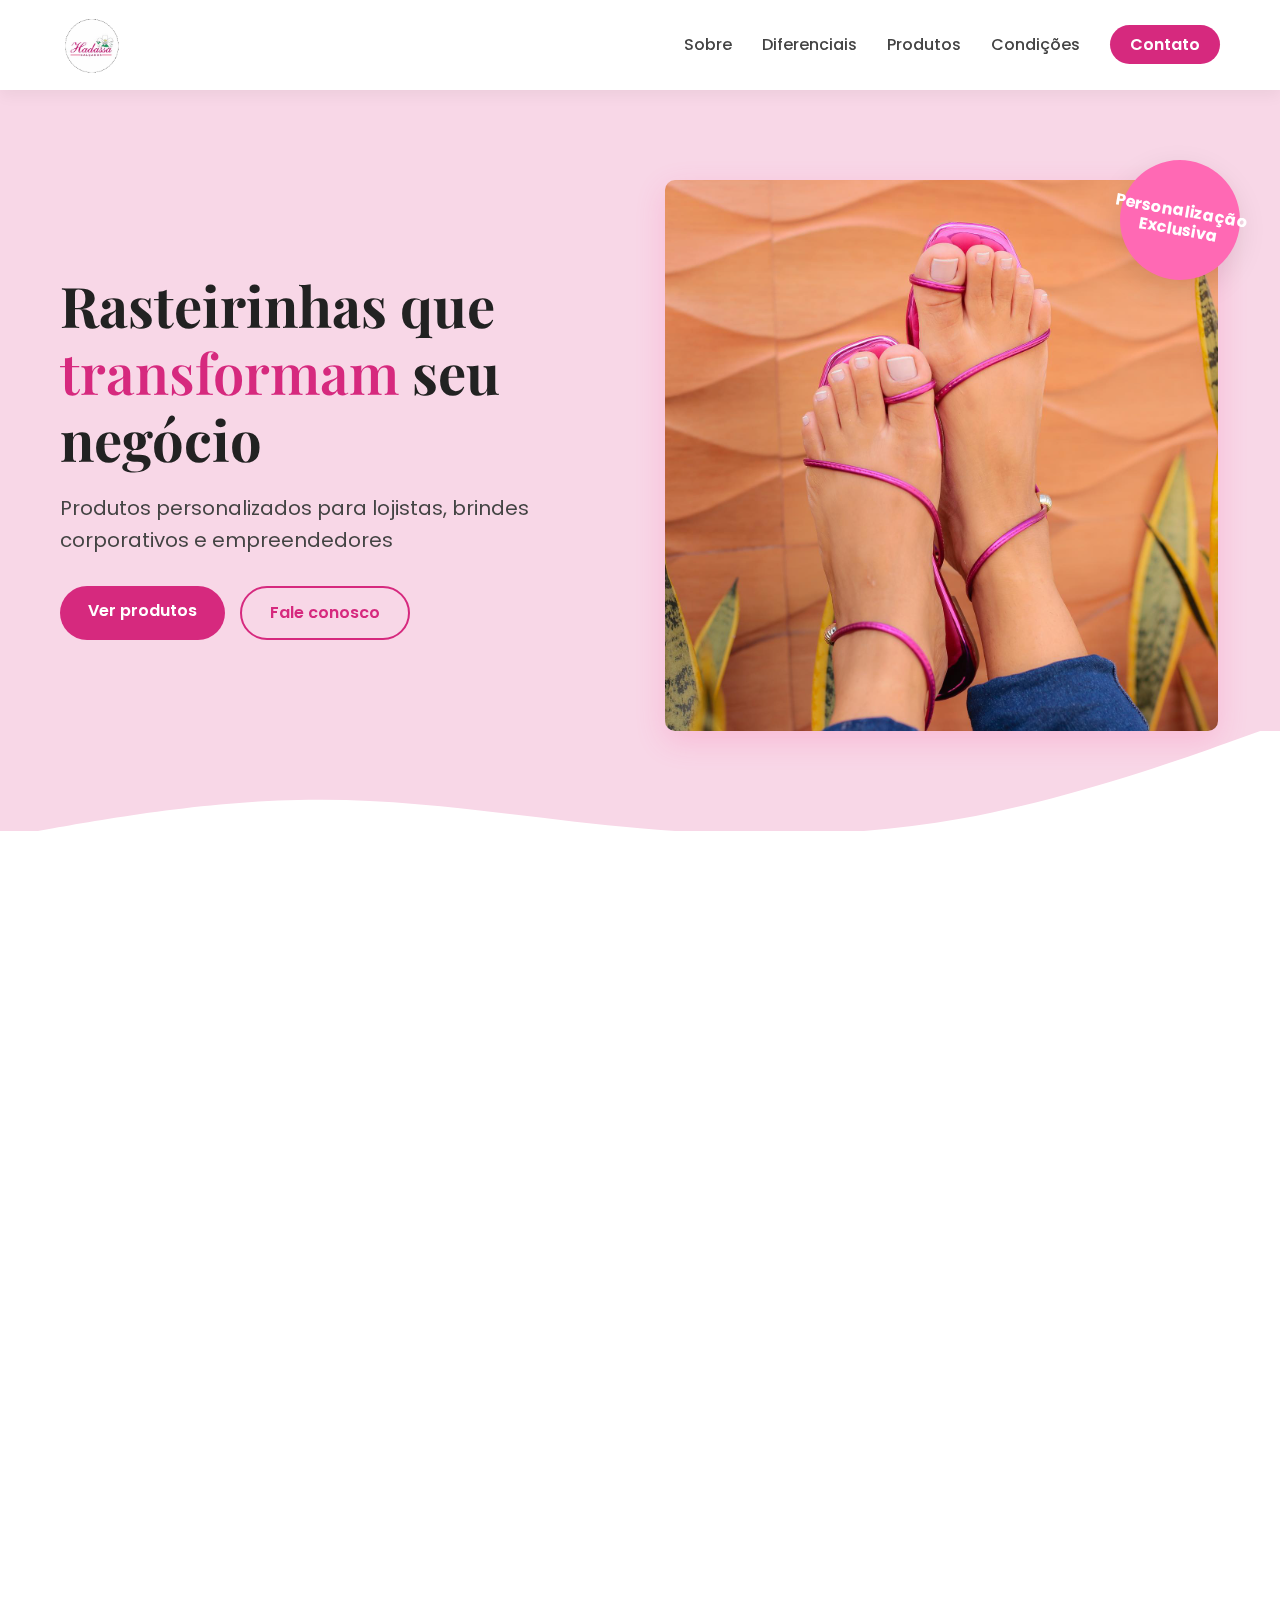
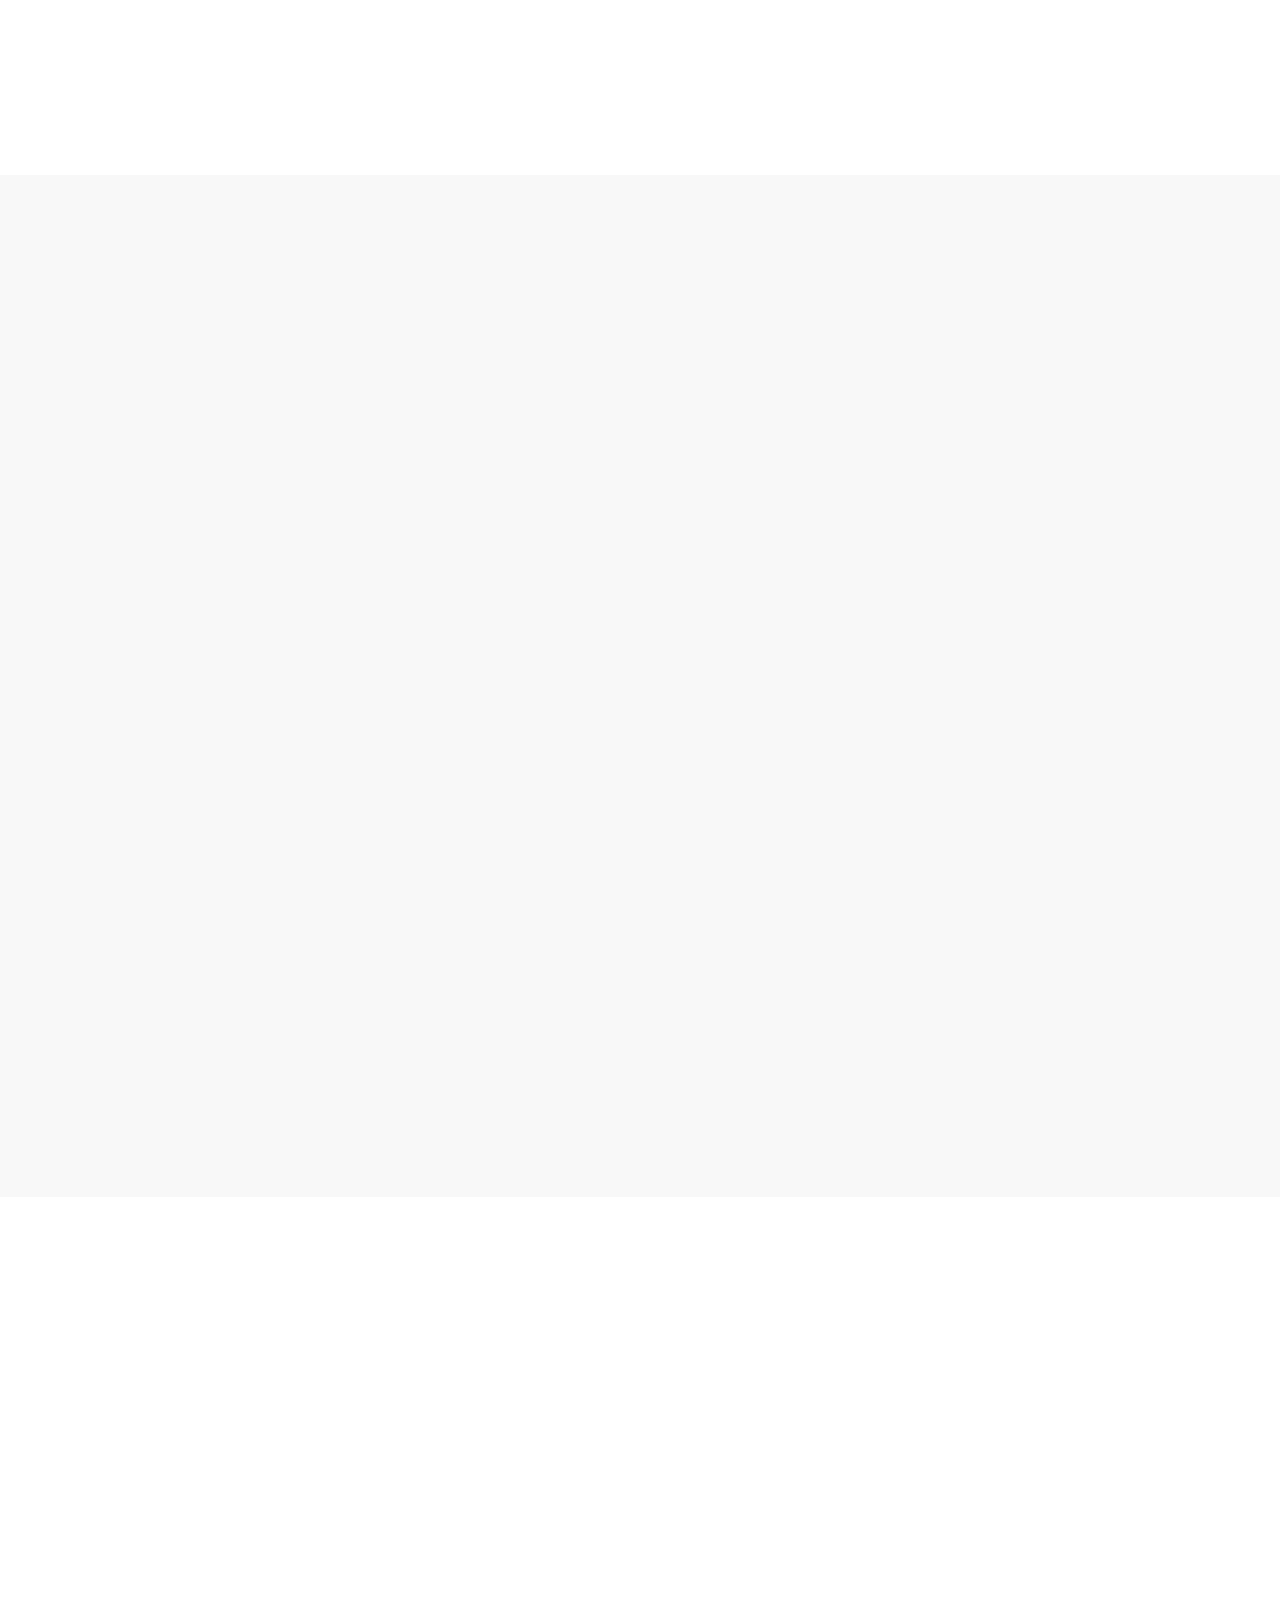
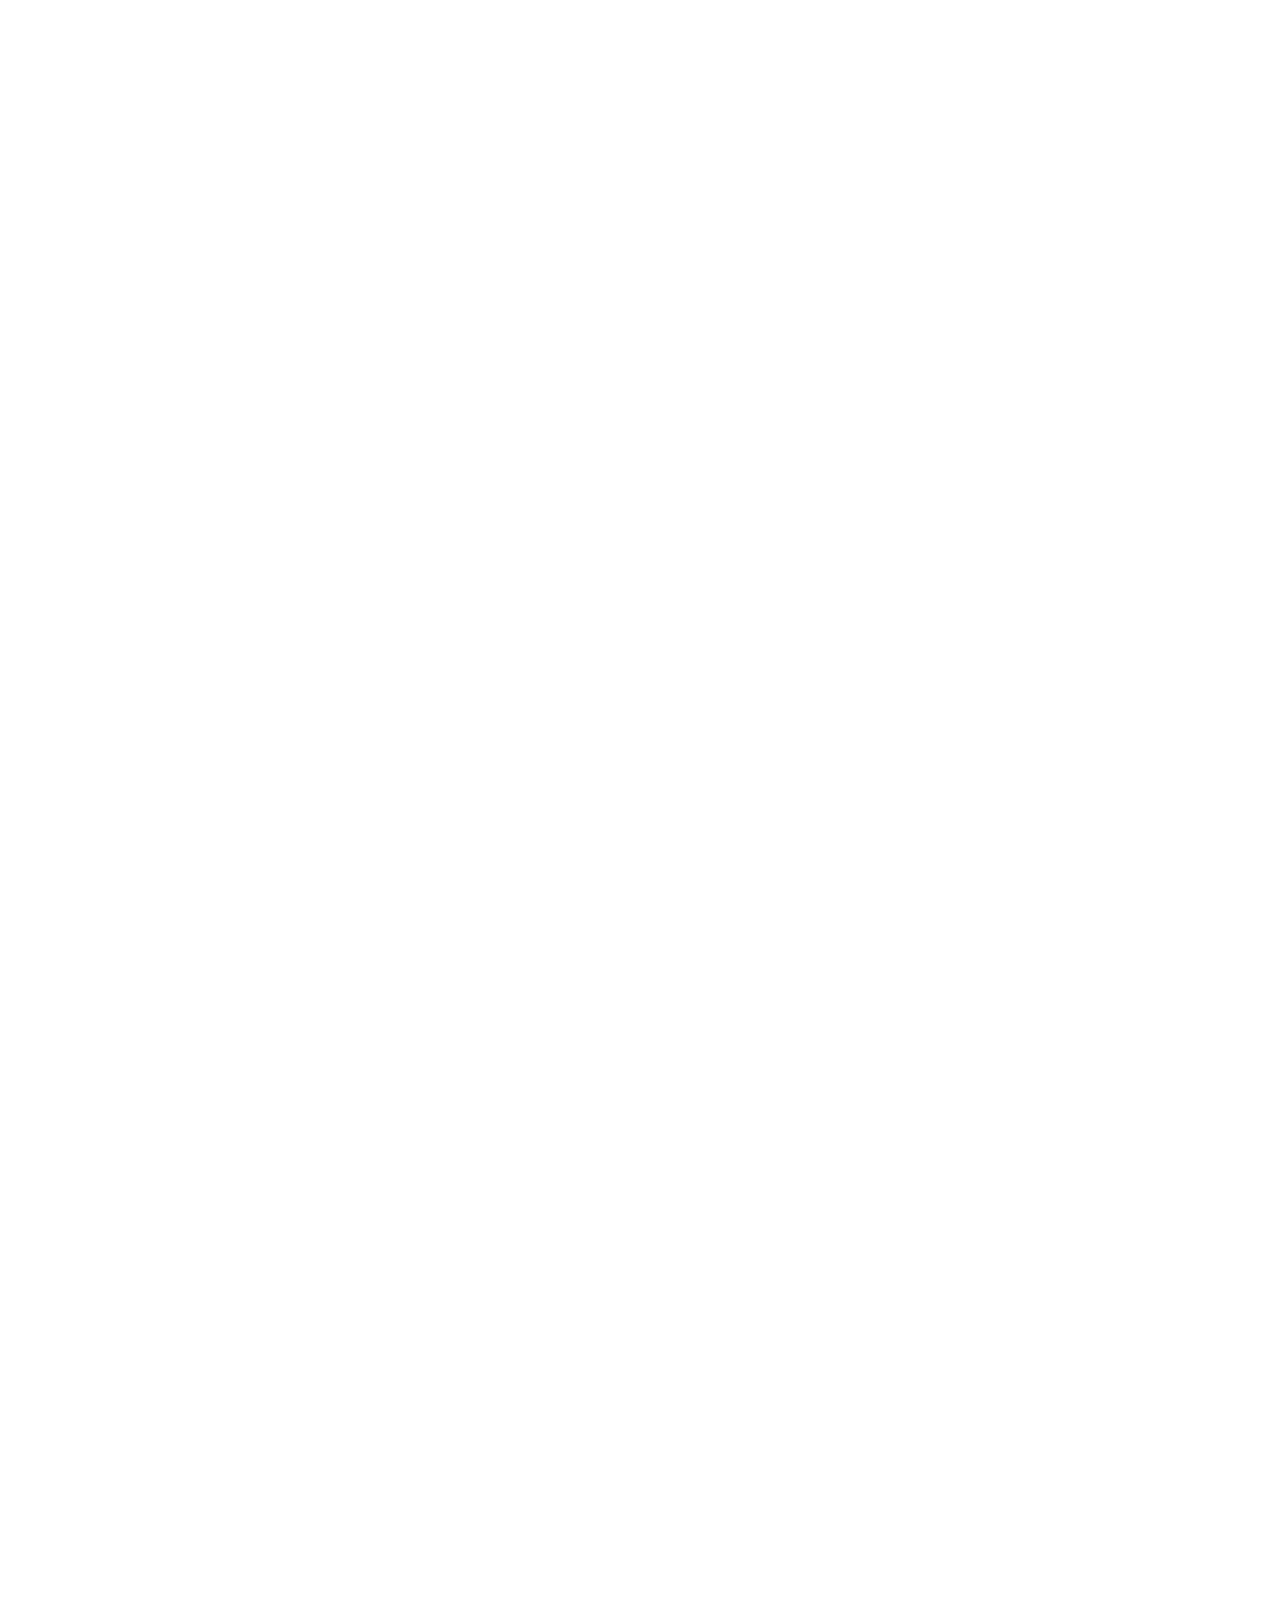
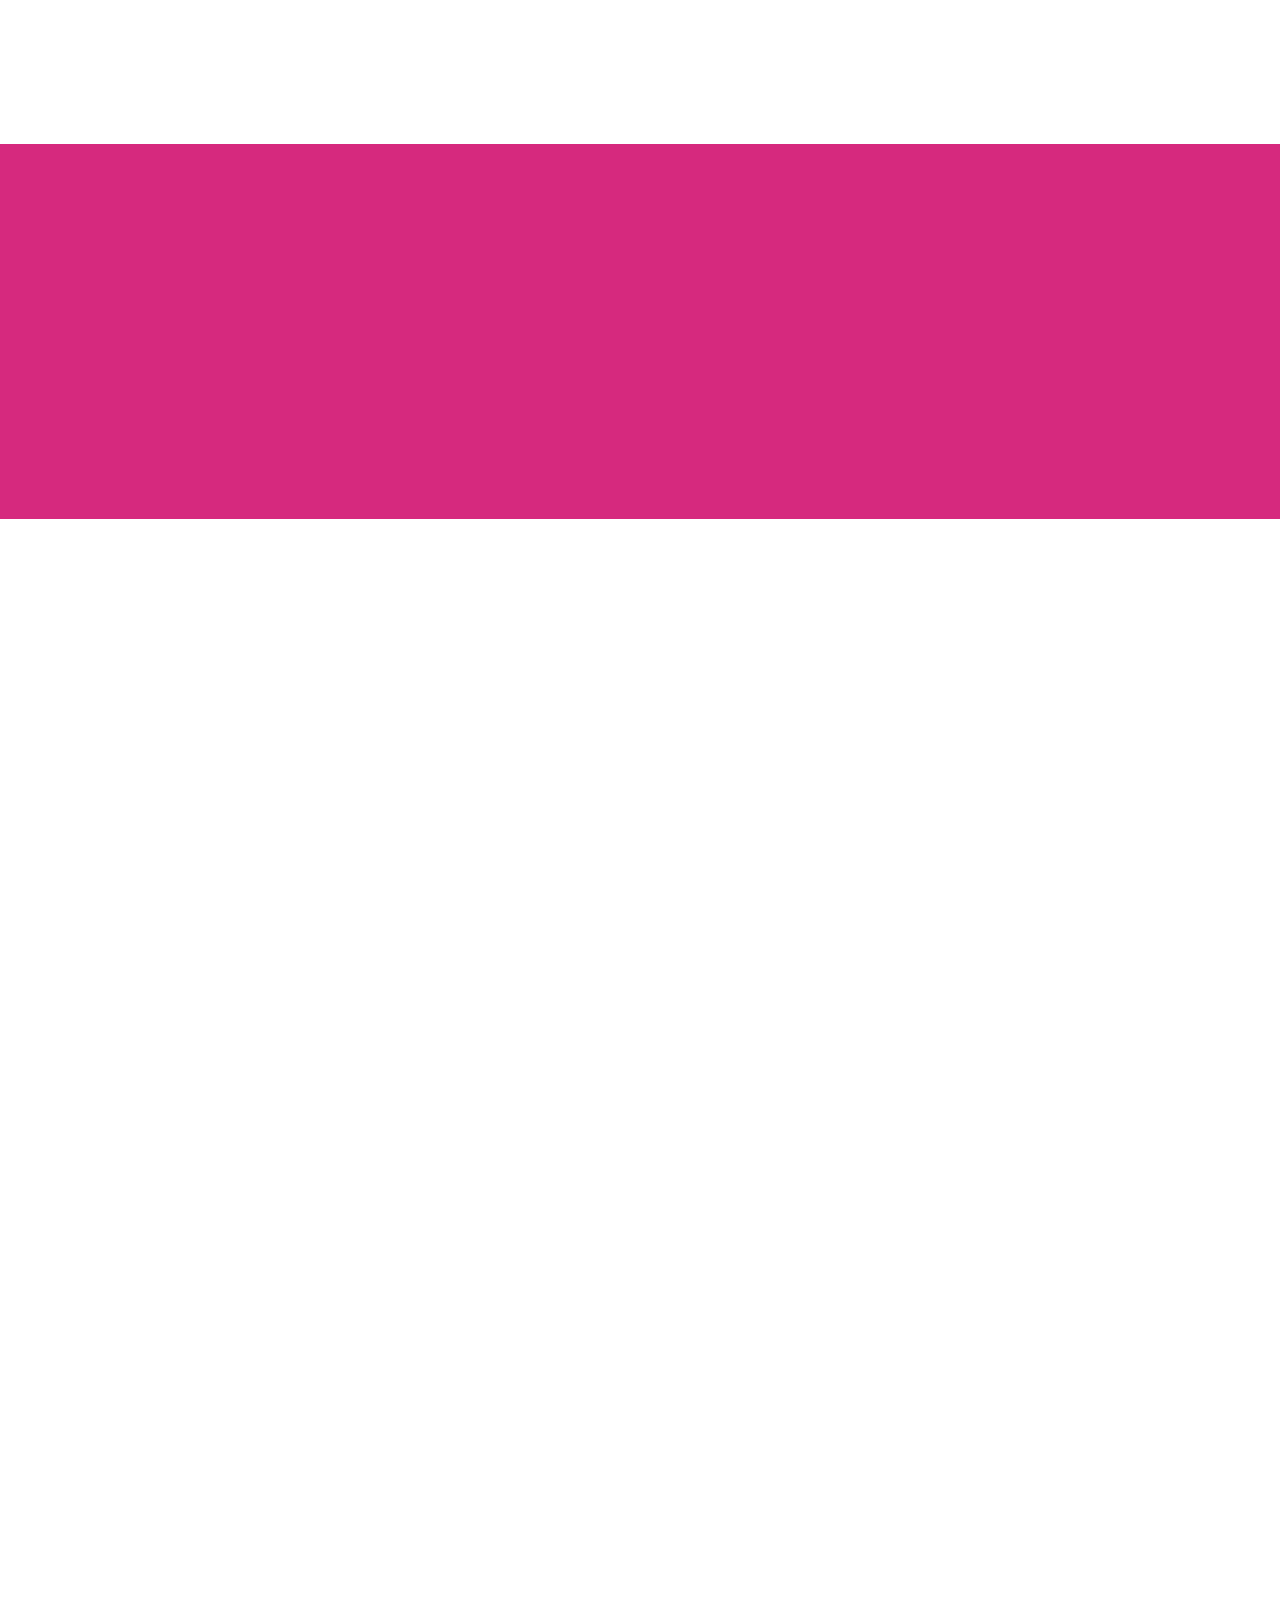
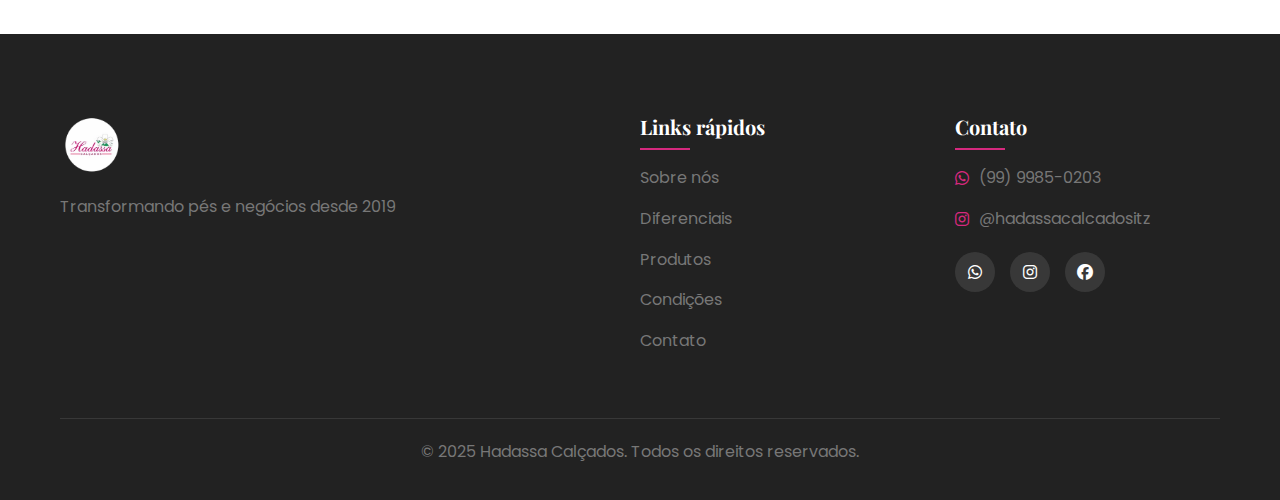
<file: index.html>
<!DOCTYPE html>
<html lang="pt-BR">
<head>
    <meta charset="UTF-8">
    <meta name="viewport" content="width=device-width, initial-scale=1.0">
    <title>Hadassa Calçados | Rasteirinhas Personalizadas</title>
    <link rel="preconnect" href="https://fonts.googleapis.com">
    <link rel="preconnect" href="https://fonts.gstatic.com" crossorigin>
    <link href="https://fonts.googleapis.com/css2?family=Playfair+Display:wght@400;500;600;700&family=Poppins:wght@300;400;500;600;700&display=swap" rel="stylesheet">
    <link rel="stylesheet" href="https://cdnjs.cloudflare.com/ajax/libs/font-awesome/6.4.0/css/all.min.css">
    <link rel="stylesheet" href="https://unpkg.com/aos@next/dist/aos.css" />
    <link rel="stylesheet" href="styles.css">
<!-- FAVICONS COMPLETOS -->
    <link rel="icon" type="image/png" sizes="16x16" href="favicon-16x16.png">
    <link rel="icon" type="image/png" sizes="32x32" href="favicon-32x32.png">
    <link rel="icon" type="image/png" sizes="48x48" href="favicon-48x48.png">
    <link rel="icon" type="image/png" sizes="64x64" href="favicon-64x64.png">
    <link rel="icon" type="image/png" sizes="128x128" href="favicon-128x128.png">
    <link rel="icon" type="image/png" sizes="256x256" href="favicon-256x256.png">
    <link rel="apple-touch-icon" href="apple-touch-icon.png">
    <link rel="icon" href="favicon.ico" type="image/x-icon">
    <style>
        /* Estilos específicos para o formulário simplificado */
        .contato-form-simples {
            background-color: #fff;
            border-radius: 10px;
            box-shadow: 0 5px 20px rgba(0,0,0,0.1);
            padding: 30px;
            max-width: 100%;
        }
        
        .contato-form-simples .form-group {
            margin-bottom: 20px;
        }
        
        .contato-form-simples label {
            display: block;
            font-family: 'Poppins', sans-serif;
            font-weight: 600;
            margin-bottom: 8px;
            color: #333;
        }
        
        .contato-form-simples input,
        .contato-form-simples textarea {
            width: 100%;
            padding: 12px 15px;
            border: 1px solid #e1e1e1;
            border-radius: 5px;
            font-family: 'Poppins', sans-serif;
            font-size: 14px;
            transition: all 0.3s ease;
        }
        
        .contato-form-simples input:focus,
        .contato-form-simples textarea:focus {
            border-color: #ff69b4;
            box-shadow: 0 0 0 2px rgba(255, 105, 180, 0.2);
            outline: none;
        }
        
        .contato-form-simples textarea {
            min-height: 120px;
            resize: vertical;
        }
        
        .contato-form-simples button {
            background-color: #ff69b4;
            color: white;
            border: none;
            border-radius: 50px;
            padding: 14px 30px;
            font-family: 'Poppins', sans-serif;
            font-weight: 600;
            font-size: 16px;
            cursor: pointer;
            transition: all 0.3s ease;
            width: 100%;
            margin-top: 10px;
        }
        
        .contato-form-simples button:hover {
            background-color: #e5509e;
            transform: translateY(-2px);
        }
    </style>
</head>
<body>
    <!-- Preloader -->
    <div class="preloader">
        <div class="loader">
            <img src="logo_transparent.png" alt="Hadassa Calçados" class="loader-logo">
            <div class="spinner"></div>
        </div>
    </div>

    <!-- Header -->
    <header class="header">
        <div class="container">
            <div class="header-inner">
                <a href="#" class="logo">
                    <img src="logo_transparent.png" alt="Hadassa Calçados">
                </a>
                <nav class="nav">
                    <ul class="nav-list">
                        <li class="nav-item"><a href="#sobre" class="nav-link">Sobre</a></li>
                        <li class="nav-item"><a href="#diferenciais" class="nav-link">Diferenciais</a></li>
                        <li class="nav-item"><a href="#produtos" class="nav-link">Produtos</a></li>
                        <li class="nav-item"><a href="#condicoes" class="nav-link">Condições</a></li>
                        <li class="nav-item"><a href="#contato" class="nav-link btn-nav">Contato</a></li>
                    </ul>
                </nav>
                <button class="menu-toggle" aria-label="Menu">
                    <span></span>
                    <span></span>
                    <span></span>
                </button>
            </div>
        </div>
    </header>

    <!-- Hero Section -->
    <section class="hero">
        <div class="container">
            <div class="hero-content" data-aos="fade-right">
                <h1 class="hero-title">Rasteirinhas que <span class="highlight">transformam</span> seu negócio</h1>
                <p class="hero-subtitle">Produtos personalizados para lojistas, brindes corporativos e empreendedores</p>
                <div class="hero-buttons">
                    <a href="#produtos" class="btn btn-primary">Ver produtos</a>
                    <a href="#contato" class="btn btn-outline">Fale conosco</a>
                </div>
            </div>
            <div class="hero-image" data-aos="fade-left">
                <img src="images/rasteirinha_rosa_topo.png" alt="Rasteirinhas Hadassa" class="hero-img" style="border-radius: 10px;">
                <div class="hero-badge" style="background-color: #ff69b4; color: white;">
                    <span>Personalização</span>
                    <span>Exclusiva</span>
                </div>
            </div>
        </div>
        <div class="hero-shape"></div>
    </section>

    <!-- Sobre Section -->
    <section id="sobre" class="section section-sobre">
        <div class="container">
            <div class="section-header" data-aos="fade-up">
                <span class="section-subtitle">Quem somos</span>
                <h2 class="section-title">Expertise em rasteirinhas desde 2019</h2>
                <p class="section-description">Somos uma fábrica especializada em calçados femininos que une qualidade, design e personalização para impulsionar seu negócio.</p>
            </div>
            <div class="sobre-content">
                <div class="sobre-image" data-aos="fade-right">
                    <img src="images/rasteirinha_preta.png" alt="Sandálias Hadassa" class="sobre-img" style="border-radius: 10px;">
                    <div class="sobre-experience">
                        <span class="number">5+</span>
                        <span class="text">Anos de experiência</span>
                    </div>
                </div>
                <div class="sobre-text" data-aos="fade-left">
                    <h3 class="sobre-heading">Por que escolher a Hadassa Calçados?</h3>
                    <p>Nascemos da paixão por criar calçados que combinam conforto, beleza e personalidade. Nossa missão é oferecer produtos que não apenas encantem os pés, mas também impulsionem o sucesso do seu negócio.</p>
                    
                    <div class="features">
                        <div class="feature-item">
                            <div class="feature-icon">
                                <i class="fas fa-check-circle"></i>
                            </div>
                            <div class="feature-text">
                                <h4>Produção própria</h4>
                                <p>Controle total de qualidade em todas as etapas</p>
                            </div>
                        </div>
                        <div class="feature-item">
                            <div class="feature-icon">
                                <i class="fas fa-gem"></i>
                            </div>
                            <div class="feature-text">
                                <h4>Materiais premium</h4>
                                <p>Selecionados para durabilidade e conforto</p>
                            </div>
                        </div>
                        <div class="feature-item">
                            <div class="feature-icon">
                                <i class="fas fa-truck"></i>
                            </div>
                            <div class="feature-text">
                                <h4>Entrega nacional</h4>
                                <p>Enviamos para todo o Brasil com agilidade</p>
                            </div>
                        </div>
                        <div class="feature-item">
                            <div class="feature-icon">
                                <i class="fas fa-users"></i>
                            </div>
                            <div class="feature-text">
                                <h4>Atendimento personalizado</h4>
                                <p>Suporte completo do pedido à entrega</p>
                            </div>
                        </div>
                    </div>
                    
                    <a href="#diferenciais" class="btn btn-arrow">Conheça nossos diferenciais <i class="fas fa-arrow-right"></i></a>
                </div>
            </div>
        </div>
    </section>

    <!-- Clientes Section -->
    <section class="section section-clientes">
        <div class="container">
            <div class="section-header" data-aos="fade-up">
                <span class="section-subtitle">Público-alvo</span>
                <h2 class="section-title">Quem pode se beneficiar com nossos produtos</h2>
            </div>
            <div class="clientes-grid">
                <div class="cliente-card" data-aos="fade-up" data-aos-delay="100">
                    <div class="cliente-icon">
                        <i class="fas fa-store"></i>
                    </div>
                    <h3 class="cliente-title">Lojistas</h3>
                    <p class="cliente-desc">Aumente suas margens com produtos exclusivos que seus clientes não encontrarão em outros lugares. Diferencie-se da concorrência com rasteirinhas personalizadas com sua marca.</p>
                </div>
                <div class="cliente-card" data-aos="fade-up" data-aos-delay="200">
                    <div class="cliente-icon">
                        <i class="fas fa-gift"></i>
                    </div>
                    <h3 class="cliente-title">Empresas</h3>
                    <p class="cliente-desc">Surpreenda clientes e colaboradoras com brindes corporativos úteis e memoráveis. Rasteirinhas personalizadas com sua logo são presentes que serão usados e lembrados.</p>
                </div>
                <div class="cliente-card" data-aos="fade-up" data-aos-delay="300">
                    <div class="cliente-icon">
                        <i class="fas fa-rocket"></i>
                    </div>
                    <h3 class="cliente-title">Empreendedores</h3>
                    <p class="cliente-desc">Inicie seu negócio com um produto diferenciado e de alta margem. Nosso pedido mínimo acessível permite que você comece com investimento reduzido e escale conforme seu crescimento.</p>
                </div>
            </div>
            <div class="clientes-cta" data-aos="fade-up">
                <p class="cta-text">Quer se destacar no mercado de calçados?</p>
                <a href="#contato" class="btn btn-primary">Seja nosso parceiro</a>
            </div>
        </div>
    </section>

    <!-- Diferenciais Section -->
    <section id="diferenciais" class="section section-diferenciais">
        <div class="container">
            <div class="section-header" data-aos="fade-up">
                <span class="section-subtitle">Nossos diferenciais</span>
                <h2 class="section-title">O que nos torna únicos no mercado</h2>
            </div>
            <div class="diferenciais-content">
                <div class="diferenciais-image" data-aos="fade-right">
                    <img src="images/rasteirinha_colorida.png" alt="Diferenciais Hadassa" class="diferenciais-img" style="border-radius: 10px;">
                </div>
                <div class="diferenciais-list" data-aos="fade-left">
                    <div class="diferencial-item">
                        <div class="diferencial-number">01</div>
                        <div class="diferencial-text">
                            <h3>Personalização completa</h3>
                            <p>Você escolhe o material, design e aplicação da sua logo. Criamos exatamente o que você imagina para sua marca brilhar.</p>
                        </div>
                    </div>
                    <div class="diferencial-item">
                        <div class="diferencial-number">02</div>
                        <div class="diferencial-text">
                            <h3>Qualidade superior</h3>
                            <p>Utilizamos materiais selecionados e processos artesanais que garantem durabilidade e conforto excepcionais em cada par.</p>
                        </div>
                    </div>
                    <div class="diferencial-item">
                        <div class="diferencial-number">03</div>
                        <div class="diferencial-text">
                            <h3>Pedido mínimo acessível</h3>
                            <p>Comece com apenas 15 pares e teste o potencial do produto antes de fazer grandes investimentos.</p>
                        </div>
                    </div>
                    <div class="diferencial-item">
                        <div class="diferencial-number">04</div>
                        <div class="diferencial-text">
                            <h3>Consultoria de vendas</h3>
                            <p>Oferecemos dicas e estratégias para maximizar suas vendas e rentabilidade com nossos produtos.</p>
                        </div>
                    </div>
                </div>
            </div>
            <div class="diferenciais-testimonial" data-aos="fade-up">
                <div class="testimonial-content">
                    <div class="testimonial-icon">
                        <i class="fas fa-quote-left"></i>
                    </div>
                    <p class="testimonial-text">A personalização das rasteirinhas Hadassa transformou minha loja. Minhas clientes adoram a exclusividade e o conforto, e eu adoro as margens de lucro!</p>
                    <div class="testimonial-author">
                        <div class="author-info">
                            <h4>Ana Luiza</h4>
                            <p>Lojista em São Paulo</p>
                        </div>
                    </div>
                </div>
            </div>
        </div>
    </section>

    <!-- Produtos Section -->
    <section id="produtos" class="section section-produtos">
        <div class="container">
            <div class="section-header" data-aos="fade-up">
                <span class="section-subtitle">Nossos produtos</span>
                <h2 class="section-title">Rasteirinhas que encantam e vendem</h2>
                <p class="section-description">Conheça nossa linha de produtos que combina estilo, conforto e personalização para seu negócio.</p>
            </div>
            <div class="produtos-grid">
                <div class="produto-card" data-aos="fade-up" data-aos-delay="100">
                    <div class="produto-image">
                        <img src="images/rasteirinha_trancada_marrom.png" alt="Rasteirinhas Clássicas" class="produto-img" style="border-radius: 10px;">
                        <div class="produto-overlay">
                            <a href="#contato" class="btn btn-sm">Solicitar</a>
                        </div>
                    </div>
                    <div class="produto-info">
                        <h3 class="produto-title">Rasteirinhas Clássicas</h3>
                        <p class="produto-desc">Modelos atemporais que combinam com qualquer look. Perfeitas para o dia a dia com conforto e estilo.</p>
                    </div>
                </div>
                <div class="produto-card" data-aos="fade-up" data-aos-delay="200">
                    <div class="produto-image">
                        <img src="images/rasteirinha_preta_laco.png" alt="Sandálias Anatômicas" class="produto-img" style="border-radius: 10px;">
                        <div class="produto-overlay">
                            <a href="#contato" class="btn btn-sm">Solicitar</a>
                        </div>
                    </div>
                    <div class="produto-info">
                        <h3 class="produto-title">Sandálias Anatômicas</h3>
                        <p class="produto-desc">Com solado moldado para maior conforto. Ideais para quem busca bem-estar sem abrir mão do estilo.</p>
                    </div>
                </div>
                <div class="produto-card" data-aos="fade-up" data-aos-delay="300">
                    <div class="produto-image">
                        <img src="images/rasteirinha_dourada.png" alt="Modelos Trançados" class="produto-img" style="border-radius: 10px;">
                        <div class="produto-overlay">
                            <a href="#contato" class="btn btn-sm">Solicitar</a>
                        </div>
                    </div>
                    <div class="produto-info">
                        <h3 class="produto-title">Modelos Trançados</h3>
                        <p class="produto-desc">Design diferenciado com tiras entrelaçadas. Um toque de sofisticação para looks especiais.</p>
                    </div>
                </div>
                <div class="produto-card" data-aos="fade-up" data-aos-delay="400">
                    <div class="produto-image">
                        <img src="images/rasteirinha_trancada_marrom2.png" alt="Linha Corporativa" class="produto-img" style="border-radius: 10px;">
                        <div class="produto-overlay">
                            <a href="#contato" class="btn btn-sm">Solicitar</a>
                        </div>
                    </div>
                    <div class="produto-info">
                        <h3 class="produto-title">Linha Corporativa</h3>
                        <p class="produto-desc">Desenvolvidas especialmente para brindes empresariais com sua logo em destaque.</p>
                    </div>
                </div>
            </div>
        </div>
    </section>

    <!-- CTA Section -->
    <section class="section section-cta">
        <div class="container">
            <div class="cta-content" data-aos="fade-up">
                <h2 class="cta-title">Pronto para transformar seu negócio?</h2>
                <p class="cta-text">Tenha produtos exclusivos que seus clientes vão adorar e que trarão resultados para sua empresa.</p>
                <a href="#contato" class="btn btn-light">Solicite um orçamento</a>
            </div>
        </div>
    </section>

    <!-- Contato Section -->
    <section id="contato" class="section section-contato">
        <div class="container">
            <div class="section-header" data-aos="fade-up">
                <span class="section-subtitle">Fale conosco</span>
                <h2 class="section-title">Vamos crescer juntos</h2>
                <p class="section-description">Entre em contato e descubra como podemos impulsionar seu negócio com nossas rasteirinhas personalizadas.</p>
            </div>
            <div class="contato-content">
                <div class="contato-info" data-aos="fade-right">
                    <div class="contato-card">
                        <div class="contato-icon">
                            <i class="fab fa-whatsapp"></i>
                        </div>
                        <div class="contato-text">
                            <h3>WhatsApp</h3>
                            <p>(99) 9985-0203</p>
                            <a href="https://wa.me/5599985020369" class="btn btn-sm" target="_blank">Enviar mensagem</a>
                        </div>
                    </div>
                    <div class="contato-card">
                        <div class="contato-icon">
                            <i class="fab fa-instagram"></i>
                        </div>
                        <div class="contato-text">
                            <h3>Instagram</h3>
                            <p>@hadassacalcadositz</p>
                            <a href="https://www.instagram.com/hadassacalcadositz/" class="btn btn-sm" target="_blank">Seguir</a>
                        </div>
                    </div>
                    <div class="contato-card">
                        <div class="contato-icon">
                            <i class="far fa-clock"></i>
                        </div>
                        <div class="contato-text">
                            <h3>Horário de atendimento</h3>
                            <p>Segunda a sexta: 8h às 18h</p>
                            <p>Sábado: 8h às 12h</p>
                        </div>
                    </div>
                </div>
                <div class="contato-form-container" data-aos="fade-left">
                    <!-- Formulário Simplificado mas Estilizado -->
                    <form class="contato-form-simples" action="netlify" method="POST">
                        <div class="form-group">
                            <label for="name">Nome completo</label>
                            <input type="text" id="name" name="name" placeholder="Seu nome completo" required>
                        </div>
                        
                        <div class="form-group">
                            <label for="email">Email</label>
                            <input type="email" id="email" name="email" placeholder="Seu email" required>
                        </div>
                        
                        <div class="form-group">
                            <label for="phone">Telefone/WhatsApp</label>
                            <input type="tel" id="phone" name="phone" placeholder="(00) 00000-0000" required>
                        </div>
                        
                        <div class="form-group">
                            <label for="message">Mensagem</label>
                            <textarea id="message" name="message" placeholder="Como podemos ajudar?" required></textarea>
                        </div>
                        
                        <button type="submit">Enviar mensagem</button>
                    </form>
                </div>
            </div>
        </div>
    </section>

    <!-- Footer -->
    <footer class="footer">
        <div class="container">
            <div class="footer-content">
                <div class="footer-logo">
                    <img src="logo_transparent.png" alt="Hadassa Calçados">
                    <p>Transformando pés e negócios desde 2019</p>
                </div>
                <div class="footer-links">
                    <h3>Links rápidos</h3>
                    <ul>
                        <li><a href="#sobre">Sobre nós</a></li>
                        <li><a href="#diferenciais">Diferenciais</a></li>
                        <li><a href="#produtos">Produtos</a></li>
                        <li><a href="#condicoes">Condições</a></li>
                        <li><a href="#contato">Contato</a></li>
                    </ul>
                </div>
                <div class="footer-contact">
                    <h3>Contato</h3>
                    <p><i class="fab fa-whatsapp"></i> (99) 9985-0203</p>
                    <p><i class="fab fa-instagram"></i> @hadassacalcadositz</p>
                    <div class="social-links">
                        <a href="https://wa.me/5599985020369" target="_blank"><i class="fab fa-whatsapp"></i></a>
                        <a href="https://www.instagram.com/hadassacalcadositz/" target="_blank"><i class="fab fa-instagram"></i></a>
                        <a href="#" target="_blank"><i class="fab fa-facebook"></i></a>
                    </div>
                </div>
            </div>
            <div class="footer-bottom">
                <p>&copy; 2025 Hadassa Calçados. Todos os direitos reservados.</p>
            </div>
        </div>
    </footer>

    <!-- Back to Top -->
    <a href="#" class="back-to-top">
        <i class="fas fa-chevron-up"></i>
    </a>

    <!-- Scripts -->
    <script src="https://unpkg.com/aos@next/dist/aos.js"></script>
    <script src="script.js"></script>
</body>
</html>
</file>
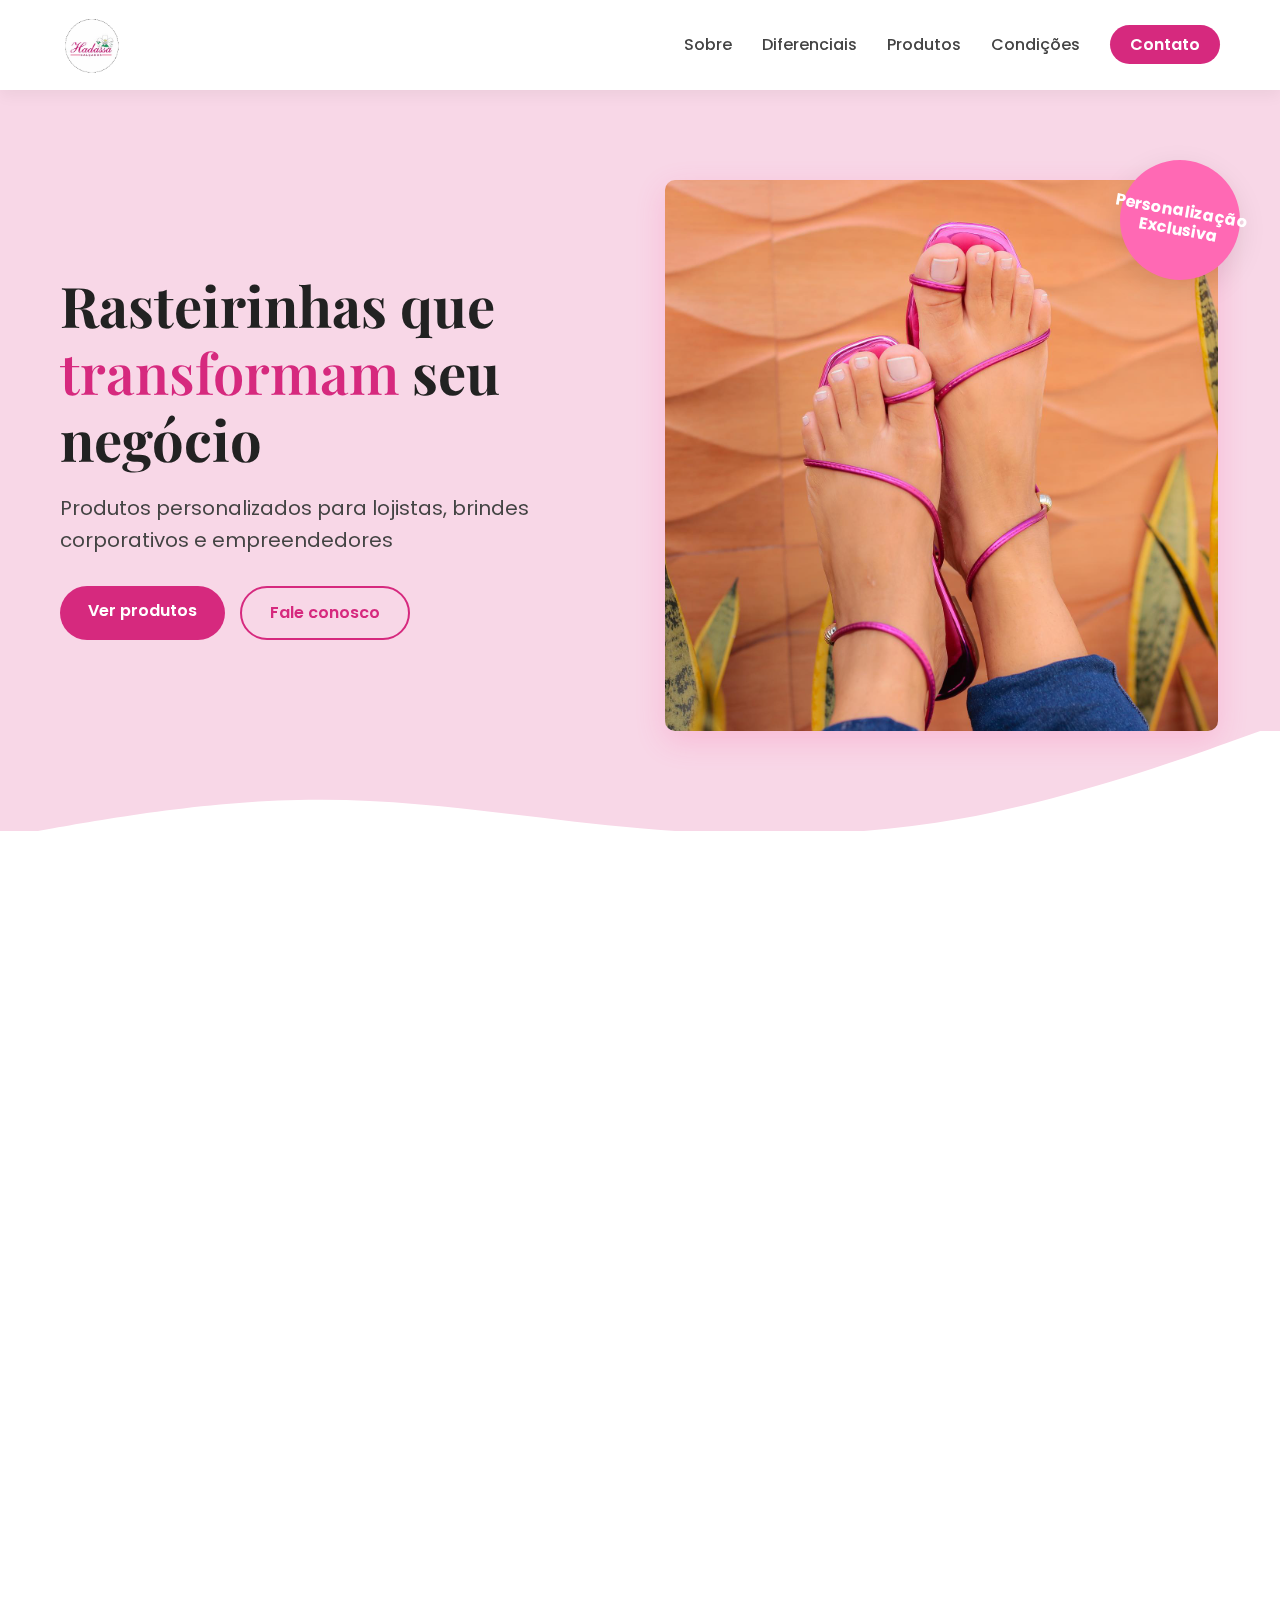
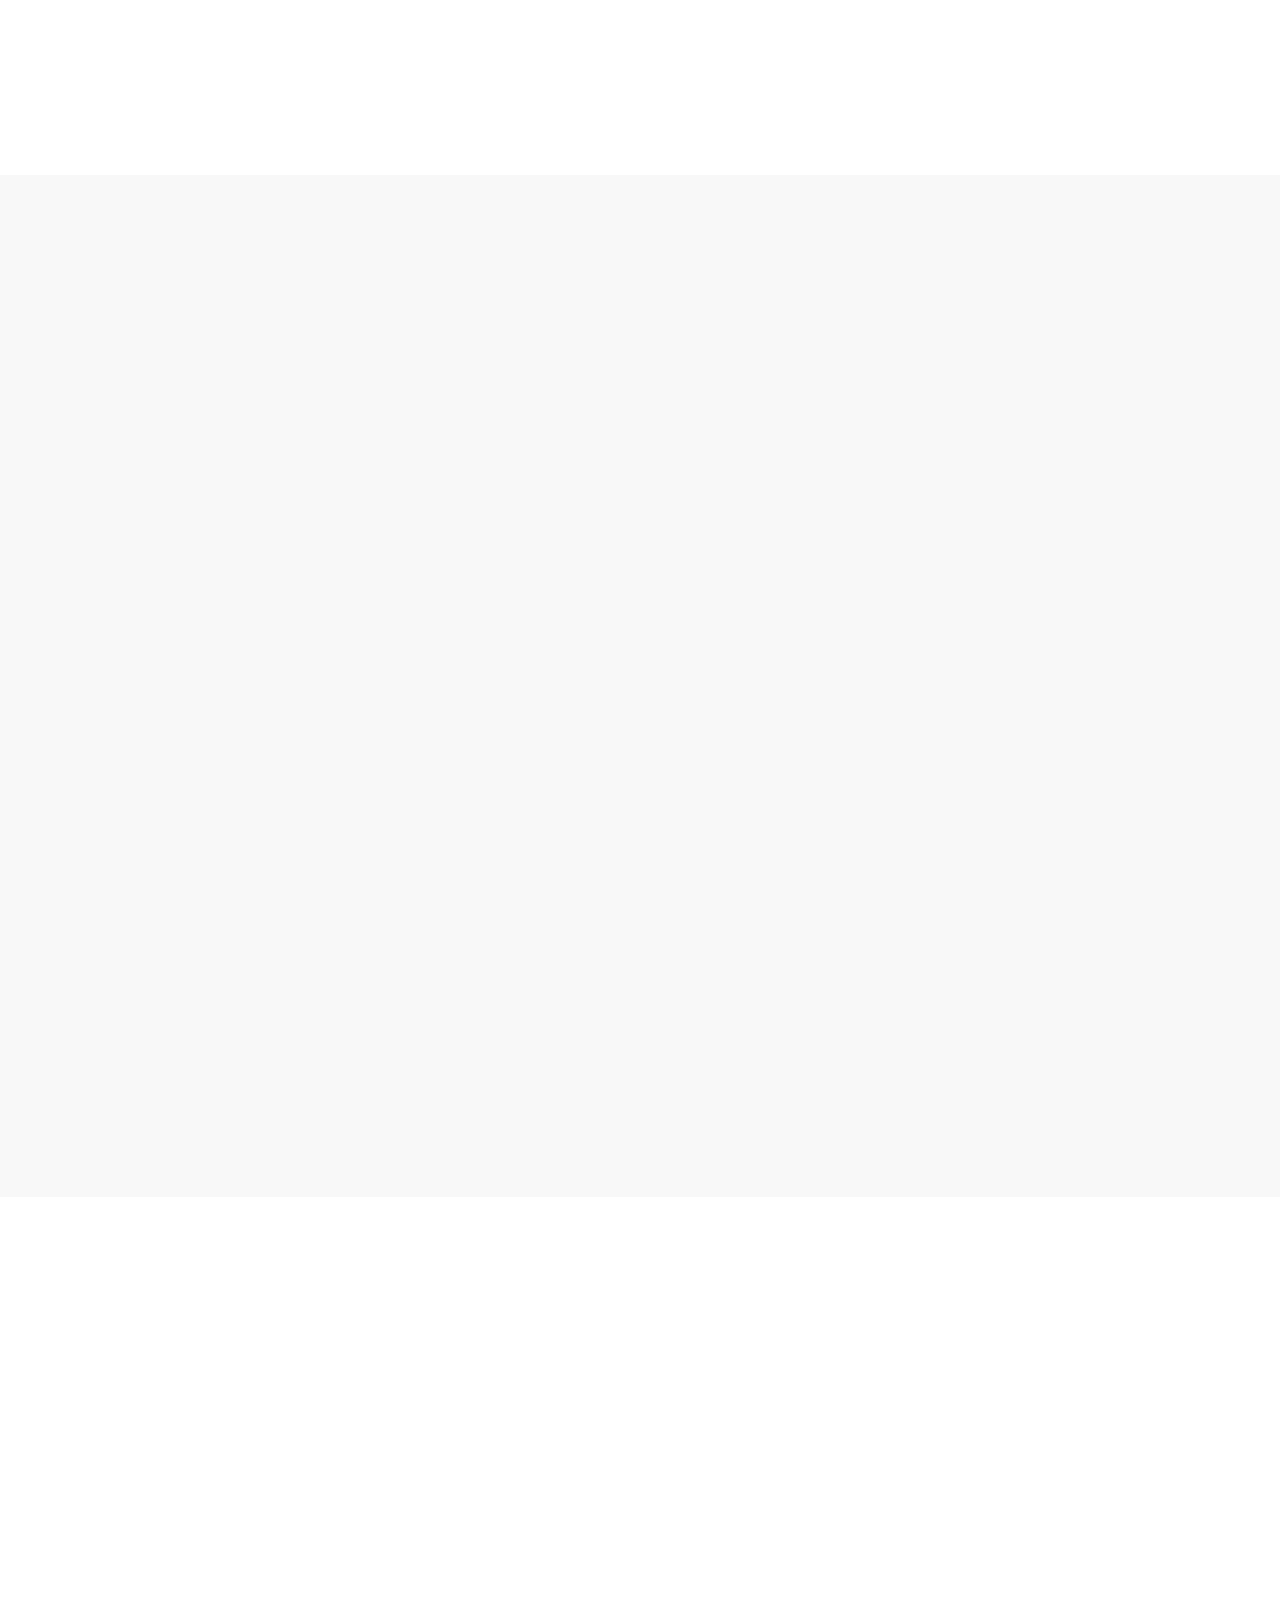
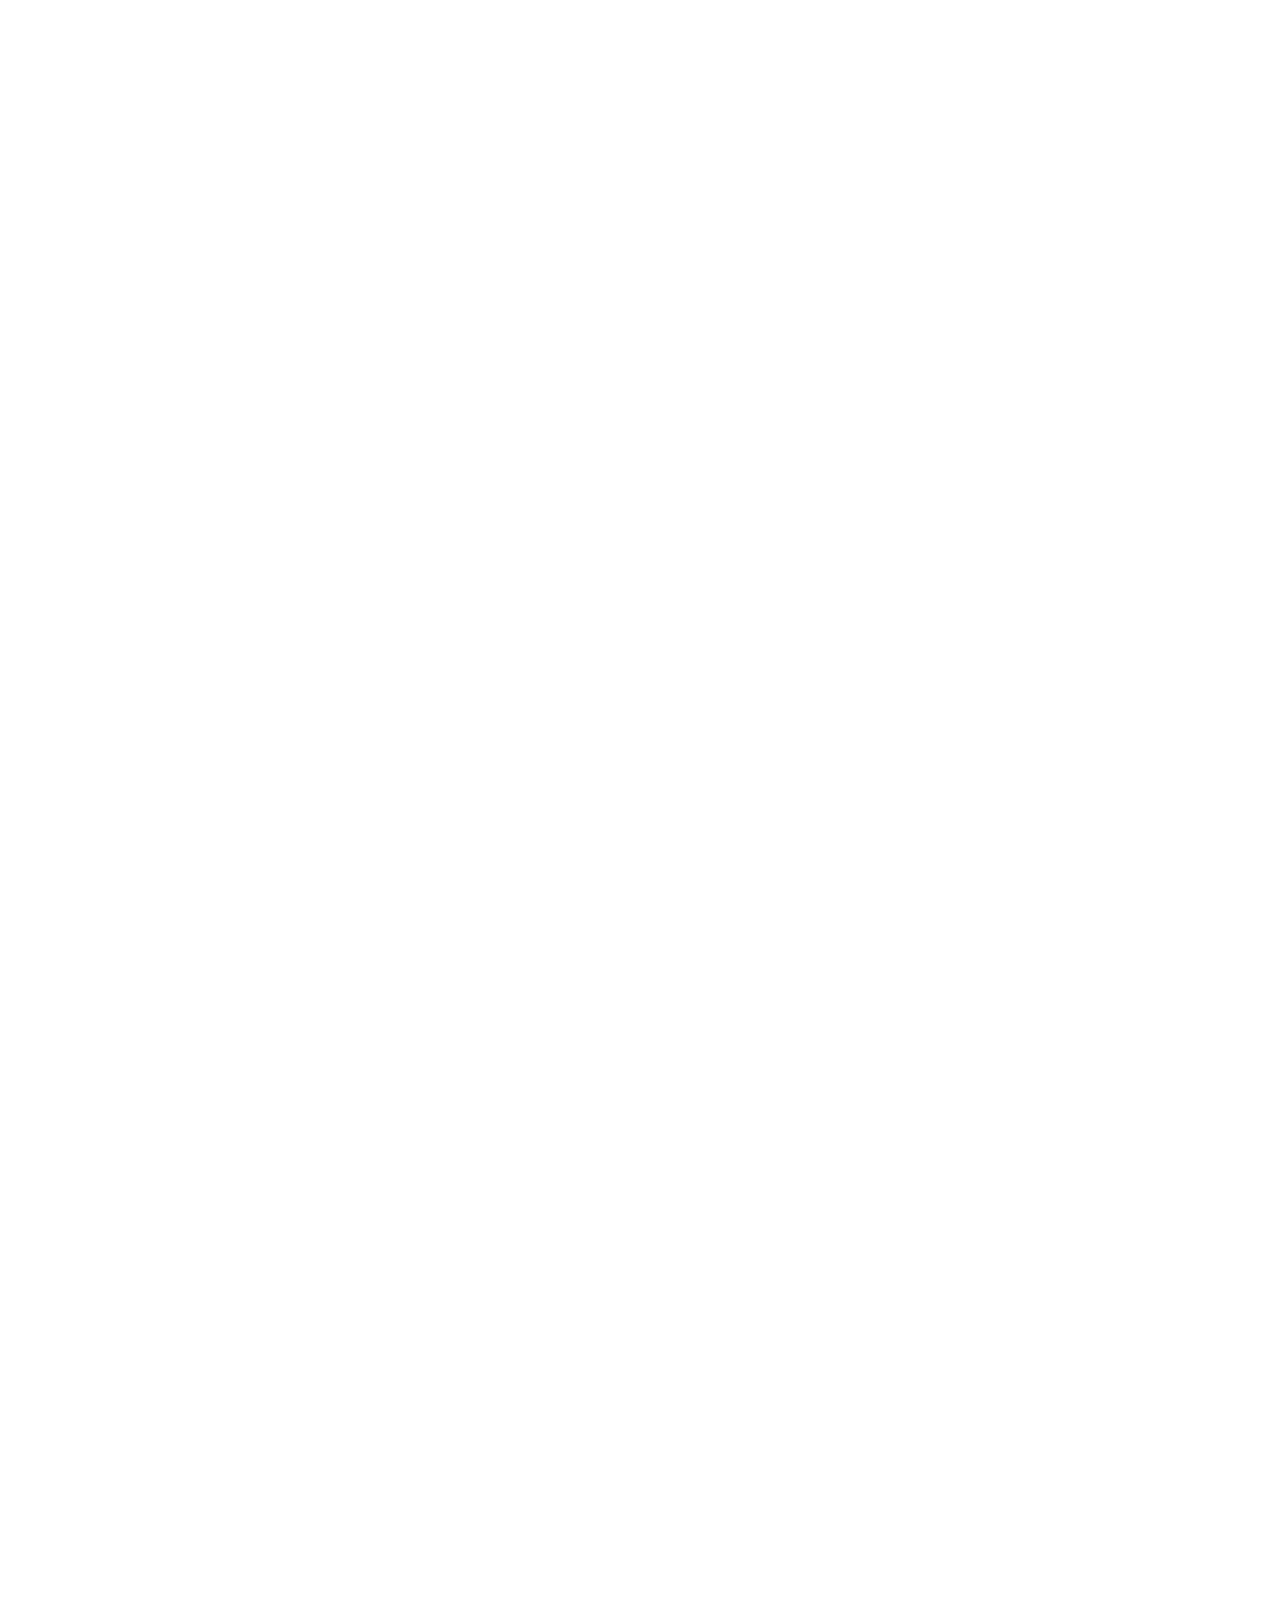
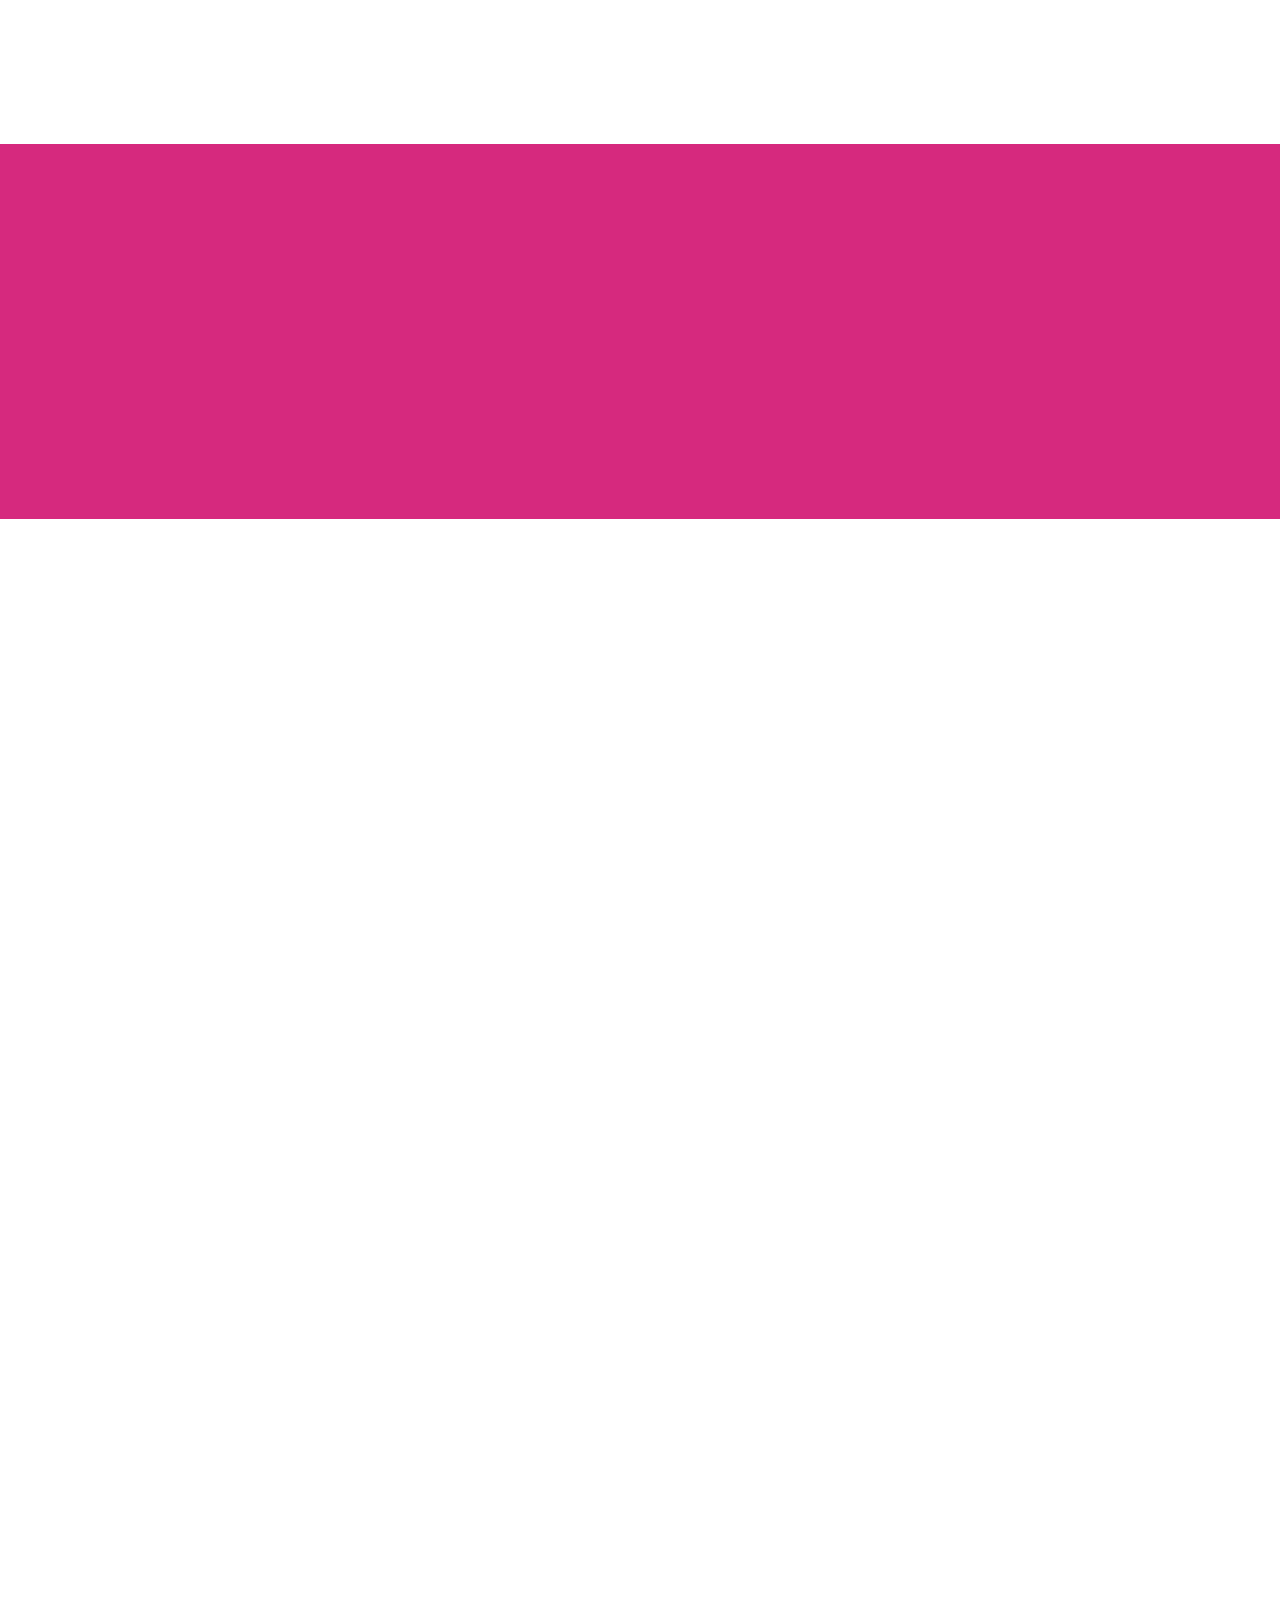
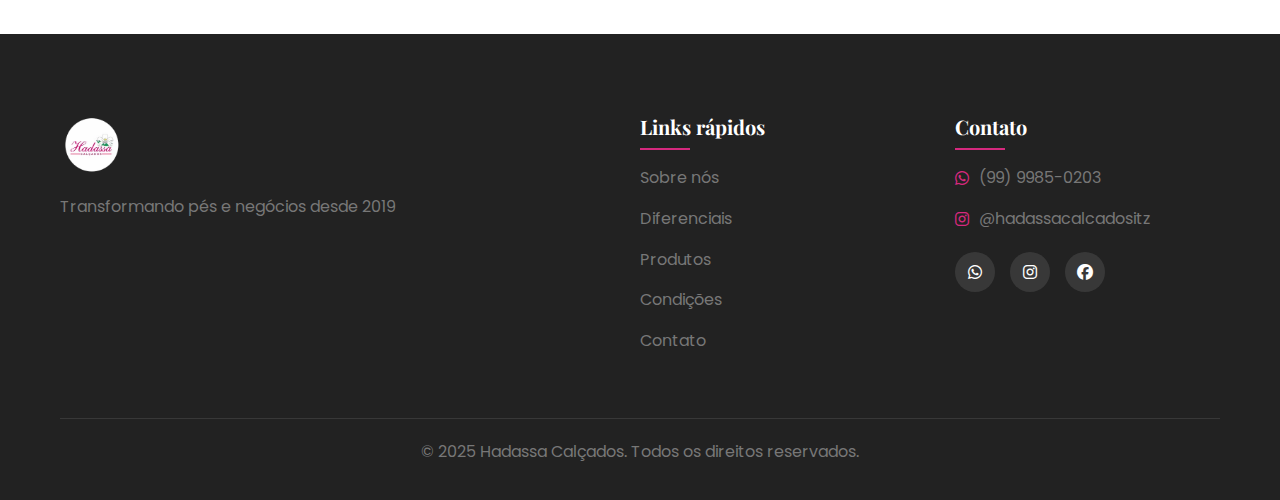
<file: index (10).html>
<!DOCTYPE html>
<html lang="pt-BR">
<head>
    <meta charset="UTF-8">
    <meta name="viewport" content="width=device-width, initial-scale=1.0">
    <title>Hadassa Calçados | Rasteirinhas Personalizadas</title>
    <link rel="preconnect" href="https://fonts.googleapis.com">
    <link rel="preconnect" href="https://fonts.gstatic.com" crossorigin>
    <link href="https://fonts.googleapis.com/css2?family=Playfair+Display:wght@400;500;600;700&family=Poppins:wght@300;400;500;600;700&display=swap" rel="stylesheet">
    <link rel="stylesheet" href="https://cdnjs.cloudflare.com/ajax/libs/font-awesome/6.4.0/css/all.min.css">
    <link rel="stylesheet" href="https://unpkg.com/aos@next/dist/aos.css" />
    <link rel="stylesheet" href="styles.css">
<!-- FAVICONS COMPLETOS -->
    <link rel="icon" type="image/png" sizes="16x16" href="favicon-16x16.png">
    <link rel="icon" type="image/png" sizes="32x32" href="favicon-32x32.png">
    <link rel="icon" type="image/png" sizes="48x48" href="favicon-48x48.png">
    <link rel="icon" type="image/png" sizes="64x64" href="favicon-64x64.png">
    <link rel="icon" type="image/png" sizes="128x128" href="favicon-128x128.png">
    <link rel="icon" type="image/png" sizes="256x256" href="favicon-256x256.png">
    <link rel="apple-touch-icon" href="apple-touch-icon.png">
    <link rel="icon" href="favicon.ico" type="image/x-icon">
    <style>
        /* Estilos específicos para o formulário simplificado */
        .contato-form-simples {
            background-color: #fff;
            border-radius: 10px;
            box-shadow: 0 5px 20px rgba(0,0,0,0.1);
            padding: 30px;
            max-width: 100%;
        }
        
        .contato-form-simples .form-group {
            margin-bottom: 20px;
        }
        
        .contato-form-simples label {
            display: block;
            font-family: 'Poppins', sans-serif;
            font-weight: 600;
            margin-bottom: 8px;
            color: #333;
        }
        
        .contato-form-simples input,
        .contato-form-simples textarea {
            width: 100%;
            padding: 12px 15px;
            border: 1px solid #e1e1e1;
            border-radius: 5px;
            font-family: 'Poppins', sans-serif;
            font-size: 14px;
            transition: all 0.3s ease;
        }
        
        .contato-form-simples input:focus,
        .contato-form-simples textarea:focus {
            border-color: #ff69b4;
            box-shadow: 0 0 0 2px rgba(255, 105, 180, 0.2);
            outline: none;
        }
        
        .contato-form-simples textarea {
            min-height: 120px;
            resize: vertical;
        }
        
        .contato-form-simples button {
            background-color: #ff69b4;
            color: white;
            border: none;
            border-radius: 50px;
            padding: 14px 30px;
            font-family: 'Poppins', sans-serif;
            font-weight: 600;
            font-size: 16px;
            cursor: pointer;
            transition: all 0.3s ease;
            width: 100%;
            margin-top: 10px;
        }
        
        .contato-form-simples button:hover {
            background-color: #e5509e;
            transform: translateY(-2px);
        }
    </style>
</head>
<body>
    <!-- Preloader -->
    <div class="preloader">
        <div class="loader">
            <img src="logo_transparent.png" alt="Hadassa Calçados" class="loader-logo">
            <div class="spinner"></div>
        </div>
    </div>

    <!-- Header -->
    <header class="header">
        <div class="container">
            <div class="header-inner">
                <a href="#" class="logo">
                    <img src="logo_transparent.png" alt="Hadassa Calçados">
                </a>
                <nav class="nav">
                    <ul class="nav-list">
                        <li class="nav-item"><a href="#sobre" class="nav-link">Sobre</a></li>
                        <li class="nav-item"><a href="#diferenciais" class="nav-link">Diferenciais</a></li>
                        <li class="nav-item"><a href="#produtos" class="nav-link">Produtos</a></li>
                        <li class="nav-item"><a href="#condicoes" class="nav-link">Condições</a></li>
                        <li class="nav-item"><a href="#contato" class="nav-link btn-nav">Contato</a></li>
                    </ul>
                </nav>
                <button class="menu-toggle" aria-label="Menu">
                    <span></span>
                    <span></span>
                    <span></span>
                </button>
            </div>
        </div>
    </header>

    <!-- Hero Section -->
    <section class="hero">
        <div class="container">
            <div class="hero-content" data-aos="fade-right">
                <h1 class="hero-title">Rasteirinhas que <span class="highlight">transformam</span> seu negócio</h1>
                <p class="hero-subtitle">Produtos personalizados para lojistas, brindes corporativos e empreendedores</p>
                <div class="hero-buttons">
                    <a href="#produtos" class="btn btn-primary">Ver produtos</a>
                    <a href="#contato" class="btn btn-outline">Fale conosco</a>
                </div>
            </div>
            <div class="hero-image" data-aos="fade-left">
                <img src="images/rasteirinha_rosa_topo.png" alt="Rasteirinhas Hadassa" class="hero-img" style="border-radius: 10px;">
                <div class="hero-badge" style="background-color: #ff69b4; color: white;">
                    <span>Personalização</span>
                    <span>Exclusiva</span>
                </div>
            </div>
        </div>
        <div class="hero-shape"></div>
    </section>

    <!-- Sobre Section -->
    <section id="sobre" class="section section-sobre">
        <div class="container">
            <div class="section-header" data-aos="fade-up">
                <span class="section-subtitle">Quem somos</span>
                <h2 class="section-title">Expertise em rasteirinhas desde 2019</h2>
                <p class="section-description">Somos uma fábrica especializada em calçados femininos que une qualidade, design e personalização para impulsionar seu negócio.</p>
            </div>
            <div class="sobre-content">
                <div class="sobre-image" data-aos="fade-right">
                    <img src="images/rasteirinha_preta.png" alt="Sandálias Hadassa" class="sobre-img" style="border-radius: 10px;">
                    <div class="sobre-experience">
                        <span class="number">5+</span>
                        <span class="text">Anos de experiência</span>
                    </div>
                </div>
                <div class="sobre-text" data-aos="fade-left">
                    <h3 class="sobre-heading">Por que escolher a Hadassa Calçados?</h3>
                    <p>Nascemos da paixão por criar calçados que combinam conforto, beleza e personalidade. Nossa missão é oferecer produtos que não apenas encantem os pés, mas também impulsionem o sucesso do seu negócio.</p>
                    
                    <div class="features">
                        <div class="feature-item">
                            <div class="feature-icon">
                                <i class="fas fa-check-circle"></i>
                            </div>
                            <div class="feature-text">
                                <h4>Produção própria</h4>
                                <p>Controle total de qualidade em todas as etapas</p>
                            </div>
                        </div>
                        <div class="feature-item">
                            <div class="feature-icon">
                                <i class="fas fa-gem"></i>
                            </div>
                            <div class="feature-text">
                                <h4>Materiais premium</h4>
                                <p>Selecionados para durabilidade e conforto</p>
                            </div>
                        </div>
                        <div class="feature-item">
                            <div class="feature-icon">
                                <i class="fas fa-truck"></i>
                            </div>
                            <div class="feature-text">
                                <h4>Entrega nacional</h4>
                                <p>Enviamos para todo o Brasil com agilidade</p>
                            </div>
                        </div>
                        <div class="feature-item">
                            <div class="feature-icon">
                                <i class="fas fa-users"></i>
                            </div>
                            <div class="feature-text">
                                <h4>Atendimento personalizado</h4>
                                <p>Suporte completo do pedido à entrega</p>
                            </div>
                        </div>
                    </div>
                    
                    <a href="#diferenciais" class="btn btn-arrow">Conheça nossos diferenciais <i class="fas fa-arrow-right"></i></a>
                </div>
            </div>
        </div>
    </section>

    <!-- Clientes Section -->
    <section class="section section-clientes">
        <div class="container">
            <div class="section-header" data-aos="fade-up">
                <span class="section-subtitle">Público-alvo</span>
                <h2 class="section-title">Quem pode se beneficiar com nossos produtos</h2>
            </div>
            <div class="clientes-grid">
                <div class="cliente-card" data-aos="fade-up" data-aos-delay="100">
                    <div class="cliente-icon">
                        <i class="fas fa-store"></i>
                    </div>
                    <h3 class="cliente-title">Lojistas</h3>
                    <p class="cliente-desc">Aumente suas margens com produtos exclusivos que seus clientes não encontrarão em outros lugares. Diferencie-se da concorrência com rasteirinhas personalizadas com sua marca.</p>
                </div>
                <div class="cliente-card" data-aos="fade-up" data-aos-delay="200">
                    <div class="cliente-icon">
                        <i class="fas fa-gift"></i>
                    </div>
                    <h3 class="cliente-title">Empresas</h3>
                    <p class="cliente-desc">Surpreenda clientes e colaboradoras com brindes corporativos úteis e memoráveis. Rasteirinhas personalizadas com sua logo são presentes que serão usados e lembrados.</p>
                </div>
                <div class="cliente-card" data-aos="fade-up" data-aos-delay="300">
                    <div class="cliente-icon">
                        <i class="fas fa-rocket"></i>
                    </div>
                    <h3 class="cliente-title">Empreendedores</h3>
                    <p class="cliente-desc">Inicie seu negócio com um produto diferenciado e de alta margem. Nosso pedido mínimo acessível permite que você comece com investimento reduzido e escale conforme seu crescimento.</p>
                </div>
            </div>
            <div class="clientes-cta" data-aos="fade-up">
                <p class="cta-text">Quer se destacar no mercado de calçados?</p>
                <a href="#contato" class="btn btn-primary">Seja nosso parceiro</a>
            </div>
        </div>
    </section>

    <!-- Diferenciais Section -->
    <section id="diferenciais" class="section section-diferenciais">
        <div class="container">
            <div class="section-header" data-aos="fade-up">
                <span class="section-subtitle">Nossos diferenciais</span>
                <h2 class="section-title">O que nos torna únicos no mercado</h2>
            </div>
            <div class="diferenciais-content">
                <div class="diferenciais-image" data-aos="fade-right">
                    <img src="images/rasteirinha_colorida.png" alt="Diferenciais Hadassa" class="diferenciais-img" style="border-radius: 10px;">
                </div>
                <div class="diferenciais-list" data-aos="fade-left">
                    <div class="diferencial-item">
                        <div class="diferencial-number">01</div>
                        <div class="diferencial-text">
                            <h3>Personalização completa</h3>
                            <p>Você escolhe o material, design e aplicação da sua logo. Criamos exatamente o que você imagina para sua marca brilhar.</p>
                        </div>
                    </div>
                    <div class="diferencial-item">
                        <div class="diferencial-number">02</div>
                        <div class="diferencial-text">
                            <h3>Qualidade superior</h3>
                            <p>Utilizamos materiais selecionados e processos artesanais que garantem durabilidade e conforto excepcionais em cada par.</p>
                        </div>
                    </div>
                    <div class="diferencial-item">
                        <div class="diferencial-number">03</div>
                        <div class="diferencial-text">
                            <h3>Pedido mínimo acessível</h3>
                            <p>Comece com apenas 15 pares e teste o potencial do produto antes de fazer grandes investimentos.</p>
                        </div>
                    </div>
                    <div class="diferencial-item">
                        <div class="diferencial-number">04</div>
                        <div class="diferencial-text">
                            <h3>Consultoria de vendas</h3>
                            <p>Oferecemos dicas e estratégias para maximizar suas vendas e rentabilidade com nossos produtos.</p>
                        </div>
                    </div>
                </div>
            </div>
            <div class="diferenciais-testimonial" data-aos="fade-up">
                <div class="testimonial-content">
                    <div class="testimonial-icon">
                        <i class="fas fa-quote-left"></i>
                    </div>
                    <p class="testimonial-text">A personalização das rasteirinhas Hadassa transformou minha loja. Minhas clientes adoram a exclusividade e o conforto, e eu adoro as margens de lucro!</p>
                    <div class="testimonial-author">
                        <div class="author-info">
                            <h4>Ana Luiza</h4>
                            <p>Lojista em São Paulo</p>
                        </div>
                    </div>
                </div>
            </div>
        </div>
    </section>

    <!-- Produtos Section -->
    <section id="produtos" class="section section-produtos">
        <div class="container">
            <div class="section-header" data-aos="fade-up">
                <span class="section-subtitle">Nossos produtos</span>
                <h2 class="section-title">Rasteirinhas que encantam e vendem</h2>
                <p class="section-description">Conheça nossa linha de produtos que combina estilo, conforto e personalização para seu negócio.</p>
            </div>
            <div class="produtos-grid">
                <div class="produto-card" data-aos="fade-up" data-aos-delay="100">
                    <div class="produto-image">
                        <img src="images/rasteirinha_trancada_marrom.png" alt="Rasteirinhas Clássicas" class="produto-img" style="border-radius: 10px;">
                        <div class="produto-overlay">
                            <a href="#contato" class="btn btn-sm">Solicitar</a>
                        </div>
                    </div>
                    <div class="produto-info">
                        <h3 class="produto-title">Rasteirinhas Clássicas</h3>
                        <p class="produto-desc">Modelos atemporais que combinam com qualquer look. Perfeitas para o dia a dia com conforto e estilo.</p>
                    </div>
                </div>
                <div class="produto-card" data-aos="fade-up" data-aos-delay="200">
                    <div class="produto-image">
                        <img src="images/rasteirinha_preta_laco.png" alt="Sandálias Anatômicas" class="produto-img" style="border-radius: 10px;">
                        <div class="produto-overlay">
                            <a href="#contato" class="btn btn-sm">Solicitar</a>
                        </div>
                    </div>
                    <div class="produto-info">
                        <h3 class="produto-title">Sandálias Anatômicas</h3>
                        <p class="produto-desc">Com solado moldado para maior conforto. Ideais para quem busca bem-estar sem abrir mão do estilo.</p>
                    </div>
                </div>
                <div class="produto-card" data-aos="fade-up" data-aos-delay="300">
                    <div class="produto-image">
                        <img src="images/rasteirinha_dourada.png" alt="Modelos Trançados" class="produto-img" style="border-radius: 10px;">
                        <div class="produto-overlay">
                            <a href="#contato" class="btn btn-sm">Solicitar</a>
                        </div>
                    </div>
                    <div class="produto-info">
                        <h3 class="produto-title">Modelos Trançados</h3>
                        <p class="produto-desc">Design diferenciado com tiras entrelaçadas. Um toque de sofisticação para looks especiais.</p>
                    </div>
                </div>
                <div class="produto-card" data-aos="fade-up" data-aos-delay="400">
                    <div class="produto-image">
                        <img src="images/rasteirinha_trancada_marrom2.png" alt="Linha Corporativa" class="produto-img" style="border-radius: 10px;">
                        <div class="produto-overlay">
                            <a href="#contato" class="btn btn-sm">Solicitar</a>
                        </div>
                    </div>
                    <div class="produto-info">
                        <h3 class="produto-title">Linha Corporativa</h3>
                        <p class="produto-desc">Desenvolvidas especialmente para brindes empresariais com sua logo em destaque.</p>
                    </div>
                </div>
            </div>
        </div>
    </section>

    <!-- CTA Section -->
    <section class="section section-cta">
        <div class="container">
            <div class="cta-content" data-aos="fade-up">
                <h2 class="cta-title">Pronto para transformar seu negócio?</h2>
                <p class="cta-text">Tenha produtos exclusivos que seus clientes vão adorar e que trarão resultados para sua empresa.</p>
                <a href="#contato" class="btn btn-light">Solicite um orçamento</a>
            </div>
        </div>
    </section>

    <!-- Contato Section -->
    <section id="contato" class="section section-contato">
        <div class="container">
            <div class="section-header" data-aos="fade-up">
                <span class="section-subtitle">Fale conosco</span>
                <h2 class="section-title">Vamos crescer juntos</h2>
                <p class="section-description">Entre em contato e descubra como podemos impulsionar seu negócio com nossas rasteirinhas personalizadas.</p>
            </div>
            <div class="contato-content">
                <div class="contato-info" data-aos="fade-right">
                    <div class="contato-card">
                        <div class="contato-icon">
                            <i class="fab fa-whatsapp"></i>
                        </div>
                        <div class="contato-text">
                            <h3>WhatsApp</h3>
                            <p>(99) 9985-0203</p>
                            <a href="https://wa.me/5599985020369" class="btn btn-sm" target="_blank">Enviar mensagem</a>
                        </div>
                    </div>
                    <div class="contato-card">
                        <div class="contato-icon">
                            <i class="fab fa-instagram"></i>
                        </div>
                        <div class="contato-text">
                            <h3>Instagram</h3>
                            <p>@hadassacalcadositz</p>
                            <a href="https://www.instagram.com/hadassacalcadositz/" class="btn btn-sm" target="_blank">Seguir</a>
                        </div>
                    </div>
                    <div class="contato-card">
                        <div class="contato-icon">
                            <i class="far fa-clock"></i>
                        </div>
                        <div class="contato-text">
                            <h3>Horário de atendimento</h3>
                            <p>Segunda a sexta: 8h às 18h</p>
                            <p>Sábado: 8h às 12h</p>
                        </div>
                    </div>
                </div>
                <div class="contato-form-container" data-aos="fade-left">
                    <!-- Formulário Simplificado mas Estilizado -->
                    <form class="contato-form-simples" action="https://formspree.io/f/mqaqazbn" method="POST">
                        <div class="form-group">
                            <label for="name">Nome completo</label>
                            <input type="text" id="name" name="name" placeholder="Seu nome completo" required>
                        </div>
                        
                        <div class="form-group">
                            <label for="email">Email</label>
                            <input type="email" id="email" name="email" placeholder="Seu email" required>
                        </div>
                        
                        <div class="form-group">
                            <label for="phone">Telefone/WhatsApp</label>
                            <input type="tel" id="phone" name="phone" placeholder="(00) 00000-0000" required>
                        </div>
                        
                        <div class="form-group">
                            <label for="message">Mensagem</label>
                            <textarea id="message" name="message" placeholder="Como podemos ajudar?" required></textarea>
                        </div>
                        
                        <button type="submit">Enviar mensagem</button>
                    </form>
                </div>
            </div>
        </div>
    </section>

    <!-- Footer -->
    <footer class="footer">
        <div class="container">
            <div class="footer-content">
                <div class="footer-logo">
                    <img src="logo_transparent.png" alt="Hadassa Calçados">
                    <p>Transformando pés e negócios desde 2019</p>
                </div>
                <div class="footer-links">
                    <h3>Links rápidos</h3>
                    <ul>
                        <li><a href="#sobre">Sobre nós</a></li>
                        <li><a href="#diferenciais">Diferenciais</a></li>
                        <li><a href="#produtos">Produtos</a></li>
                        <li><a href="#condicoes">Condições</a></li>
                        <li><a href="#contato">Contato</a></li>
                    </ul>
                </div>
                <div class="footer-contact">
                    <h3>Contato</h3>
                    <p><i class="fab fa-whatsapp"></i> (99) 9985-0203</p>
                    <p><i class="fab fa-instagram"></i> @hadassacalcadositz</p>
                    <div class="social-links">
                        <a href="https://wa.me/5599985020369" target="_blank"><i class="fab fa-whatsapp"></i></a>
                        <a href="https://www.instagram.com/hadassacalcadositz/" target="_blank"><i class="fab fa-instagram"></i></a>
                        <a href="#" target="_blank"><i class="fab fa-facebook"></i></a>
                    </div>
                </div>
            </div>
            <div class="footer-bottom">
                <p>&copy; 2025 Hadassa Calçados. Todos os direitos reservados.</p>
            </div>
        </div>
    </footer>

    <!-- Back to Top -->
    <a href="#" class="back-to-top">
        <i class="fas fa-chevron-up"></i>
    </a>

    <!-- Scripts -->
    <script src="https://unpkg.com/aos@next/dist/aos.js"></script>
    <script src="script.js"></script>
</body>
</html>
</file>
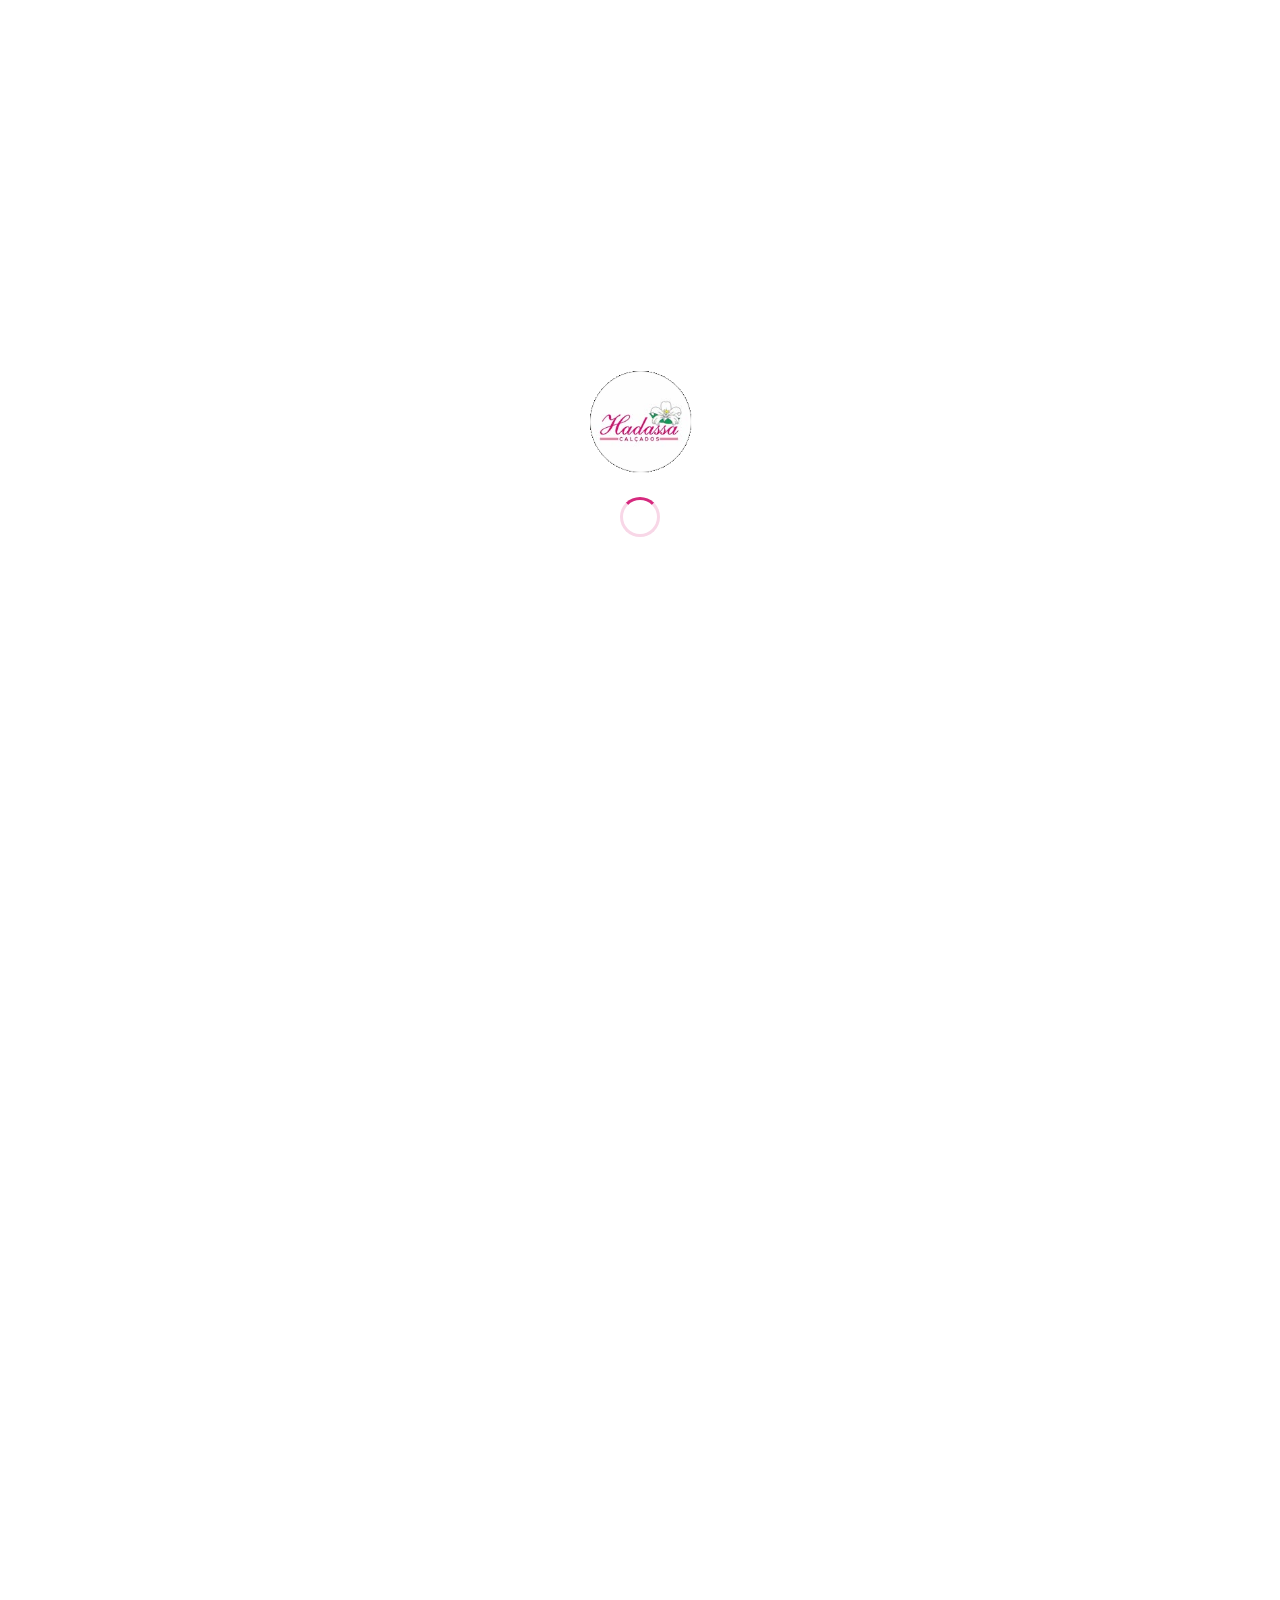
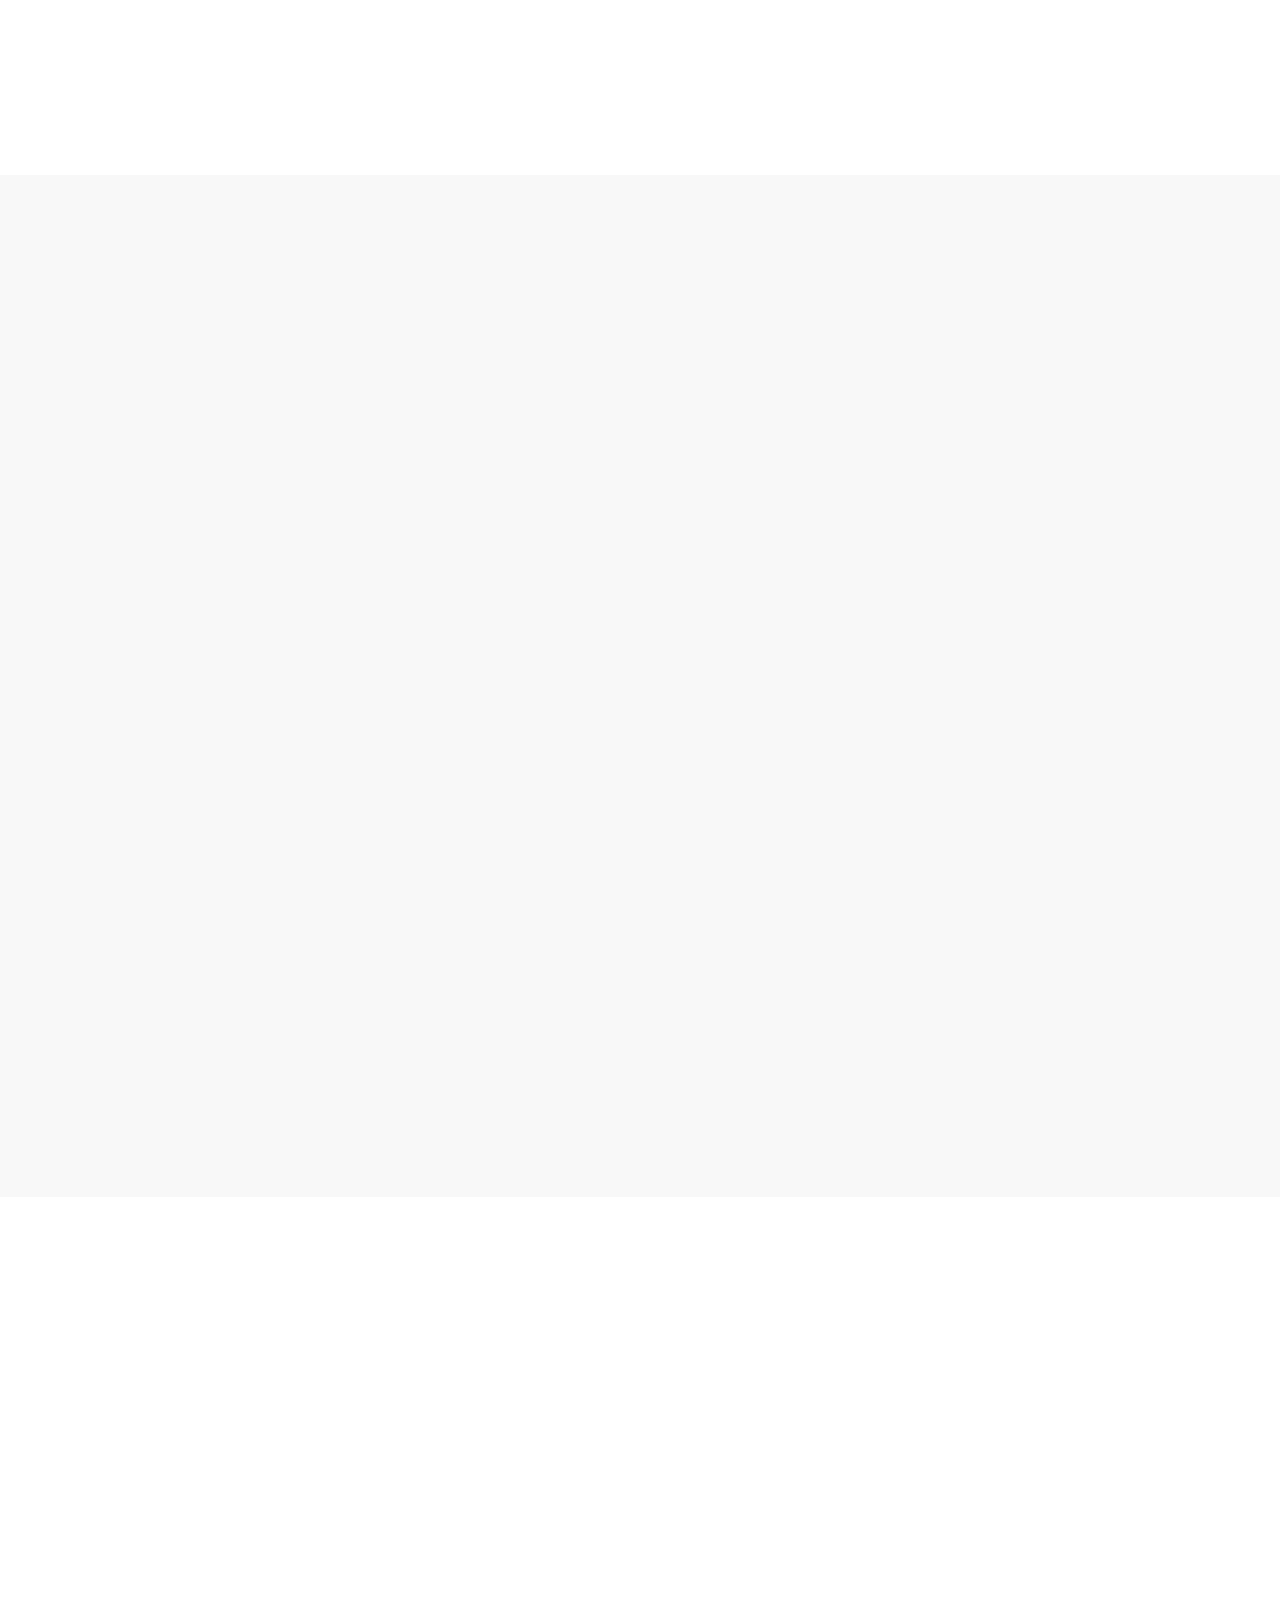
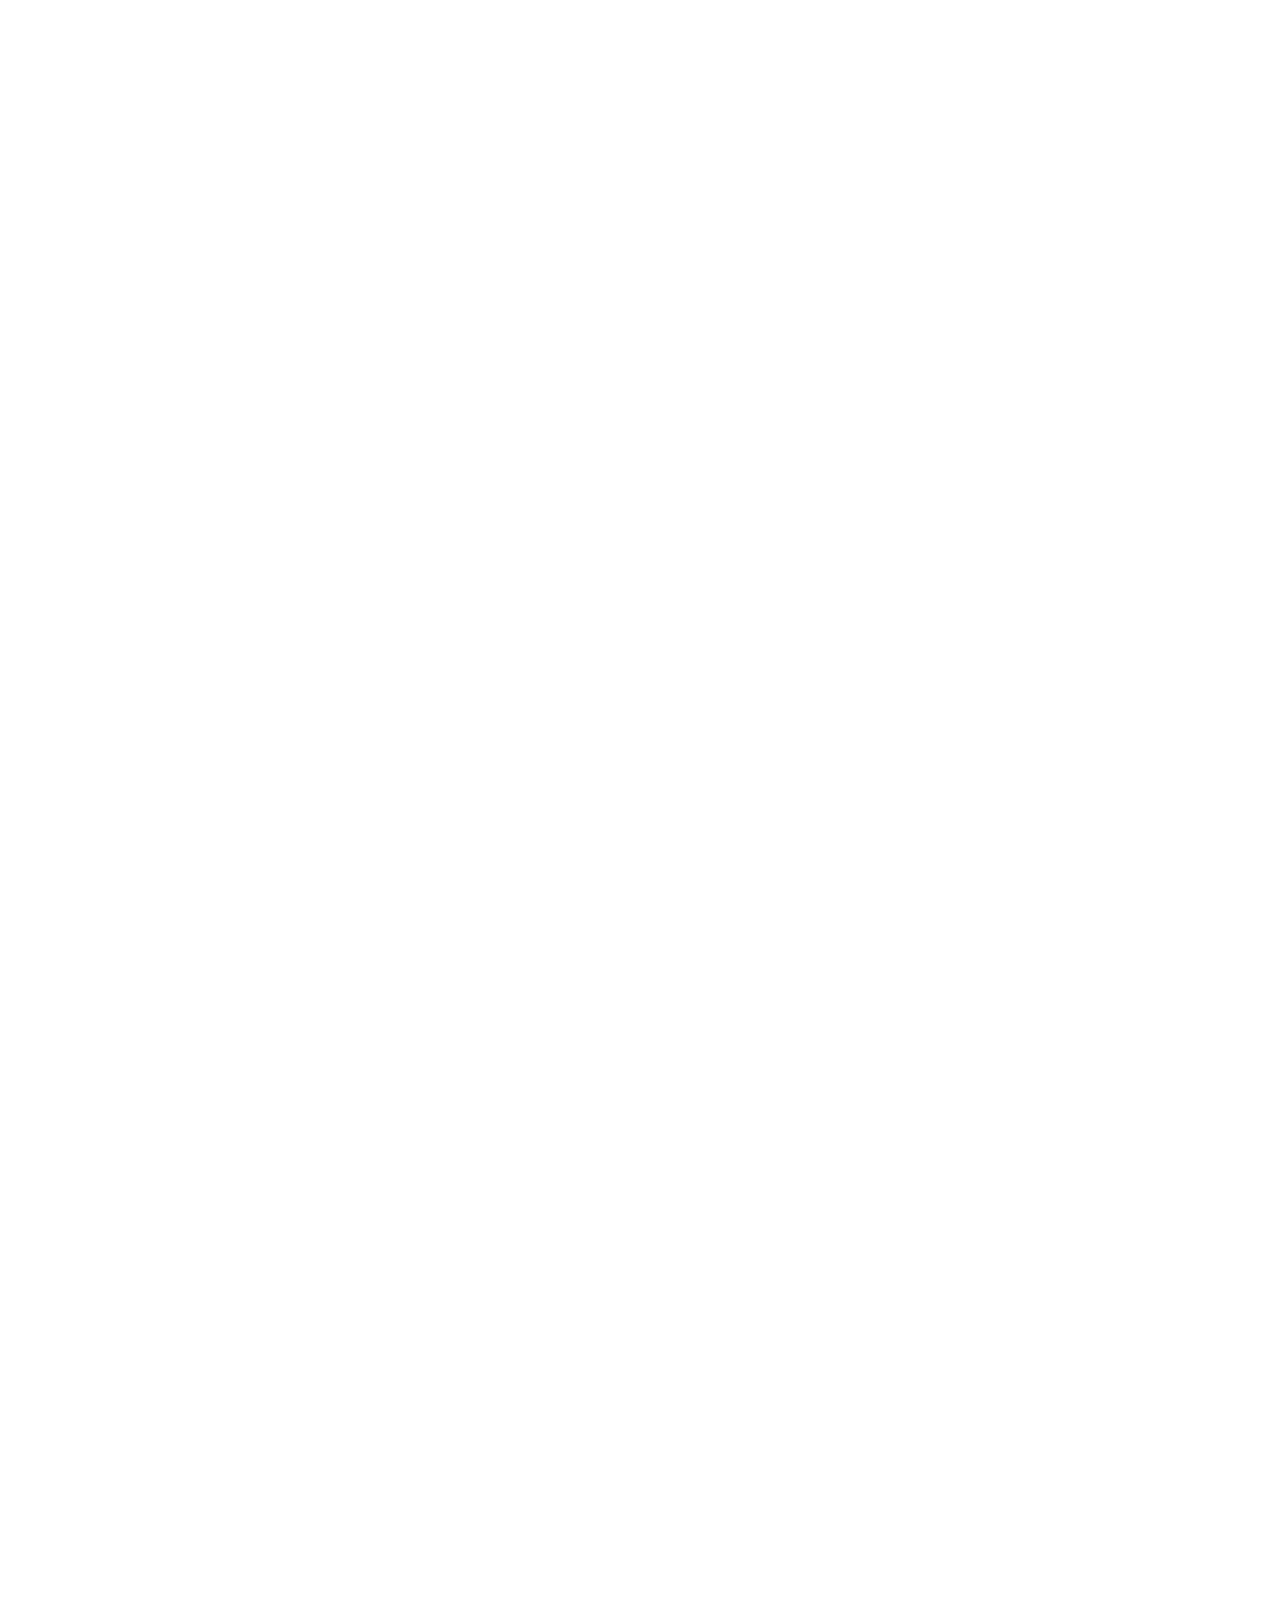
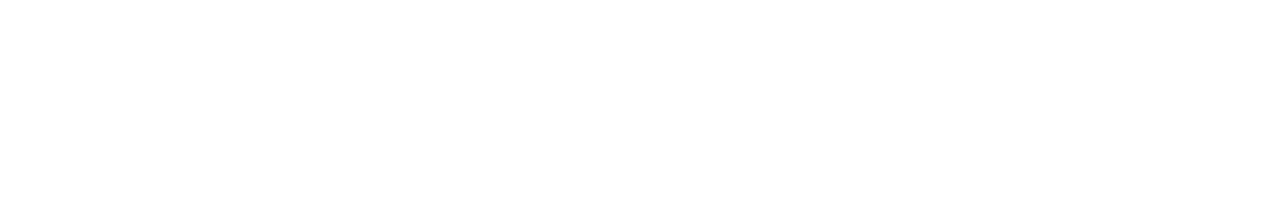
<file: index (4).html>
<!DOCTYPE html>
<html lang="pt-BR">
<head>
    <meta charset="UTF-8">
    <meta name="viewport" content="width=device-width, initial-scale=1.0">
    <title>Hadassa Calçados | Rasteirinhas Personalizadas</title>
    <!-- Favicons -->
    <link rel="icon" type="image/x-icon" href="favicon.ico">
    <link rel="icon" type="image/png" sizes="16x16" href="favicon-16x16.png">
    <link rel="icon" type="image/png" sizes="32x32" href="favicon-32x32.png">
    <link rel="icon" type="image/png" sizes="48x48" href="favicon-48x48.png">
    <link rel="icon" type="image/png" sizes="64x64" href="favicon-64x64.png">
    <link rel="icon" type="image/png" sizes="128x128" href="favicon-128x128.png">
    <link rel="icon" type="image/png" sizes="256x256" href="favicon-256x256.png">
    <link rel="apple-touch-icon" href="apple-touch-icon.png">
    <meta name="msapplication-TileImage" content="favicon-256x256.png">
    <meta name="msapplication-TileColor" content="#ffffff">
    <meta name="theme-color" content="#ffffff">
    <!-- Fonts and Styles -->
    <link rel="preconnect" href="https://fonts.googleapis.com">
    <link rel="preconnect" href="https://fonts.gstatic.com" crossorigin>
    <link href="https://fonts.googleapis.com/css2?family=Playfair+Display:wght@400;500;600;700&family=Poppins:wght@300;400;500;600;700&display=swap" rel="stylesheet">
    <link rel="stylesheet" href="https://cdnjs.cloudflare.com/ajax/libs/font-awesome/6.4.0/css/all.min.css">
    <link rel="stylesheet" href="https://unpkg.com/aos@next/dist/aos.css" />
    <link rel="stylesheet" href="styles.css">
</head>
<body>
    <!-- Preloader -->
    <div class="preloader">
        <div class="loader">
            <img src="logo_transparent.png" alt="Hadassa Calçados" class="loader-logo">
            <div class="spinner"></div>
        </div>
    </div>

    <!-- Header -->
    <header class="header">
        <div class="container">
            <div class="header-inner">
                <a href="#" class="logo">
                    <img src="logo_transparent.png" alt="Hadassa Calçados">
                </a>
                <nav class="nav">
                    <ul class="nav-list">
                        <li class="nav-item"><a href="#sobre" class="nav-link">Sobre</a></li>
                        <li class="nav-item"><a href="#diferenciais" class="nav-link">Diferenciais</a></li>
                        <li class="nav-item"><a href="#produtos" class="nav-link">Produtos</a></li>
                        <li class="nav-item"><a href="#condicoes" class="nav-link">Condições</a></li>
                        <li class="nav-item"><a href="#contato" class="nav-link btn-nav">Contato</a></li>
                    </ul>
                </nav>
                <button class="menu-toggle" aria-label="Menu">
                    <span></span>
                    <span></span>
                    <span></span>
                </button>
            </div>
        </div>
    </header>

    <!-- Hero Section -->
    <section class="hero">
        <div class="container">
            <div class="hero-content" data-aos="fade-right">
                <h1 class="hero-title">Rasteirinhas que <span class="highlight">transformam</span> seu negócio</h1>
                <p class="hero-subtitle">Produtos personalizados para lojistas, brindes corporativos e empreendedores</p>
                <div class="hero-buttons">
                    <a href="#produtos" class="btn btn-primary">Ver produtos</a>
                    <a href="#contato" class="btn btn-outline">Fale conosco</a>
                </div>
            </div>
            <div class="hero-image" data-aos="fade-left">
                <img src="images/rasteirinha_rosa_topo.png" alt="Rasteirinhas Hadassa" class="hero-img" style="border-radius: 10px;">
                <div class="hero-badge" style="background-color: #ff69b4; color: white;">
                    <span>Personalização</span>
                    <span>Exclusiva</span>
                </div>
            </div>
        </div>
        <div class="hero-shape"></div>
    </section>

    <!-- Sobre Section -->
    <section id="sobre" class="section section-sobre">
        <div class="container">
            <div class="section-header" data-aos="fade-up">
                <span class="section-subtitle">Quem somos</span>
                <h2 class="section-title">Expertise em rasteirinhas desde 2019</h2>
                <p class="section-description">Somos uma fábrica especializada em calçados femininos que une qualidade, design e personalização para impulsionar seu negócio.</p>
            </div>
            <div class="sobre-content">
                <div class="sobre-image" data-aos="fade-right">
                    <img src="images/rasteirinha_preta.png" alt="Sandálias Hadassa" class="sobre-img" style="border-radius: 10px;">
                    <div class="sobre-experience">
                        <span class="number">5+</span>
                        <span class="text">Anos de experiência</span>
                    </div>
                </div>
                <div class="sobre-text" data-aos="fade-left">
                    <h3 class="sobre-heading">Por que escolher a Hadassa Calçados?</h3>
                    <p>Nascemos da paixão por criar calçados que combinam conforto, beleza e personalidade. Nossa missão é oferecer produtos que não apenas encantem os pés, mas também impulsionem o sucesso do seu negócio.</p>
                    
                    <div class="features">
                        <div class="feature-item">
                            <div class="feature-icon">
                                <i class="fas fa-check-circle"></i>
                            </div>
                            <div class="feature-text">
                                <h4>Produção própria</h4>
                                <p>Controle total de qualidade em todas as etapas</p>
                            </div>
                        </div>
                        <div class="feature-item">
                            <div class="feature-icon">
                                <i class="fas fa-gem"></i>
                            </div>
                            <div class="feature-text">
                                <h4>Materiais premium</h4>
                                <p>Selecionados para durabilidade e conforto</p>
                            </div>
                        </div>
                        <div class="feature-item">
                            <div class="feature-icon">
                                <i class="fas fa-truck"></i>
                            </div>
                            <div class="feature-text">
                                <h4>Entrega nacional</h4>
                                <p>Enviamos para todo o Brasil com agilidade</p>
                            </div>
                        </div>
                        <div class="feature-item">
                            <div class="feature-icon">
                                <i class="fas fa-users"></i>
                            </div>
                            <div class="feature-text">
                                <h4>Atendimento personalizado</h4>
                                <p>Suporte completo do pedido à entrega</p>
                            </div>
                        </div>
                    </div>
                    
                    <a href="#diferenciais" class="btn btn-arrow">Conheça nossos diferenciais <i class="fas fa-arrow-right"></i></a>
                </div>
            </div>
        </div>
    </section>

    <!-- Clientes Section -->
    <section class="section section-clientes">
        <div class="container">
            <div class="section-header" data-aos="fade-up">
                <span class="section-subtitle">Público-alvo</span>
                <h2 class="section-title">Quem pode se beneficiar com nossos produtos</h2>
            </div>
            <div class="clientes-grid">
                <div class="cliente-card" data-aos="fade-up" data-aos-delay="100">
                    <div class="cliente-icon">
                        <i class="fas fa-store"></i>
                    </div>
                    <h3 class="cliente-title">Lojistas</h3>
                    <p class="cliente-desc">Aumente suas margens com produtos exclusivos que seus clientes não encontrarão em outros lugares. Diferencie-se da concorrência com rasteirinhas personalizadas com sua marca.</p>
                </div>
                <div class="cliente-card" data-aos="fade-up" data-aos-delay="200">
                    <div class="cliente-icon">
                        <i class="fas fa-gift"></i>
                    </div>
                    <h3 class="cliente-title">Empresas</h3>
                    <p class="cliente-desc">Surpreenda clientes e colaboradoras com brindes corporativos úteis e memoráveis. Rasteirinhas personalizadas com sua logo são presentes que serão usados e lembrados.</p>
                </div>
                <div class="cliente-card" data-aos="fade-up" data-aos-delay="300">
                    <div class="cliente-icon">
                        <i class="fas fa-rocket"></i>
                    </div>
                    <h3 class="cliente-title">Empreendedores</h3>
                    <p class="cliente-desc">Inicie seu negócio com um produto diferenciado e de alta margem. Nosso pedido mínimo acessível permite que você comece com investimento reduzido e escale conforme seu crescimento.</p>
                </div>
            </div>
            <div class="clientes-cta" data-aos="fade-up">
                <p class="cta-text">Quer se destacar no mercado de calçados?</p>
                <a href="#contato" class="btn btn-primary">Seja nosso parceiro</a>
            </div>
        </div>
    </section>

    <!-- Diferenciais Section -->
    <section id="diferenciais" class="section section-diferenciais">
        <div class="container">
            <div class="section-header" data-aos="fade-up">
                <span class="section-subtitle">Nossos diferenciais</span>
                <h2 class="section-title">O que nos torna únicos no mercado</h2>
            </div>
            <div class="diferenciais-content">
                <div class="diferenciais-image" data-aos="fade-right">
                    <img src="images/rasteirinha_colorida.png" alt="Diferenciais Hadassa" class="diferenciais-img" style="border-radius: 10px;">
                </div>
                <div class="diferenciais-list" data-aos="fade-left">
                    <div class="diferencial-item">
                        <div class="diferencial-number">01</div>
                        <div class="diferencial-text">
                            <h3>Personalização completa</h3>
                            <p>Você escolhe o material, design e aplicação da sua logo. Criamos exatamente o que você imagina para sua marca brilhar.</p>
                        </div>
                    </div>
                    <div class="diferencial-item">
                        <div class="diferencial-number">02</div>
                        <div class="diferencial-text">
                            <h3>Qualidade superior</h3>
                            <p>Utilizamos materiais selecionados e processos artesanais que garantem durabilidade e conforto excepcionais em cada par.</p>
                        </div>
                    </div>
                    <div class="diferencial-item">
                        <div class="diferencial-number">03</div>
                        <div class="diferencial-text">
                            <h3>Pedido mínimo acessível</h3>
                            <p>Comece com apenas 15 pares e teste o potencial do produto antes de fazer grandes investimentos.</p>
                        </div>
                    </div>
                    <div class="diferencial-item">
                        <div class="diferencial-number">04</div>
                        <div class="diferencial-text">
                            <h3>Consultoria de vendas</h3>
                            <p>Oferecemos dicas e estratégias para maximizar suas vendas e rentabilidade com nossos produtos.</p>
                        </div>
                    </div>
                </div>
            </div>
            <div class="diferenciais-testimonial" data-aos="fade-up">
                <div class="testimonial-content">
                    <div class="testimonial-icon">
                        <i class="fas fa-quote-left"></i>
                    </div>
                    <p class="testimonial-text">A personalização das rasteirinhas Hadassa transformou minha loja. Minhas clientes adoram a exclusividade e o conforto, e eu adoro as margens de lucro!</p>
                    <div class="testimonial-author">
                        <div class="author-info">
                            <h4>Ana Luiza</h4>
                            <p>Lojista em São Paulo</p>
                        </div>
                    </div>
                </div>
            </div>
        </div>
    </section>

    <!-- Produtos Section -->
    <section id="produtos" class="section section-produtos">
        <div class="container">
            <div class="section-header" data-aos="fade-up">
                <span class="section-subtitle">Nossos produtos</span>
                <h2 class="section-title">Rasteirinhas que encantam e vendem</h2>
                <p class="section-description">Conheça nossa linha de produtos que combina estilo, conforto e personalização para seu negócio.</p>
            </div>
            <div class="produtos-grid">
                <div class="produto-card" data-aos="fade-up" data-aos-delay="100">
                    <div class="produto-image">
                        <img src="images/rasteirinha_trancada_marrom.png" alt="Rasteirinhas Clássicas" class="produto-img" style="border-radius: 10px;">
                        <div class="produto-overlay">
                            <a href="#contato" class="btn btn-sm">Solicitar</a>
                        </div>
                    </div>
                    <div class="produto-info">
                        <h3 class="produto-title">Rasteirinhas Clássicas</h3>
                        <p class="produto-desc">Modelos atemporais que combinam com qualquer look. Perfeitas para o dia a dia com conforto e estilo.</p>
                    </div>
                </div>
                <div class="produto-card" data-aos="fade-up" data-aos-delay="200">
                    <div class="produto-image">
                        <img src="images/rasteirinha_preta_laco.png" alt="Sandálias Anatômicas" class="produto-img" style="border-radius: 10px;">
                        <div class="produto-overlay">
                            <a href="#contato" class="btn btn-sm">Solicitar</a>
                        </div>
                    </div>
                    <div class="produto-info">
                        <h3 class="produto-title">Sandálias Anatômicas</h3>
                        <p class="produto-desc">Com solado moldado para maior conforto. Ideais para quem busca bem-estar sem abrir mão do estilo.</p>
                    </div>
                </div>
                <div class="produto-card" data-aos="fade-up" data-aos-delay="300">
                    <div class="produto-image">
                        <img src="images/rasteirinha_dourada.png" alt="Modelos Trançados" class="produto-img" style="border-radius: 10px;">
                        <div class="produto-overlay">
                            <a href="#contato" class="btn btn-sm">Solicitar</a>
                        </div>
                    </div>
                    <div class="produto-info">
                        <h3 class="produto-title">Modelos Trançados</h3>
                        <p class="produto-desc">Design diferenciado com tiras entrelaçadas. Um toque de sofisticação para looks especiais.</p>
          
(Content truncated due to size limit. Use line ranges to read in chunks)
</file>
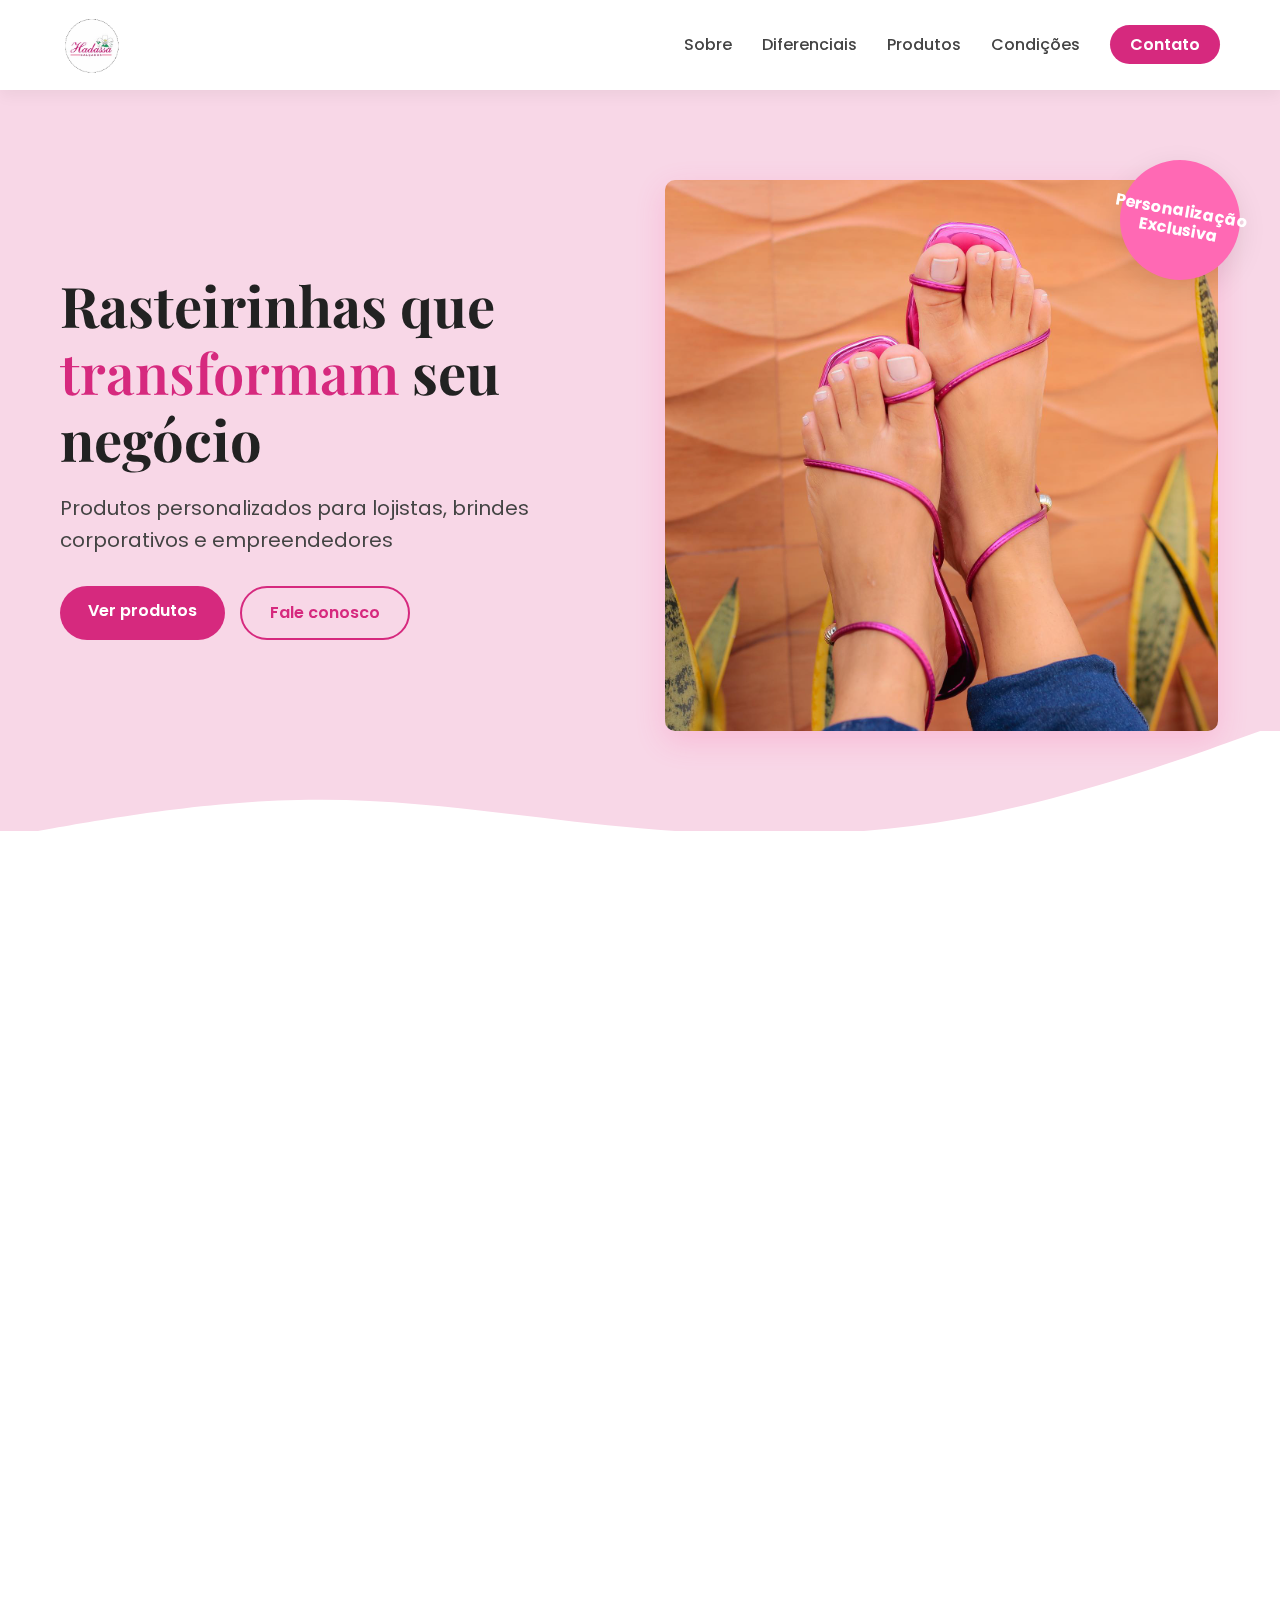
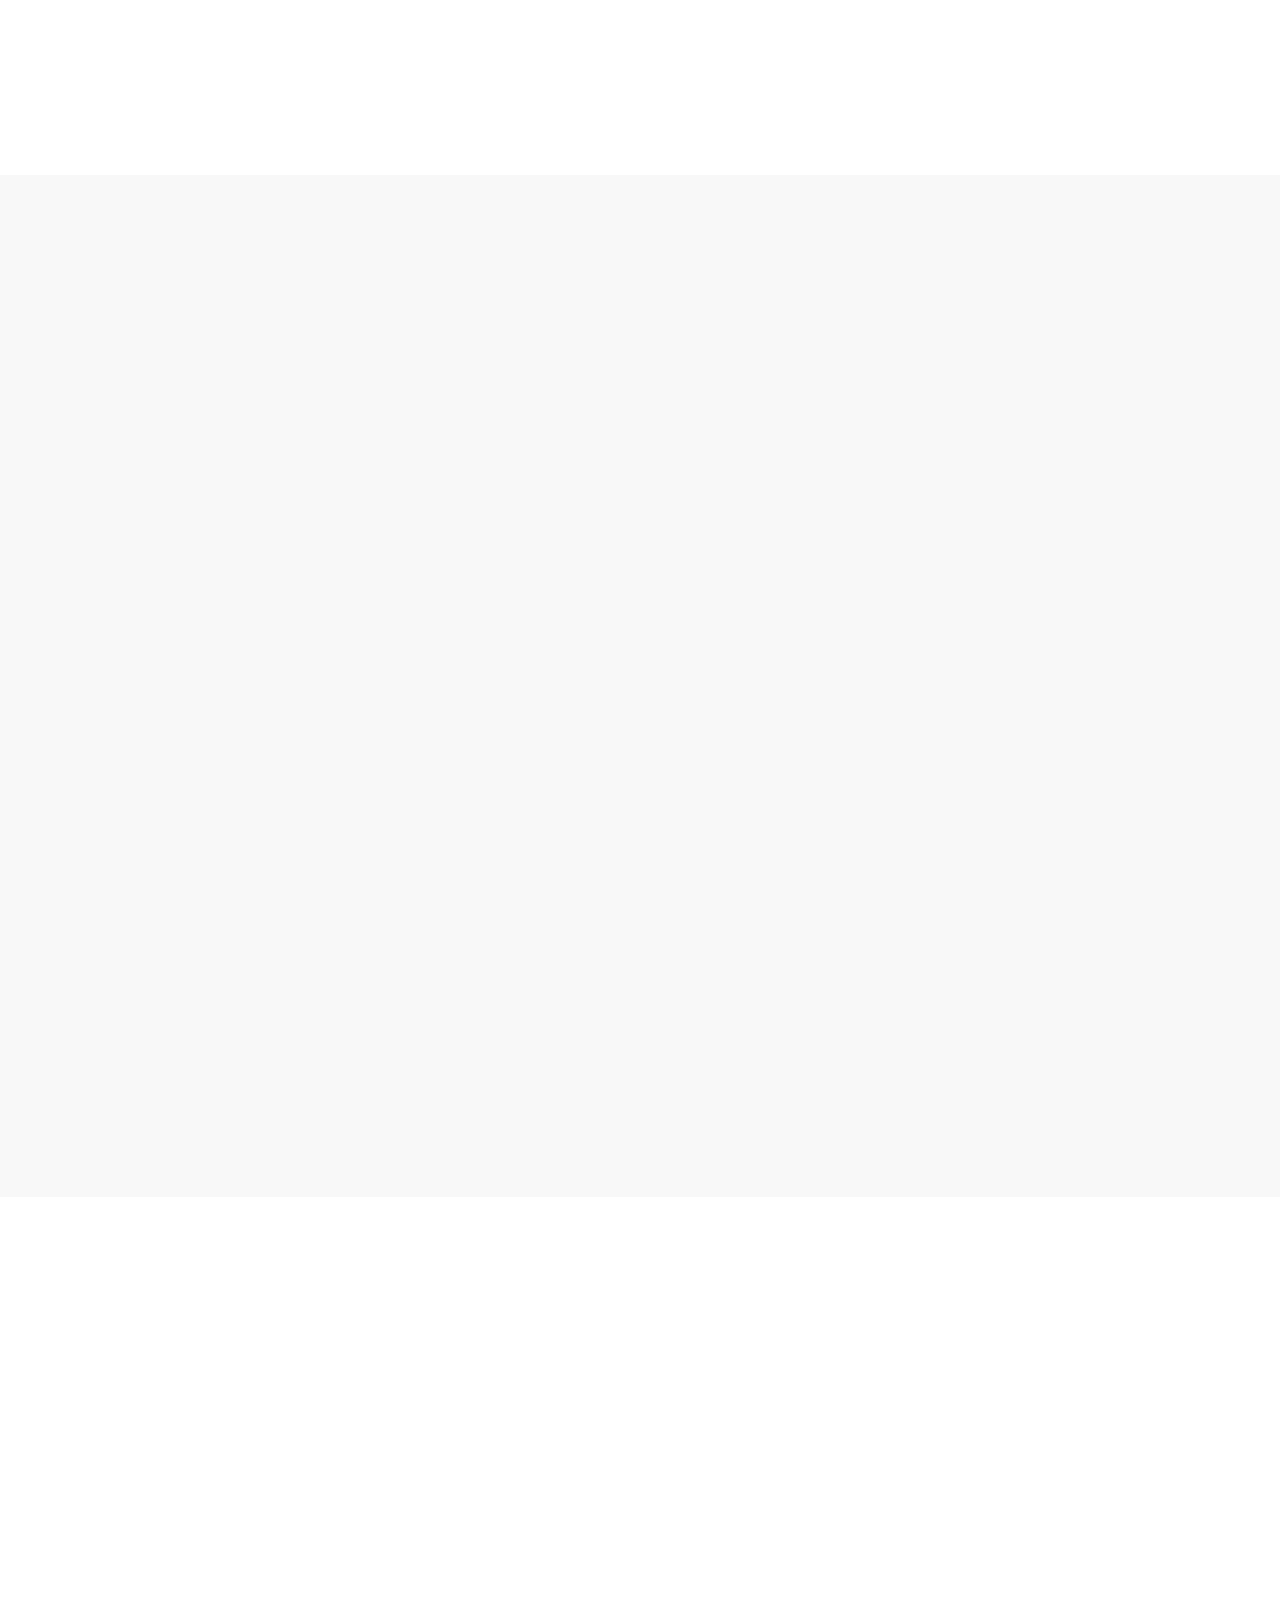
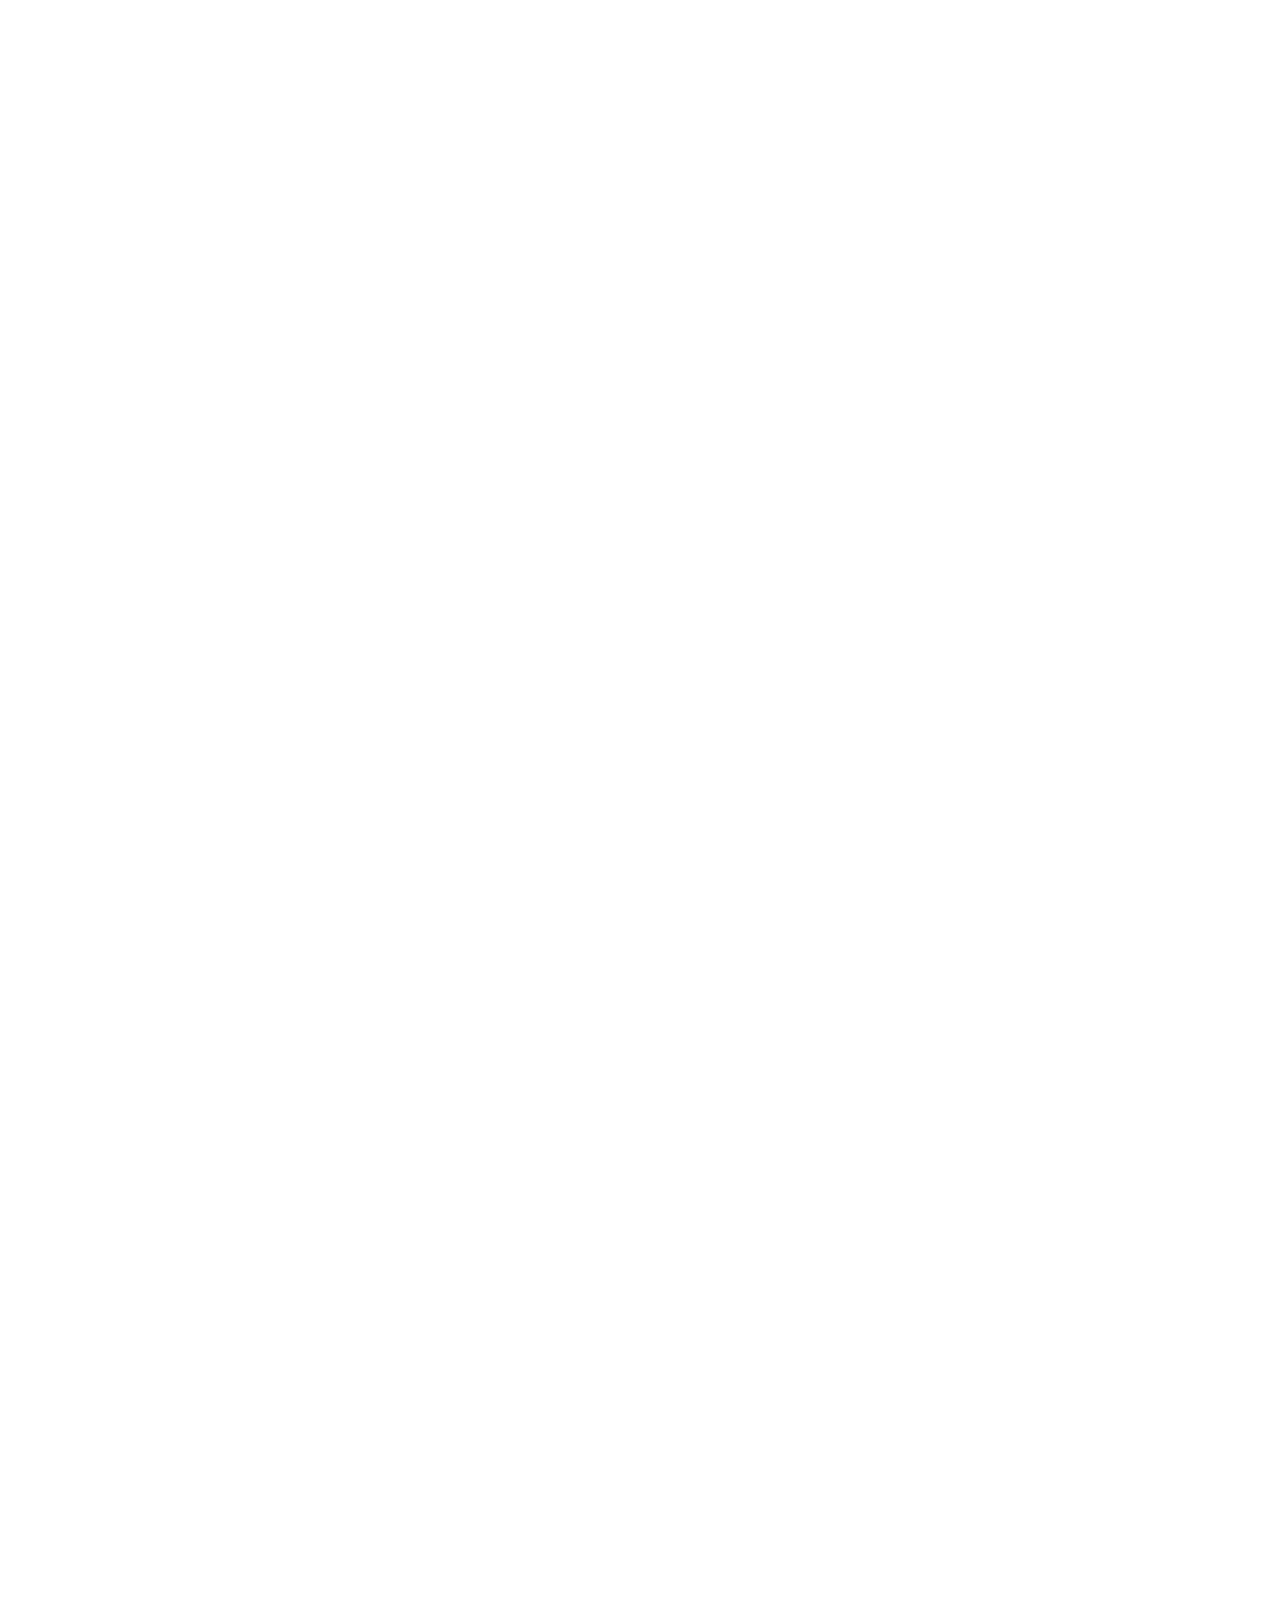
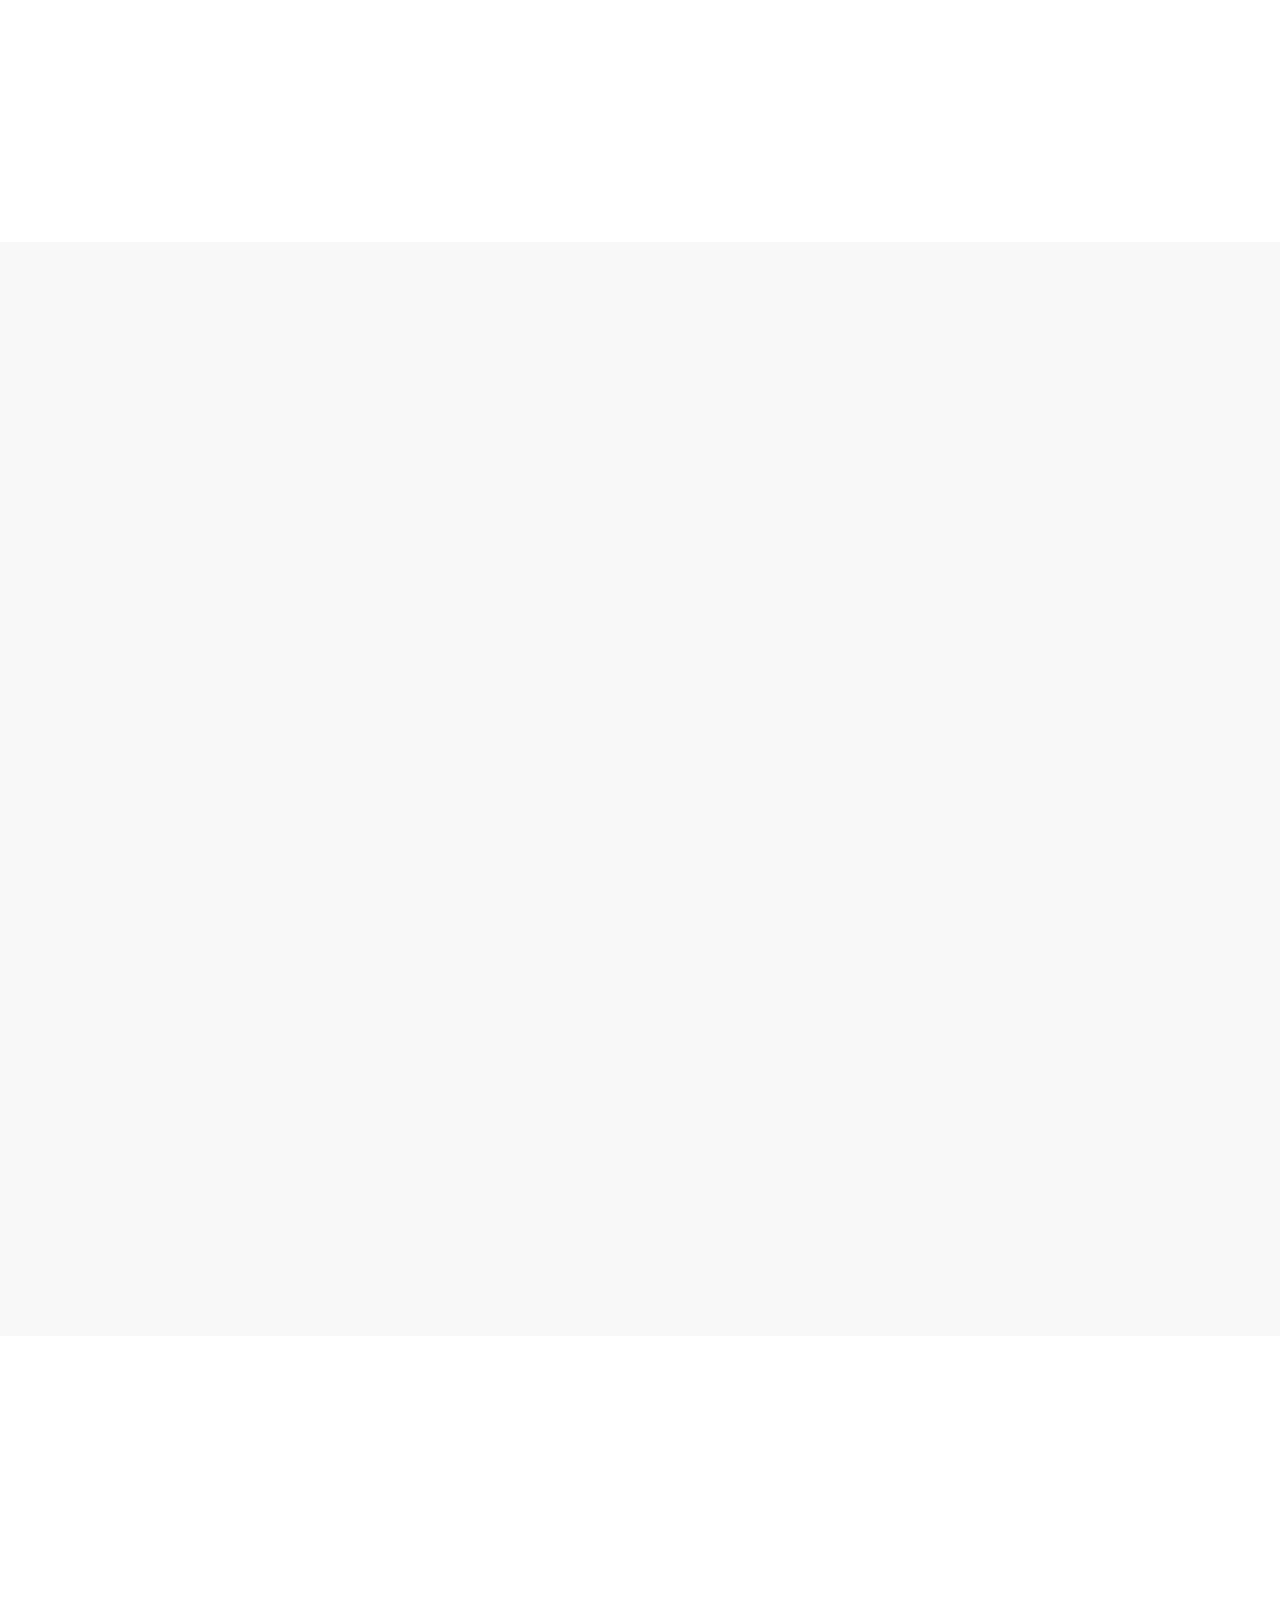
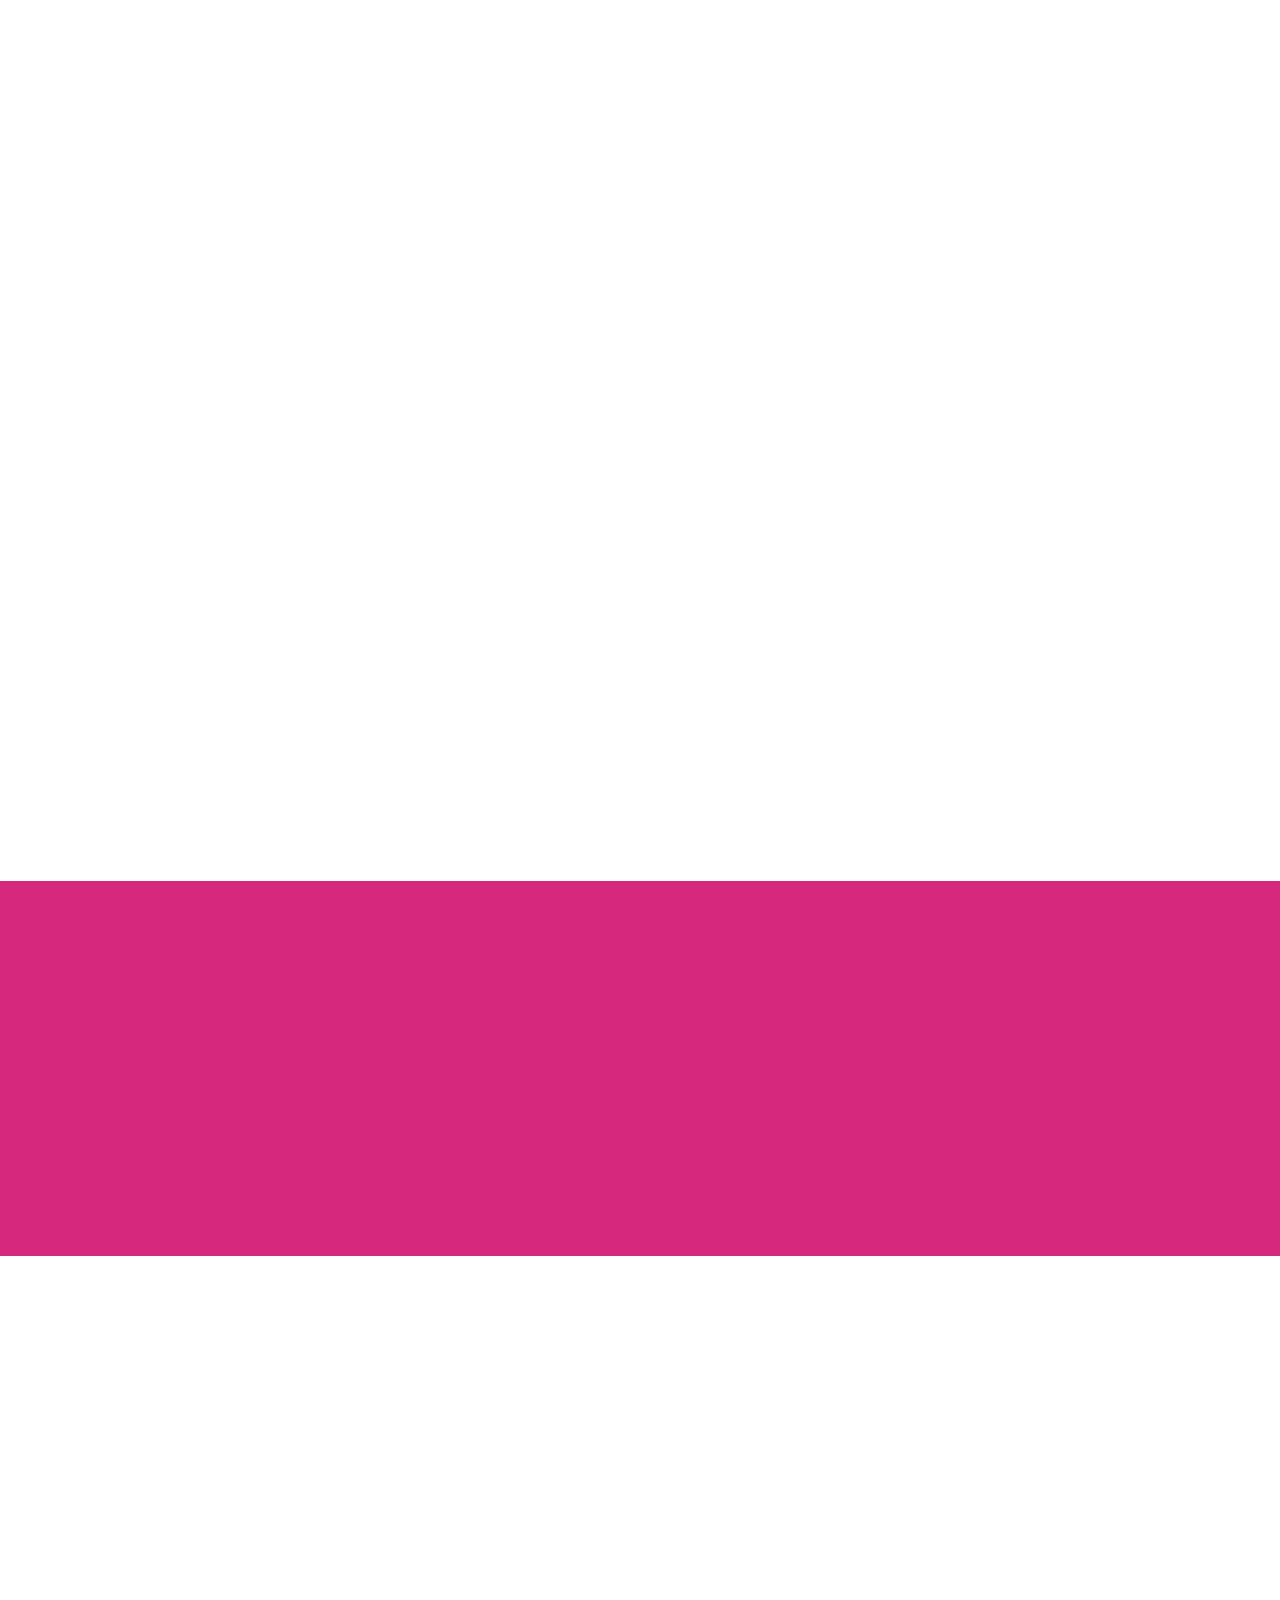
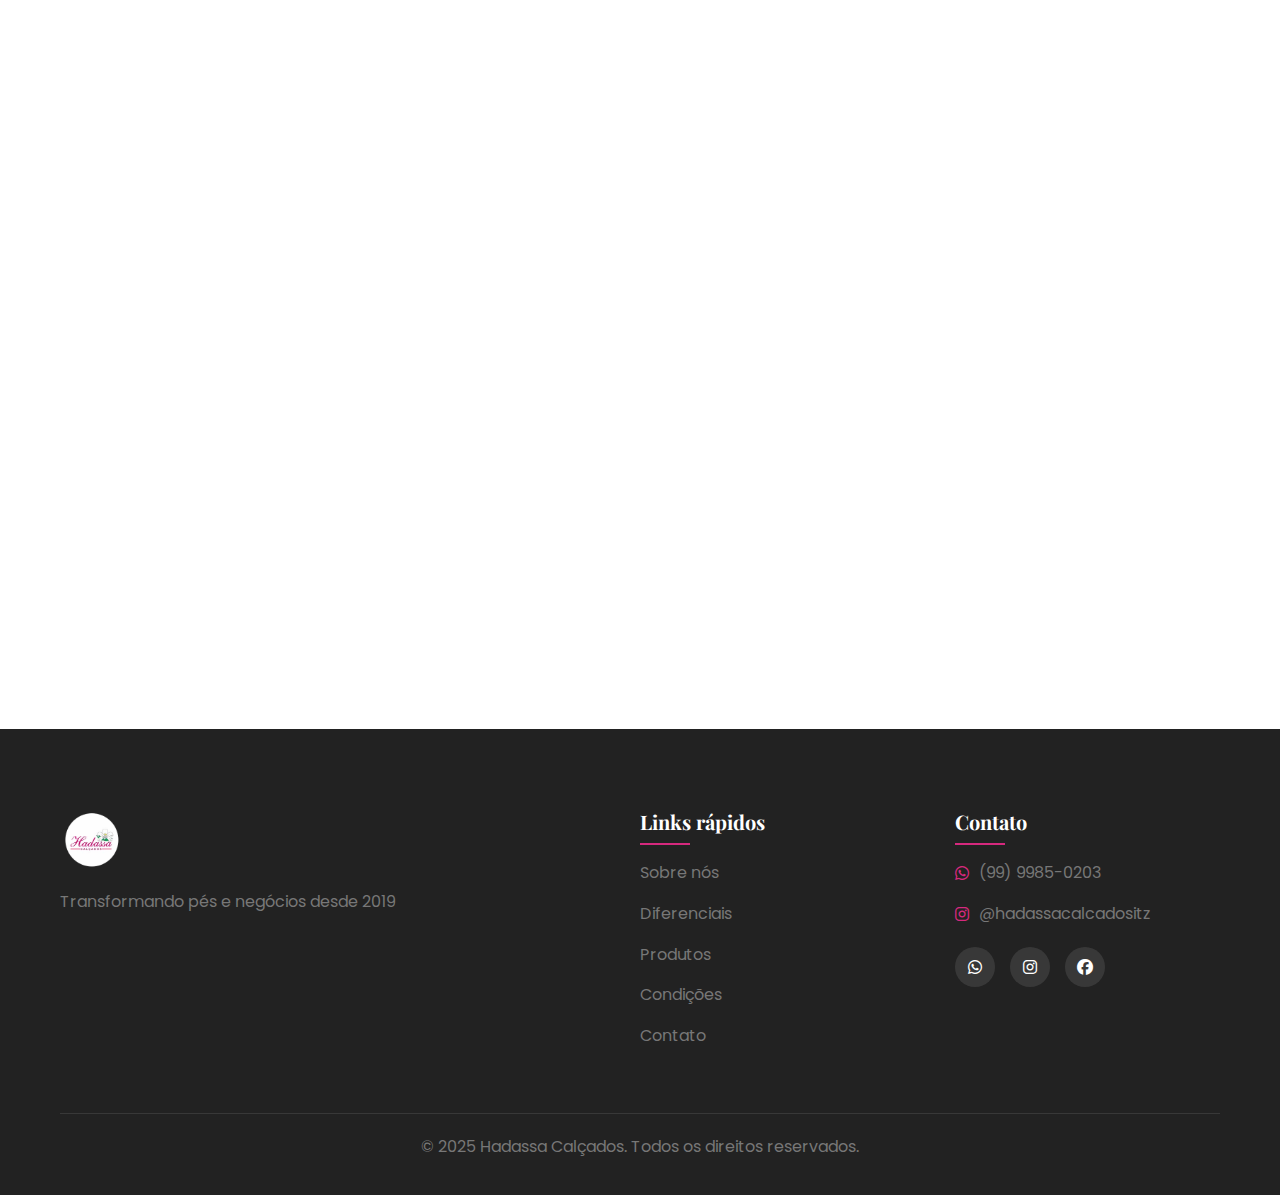
<file: index (5) (1).html>
<!DOCTYPE html>
<html lang="pt-BR">
<head>
    <meta charset="UTF-8">
    <meta name="viewport" content="width=device-width, initial-scale=1.0">
    <title>Hadassa Calçados | Rasteirinhas Personalizadas</title>
    <link rel="preconnect" href="https://fonts.googleapis.com">
    <link rel="preconnect" href="https://fonts.gstatic.com" crossorigin>
    <link href="https://fonts.googleapis.com/css2?family=Playfair+Display:wght@400;500;600;700&family=Poppins:wght@300;400;500;600;700&display=swap" rel="stylesheet">
    <link rel="stylesheet" href="https://cdnjs.cloudflare.com/ajax/libs/font-awesome/6.4.0/css/all.min.css">
    <link rel="stylesheet" href="https://unpkg.com/aos@next/dist/aos.css" />
    <link rel="stylesheet" href="styles.css">
<!-- FAVICONS COMPLETOS -->
    <link rel="icon" type="image/png" sizes="16x16" href="favicon-16x16.png">
    <link rel="icon" type="image/png" sizes="32x32" href="favicon-32x32.png">
    <link rel="icon" type="image/png" sizes="48x48" href="favicon-48x48.png">
    <link rel="icon" type="image/png" sizes="64x64" href="favicon-64x64.png">
    <link rel="icon" type="image/png" sizes="128x128" href="favicon-128x128.png">
    <link rel="icon" type="image/png" sizes="256x256" href="favicon-256x256.png">
    <link rel="apple-touch-icon" href="apple-touch-icon.png">
    <link rel="icon" href="favicon.ico" type="image/x-icon">
</head>
<body>
    <!-- Preloader -->
    <div class="preloader">
        <div class="loader">
            <img src="logo_transparent.png" alt="Hadassa Calçados" class="loader-logo">
            <div class="spinner"></div>
        </div>
    </div>

    <!-- Header -->
    <header class="header">
        <div class="container">
            <div class="header-inner">
                <a href="#" class="logo">
                    <img src="logo_transparent.png" alt="Hadassa Calçados">
                </a>
                <nav class="nav">
                    <ul class="nav-list">
                        <li class="nav-item"><a href="#sobre" class="nav-link">Sobre</a></li>
                        <li class="nav-item"><a href="#diferenciais" class="nav-link">Diferenciais</a></li>
                        <li class="nav-item"><a href="#produtos" class="nav-link">Produtos</a></li>
                        <li class="nav-item"><a href="#condicoes" class="nav-link">Condições</a></li>
                        <li class="nav-item"><a href="#contato" class="nav-link btn-nav">Contato</a></li>
                    </ul>
                </nav>
                <button class="menu-toggle" aria-label="Menu">
                    <span></span>
                    <span></span>
                    <span></span>
                </button>
            </div>
        </div>
    </header>

    <!-- Hero Section -->
    <section class="hero">
        <div class="container">
            <div class="hero-content" data-aos="fade-right">
                <h1 class="hero-title">Rasteirinhas que <span class="highlight">transformam</span> seu negócio</h1>
                <p class="hero-subtitle">Produtos personalizados para lojistas, brindes corporativos e empreendedores</p>
                <div class="hero-buttons">
                    <a href="#produtos" class="btn btn-primary">Ver produtos</a>
                    <a href="#contato" class="btn btn-outline">Fale conosco</a>
                </div>
            </div>
            <div class="hero-image" data-aos="fade-left">
                <img src="images/rasteirinha_rosa_topo.png" alt="Rasteirinhas Hadassa" class="hero-img" style="border-radius: 10px;">
                <div class="hero-badge" style="background-color: #ff69b4; color: white;">
                    <span>Personalização</span>
                    <span>Exclusiva</span>
                </div>
            </div>
        </div>
        <div class="hero-shape"></div>
    </section>

    <!-- Sobre Section -->
    <section id="sobre" class="section section-sobre">
        <div class="container">
            <div class="section-header" data-aos="fade-up">
                <span class="section-subtitle">Quem somos</span>
                <h2 class="section-title">Expertise em rasteirinhas desde 2019</h2>
                <p class="section-description">Somos uma fábrica especializada em calçados femininos que une qualidade, design e personalização para impulsionar seu negócio.</p>
            </div>
            <div class="sobre-content">
                <div class="sobre-image" data-aos="fade-right">
                    <img src="images/rasteirinha_preta.png" alt="Sandálias Hadassa" class="sobre-img" style="border-radius: 10px;">
                    <div class="sobre-experience">
                        <span class="number">5+</span>
                        <span class="text">Anos de experiência</span>
                    </div>
                </div>
                <div class="sobre-text" data-aos="fade-left">
                    <h3 class="sobre-heading">Por que escolher a Hadassa Calçados?</h3>
                    <p>Nascemos da paixão por criar calçados que combinam conforto, beleza e personalidade. Nossa missão é oferecer produtos que não apenas encantem os pés, mas também impulsionem o sucesso do seu negócio.</p>
                    
                    <div class="features">
                        <div class="feature-item">
                            <div class="feature-icon">
                                <i class="fas fa-check-circle"></i>
                            </div>
                            <div class="feature-text">
                                <h4>Produção própria</h4>
                                <p>Controle total de qualidade em todas as etapas</p>
                            </div>
                        </div>
                        <div class="feature-item">
                            <div class="feature-icon">
                                <i class="fas fa-gem"></i>
                            </div>
                            <div class="feature-text">
                                <h4>Materiais premium</h4>
                                <p>Selecionados para durabilidade e conforto</p>
                            </div>
                        </div>
                        <div class="feature-item">
                            <div class="feature-icon">
                                <i class="fas fa-truck"></i>
                            </div>
                            <div class="feature-text">
                                <h4>Entrega nacional</h4>
                                <p>Enviamos para todo o Brasil com agilidade</p>
                            </div>
                        </div>
                        <div class="feature-item">
                            <div class="feature-icon">
                                <i class="fas fa-users"></i>
                            </div>
                            <div class="feature-text">
                                <h4>Atendimento personalizado</h4>
                                <p>Suporte completo do pedido à entrega</p>
                            </div>
                        </div>
                    </div>
                    
                    <a href="#diferenciais" class="btn btn-arrow">Conheça nossos diferenciais <i class="fas fa-arrow-right"></i></a>
                </div>
            </div>
        </div>
    </section>

    <!-- Clientes Section -->
    <section class="section section-clientes">
        <div class="container">
            <div class="section-header" data-aos="fade-up">
                <span class="section-subtitle">Público-alvo</span>
                <h2 class="section-title">Quem pode se beneficiar com nossos produtos</h2>
            </div>
            <div class="clientes-grid">
                <div class="cliente-card" data-aos="fade-up" data-aos-delay="100">
                    <div class="cliente-icon">
                        <i class="fas fa-store"></i>
                    </div>
                    <h3 class="cliente-title">Lojistas</h3>
                    <p class="cliente-desc">Aumente suas margens com produtos exclusivos que seus clientes não encontrarão em outros lugares. Diferencie-se da concorrência com rasteirinhas personalizadas com sua marca.</p>
                </div>
                <div class="cliente-card" data-aos="fade-up" data-aos-delay="200">
                    <div class="cliente-icon">
                        <i class="fas fa-gift"></i>
                    </div>
                    <h3 class="cliente-title">Empresas</h3>
                    <p class="cliente-desc">Surpreenda clientes e colaboradoras com brindes corporativos úteis e memoráveis. Rasteirinhas personalizadas com sua logo são presentes que serão usados e lembrados.</p>
                </div>
                <div class="cliente-card" data-aos="fade-up" data-aos-delay="300">
                    <div class="cliente-icon">
                        <i class="fas fa-rocket"></i>
                    </div>
                    <h3 class="cliente-title">Empreendedores</h3>
                    <p class="cliente-desc">Inicie seu negócio com um produto diferenciado e de alta margem. Nosso pedido mínimo acessível permite que você comece com investimento reduzido e escale conforme seu crescimento.</p>
                </div>
            </div>
            <div class="clientes-cta" data-aos="fade-up">
                <p class="cta-text">Quer se destacar no mercado de calçados?</p>
                <a href="#contato" class="btn btn-primary">Seja nosso parceiro</a>
            </div>
        </div>
    </section>

    <!-- Diferenciais Section -->
    <section id="diferenciais" class="section section-diferenciais">
        <div class="container">
            <div class="section-header" data-aos="fade-up">
                <span class="section-subtitle">Nossos diferenciais</span>
                <h2 class="section-title">O que nos torna únicos no mercado</h2>
            </div>
            <div class="diferenciais-content">
                <div class="diferenciais-image" data-aos="fade-right">
                    <img src="images/rasteirinha_colorida.png" alt="Diferenciais Hadassa" class="diferenciais-img" style="border-radius: 10px;">
                </div>
                <div class="diferenciais-list" data-aos="fade-left">
                    <div class="diferencial-item">
                        <div class="diferencial-number">01</div>
                        <div class="diferencial-text">
                            <h3>Personalização completa</h3>
                            <p>Você escolhe o material, design e aplicação da sua logo. Criamos exatamente o que você imagina para sua marca brilhar.</p>
                        </div>
                    </div>
                    <div class="diferencial-item">
                        <div class="diferencial-number">02</div>
                        <div class="diferencial-text">
                            <h3>Qualidade superior</h3>
                            <p>Utilizamos materiais selecionados e processos artesanais que garantem durabilidade e conforto excepcionais em cada par.</p>
                        </div>
                    </div>
                    <div class="diferencial-item">
                        <div class="diferencial-number">03</div>
                        <div class="diferencial-text">
                            <h3>Pedido mínimo acessível</h3>
                            <p>Comece com apenas 15 pares e teste o potencial do produto antes de fazer grandes investimentos.</p>
                        </div>
                    </div>
                    <div class="diferencial-item">
                        <div class="diferencial-number">04</div>
                        <div class="diferencial-text">
                            <h3>Consultoria de vendas</h3>
                            <p>Oferecemos dicas e estratégias para maximizar suas vendas e rentabilidade com nossos produtos.</p>
                        </div>
                    </div>
                </div>
            </div>
            <div class="diferenciais-testimonial" data-aos="fade-up">
                <div class="testimonial-content">
                    <div class="testimonial-icon">
                        <i class="fas fa-quote-left"></i>
                    </div>
                    <p class="testimonial-text">A personalização das rasteirinhas Hadassa transformou minha loja. Minhas clientes adoram a exclusividade e o conforto, e eu adoro as margens de lucro!</p>
                    <div class="testimonial-author">
                        <div class="author-info">
                            <h4>Ana Luiza</h4>
                            <p>Lojista em São Paulo</p>
                        </div>
                    </div>
                </div>
            </div>
        </div>
    </section>

    <!-- Produtos Section -->
    <section id="produtos" class="section section-produtos">
        <div class="container">
            <div class="section-header" data-aos="fade-up">
                <span class="section-subtitle">Nossos produtos</span>
                <h2 class="section-title">Rasteirinhas que encantam e vendem</h2>
                <p class="section-description">Conheça nossa linha de produtos que combina estilo, conforto e personalização para seu negócio.</p>
            </div>
            <div class="produtos-grid">
                <div class="produto-card" data-aos="fade-up" data-aos-delay="100">
                    <div class="produto-image">
                        <img src="images/rasteirinha_trancada_marrom.png" alt="Rasteirinhas Clássicas" class="produto-img" style="border-radius: 10px;">
                        <div class="produto-overlay">
                            <a href="#contato" class="btn btn-sm">Solicitar</a>
                        </div>
                    </div>
                    <div class="produto-info">
                        <h3 class="produto-title">Rasteirinhas Clássicas</h3>
                        <p class="produto-desc">Modelos atemporais que combinam com qualquer look. Perfeitas para o dia a dia com conforto e estilo.</p>
                    </div>
                </div>
                <div class="produto-card" data-aos="fade-up" data-aos-delay="200">
                    <div class="produto-image">
                        <img src="images/rasteirinha_preta_laco.png" alt="Sandálias Anatômicas" class="produto-img" style="border-radius: 10px;">
                        <div class="produto-overlay">
                            <a href="#contato" class="btn btn-sm">Solicitar</a>
                        </div>
                    </div>
                    <div class="produto-info">
                        <h3 class="produto-title">Sandálias Anatômicas</h3>
                        <p class="produto-desc">Com solado moldado para maior conforto. Ideais para quem busca bem-estar sem abrir mão do estilo.</p>
                    </div>
                </div>
                <div class="produto-card" data-aos="fade-up" data-aos-delay="300">
                    <div class="produto-image">
                        <img src="images/rasteirinha_dourada.png" alt="Modelos Trançados" class="produto-img" style="border-radius: 10px;">
                        <div class="produto-overlay">
                            <a href="#contato" class="btn btn-sm">Solicitar</a>
                        </div>
                    </div>
                    <div class="produto-info">
                        <h3 class="produto-title">Modelos Trançados</h3>
                        <p class="produto-desc">Design diferenciado com tiras entrelaçadas. Um toque de sofisticação para looks especiais.</p>
                    </div>
                </div>
                <div class="produto-card" data-aos="fade-up" data-aos-delay="400">
                    <div class="produto-image">
                        <img src="images/rasteirinha_trancada_marrom2.png" alt="Linha Corporativa" class="produto-img" style="border-radius: 10px;">
                        <div class="produto-overlay">
                            <a href="#contato" class="btn btn-sm">Solicitar</a>
                        </div>
                    </div>
                    <div class="produto-info">
                        <h3 class="produto-title">Linha Corporativa</h3>
                        <p class="produto-desc">Desenvolvidas especialmente para brindes empresariais com sua logo em destaque.</p>
                    </div>
                </div>
            </div>
            <div class="produtos-cta" data-aos="fade-up">
                <p>Todos os modelos disponíveis em diversas cores e materiais!</p>
                <a href="#contato" class="btn btn-primary">Solicitar catálogo completo</a>
            </div>
        </div>
    </section>

    <!-- Condicoes Section -->
    <section id="condicoes" class="section section-condicoes">
        <div class="container">
            <div class="section-header" data-aos="fade-up">
                <span class="section-subtitle">Condições comerciais</span>
                <h2 class="section-title">Parceria que facilita seu negócio</h2>
            </div>
            <div class="condicoes-content">
                <div class="condicoes-image" data-aos="fade-right">
                    <img src="images/rasteirinha_dourada_variacao.png" alt="Condições Comerciais" class="condicoes-img">
                </div>
                <div class="condicoes-info" data-aos="fade-left">
                    <div class="condicoes-card">
                        <h3 class="condicoes-title">Pedido mínimo</h3>
                        <p class="condicoes-desc">15 pares iguais com grade fixa:</p>
                        <ul class="condicoes-list">
                            <li>1 par nº 33</li>
                            <li>2 pares nº 34</li>
                            <li>3 pares nº 35</li>
                            <li>3 pares nº 36</li>
                            <li>3 pares nº 37</li>
                            <li>2 pares nº 38</li>
                            <li>1 par nº 39</li>
                        </ul>
                    </div>
                    <div class="condicoes-card">
                        <h3 class="condicoes-title">Formas de pagamento</h3>
                        <div class="pagamento-options">
                            <div class="pagamento-option">
                                <i class="fas fa-qrcode"></i>
                                <span>PIX</span>
                            </div>
                            <div class="pagamento-option">
                                <i class="fas fa-credit-card"></i>
                                <span>Cartão</span>
                            </div>
                            <div class="pagamento-option">
                                <i class="fas fa-file-invoice-dollar"></i>
                                <span>Boleto</span>
                            </div>
                        </div>
                    </div>
                    <div class="condicoes-card">
                        <h3 class="condicoes-title">Prazo de produção</h3>
                        <p class="condicoes-desc">7 dias úteis após confirmação do pedido</p>
                        <p class="condicoes-note">Não inclui o tempo de transporte</p>
                    </div>
                    <div class="condicoes-card">
                        <h3 class="condicoes-title">Envio</h3>
                        <p class="condicoes-desc">Trabalhamos com diversas transportadoras:</p>
                        <div class="transportadoras">
                            <span>Correios</span>
                            <span>Jadlog</span>
                            <span>Latam Cargo</span>
                            <span>Azul Cargo</span>
                            <span>E outras</span>
                        </div>
                    </div>
                </div>
            </div>
        </div>
    </section>

    <!-- Processo Section -->
    <section class="section section-processo">
        <div class="container">
            <div class="section-header" data-aos="fade-up">
                <span class="section-subtitle">Como funciona</span>
                <h2 class="section-title">Processo simples e eficiente</h2>
                <p class="section-description">Do pedido à entrega, facilitamos cada etapa para você focar no que importa: vender.</p>
            </div>
            <div class="processo-steps">
                <div class="processo-step" data-aos="fade-up" data-aos-delay="100">
                    <div class="step-number">1</div>
                    <div class="step-content">
                        <h3 class="step-title">Escolha dos modelos</h3>
                        <p class="step-desc">Solicite nosso catálogo digital pelo WhatsApp e envie sua logo para personalização.</p>
                    </div>
                </div>
                <div class="processo-step" data-aos="fade-up" data-aos-delay="200">
                    <div class="step-number">2</div>
                    <div class="step-content">
                        <h3 class="step-title">Envio do pedido</h3>
                        <p class="step-desc">Entre em contato pelo WhatsApp (99) 9985-0203 com os detalhes do seu pedido e personalizações.</p>
                    </div>
                </div>
                <div class="processo-step" data-aos="fade-up" data-aos-delay="300">
                    <div class="step-number">3</div>
                    <div class="step-content">
                        <h3 class="step-title">Confirmação e pagamento</h3>
                        <p class="step-desc">Confirmamos os detalhes, enviamos o orçamento e processamos o pagamento na forma escolhida.</p>
                    </div>
                </div>
                <div class="processo-step" data-aos="fade-up" data-aos-delay="400">
                    <div class="step-number">4</div>
                    <div class="step-content">
                        <h3 class="step-title">Produção personalizada</h3>
                        <p class="step-desc">Iniciamos a produção dos seus produtos com todo cuidado e atenção aos detalhes.</p>
                    </div>
                </div>
                <div class="processo-step" data-aos="fade-up" data-aos-delay="500">
                    <div class="step-number">5</div>
                    <div class="step-content">
                        <h3 class="step-title">Envio e acompanhamento</h3>
                        <p class="step-desc">Enviamos seu pedido e fornecemos código de rastreio para acompanhamento em tempo real.</p>
                    </div>
                </div>
            </div>
        </div>
    </section>

    <!-- CTA Section -->
    <section class="section section-cta">
        <div class="container">
            <div class="cta-content" data-aos="fade-up">
                <h2 class="cta-title">Pronto para transformar seu negócio?</h2>
                <p class="cta-text">Tenha produtos exclusivos que seus clientes vão adorar e que trarão resultados para sua empresa.</p>
                <a href="#contato" class="btn btn-light">Solicite um orçamento</a>
            </div>
        </div>
    </section>

    <!-- Contato Section -->
    <section id="contato" class="section section-contato">
        <div class="container">
            <div class="section-header" data-aos="fade-up">
                <span class="section-subtitle">Fale conosco</span>
                <h2 class="section-title">Vamos crescer juntos</h2>
                <p class="section-description">Entre em contato e descubra como podemos impulsionar seu negócio com nossas rasteirinhas personalizadas.</p>
            </div>
            <div class="contato-content">
                <div class="contato-info" data-aos="fade-right">
                    <div class="contato-card">
                        <div class="contato-icon">
                            <i class="fab fa-whatsapp"></i>
                        </div>
                        <div class="contato-text">
                            <h3>WhatsApp</h3>
                            <p>(99) 9985-0203</p>
                            <a href="https://wa.me/5599985020369" class="btn btn-sm" target="_blank">Enviar mensagem</a>
                        </div>
                    </div>
                    <div class="contato-card">
                        <div class="contato-icon">
                            <i class="fab fa-instagram"></i>
                        </div>
                        <div class="contato-text">
                            <h3>Instagram</h3>
                            <p>@hadassacalcadositz</p>
                            <a href="https://www.instagram.com/hadassacalcadositz/" class="btn btn-sm" target="_blank">Seguir</a>
                        </div>
                    </div>
                    <div class="contato-card">
                        <div class="contato-icon">
                            <i class="far fa-clock"></i>
                        </div>
                        <div class="contato-text">
                            <h3>Horário de atendimento</h3>
                            <p>Segunda a sexta: 8h às 18h</p>
                            <p>Sábado: 8h às 12h</p>
                        </div>
                    </div>
                </div>
                <div class="contato-form-container" data-aos="fade-left">
                    <form class="contato-form" action="https://formspree.io/f/seu-formulario-id" method="POST">
    <div class="form-group">
        <label for="nome">Nome completo</label>
        <input type="text" id="nome" name="nome" placeholder="Seu nome" required>
    </div>
    <div class="form-group">
        <label for="email">E-mail</label>
        <input type="email" id="email" name="email" placeholder="Seu e-mail" required>
    </div>
    <div class="form-group">
        <label for="telefone">Telefone/WhatsApp</label>
        <input type="tel" id="telefone" name="telefone" placeholder="(00) 00000-0000" required>
    </div>
    <div class="form-group">
        <label for="mensagem">Mensagem</label>
        <textarea id="mensagem" name="mensagem" placeholder="Como podemos ajudar?" required></textarea>
    </div>
    <button type="submit" class="btn btn-primary btn-block">Enviar mensagem</button>
</form>
                </div>
            </div>
        </div>
    </section>

    <!-- Footer -->
    <footer class="footer">
        <div class="container">
            <div class="footer-content">
                <div class="footer-logo">
                    <img src="logo_transparent.png" alt="Hadassa Calçados">
                    <p>Transformando pés e negócios desde 2019</p>
                </div>
                <div class="footer-links">
                    <h3>Links rápidos</h3>
                    <ul>
                        <li><a href="#sobre">Sobre nós</a></li>
                        <li><a href="#diferenciais">Diferenciais</a></li>
                        <li><a href="#produtos">Produtos</a></li>
                        <li><a href="#condicoes">Condições</a></li>
                        <li><a href="#contato">Contato</a></li>
                    </ul>
                </div>
                <div class="footer-contact">
                    <h3>Contato</h3>
                    <p><i class="fab fa-whatsapp"></i> (99) 9985-0203</p>
                    <p><i class="fab fa-instagram"></i> @hadassacalcadositz</p>
                    <div class="social-links">
                        <a href="https://wa.me/5599985020369" target="_blank"><i class="fab fa-whatsapp"></i></a>
                        <a href="https://www.instagram.com/hadassacalcadositz/" target="_blank"><i class="fab fa-instagram"></i></a>
                        <a href="#" target="_blank"><i class="fab fa-facebook"></i></a>
                    </div>
                </div>
            </div>
            <div class="footer-bottom">
                <p>&copy; 2025 Hadassa Calçados. Todos os direitos reservados.</p>
            </div>
        </div>
    </footer>

    <!-- Back to Top -->
    <a href="#" class="back-to-top">
        <i class="fas fa-chevron-up"></i>
    </a>

    <!-- Scripts -->
    <script src="https://unpkg.com/aos@next/dist/aos.js"></script>
    <script src="script.js"></script>
</body>
</html>
</file>
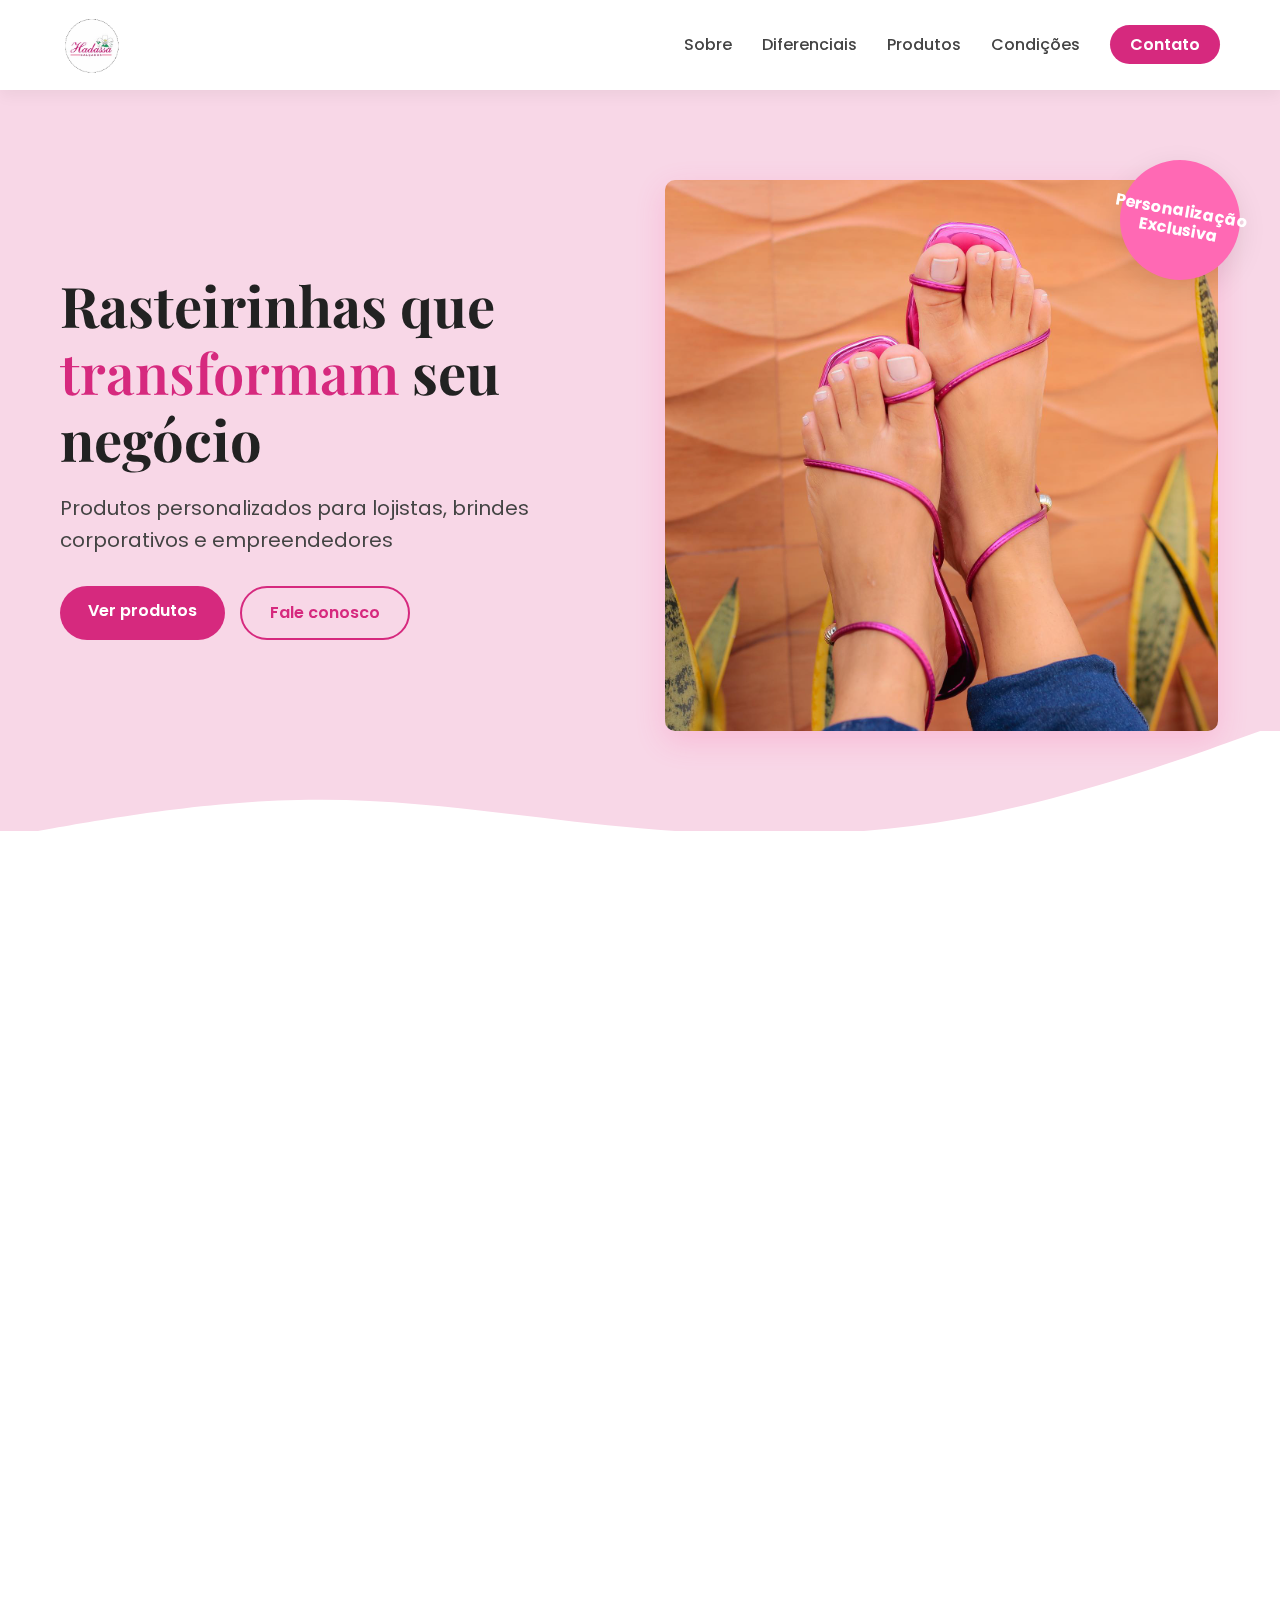
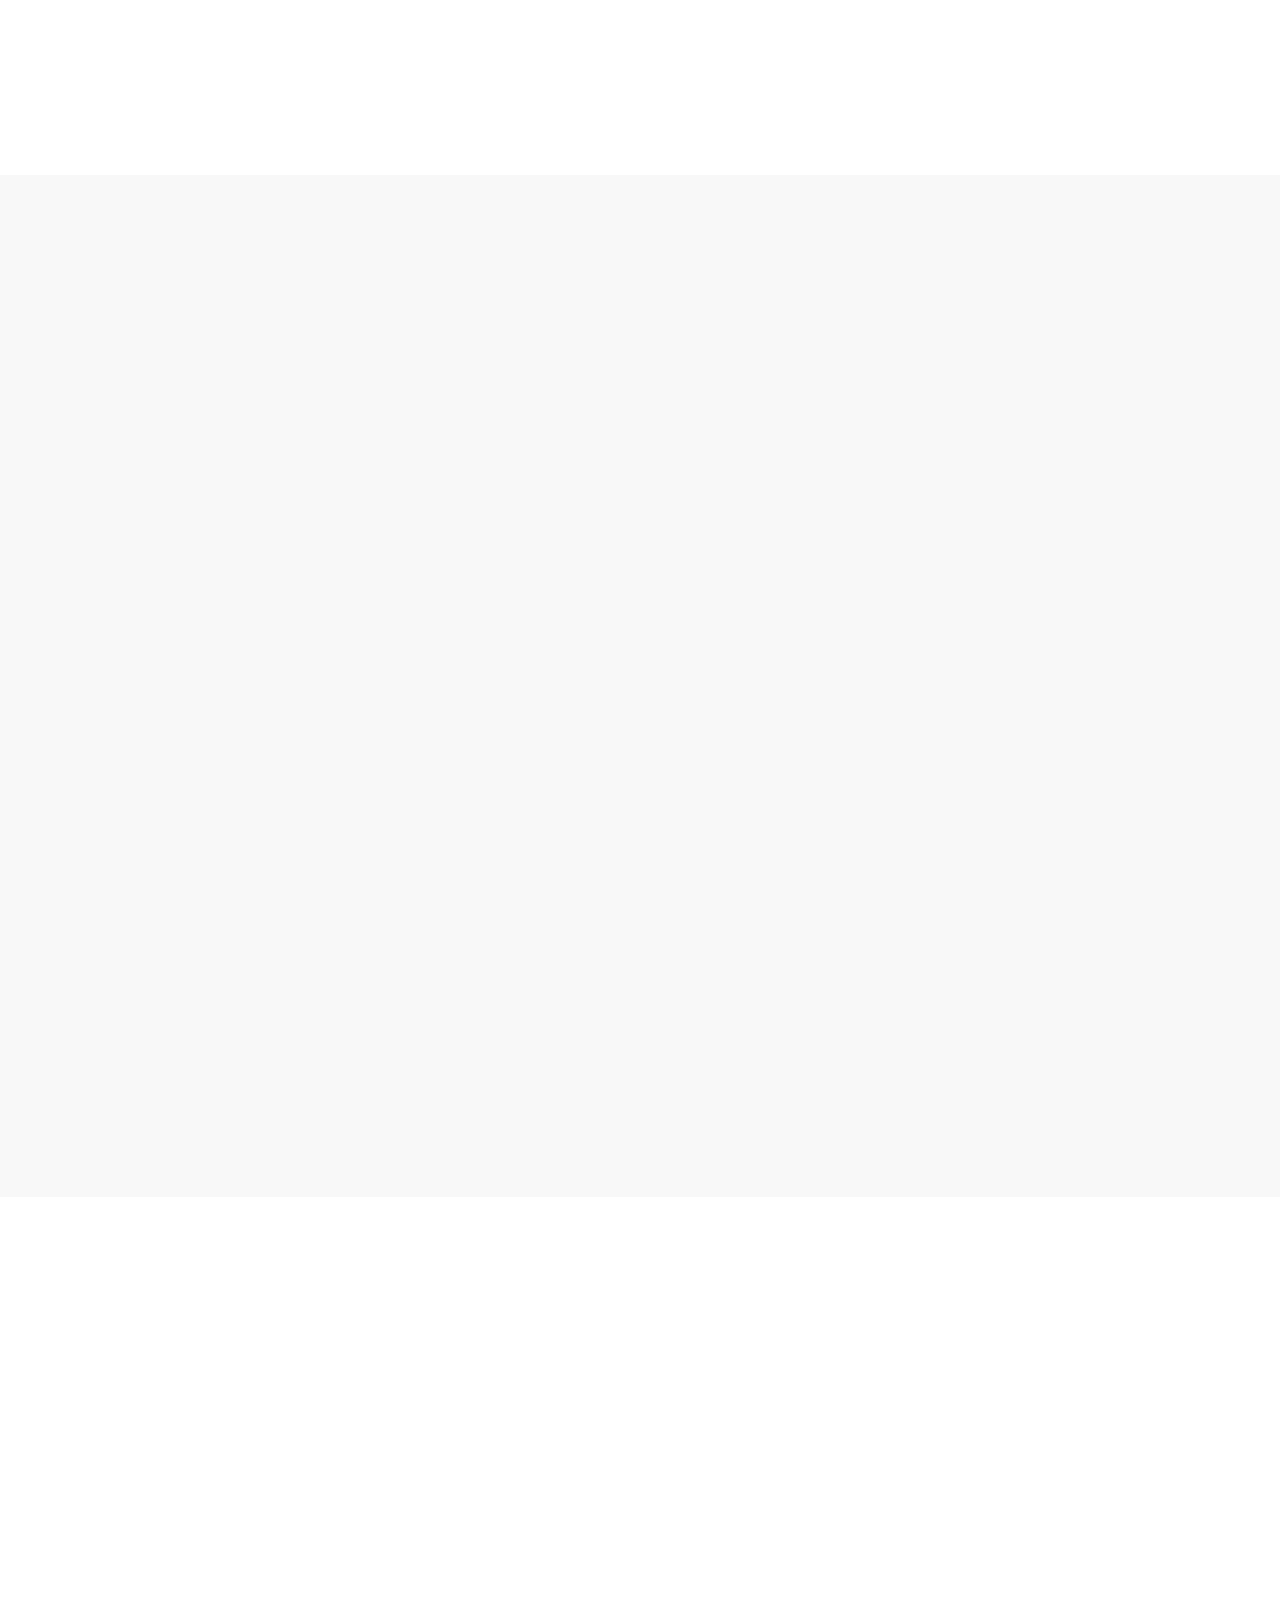
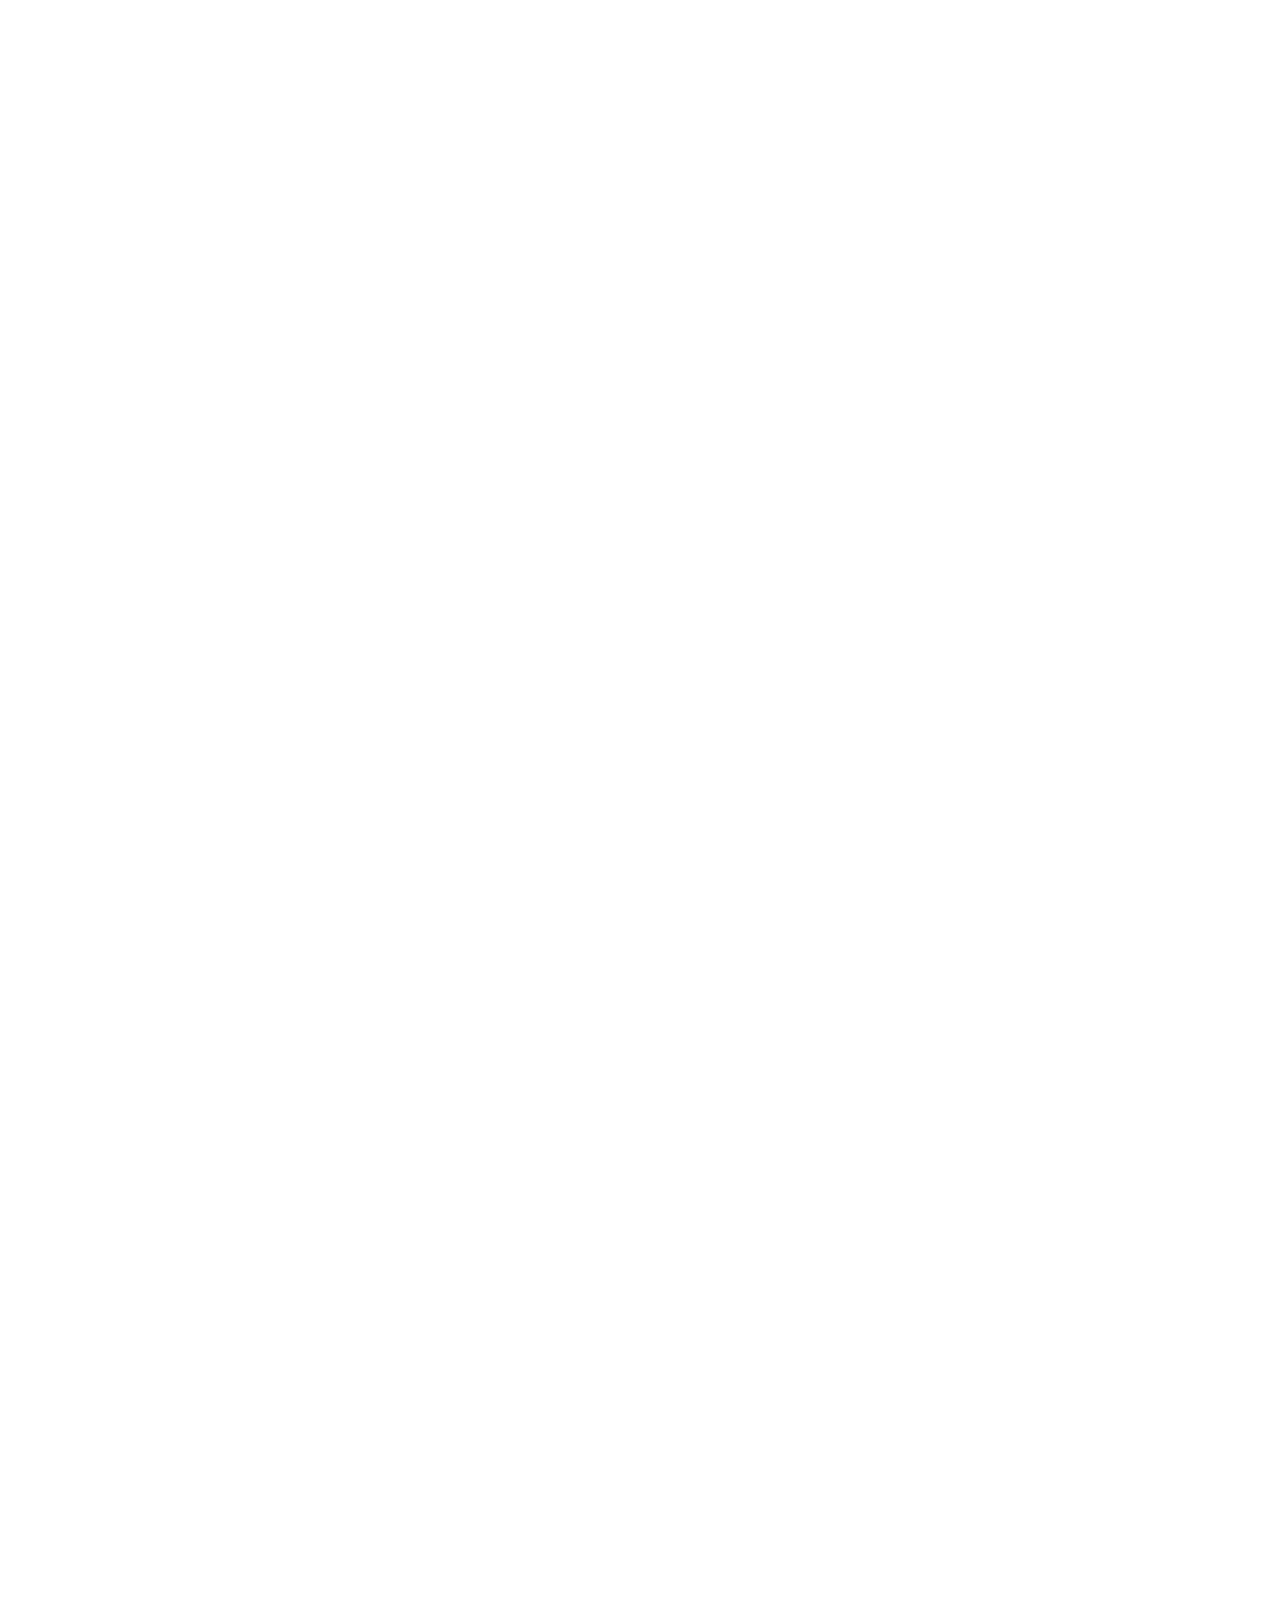
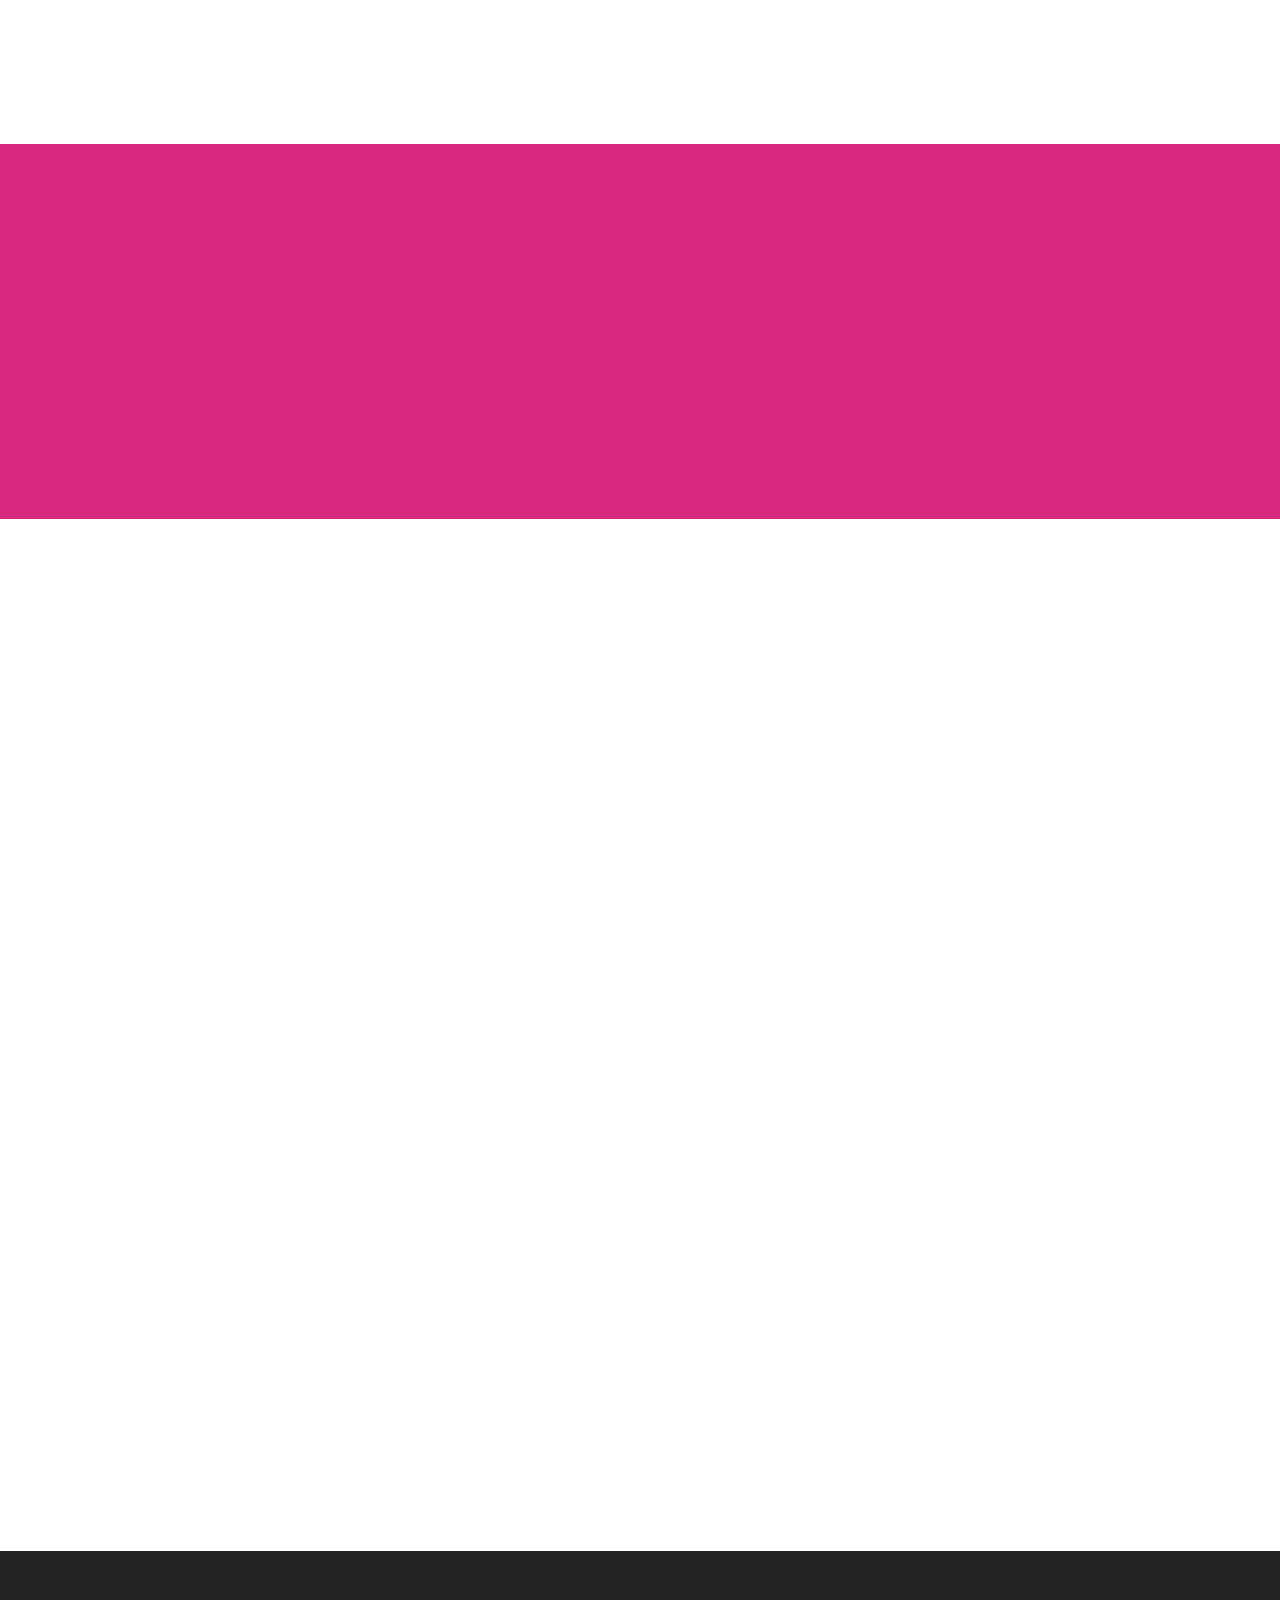
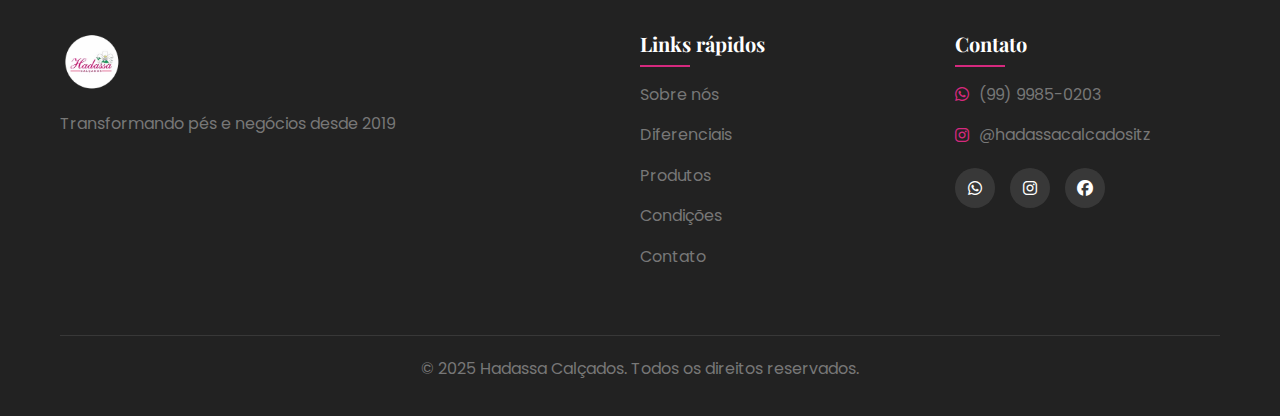
<file: index-completo.html>
<!DOCTYPE html>
<html lang="pt-BR">
<head>
    <meta charset="UTF-8">
    <meta name="viewport" content="width=device-width, initial-scale=1.0">
    <title>Hadassa Calçados | Rasteirinhas Personalizadas</title>
    <link rel="preconnect" href="https://fonts.googleapis.com">
    <link rel="preconnect" href="https://fonts.gstatic.com" crossorigin>
    <link href="https://fonts.googleapis.com/css2?family=Playfair+Display:wght@400;500;600;700&family=Poppins:wght@300;400;500;600;700&display=swap" rel="stylesheet">
    <link rel="stylesheet" href="https://cdnjs.cloudflare.com/ajax/libs/font-awesome/6.4.0/css/all.min.css">
    <link rel="stylesheet" href="https://unpkg.com/aos@next/dist/aos.css" />
    <link rel="stylesheet" href="styles.css">
<!-- FAVICONS COMPLETOS -->
    <link rel="icon" type="image/png" sizes="16x16" href="favicon-16x16.png">
    <link rel="icon" type="image/png" sizes="32x32" href="favicon-32x32.png">
    <link rel="icon" type="image/png" sizes="48x48" href="favicon-48x48.png">
    <link rel="icon" type="image/png" sizes="64x64" href="favicon-64x64.png">
    <link rel="icon" type="image/png" sizes="128x128" href="favicon-128x128.png">
    <link rel="icon" type="image/png" sizes="256x256" href="favicon-256x256.png">
    <link rel="apple-touch-icon" href="apple-touch-icon.png">
    <link rel="icon" href="favicon.ico" type="image/x-icon">
</head>
<body>
    <!-- Preloader -->
    <div class="preloader">
        <div class="loader">
            <img src="logo_transparent.png" alt="Hadassa Calçados" class="loader-logo">
            <div class="spinner"></div>
        </div>
    </div>

    <!-- Header -->
    <header class="header">
        <div class="container">
            <div class="header-inner">
                <a href="#" class="logo">
                    <img src="logo_transparent.png" alt="Hadassa Calçados">
                </a>
                <nav class="nav">
                    <ul class="nav-list">
                        <li class="nav-item"><a href="#sobre" class="nav-link">Sobre</a></li>
                        <li class="nav-item"><a href="#diferenciais" class="nav-link">Diferenciais</a></li>
                        <li class="nav-item"><a href="#produtos" class="nav-link">Produtos</a></li>
                        <li class="nav-item"><a href="#condicoes" class="nav-link">Condições</a></li>
                        <li class="nav-item"><a href="#contato" class="nav-link btn-nav">Contato</a></li>
                    </ul>
                </nav>
                <button class="menu-toggle" aria-label="Menu">
                    <span></span>
                    <span></span>
                    <span></span>
                </button>
            </div>
        </div>
    </header>

    <!-- Hero Section -->
    <section class="hero">
        <div class="container">
            <div class="hero-content" data-aos="fade-right">
                <h1 class="hero-title">Rasteirinhas que <span class="highlight">transformam</span> seu negócio</h1>
                <p class="hero-subtitle">Produtos personalizados para lojistas, brindes corporativos e empreendedores</p>
                <div class="hero-buttons">
                    <a href="#produtos" class="btn btn-primary">Ver produtos</a>
                    <a href="#contato" class="btn btn-outline">Fale conosco</a>
                </div>
            </div>
            <div class="hero-image" data-aos="fade-left">
                <img src="images/rasteirinha_rosa_topo.png" alt="Rasteirinhas Hadassa" class="hero-img" style="border-radius: 10px;">
                <div class="hero-badge" style="background-color: #ff69b4; color: white;">
                    <span>Personalização</span>
                    <span>Exclusiva</span>
                </div>
            </div>
        </div>
        <div class="hero-shape"></div>
    </section>

    <!-- Sobre Section -->
    <section id="sobre" class="section section-sobre">
        <div class="container">
            <div class="section-header" data-aos="fade-up">
                <span class="section-subtitle">Quem somos</span>
                <h2 class="section-title">Expertise em rasteirinhas desde 2019</h2>
                <p class="section-description">Somos uma fábrica especializada em calçados femininos que une qualidade, design e personalização para impulsionar seu negócio.</p>
            </div>
            <div class="sobre-content">
                <div class="sobre-image" data-aos="fade-right">
                    <img src="images/rasteirinha_preta.png" alt="Sandálias Hadassa" class="sobre-img" style="border-radius: 10px;">
                    <div class="sobre-experience">
                        <span class="number">5+</span>
                        <span class="text">Anos de experiência</span>
                    </div>
                </div>
                <div class="sobre-text" data-aos="fade-left">
                    <h3 class="sobre-heading">Por que escolher a Hadassa Calçados?</h3>
                    <p>Nascemos da paixão por criar calçados que combinam conforto, beleza e personalidade. Nossa missão é oferecer produtos que não apenas encantem os pés, mas também impulsionem o sucesso do seu negócio.</p>
                    
                    <div class="features">
                        <div class="feature-item">
                            <div class="feature-icon">
                                <i class="fas fa-check-circle"></i>
                            </div>
                            <div class="feature-text">
                                <h4>Produção própria</h4>
                                <p>Controle total de qualidade em todas as etapas</p>
                            </div>
                        </div>
                        <div class="feature-item">
                            <div class="feature-icon">
                                <i class="fas fa-gem"></i>
                            </div>
                            <div class="feature-text">
                                <h4>Materiais premium</h4>
                                <p>Selecionados para durabilidade e conforto</p>
                            </div>
                        </div>
                        <div class="feature-item">
                            <div class="feature-icon">
                                <i class="fas fa-truck"></i>
                            </div>
                            <div class="feature-text">
                                <h4>Entrega nacional</h4>
                                <p>Enviamos para todo o Brasil com agilidade</p>
                            </div>
                        </div>
                        <div class="feature-item">
                            <div class="feature-icon">
                                <i class="fas fa-users"></i>
                            </div>
                            <div class="feature-text">
                                <h4>Atendimento personalizado</h4>
                                <p>Suporte completo do pedido à entrega</p>
                            </div>
                        </div>
                    </div>
                    
                    <a href="#diferenciais" class="btn btn-arrow">Conheça nossos diferenciais <i class="fas fa-arrow-right"></i></a>
                </div>
            </div>
        </div>
    </section>

    <!-- Clientes Section -->
    <section class="section section-clientes">
        <div class="container">
            <div class="section-header" data-aos="fade-up">
                <span class="section-subtitle">Público-alvo</span>
                <h2 class="section-title">Quem pode se beneficiar com nossos produtos</h2>
            </div>
            <div class="clientes-grid">
                <div class="cliente-card" data-aos="fade-up" data-aos-delay="100">
                    <div class="cliente-icon">
                        <i class="fas fa-store"></i>
                    </div>
                    <h3 class="cliente-title">Lojistas</h3>
                    <p class="cliente-desc">Aumente suas margens com produtos exclusivos que seus clientes não encontrarão em outros lugares. Diferencie-se da concorrência com rasteirinhas personalizadas com sua marca.</p>
                </div>
                <div class="cliente-card" data-aos="fade-up" data-aos-delay="200">
                    <div class="cliente-icon">
                        <i class="fas fa-gift"></i>
                    </div>
                    <h3 class="cliente-title">Empresas</h3>
                    <p class="cliente-desc">Surpreenda clientes e colaboradoras com brindes corporativos úteis e memoráveis. Rasteirinhas personalizadas com sua logo são presentes que serão usados e lembrados.</p>
                </div>
                <div class="cliente-card" data-aos="fade-up" data-aos-delay="300">
                    <div class="cliente-icon">
                        <i class="fas fa-rocket"></i>
                    </div>
                    <h3 class="cliente-title">Empreendedores</h3>
                    <p class="cliente-desc">Inicie seu negócio com um produto diferenciado e de alta margem. Nosso pedido mínimo acessível permite que você comece com investimento reduzido e escale conforme seu crescimento.</p>
                </div>
            </div>
            <div class="clientes-cta" data-aos="fade-up">
                <p class="cta-text">Quer se destacar no mercado de calçados?</p>
                <a href="#contato" class="btn btn-primary">Seja nosso parceiro</a>
            </div>
        </div>
    </section>

    <!-- Diferenciais Section -->
    <section id="diferenciais" class="section section-diferenciais">
        <div class="container">
            <div class="section-header" data-aos="fade-up">
                <span class="section-subtitle">Nossos diferenciais</span>
                <h2 class="section-title">O que nos torna únicos no mercado</h2>
            </div>
            <div class="diferenciais-content">
                <div class="diferenciais-image" data-aos="fade-right">
                    <img src="images/rasteirinha_colorida.png" alt="Diferenciais Hadassa" class="diferenciais-img" style="border-radius: 10px;">
                </div>
                <div class="diferenciais-list" data-aos="fade-left">
                    <div class="diferencial-item">
                        <div class="diferencial-number">01</div>
                        <div class="diferencial-text">
                            <h3>Personalização completa</h3>
                            <p>Você escolhe o material, design e aplicação da sua logo. Criamos exatamente o que você imagina para sua marca brilhar.</p>
                        </div>
                    </div>
                    <div class="diferencial-item">
                        <div class="diferencial-number">02</div>
                        <div class="diferencial-text">
                            <h3>Qualidade superior</h3>
                            <p>Utilizamos materiais selecionados e processos artesanais que garantem durabilidade e conforto excepcionais em cada par.</p>
                        </div>
                    </div>
                    <div class="diferencial-item">
                        <div class="diferencial-number">03</div>
                        <div class="diferencial-text">
                            <h3>Pedido mínimo acessível</h3>
                            <p>Comece com apenas 15 pares e teste o potencial do produto antes de fazer grandes investimentos.</p>
                        </div>
                    </div>
                    <div class="diferencial-item">
                        <div class="diferencial-number">04</div>
                        <div class="diferencial-text">
                            <h3>Consultoria de vendas</h3>
                            <p>Oferecemos dicas e estratégias para maximizar suas vendas e rentabilidade com nossos produtos.</p>
                        </div>
                    </div>
                </div>
            </div>
            <div class="diferenciais-testimonial" data-aos="fade-up">
                <div class="testimonial-content">
                    <div class="testimonial-icon">
                        <i class="fas fa-quote-left"></i>
                    </div>
                    <p class="testimonial-text">A personalização das rasteirinhas Hadassa transformou minha loja. Minhas clientes adoram a exclusividade e o conforto, e eu adoro as margens de lucro!</p>
                    <div class="testimonial-author">
                        <div class="author-info">
                            <h4>Ana Luiza</h4>
                            <p>Lojista em São Paulo</p>
                        </div>
                    </div>
                </div>
            </div>
        </div>
    </section>

    <!-- Produtos Section -->
    <section id="produtos" class="section section-produtos">
        <div class="container">
            <div class="section-header" data-aos="fade-up">
                <span class="section-subtitle">Nossos produtos</span>
                <h2 class="section-title">Rasteirinhas que encantam e vendem</h2>
                <p class="section-description">Conheça nossa linha de produtos que combina estilo, conforto e personalização para seu negócio.</p>
            </div>
            <div class="produtos-grid">
                <div class="produto-card" data-aos="fade-up" data-aos-delay="100">
                    <div class="produto-image">
                        <img src="images/rasteirinha_trancada_marrom.png" alt="Rasteirinhas Clássicas" class="produto-img" style="border-radius: 10px;">
                        <div class="produto-overlay">
                            <a href="#contato" class="btn btn-sm">Solicitar</a>
                        </div>
                    </div>
                    <div class="produto-info">
                        <h3 class="produto-title">Rasteirinhas Clássicas</h3>
                        <p class="produto-desc">Modelos atemporais que combinam com qualquer look. Perfeitas para o dia a dia com conforto e estilo.</p>
                    </div>
                </div>
                <div class="produto-card" data-aos="fade-up" data-aos-delay="200">
                    <div class="produto-image">
                        <img src="images/rasteirinha_preta_laco.png" alt="Sandálias Anatômicas" class="produto-img" style="border-radius: 10px;">
                        <div class="produto-overlay">
                            <a href="#contato" class="btn btn-sm">Solicitar</a>
                        </div>
                    </div>
                    <div class="produto-info">
                        <h3 class="produto-title">Sandálias Anatômicas</h3>
                        <p class="produto-desc">Com solado moldado para maior conforto. Ideais para quem busca bem-estar sem abrir mão do estilo.</p>
                    </div>
                </div>
                <div class="produto-card" data-aos="fade-up" data-aos-delay="300">
                    <div class="produto-image">
                        <img src="images/rasteirinha_dourada.png" alt="Modelos Trançados" class="produto-img" style="border-radius: 10px;">
                        <div class="produto-overlay">
                            <a href="#contato" class="btn btn-sm">Solicitar</a>
                        </div>
                    </div>
                    <div class="produto-info">
                        <h3 class="produto-title">Modelos Trançados</h3>
                        <p class="produto-desc">Design diferenciado com tiras entrelaçadas. Um toque de sofisticação para looks especiais.</p>
                    </div>
                </div>
                <div class="produto-card" data-aos="fade-up" data-aos-delay="400">
                    <div class="produto-image">
                        <img src="images/rasteirinha_trancada_marrom2.png" alt="Linha Corporativa" class="produto-img" style="border-radius: 10px;">
                        <div class="produto-overlay">
                            <a href="#contato" class="btn btn-sm">Solicitar</a>
                        </div>
                    </div>
                    <div class="produto-info">
                        <h3 class="produto-title">Linha Corporativa</h3>
                        <p class="produto-desc">Desenvolvidas especialmente para brindes empresariais com sua logo em destaque.</p>
                    </div>
                </div>
            </div>
        </div>
    </section>

    <!-- CTA Section -->
    <section class="section section-cta">
        <div class="container">
            <div class="cta-content" data-aos="fade-up">
                <h2 class="cta-title">Pronto para transformar seu negócio?</h2>
                <p class="cta-text">Tenha produtos exclusivos que seus clientes vão adorar e que trarão resultados para sua empresa.</p>
                <a href="#contato" class="btn btn-light">Solicite um orçamento</a>
            </div>
        </div>
    </section>

    <!-- Contato Section -->
    <section id="contato" class="section section-contato">
        <div class="container">
            <div class="section-header" data-aos="fade-up">
                <span class="section-subtitle">Fale conosco</span>
                <h2 class="section-title">Vamos crescer juntos</h2>
                <p class="section-description">Entre em contato e descubra como podemos impulsionar seu negócio com nossas rasteirinhas personalizadas.</p>
            </div>
            <div class="contato-content">
                <div class="contato-info" data-aos="fade-right">
                    <div class="contato-card">
                        <div class="contato-icon">
                            <i class="fab fa-whatsapp"></i>
                        </div>
                        <div class="contato-text">
                            <h3>WhatsApp</h3>
                            <p>(99) 9985-0203</p>
                            <a href="https://wa.me/5599985020369" class="btn btn-sm" target="_blank">Enviar mensagem</a>
                        </div>
                    </div>
                    <div class="contato-card">
                        <div class="contato-icon">
                            <i class="fab fa-instagram"></i>
                        </div>
                        <div class="contato-text">
                            <h3>Instagram</h3>
                            <p>@hadassacalcadositz</p>
                            <a href="https://www.instagram.com/hadassacalcadositz/" class="btn btn-sm" target="_blank">Seguir</a>
                        </div>
                    </div>
                    <div class="contato-card">
                        <div class="contato-icon">
                            <i class="far fa-clock"></i>
                        </div>
                        <div class="contato-text">
                            <h3>Horário de atendimento</h3>
                            <p>Segunda a sexta: 8h às 18h</p>
                            <p>Sábado: 8h às 12h</p>
                        </div>
                    </div>
                </div>
                <div class="contato-form-container" data-aos="fade-left">
                    <form class="contato-form" id="formulario-contato">
    <div class="form-group">
        <label for="nome">Nome completo</label>
        <input type="text" id="nome" name="nome" placeholder="Seu nome completo" required>
    </div>
    <div class="form-group">
        <label for="telefone">Telefone/WhatsApp</label>
        <input type="tel" id="telefone" name="telefone" placeholder="(00) 00000-0000" required>
    </div>
    <div class="form-group">
        <label for="mensagem">Mensagem</label>
        <textarea id="mensagem" name="mensagem" placeholder="Como podemos ajudar?" required></textarea>
    </div>
    <button type="submit" class="btn btn-primary btn-block">Enviar mensagem</button>
</form>
                </div>
            </div>
        </div>
    </section>

    <!-- Footer -->
    <footer class="footer">
        <div class="container">
            <div class="footer-content">
                <div class="footer-logo">
                    <img src="logo_transparent.png" alt="Hadassa Calçados">
                    <p>Transformando pés e negócios desde 2019</p>
                </div>
                <div class="footer-links">
                    <h3>Links rápidos</h3>
                    <ul>
                        <li><a href="#sobre">Sobre nós</a></li>
                        <li><a href="#diferenciais">Diferenciais</a></li>
                        <li><a href="#produtos">Produtos</a></li>
                        <li><a href="#condicoes">Condições</a></li>
                        <li><a href="#contato">Contato</a></li>
                    </ul>
                </div>
                <div class="footer-contact">
                    <h3>Contato</h3>
                    <p><i class="fab fa-whatsapp"></i> (99) 9985-0203</p>
                    <p><i class="fab fa-instagram"></i> @hadassacalcadositz</p>
                    <div class="social-links">
                        <a href="https://wa.me/5599985020369" target="_blank"><i class="fab fa-whatsapp"></i></a>
                        <a href="https://www.instagram.com/hadassacalcadositz/" target="_blank"><i class="fab fa-instagram"></i></a>
                        <a href="#" target="_blank"><i class="fab fa-facebook"></i></a>
                    </div>
                </div>
            </div>
            <div class="footer-bottom">
                <p>&copy; 2025 Hadassa Calçados. Todos os direitos reservados.</p>
            </div>
        </div>
    </footer>

    <!-- Back to Top -->
    <a href="#" class="back-to-top">
        <i class="fas fa-chevron-up"></i>
    </a>

    <!-- Scripts -->
    <script src="https://unpkg.com/aos@next/dist/aos.js"></script>
    <script src="script.js"></script>
    
    <!-- SubmitJSON Integration -->
    <script>
        document.addEventListener('DOMContentLoaded', function() {
            const form = document.getElementById('formulario-contato');
            
            form.addEventListener('submit', async function(e) {
                e.preventDefault();
                
                const submitButton = form.querySelector('button[type="submit"]');
                const originalText = submitButton.textContent;
                submitButton.disabled = true;
                submitButton.textContent = 'Enviando...';
                
                try {
                    const formData = {
                        nome: document.getElementById('nome').value,
                        telefone: document.getElementById('telefone').value,
                        mensagem: document.getElementById('mensagem').value
                    };
                    
                    const response = await fetch('https://api.submitjson.com/v1/submit/GGnyR35nF', {
                        method: 'POST',
                        headers: {
                            'Content-Type': 'application/json',
                            'Authorization': 'Bearer sjk_ef21a11720dc4b57866aee684d9aa129'
                        },
                        body: JSON.stringify(formData)
                    });
                    
                    const result = await response.json();
                    
                    if (response.ok) {
                        submitButton.textContent = 'Mensagem enviada!';
                        form.reset();
                        setTimeout(function() {
                            submitButton.disabled = false;
                            submitButton.textContent = originalText;
                        }, 3000);
                    } else {
                        throw new Error(result.message || 'Erro ao enviar mensagem');
                    }
                } catch (error) {
                    console.error('Erro:', error);
                    submitButton.textContent = 'Erro ao enviar. Tente novamente.';
                    setTimeout(function() {
                        submitButton.disabled = false;
                        submitButton.textContent = originalText;
                    }, 3000);
                }
            });
        });
    </script>
</body>
</html>
</file>
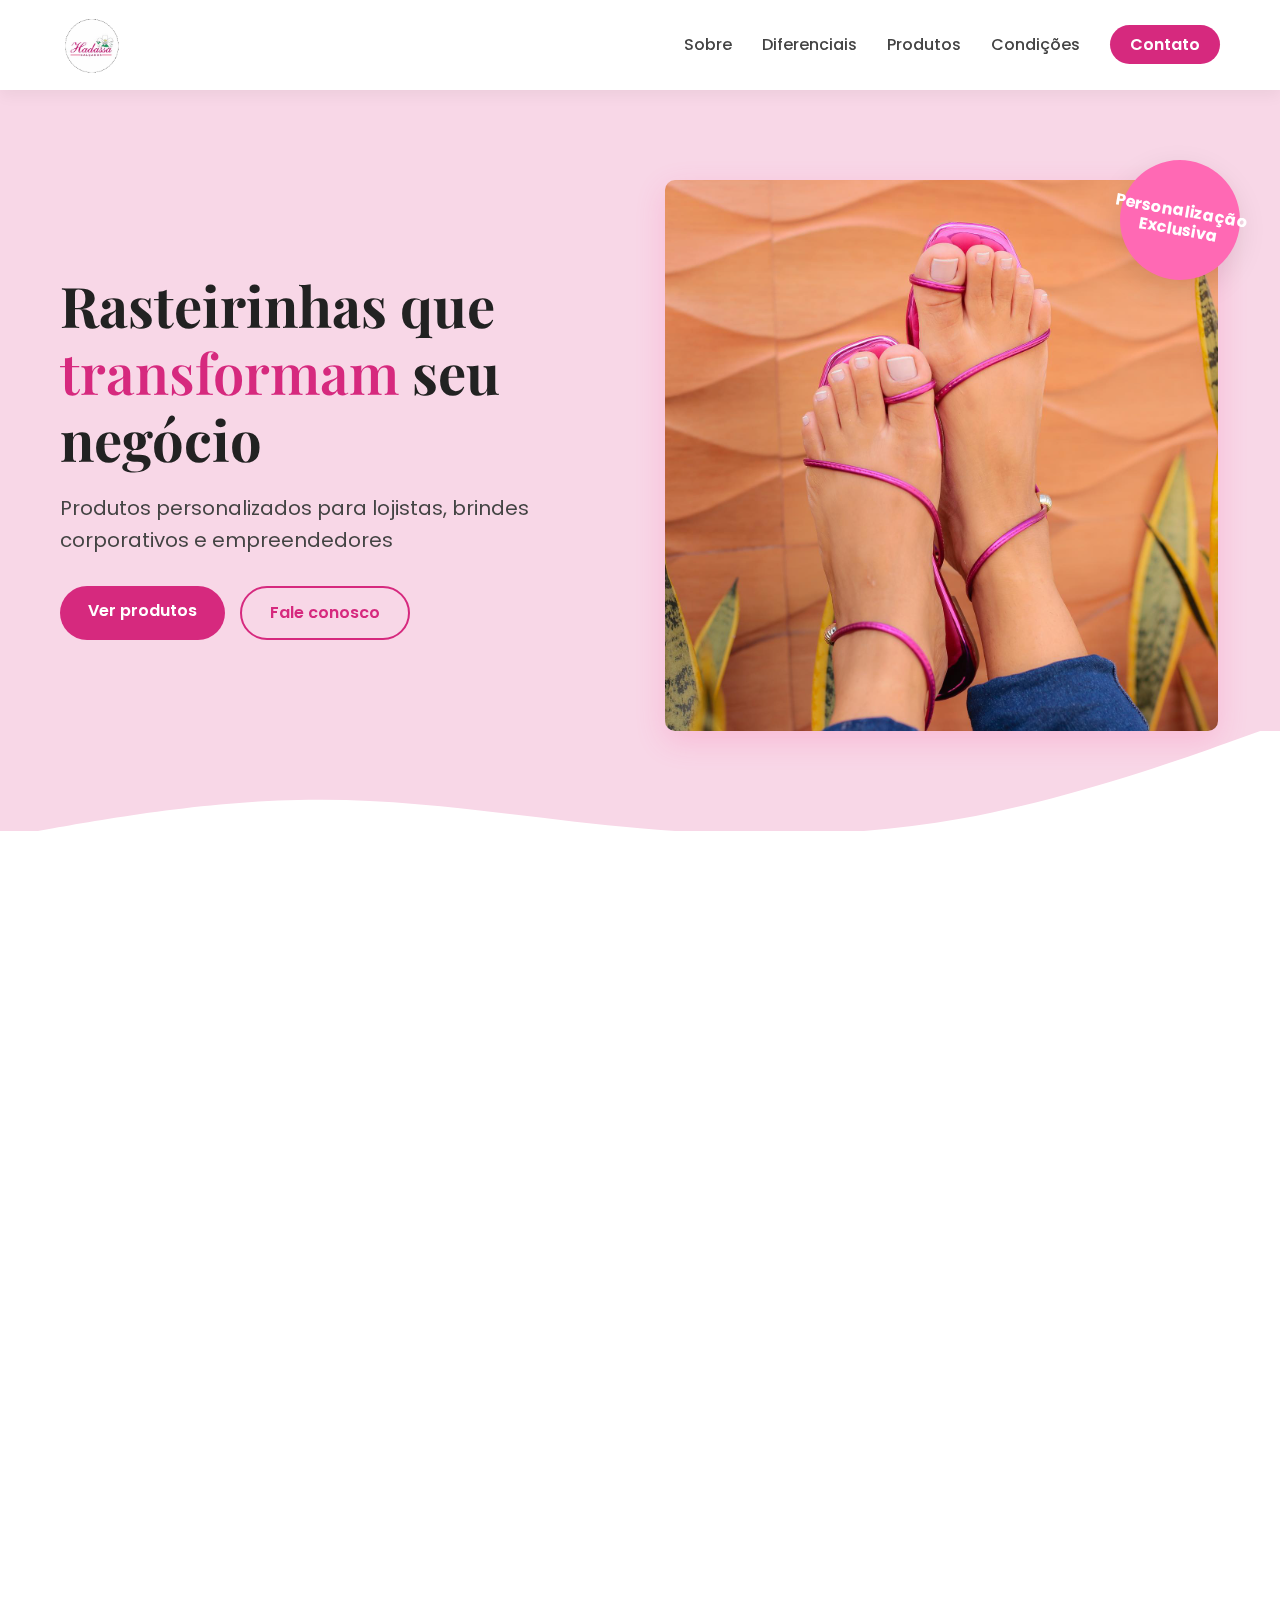
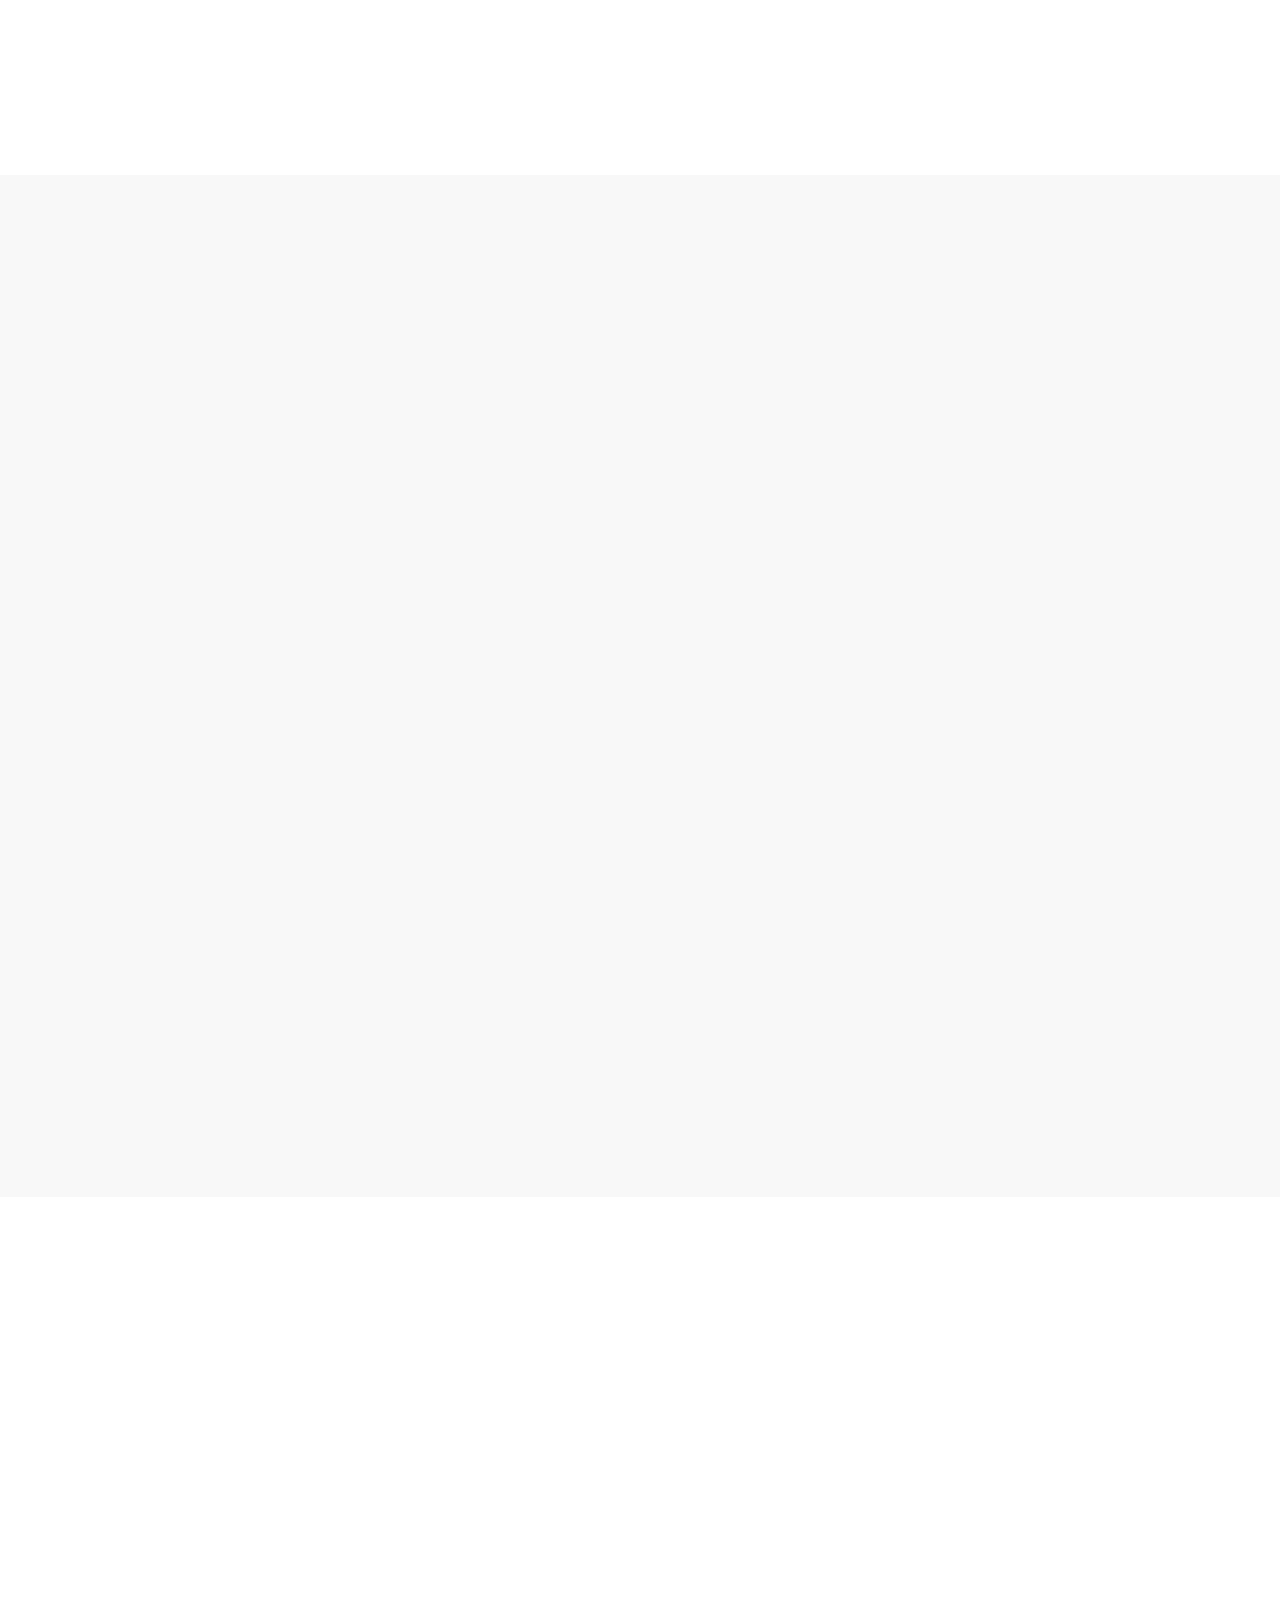
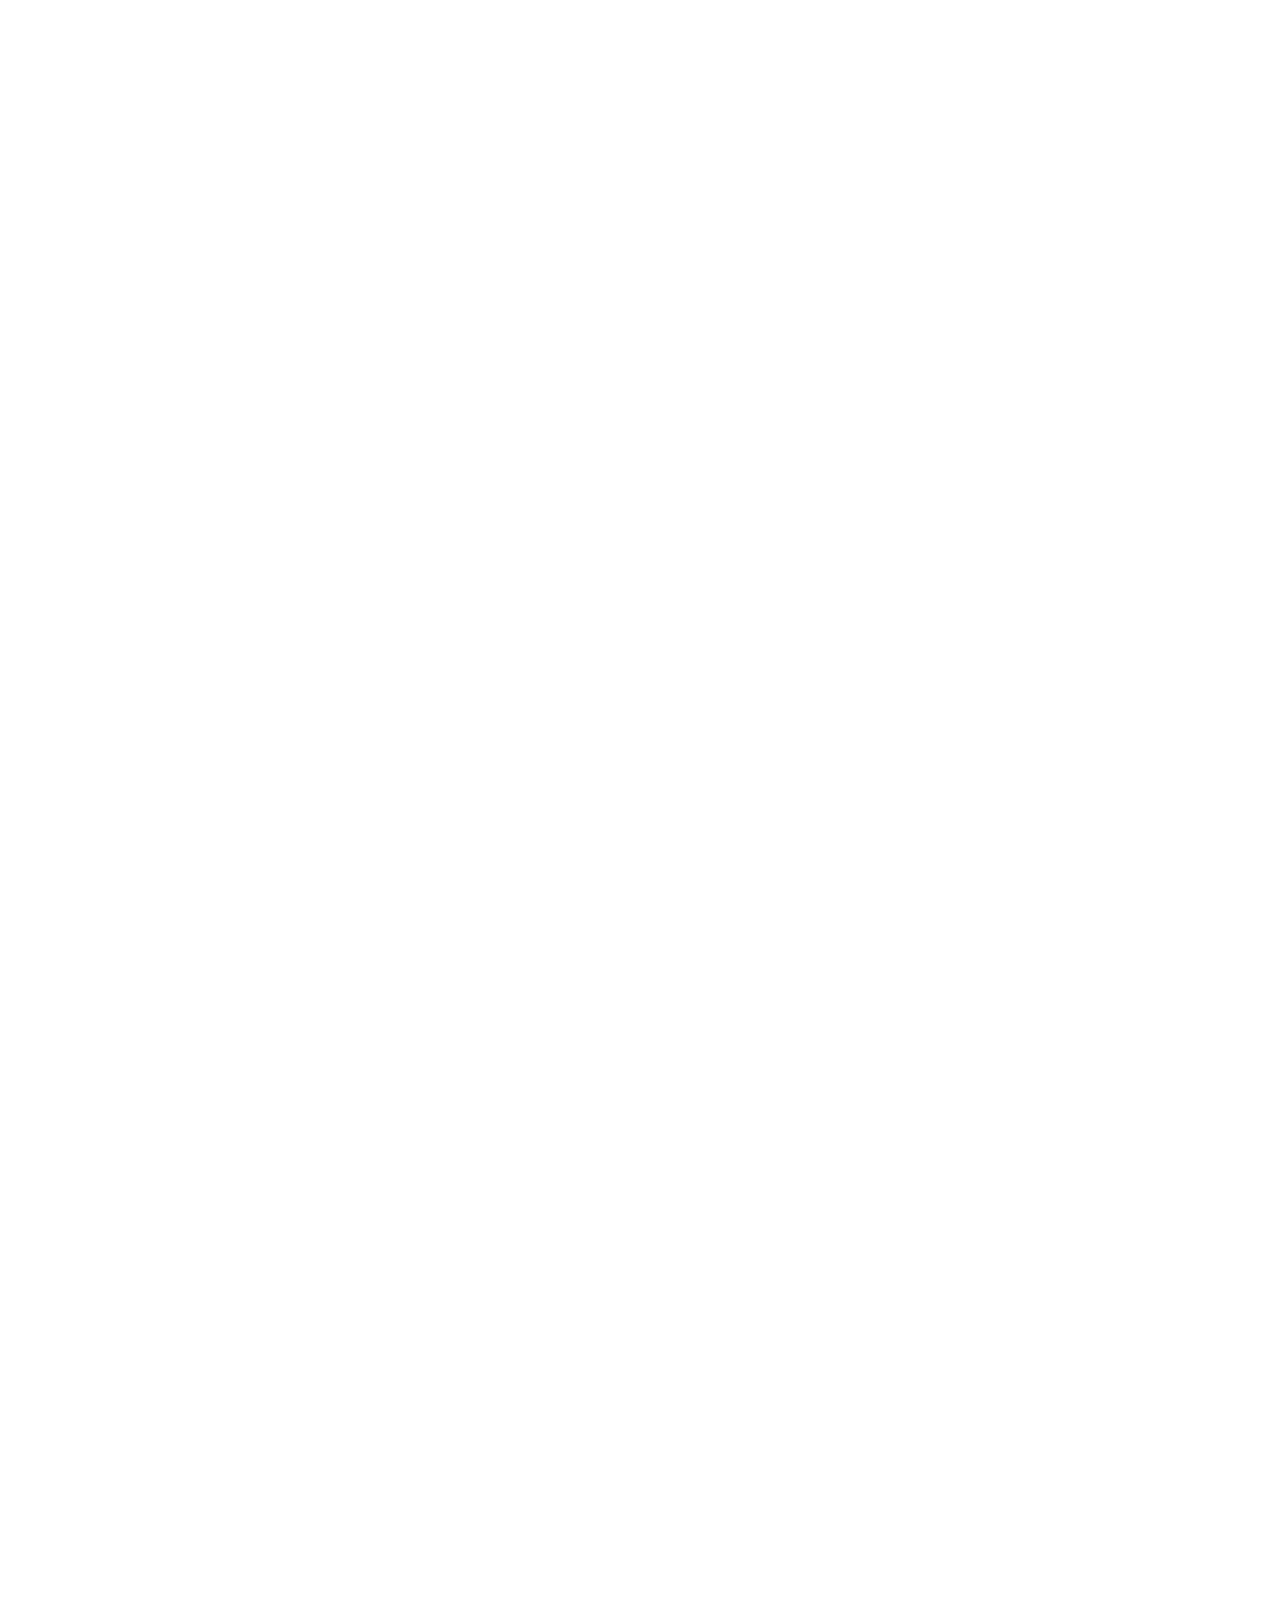
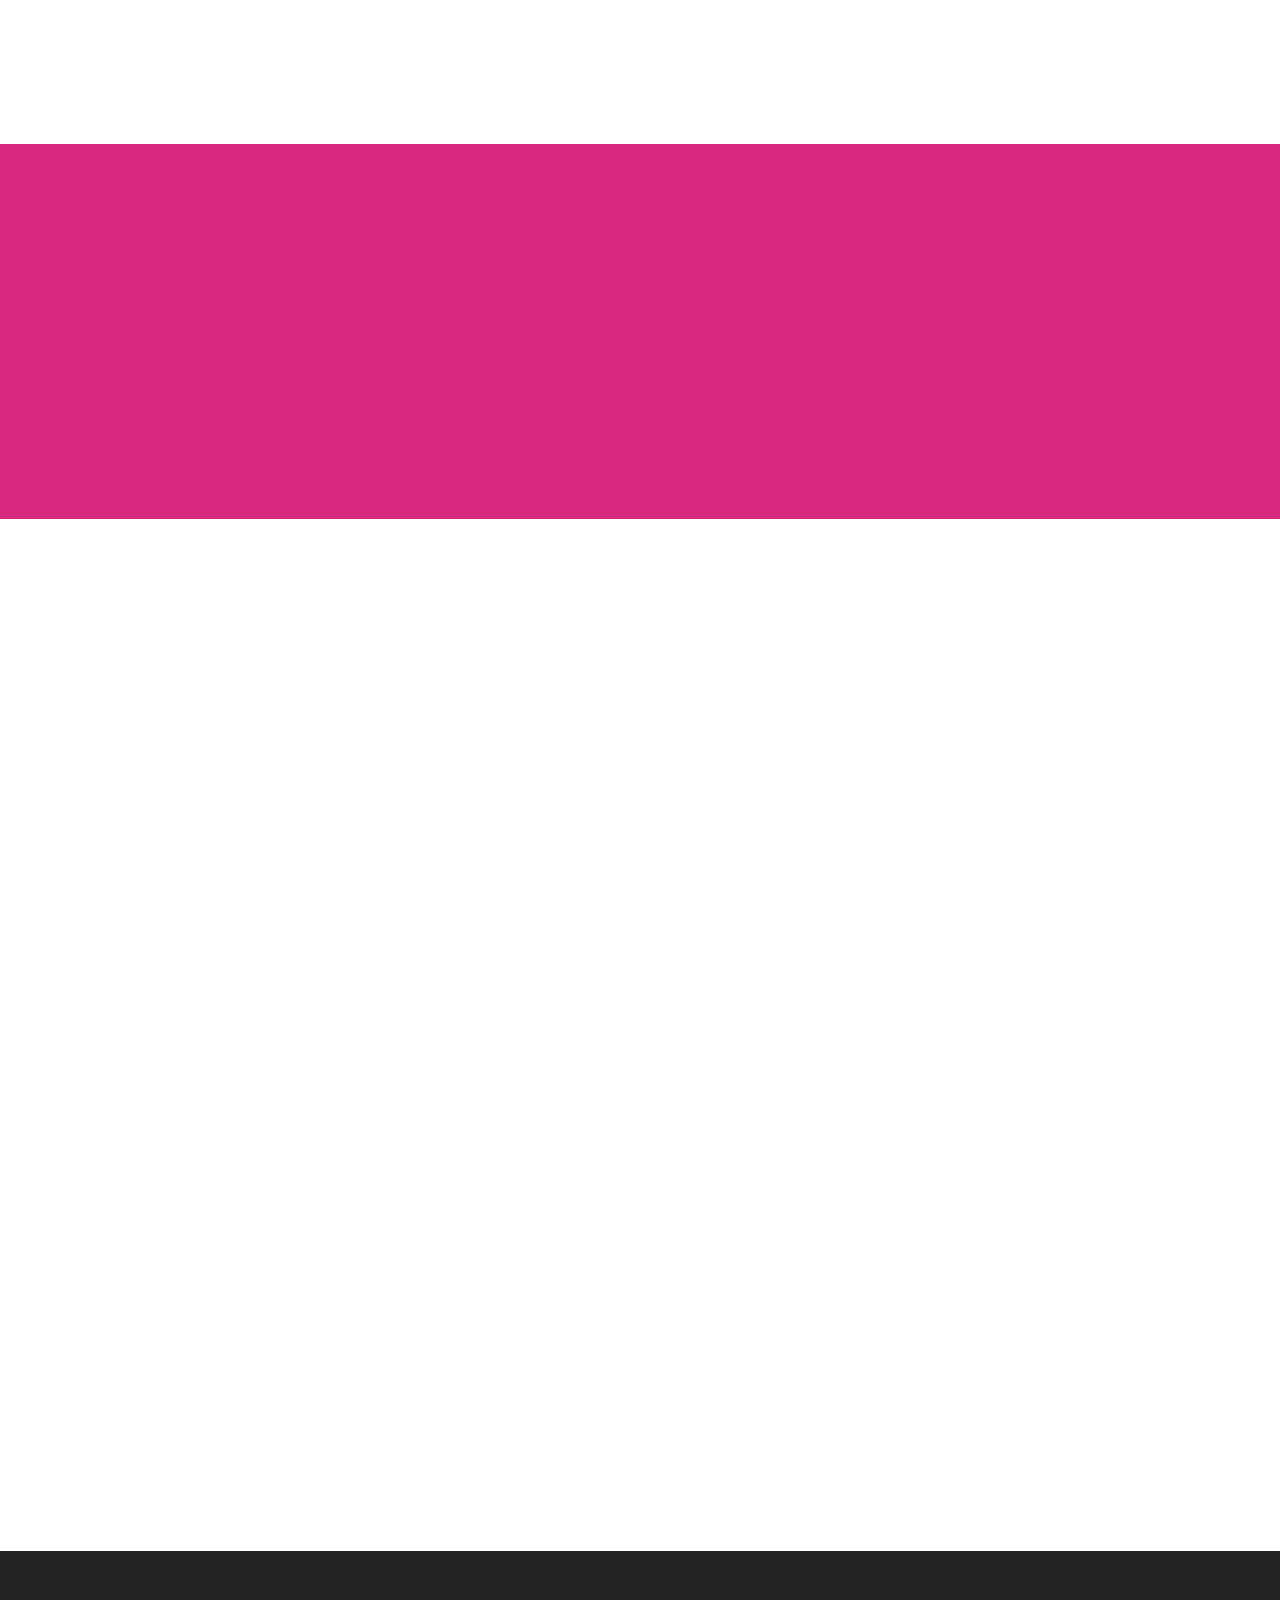
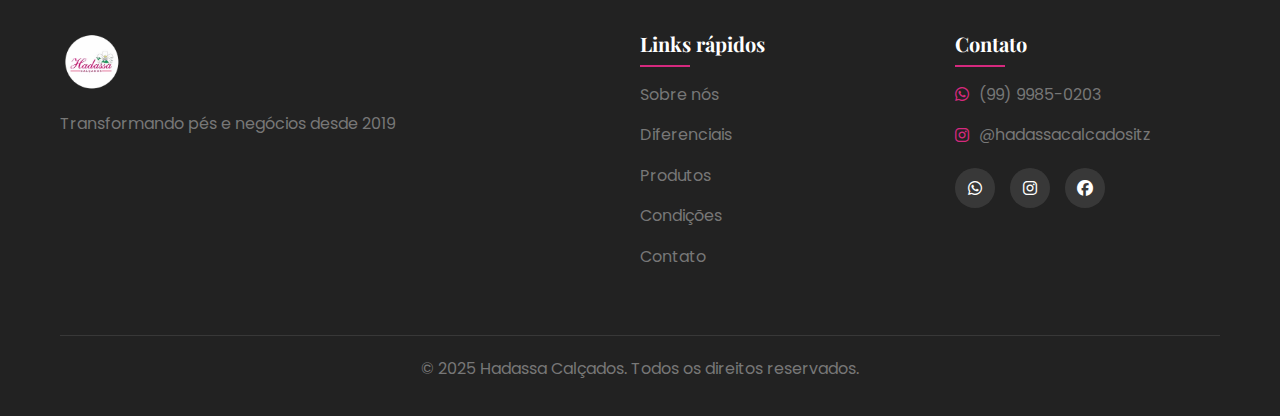
<file: index-corrigido.html>
<!DOCTYPE html>
<html lang="pt-BR">
<head>
    <meta charset="UTF-8">
    <meta name="viewport" content="width=device-width, initial-scale=1.0">
    <title>Hadassa Calçados | Rasteirinhas Personalizadas</title>
    <link rel="preconnect" href="https://fonts.googleapis.com">
    <link rel="preconnect" href="https://fonts.gstatic.com" crossorigin>
    <link href="https://fonts.googleapis.com/css2?family=Playfair+Display:wght@400;500;600;700&family=Poppins:wght@300;400;500;600;700&display=swap" rel="stylesheet">
    <link rel="stylesheet" href="https://cdnjs.cloudflare.com/ajax/libs/font-awesome/6.4.0/css/all.min.css">
    <link rel="stylesheet" href="https://unpkg.com/aos@next/dist/aos.css" />
    <link rel="stylesheet" href="styles.css">
<!-- FAVICONS COMPLETOS -->
    <link rel="icon" type="image/png" sizes="16x16" href="favicon-16x16.png">
    <link rel="icon" type="image/png" sizes="32x32" href="favicon-32x32.png">
    <link rel="icon" type="image/png" sizes="48x48" href="favicon-48x48.png">
    <link rel="icon" type="image/png" sizes="64x64" href="favicon-64x64.png">
    <link rel="icon" type="image/png" sizes="128x128" href="favicon-128x128.png">
    <link rel="icon" type="image/png" sizes="256x256" href="favicon-256x256.png">
    <link rel="apple-touch-icon" href="apple-touch-icon.png">
    <link rel="icon" href="favicon.ico" type="image/x-icon">
</head>
<body>
    <!-- Preloader -->
    <div class="preloader">
        <div class="loader">
            <img src="logo_transparent.png" alt="Hadassa Calçados" class="loader-logo">
            <div class="spinner"></div>
        </div>
    </div>

    <!-- Header -->
    <header class="header">
        <div class="container">
            <div class="header-inner">
                <a href="#" class="logo">
                    <img src="logo_transparent.png" alt="Hadassa Calçados">
                </a>
                <nav class="nav">
                    <ul class="nav-list">
                        <li class="nav-item"><a href="#sobre" class="nav-link">Sobre</a></li>
                        <li class="nav-item"><a href="#diferenciais" class="nav-link">Diferenciais</a></li>
                        <li class="nav-item"><a href="#produtos" class="nav-link">Produtos</a></li>
                        <li class="nav-item"><a href="#condicoes" class="nav-link">Condições</a></li>
                        <li class="nav-item"><a href="#contato" class="nav-link btn-nav">Contato</a></li>
                    </ul>
                </nav>
                <button class="menu-toggle" aria-label="Menu">
                    <span></span>
                    <span></span>
                    <span></span>
                </button>
            </div>
        </div>
    </header>

    <!-- Hero Section -->
    <section class="hero">
        <div class="container">
            <div class="hero-content" data-aos="fade-right">
                <h1 class="hero-title">Rasteirinhas que <span class="highlight">transformam</span> seu negócio</h1>
                <p class="hero-subtitle">Produtos personalizados para lojistas, brindes corporativos e empreendedores</p>
                <div class="hero-buttons">
                    <a href="#produtos" class="btn btn-primary">Ver produtos</a>
                    <a href="#contato" class="btn btn-outline">Fale conosco</a>
                </div>
            </div>
            <div class="hero-image" data-aos="fade-left">
                <img src="images/rasteirinha_rosa_topo.png" alt="Rasteirinhas Hadassa" class="hero-img" style="border-radius: 10px;">
                <div class="hero-badge" style="background-color: #ff69b4; color: white;">
                    <span>Personalização</span>
                    <span>Exclusiva</span>
                </div>
            </div>
        </div>
        <div class="hero-shape"></div>
    </section>

    <!-- Sobre Section -->
    <section id="sobre" class="section section-sobre">
        <div class="container">
            <div class="section-header" data-aos="fade-up">
                <span class="section-subtitle">Quem somos</span>
                <h2 class="section-title">Expertise em rasteirinhas desde 2019</h2>
                <p class="section-description">Somos uma fábrica especializada em calçados femininos que une qualidade, design e personalização para impulsionar seu negócio.</p>
            </div>
            <div class="sobre-content">
                <div class="sobre-image" data-aos="fade-right">
                    <img src="images/rasteirinha_preta.png" alt="Sandálias Hadassa" class="sobre-img" style="border-radius: 10px;">
                    <div class="sobre-experience">
                        <span class="number">5+</span>
                        <span class="text">Anos de experiência</span>
                    </div>
                </div>
                <div class="sobre-text" data-aos="fade-left">
                    <h3 class="sobre-heading">Por que escolher a Hadassa Calçados?</h3>
                    <p>Nascemos da paixão por criar calçados que combinam conforto, beleza e personalidade. Nossa missão é oferecer produtos que não apenas encantem os pés, mas também impulsionem o sucesso do seu negócio.</p>
                    
                    <div class="features">
                        <div class="feature-item">
                            <div class="feature-icon">
                                <i class="fas fa-check-circle"></i>
                            </div>
                            <div class="feature-text">
                                <h4>Produção própria</h4>
                                <p>Controle total de qualidade em todas as etapas</p>
                            </div>
                        </div>
                        <div class="feature-item">
                            <div class="feature-icon">
                                <i class="fas fa-gem"></i>
                            </div>
                            <div class="feature-text">
                                <h4>Materiais premium</h4>
                                <p>Selecionados para durabilidade e conforto</p>
                            </div>
                        </div>
                        <div class="feature-item">
                            <div class="feature-icon">
                                <i class="fas fa-truck"></i>
                            </div>
                            <div class="feature-text">
                                <h4>Entrega nacional</h4>
                                <p>Enviamos para todo o Brasil com agilidade</p>
                            </div>
                        </div>
                        <div class="feature-item">
                            <div class="feature-icon">
                                <i class="fas fa-users"></i>
                            </div>
                            <div class="feature-text">
                                <h4>Atendimento personalizado</h4>
                                <p>Suporte completo do pedido à entrega</p>
                            </div>
                        </div>
                    </div>
                    
                    <a href="#diferenciais" class="btn btn-arrow">Conheça nossos diferenciais <i class="fas fa-arrow-right"></i></a>
                </div>
            </div>
        </div>
    </section>

    <!-- Clientes Section -->
    <section class="section section-clientes">
        <div class="container">
            <div class="section-header" data-aos="fade-up">
                <span class="section-subtitle">Público-alvo</span>
                <h2 class="section-title">Quem pode se beneficiar com nossos produtos</h2>
            </div>
            <div class="clientes-grid">
                <div class="cliente-card" data-aos="fade-up" data-aos-delay="100">
                    <div class="cliente-icon">
                        <i class="fas fa-store"></i>
                    </div>
                    <h3 class="cliente-title">Lojistas</h3>
                    <p class="cliente-desc">Aumente suas margens com produtos exclusivos que seus clientes não encontrarão em outros lugares. Diferencie-se da concorrência com rasteirinhas personalizadas com sua marca.</p>
                </div>
                <div class="cliente-card" data-aos="fade-up" data-aos-delay="200">
                    <div class="cliente-icon">
                        <i class="fas fa-gift"></i>
                    </div>
                    <h3 class="cliente-title">Empresas</h3>
                    <p class="cliente-desc">Surpreenda clientes e colaboradoras com brindes corporativos úteis e memoráveis. Rasteirinhas personalizadas com sua logo são presentes que serão usados e lembrados.</p>
                </div>
                <div class="cliente-card" data-aos="fade-up" data-aos-delay="300">
                    <div class="cliente-icon">
                        <i class="fas fa-rocket"></i>
                    </div>
                    <h3 class="cliente-title">Empreendedores</h3>
                    <p class="cliente-desc">Inicie seu negócio com um produto diferenciado e de alta margem. Nosso pedido mínimo acessível permite que você comece com investimento reduzido e escale conforme seu crescimento.</p>
                </div>
            </div>
            <div class="clientes-cta" data-aos="fade-up">
                <p class="cta-text">Quer se destacar no mercado de calçados?</p>
                <a href="#contato" class="btn btn-primary">Seja nosso parceiro</a>
            </div>
        </div>
    </section>

    <!-- Diferenciais Section -->
    <section id="diferenciais" class="section section-diferenciais">
        <div class="container">
            <div class="section-header" data-aos="fade-up">
                <span class="section-subtitle">Nossos diferenciais</span>
                <h2 class="section-title">O que nos torna únicos no mercado</h2>
            </div>
            <div class="diferenciais-content">
                <div class="diferenciais-image" data-aos="fade-right">
                    <img src="images/rasteirinha_colorida.png" alt="Diferenciais Hadassa" class="diferenciais-img" style="border-radius: 10px;">
                </div>
                <div class="diferenciais-list" data-aos="fade-left">
                    <div class="diferencial-item">
                        <div class="diferencial-number">01</div>
                        <div class="diferencial-text">
                            <h3>Personalização completa</h3>
                            <p>Você escolhe o material, design e aplicação da sua logo. Criamos exatamente o que você imagina para sua marca brilhar.</p>
                        </div>
                    </div>
                    <div class="diferencial-item">
                        <div class="diferencial-number">02</div>
                        <div class="diferencial-text">
                            <h3>Qualidade superior</h3>
                            <p>Utilizamos materiais selecionados e processos artesanais que garantem durabilidade e conforto excepcionais em cada par.</p>
                        </div>
                    </div>
                    <div class="diferencial-item">
                        <div class="diferencial-number">03</div>
                        <div class="diferencial-text">
                            <h3>Pedido mínimo acessível</h3>
                            <p>Comece com apenas 15 pares e teste o potencial do produto antes de fazer grandes investimentos.</p>
                        </div>
                    </div>
                    <div class="diferencial-item">
                        <div class="diferencial-number">04</div>
                        <div class="diferencial-text">
                            <h3>Consultoria de vendas</h3>
                            <p>Oferecemos dicas e estratégias para maximizar suas vendas e rentabilidade com nossos produtos.</p>
                        </div>
                    </div>
                </div>
            </div>
            <div class="diferenciais-testimonial" data-aos="fade-up">
                <div class="testimonial-content">
                    <div class="testimonial-icon">
                        <i class="fas fa-quote-left"></i>
                    </div>
                    <p class="testimonial-text">A personalização das rasteirinhas Hadassa transformou minha loja. Minhas clientes adoram a exclusividade e o conforto, e eu adoro as margens de lucro!</p>
                    <div class="testimonial-author">
                        <div class="author-info">
                            <h4>Ana Luiza</h4>
                            <p>Lojista em São Paulo</p>
                        </div>
                    </div>
                </div>
            </div>
        </div>
    </section>

    <!-- Produtos Section -->
    <section id="produtos" class="section section-produtos">
        <div class="container">
            <div class="section-header" data-aos="fade-up">
                <span class="section-subtitle">Nossos produtos</span>
                <h2 class="section-title">Rasteirinhas que encantam e vendem</h2>
                <p class="section-description">Conheça nossa linha de produtos que combina estilo, conforto e personalização para seu negócio.</p>
            </div>
            <div class="produtos-grid">
                <div class="produto-card" data-aos="fade-up" data-aos-delay="100">
                    <div class="produto-image">
                        <img src="images/rasteirinha_trancada_marrom.png" alt="Rasteirinhas Clássicas" class="produto-img" style="border-radius: 10px;">
                        <div class="produto-overlay">
                            <a href="#contato" class="btn btn-sm">Solicitar</a>
                        </div>
                    </div>
                    <div class="produto-info">
                        <h3 class="produto-title">Rasteirinhas Clássicas</h3>
                        <p class="produto-desc">Modelos atemporais que combinam com qualquer look. Perfeitas para o dia a dia com conforto e estilo.</p>
                    </div>
                </div>
                <div class="produto-card" data-aos="fade-up" data-aos-delay="200">
                    <div class="produto-image">
                        <img src="images/rasteirinha_preta_laco.png" alt="Sandálias Anatômicas" class="produto-img" style="border-radius: 10px;">
                        <div class="produto-overlay">
                            <a href="#contato" class="btn btn-sm">Solicitar</a>
                        </div>
                    </div>
                    <div class="produto-info">
                        <h3 class="produto-title">Sandálias Anatômicas</h3>
                        <p class="produto-desc">Com solado moldado para maior conforto. Ideais para quem busca bem-estar sem abrir mão do estilo.</p>
                    </div>
                </div>
                <div class="produto-card" data-aos="fade-up" data-aos-delay="300">
                    <div class="produto-image">
                        <img src="images/rasteirinha_dourada.png" alt="Modelos Trançados" class="produto-img" style="border-radius: 10px;">
                        <div class="produto-overlay">
                            <a href="#contato" class="btn btn-sm">Solicitar</a>
                        </div>
                    </div>
                    <div class="produto-info">
                        <h3 class="produto-title">Modelos Trançados</h3>
                        <p class="produto-desc">Design diferenciado com tiras entrelaçadas. Um toque de sofisticação para looks especiais.</p>
                    </div>
                </div>
                <div class="produto-card" data-aos="fade-up" data-aos-delay="400">
                    <div class="produto-image">
                        <img src="images/rasteirinha_trancada_marrom2.png" alt="Linha Corporativa" class="produto-img" style="border-radius: 10px;">
                        <div class="produto-overlay">
                            <a href="#contato" class="btn btn-sm">Solicitar</a>
                        </div>
                    </div>
                    <div class="produto-info">
                        <h3 class="produto-title">Linha Corporativa</h3>
                        <p class="produto-desc">Desenvolvidas especialmente para brindes empresariais com sua logo em destaque.</p>
                    </div>
                </div>
            </div>
        </div>
    </section>

    <!-- CTA Section -->
    <section class="section section-cta">
        <div class="container">
            <div class="cta-content" data-aos="fade-up">
                <h2 class="cta-title">Pronto para transformar seu negócio?</h2>
                <p class="cta-text">Tenha produtos exclusivos que seus clientes vão adorar e que trarão resultados para sua empresa.</p>
                <a href="#contato" class="btn btn-light">Solicite um orçamento</a>
            </div>
        </div>
    </section>

    <!-- Contato Section -->
    <section id="contato" class="section section-contato">
        <div class="container">
            <div class="section-header" data-aos="fade-up">
                <span class="section-subtitle">Fale conosco</span>
                <h2 class="section-title">Vamos crescer juntos</h2>
                <p class="section-description">Entre em contato e descubra como podemos impulsionar seu negócio com nossas rasteirinhas personalizadas.</p>
            </div>
            <div class="contato-content">
                <div class="contato-info" data-aos="fade-right">
                    <div class="contato-card">
                        <div class="contato-icon">
                            <i class="fab fa-whatsapp"></i>
                        </div>
                        <div class="contato-text">
                            <h3>WhatsApp</h3>
                            <p>(99) 9985-0203</p>
                            <a href="https://wa.me/5599985020369" class="btn btn-sm" target="_blank">Enviar mensagem</a>
                        </div>
                    </div>
                    <div class="contato-card">
                        <div class="contato-icon">
                            <i class="fab fa-instagram"></i>
                        </div>
                        <div class="contato-text">
                            <h3>Instagram</h3>
                            <p>@hadassacalcadositz</p>
                            <a href="https://www.instagram.com/hadassacalcadositz/" class="btn btn-sm" target="_blank">Seguir</a>
                        </div>
                    </div>
                    <div class="contato-card">
                        <div class="contato-icon">
                            <i class="far fa-clock"></i>
                        </div>
                        <div class="contato-text">
                            <h3>Horário de atendimento</h3>
                            <p>Segunda a sexta: 8h às 18h</p>
                            <p>Sábado: 8h às 12h</p>
                        </div>
                    </div>
                </div>
                <div class="contato-form-container" data-aos="fade-left">
                    <form class="contato-form" id="formulario-contato">
    <div class="form-group">
        <label for="nome">Nome completo</label>
        <input type="text" id="nome" name="nome" placeholder="Seu nome completo" required>
    </div>
    <div class="form-group">
        <label for="telefone">Telefone/WhatsApp</label>
        <input type="tel" id="telefone" name="telefone" placeholder="(00) 00000-0000" required>
    </div>
    <div class="form-group">
        <label for="mensagem">Mensagem</label>
        <textarea id="mensagem" name="mensagem" placeholder="Como podemos ajudar?" required></textarea>
    </div>
    <button type="submit" class="btn btn-primary btn-block">Enviar mensagem</button>
</form>
                </div>
            </div>
        </div>
    </section>

    <!-- Footer -->
    <footer class="footer">
        <div class="container">
            <div class="footer-content">
                <div class="footer-logo">
                    <img src="logo_transparent.png" alt="Hadassa Calçados">
                    <p>Transformando pés e negócios desde 2019</p>
                </div>
                <div class="footer-links">
                    <h3>Links rápidos</h3>
                    <ul>
                        <li><a href="#sobre">Sobre nós</a></li>
                        <li><a href="#diferenciais">Diferenciais</a></li>
                        <li><a href="#produtos">Produtos</a></li>
                        <li><a href="#condicoes">Condições</a></li>
                        <li><a href="#contato">Contato</a></li>
                    </ul>
                </div>
                <div class="footer-contact">
                    <h3>Contato</h3>
                    <p><i class="fab fa-whatsapp"></i> (99) 9985-0203</p>
                    <p><i class="fab fa-instagram"></i> @hadassacalcadositz</p>
                    <div class="social-links">
                        <a href="https://wa.me/5599985020369" target="_blank"><i class="fab fa-whatsapp"></i></a>
                        <a href="https://www.instagram.com/hadassacalcadositz/" target="_blank"><i class="fab fa-instagram"></i></a>
                        <a href="#" target="_blank"><i class="fab fa-facebook"></i></a>
                    </div>
                </div>
            </div>
            <div class="footer-bottom">
                <p>&copy; 2025 Hadassa Calçados. Todos os direitos reservados.</p>
            </div>
        </div>
    </footer>

    <!-- Back to Top -->
    <a href="#" class="back-to-top">
        <i class="fas fa-chevron-up"></i>
    </a>

    <!-- Scripts -->
    <script src="https://unpkg.com/aos@next/dist/aos.js"></script>
    <script src="script.js"></script>
    
    <!-- SubmitJSON Integration -->
    <script>
        document.addEventListener('DOMContentLoaded', function() {
            const form = document.getElementById('formulario-contato');
            
            form.addEventListener('submit', async function(e) {
                e.preventDefault();
                
                const submitButton = form.querySelector('button[type="submit"]');
                const originalText = submitButton.textContent;
                submitButton.disabled = true;
                submitButton.textContent = 'Enviando...';
                
                try {
                    const formData = {
                        nome: document.getElementById('nome').value,
                        telefone: document.getElementById('telefone').value,
                        mensagem: document.getElementById('mensagem').value
                    };
                    
                    // Método 1: Usando formData diretamente
                    const response = await fetch('https://formsubmit.co/ajax/seu-email@exemplo.com', {
                        method: 'POST',
                        headers: {
                            'Content-Type': 'application/json',
                            'Accept': 'application/json'
                        },
                        body: JSON.stringify(formData)
                    });
                    
                    const result = await response.json();
                    
                    if (response.ok) {
                        submitButton.textContent = 'Mensagem enviada!';
                        form.reset();
                        setTimeout(function() {
                            submitButton.disabled = false;
                            submitButton.textContent = originalText;
                        }, 3000);
                    } else {
                        throw new Error(result.message || 'Erro ao enviar mensagem');
                    }
                } catch (error) {
                    console.error('Erro:', error);
                    
                    // Método alternativo: Envio via Email.js como fallback
                    try {
                        // Dados do formulário para envio direto
                        const formElement = document.createElement('form');
                        formElement.method = 'POST';
                        formElement.action = 'https://formsubmit.co/seu-email@exemplo.com';
                        
                        // Campos ocultos para configuração
                        const hiddenFields = {
                            '_captcha': 'false',
                            '_template': 'table',
                            '_subject': 'Novo contato do site Hadassa Calçados',
                            '_next': window.location.href
                        };
                        
                        // Adicionar campos do formulário
                        const addField = (name, value) => {
                            const input = document.createElement('input');
                            input.type = 'hidden';
                            input.name = name;
                            input.value = value;
                            formElement.appendChild(input);
                        };
                        
                        // Adicionar campos ocultos
                        Object.entries(hiddenFields).forEach(([name, value]) => {
                            addField(name, value);
                        });
                        
                        // Adicionar dados do formulário
                        addField('nome', document.getElementById('nome').value);
                        addField('telefone', document.getElementById('telefone').value);
                        addField('mensagem', document.getElementById('mensagem').value);
                        
                        // Adicionar ao documento e enviar
                        document.body.appendChild(formElement);
                        formElement.submit();
                        
                        return; // Não continuar com o código abaixo se o envio alternativo for bem-sucedido
                    } catch (fallbackError) {
                        console.error('Erro no método alternativo:', fallbackError);
                    }
                    
                    submitButton.textContent = 'Erro ao enviar. Tente novamente.';
                    setTimeout(function() {
                        submitButton.disabled = false;
                        submitButton.textContent = originalText;
                    }, 3000);
                }
            });
        });
    </script>
</body>
</html>
</file>
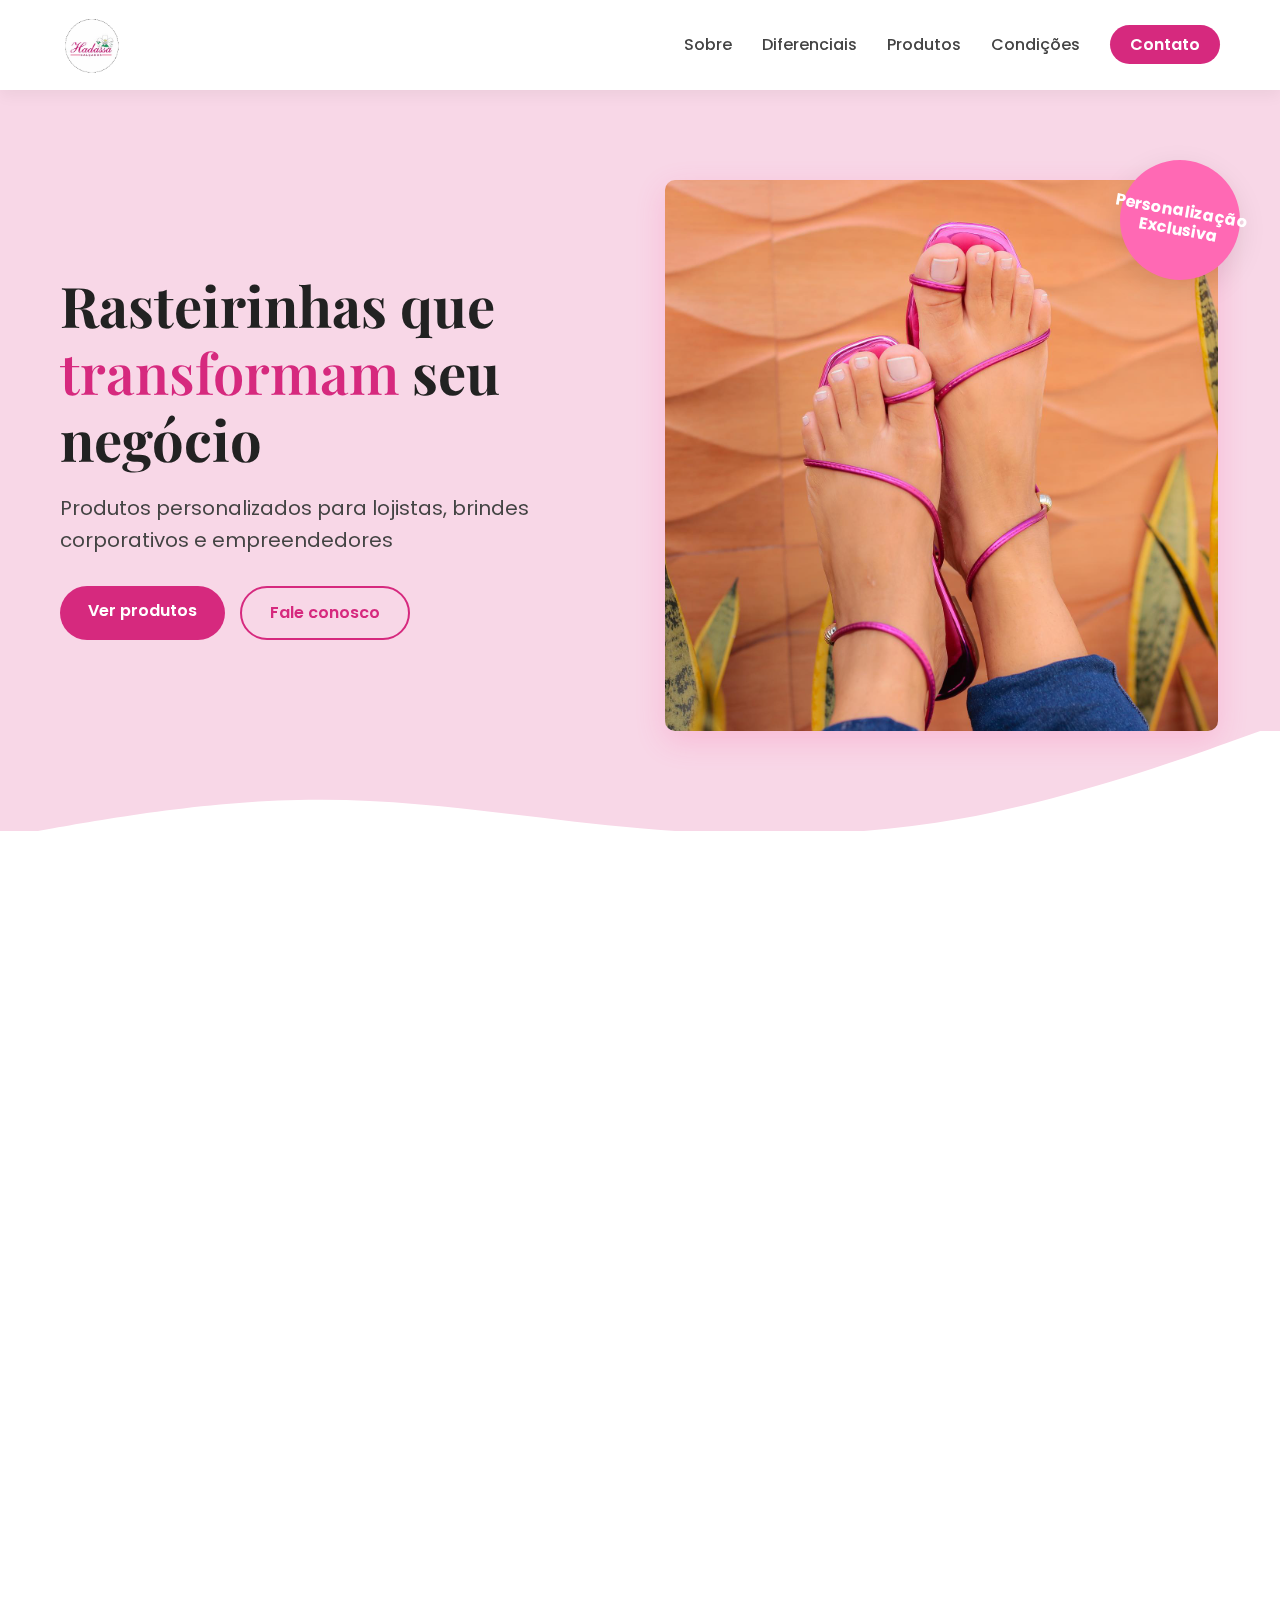
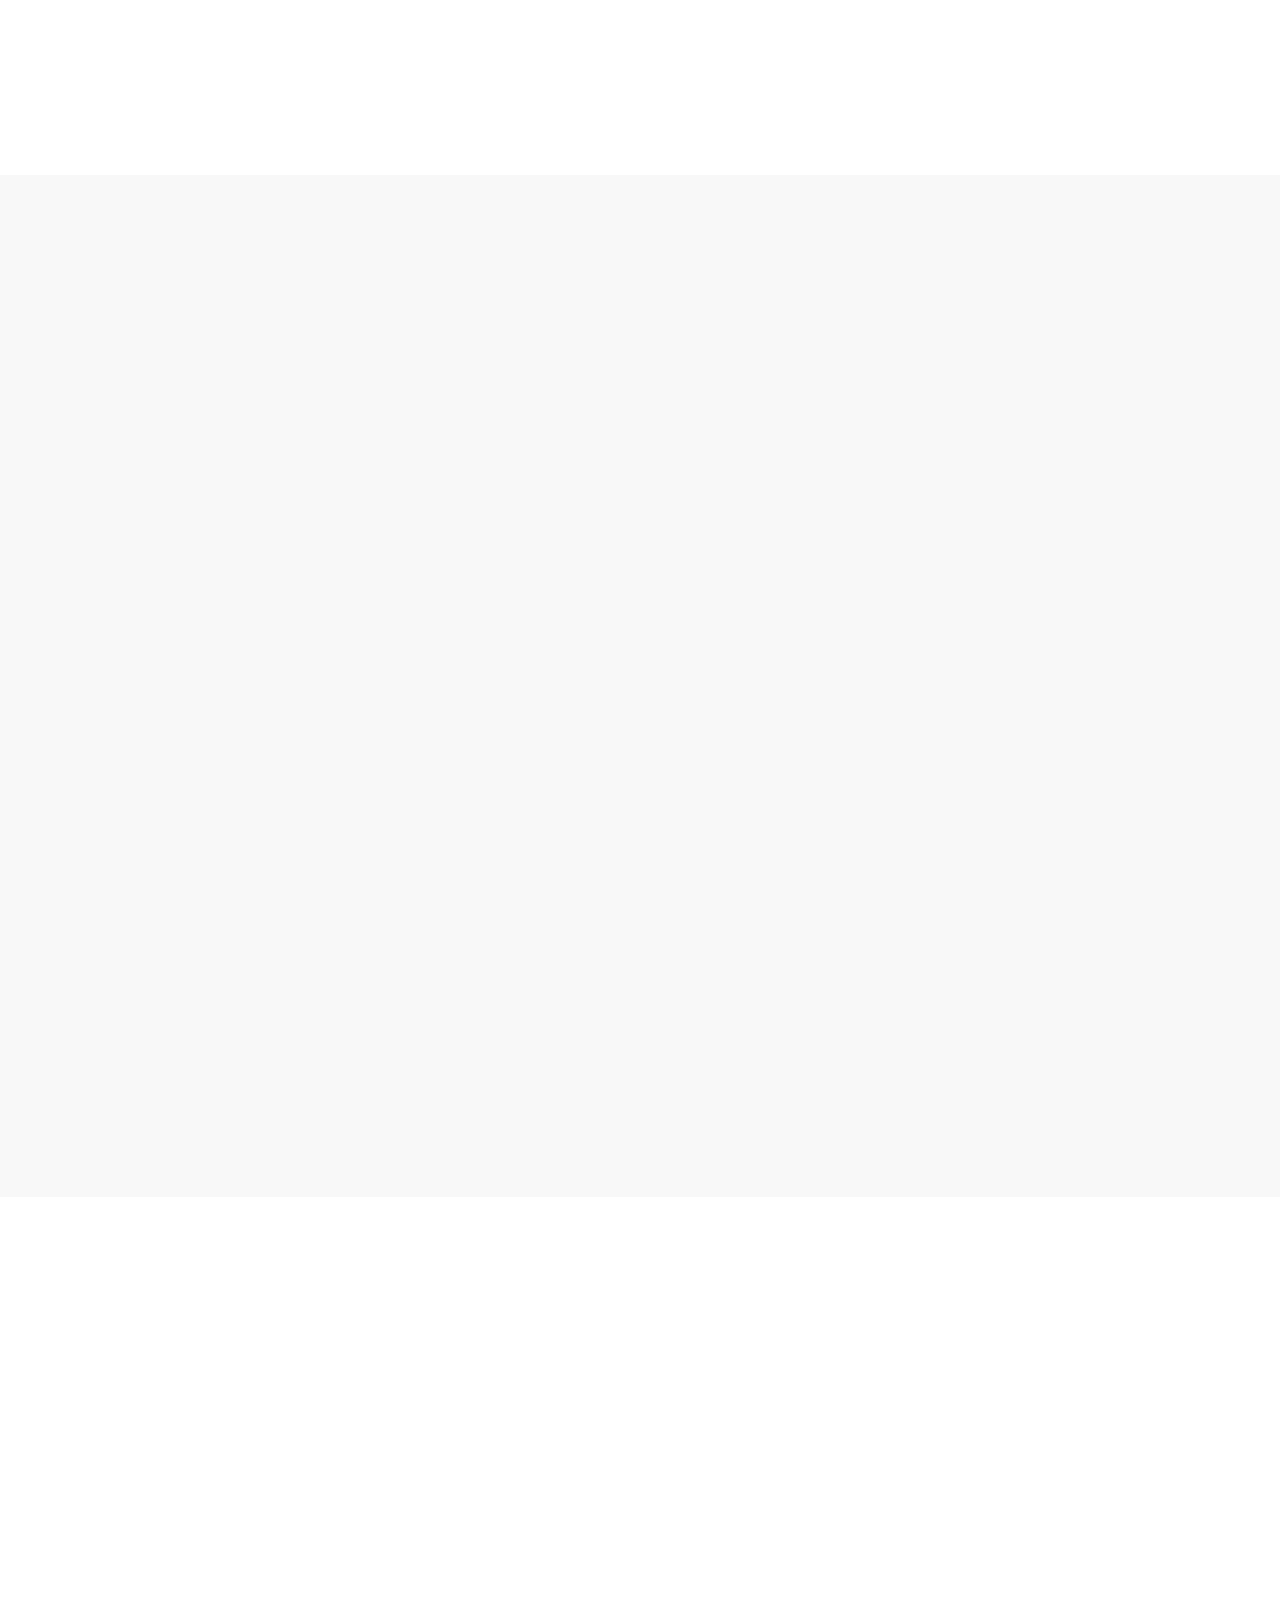
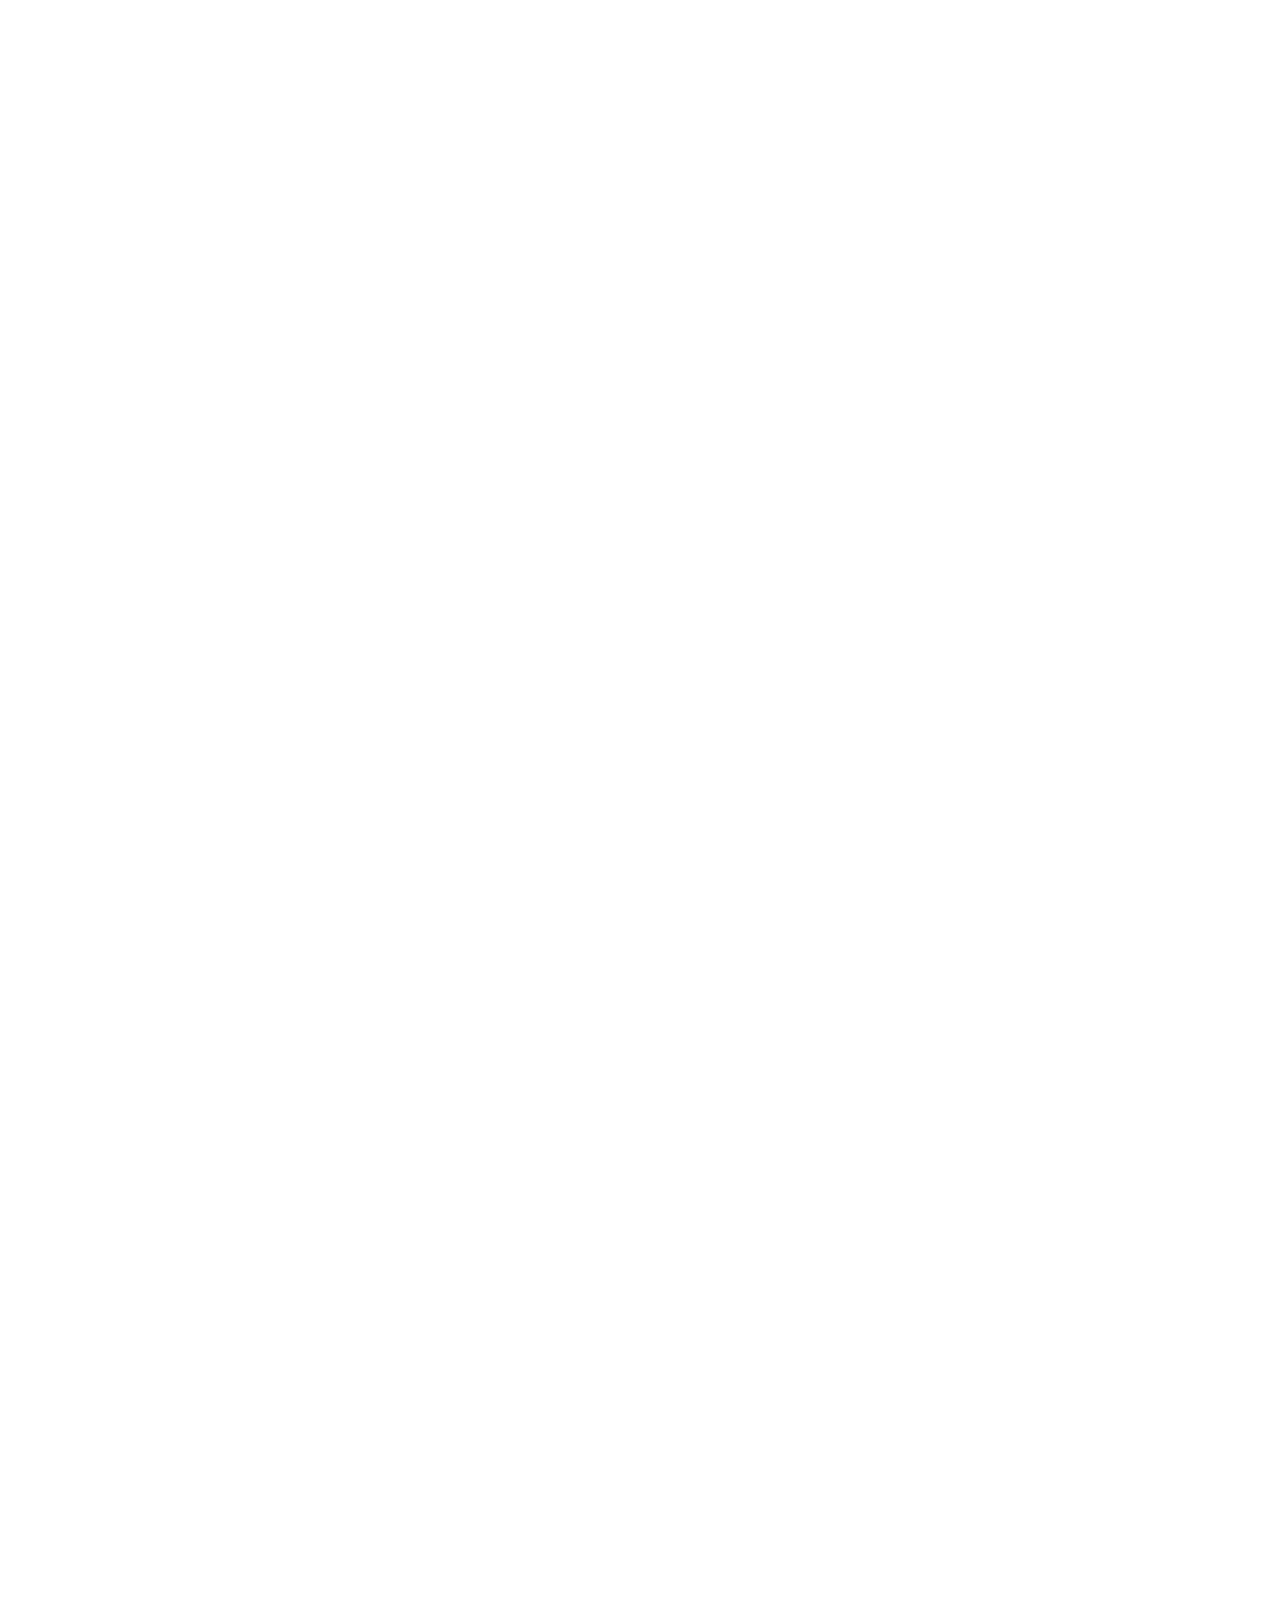
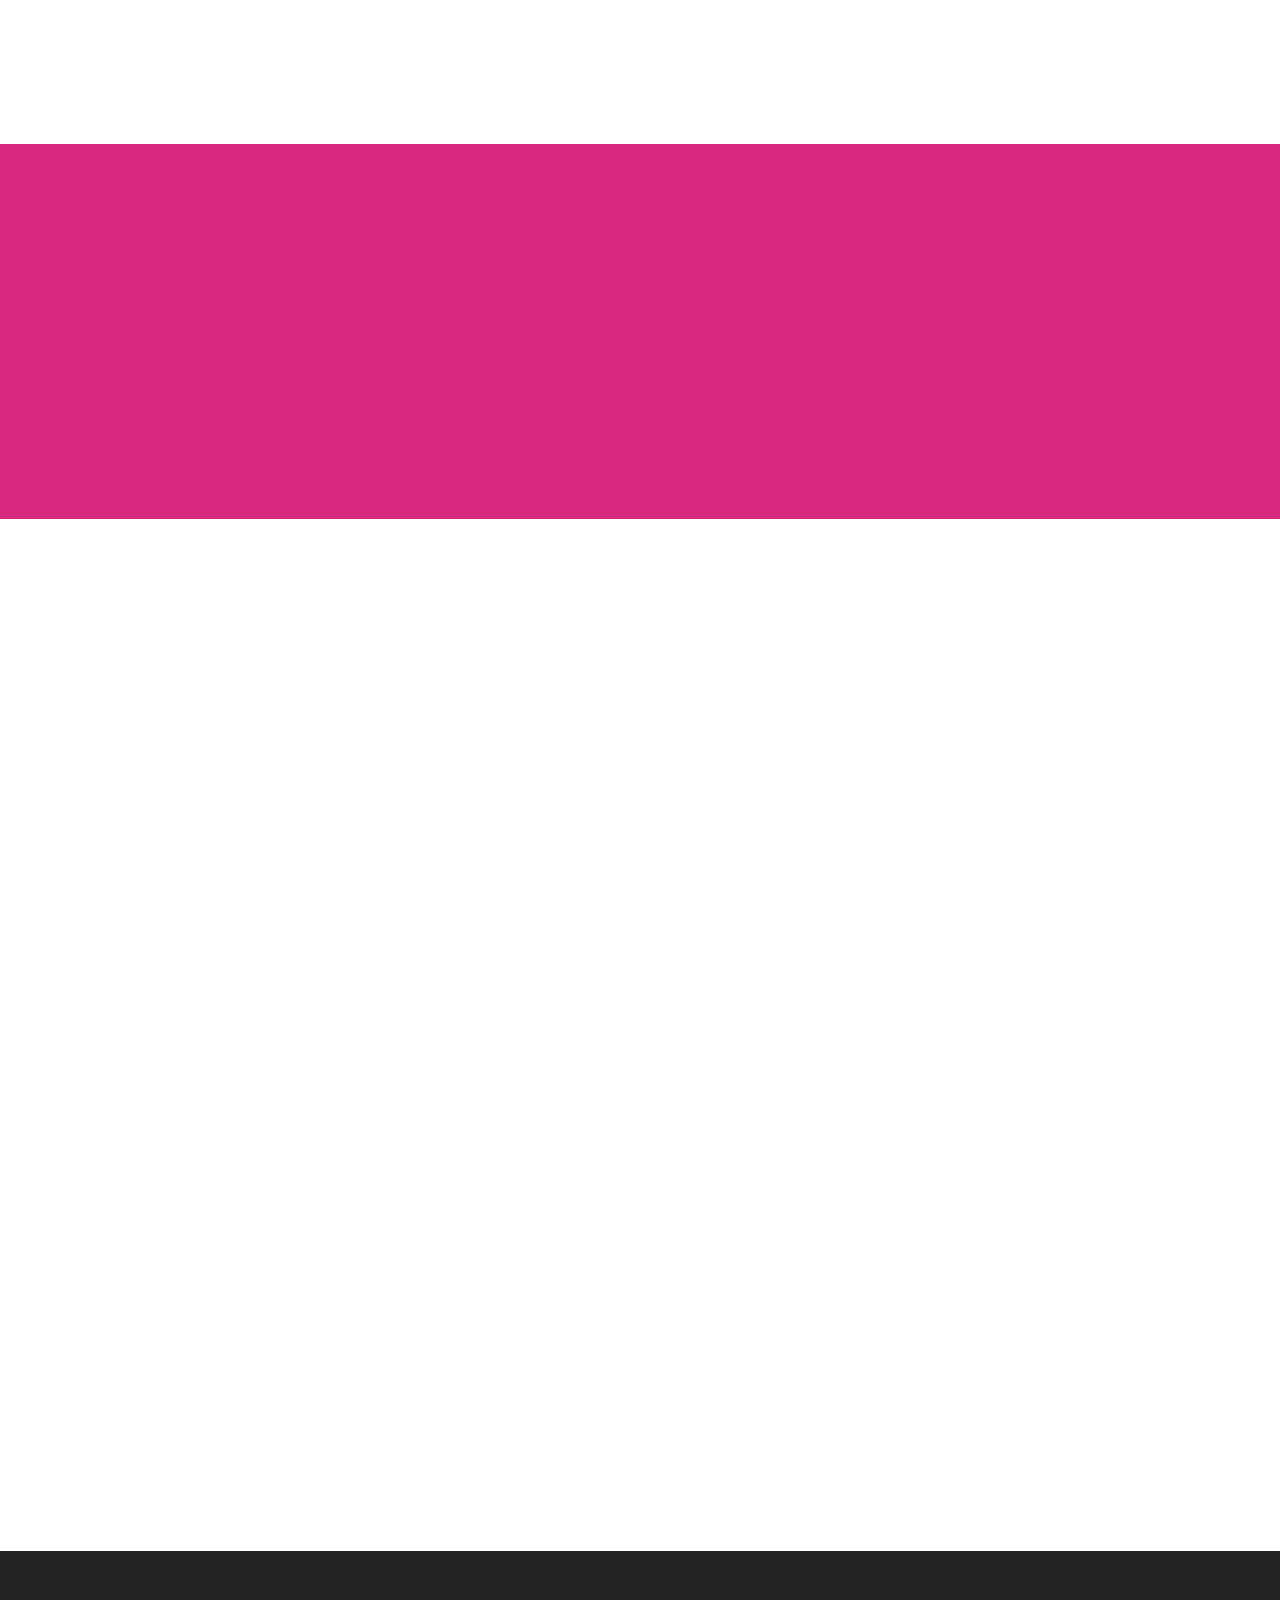
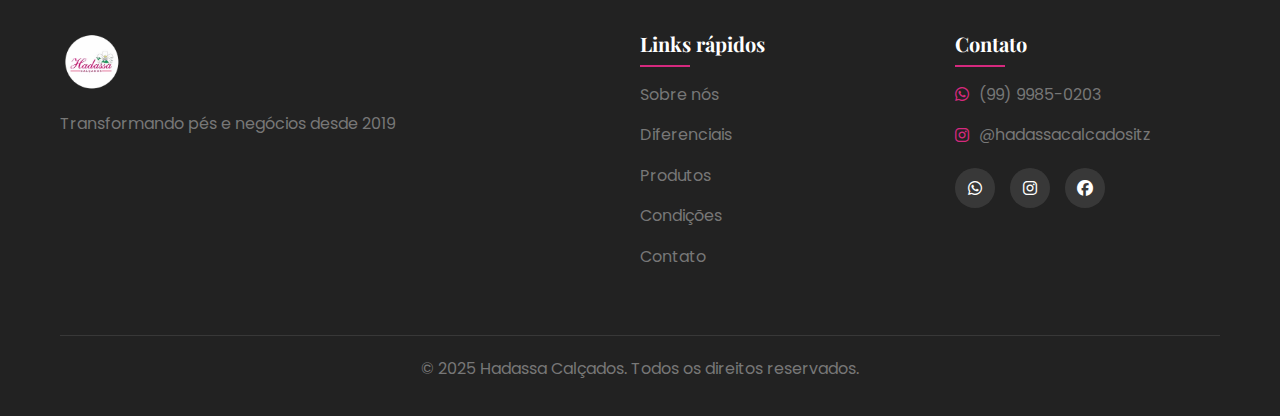
<file: index-final (1).html>
<!DOCTYPE html>
<html lang="pt-BR">
<head>
    <meta charset="UTF-8">
    <meta name="viewport" content="width=device-width, initial-scale=1.0">
    <title>Hadassa Calçados | Rasteirinhas Personalizadas</title>
    <link rel="preconnect" href="https://fonts.googleapis.com">
    <link rel="preconnect" href="https://fonts.gstatic.com" crossorigin>
    <link href="https://fonts.googleapis.com/css2?family=Playfair+Display:wght@400;500;600;700&family=Poppins:wght@300;400;500;600;700&display=swap" rel="stylesheet">
    <link rel="stylesheet" href="https://cdnjs.cloudflare.com/ajax/libs/font-awesome/6.4.0/css/all.min.css">
    <link rel="stylesheet" href="https://unpkg.com/aos@next/dist/aos.css" />
    <link rel="stylesheet" href="styles.css">
<!-- FAVICONS COMPLETOS -->
    <link rel="icon" type="image/png" sizes="16x16" href="favicon-16x16.png">
    <link rel="icon" type="image/png" sizes="32x32" href="favicon-32x32.png">
    <link rel="icon" type="image/png" sizes="48x48" href="favicon-48x48.png">
    <link rel="icon" type="image/png" sizes="64x64" href="favicon-64x64.png">
    <link rel="icon" type="image/png" sizes="128x128" href="favicon-128x128.png">
    <link rel="icon" type="image/png" sizes="256x256" href="favicon-256x256.png">
    <link rel="apple-touch-icon" href="apple-touch-icon.png">
    <link rel="icon" href="favicon.ico" type="image/x-icon">
</head>
<body>
    <!-- Preloader -->
    <div class="preloader">
        <div class="loader">
            <img src="logo_transparent.png" alt="Hadassa Calçados" class="loader-logo">
            <div class="spinner"></div>
        </div>
    </div>

    <!-- Header -->
    <header class="header">
        <div class="container">
            <div class="header-inner">
                <a href="#" class="logo">
                    <img src="logo_transparent.png" alt="Hadassa Calçados">
                </a>
                <nav class="nav">
                    <ul class="nav-list">
                        <li class="nav-item"><a href="#sobre" class="nav-link">Sobre</a></li>
                        <li class="nav-item"><a href="#diferenciais" class="nav-link">Diferenciais</a></li>
                        <li class="nav-item"><a href="#produtos" class="nav-link">Produtos</a></li>
                        <li class="nav-item"><a href="#condicoes" class="nav-link">Condições</a></li>
                        <li class="nav-item"><a href="#contato" class="nav-link btn-nav">Contato</a></li>
                    </ul>
                </nav>
                <button class="menu-toggle" aria-label="Menu">
                    <span></span>
                    <span></span>
                    <span></span>
                </button>
            </div>
        </div>
    </header>

    <!-- Hero Section -->
    <section class="hero">
        <div class="container">
            <div class="hero-content" data-aos="fade-right">
                <h1 class="hero-title">Rasteirinhas que <span class="highlight">transformam</span> seu negócio</h1>
                <p class="hero-subtitle">Produtos personalizados para lojistas, brindes corporativos e empreendedores</p>
                <div class="hero-buttons">
                    <a href="#produtos" class="btn btn-primary">Ver produtos</a>
                    <a href="#contato" class="btn btn-outline">Fale conosco</a>
                </div>
            </div>
            <div class="hero-image" data-aos="fade-left">
                <img src="images/rasteirinha_rosa_topo.png" alt="Rasteirinhas Hadassa" class="hero-img" style="border-radius: 10px;">
                <div class="hero-badge" style="background-color: #ff69b4; color: white;">
                    <span>Personalização</span>
                    <span>Exclusiva</span>
                </div>
            </div>
        </div>
        <div class="hero-shape"></div>
    </section>

    <!-- Sobre Section -->
    <section id="sobre" class="section section-sobre">
        <div class="container">
            <div class="section-header" data-aos="fade-up">
                <span class="section-subtitle">Quem somos</span>
                <h2 class="section-title">Expertise em rasteirinhas desde 2019</h2>
                <p class="section-description">Somos uma fábrica especializada em calçados femininos que une qualidade, design e personalização para impulsionar seu negócio.</p>
            </div>
            <div class="sobre-content">
                <div class="sobre-image" data-aos="fade-right">
                    <img src="images/rasteirinha_preta.png" alt="Sandálias Hadassa" class="sobre-img" style="border-radius: 10px;">
                    <div class="sobre-experience">
                        <span class="number">5+</span>
                        <span class="text">Anos de experiência</span>
                    </div>
                </div>
                <div class="sobre-text" data-aos="fade-left">
                    <h3 class="sobre-heading">Por que escolher a Hadassa Calçados?</h3>
                    <p>Nascemos da paixão por criar calçados que combinam conforto, beleza e personalidade. Nossa missão é oferecer produtos que não apenas encantem os pés, mas também impulsionem o sucesso do seu negócio.</p>
                    
                    <div class="features">
                        <div class="feature-item">
                            <div class="feature-icon">
                                <i class="fas fa-check-circle"></i>
                            </div>
                            <div class="feature-text">
                                <h4>Produção própria</h4>
                                <p>Controle total de qualidade em todas as etapas</p>
                            </div>
                        </div>
                        <div class="feature-item">
                            <div class="feature-icon">
                                <i class="fas fa-gem"></i>
                            </div>
                            <div class="feature-text">
                                <h4>Materiais premium</h4>
                                <p>Selecionados para durabilidade e conforto</p>
                            </div>
                        </div>
                        <div class="feature-item">
                            <div class="feature-icon">
                                <i class="fas fa-truck"></i>
                            </div>
                            <div class="feature-text">
                                <h4>Entrega nacional</h4>
                                <p>Enviamos para todo o Brasil com agilidade</p>
                            </div>
                        </div>
                        <div class="feature-item">
                            <div class="feature-icon">
                                <i class="fas fa-users"></i>
                            </div>
                            <div class="feature-text">
                                <h4>Atendimento personalizado</h4>
                                <p>Suporte completo do pedido à entrega</p>
                            </div>
                        </div>
                    </div>
                    
                    <a href="#diferenciais" class="btn btn-arrow">Conheça nossos diferenciais <i class="fas fa-arrow-right"></i></a>
                </div>
            </div>
        </div>
    </section>

    <!-- Clientes Section -->
    <section class="section section-clientes">
        <div class="container">
            <div class="section-header" data-aos="fade-up">
                <span class="section-subtitle">Público-alvo</span>
                <h2 class="section-title">Quem pode se beneficiar com nossos produtos</h2>
            </div>
            <div class="clientes-grid">
                <div class="cliente-card" data-aos="fade-up" data-aos-delay="100">
                    <div class="cliente-icon">
                        <i class="fas fa-store"></i>
                    </div>
                    <h3 class="cliente-title">Lojistas</h3>
                    <p class="cliente-desc">Aumente suas margens com produtos exclusivos que seus clientes não encontrarão em outros lugares. Diferencie-se da concorrência com rasteirinhas personalizadas com sua marca.</p>
                </div>
                <div class="cliente-card" data-aos="fade-up" data-aos-delay="200">
                    <div class="cliente-icon">
                        <i class="fas fa-gift"></i>
                    </div>
                    <h3 class="cliente-title">Empresas</h3>
                    <p class="cliente-desc">Surpreenda clientes e colaboradoras com brindes corporativos úteis e memoráveis. Rasteirinhas personalizadas com sua logo são presentes que serão usados e lembrados.</p>
                </div>
                <div class="cliente-card" data-aos="fade-up" data-aos-delay="300">
                    <div class="cliente-icon">
                        <i class="fas fa-rocket"></i>
                    </div>
                    <h3 class="cliente-title">Empreendedores</h3>
                    <p class="cliente-desc">Inicie seu negócio com um produto diferenciado e de alta margem. Nosso pedido mínimo acessível permite que você comece com investimento reduzido e escale conforme seu crescimento.</p>
                </div>
            </div>
            <div class="clientes-cta" data-aos="fade-up">
                <p class="cta-text">Quer se destacar no mercado de calçados?</p>
                <a href="#contato" class="btn btn-primary">Seja nosso parceiro</a>
            </div>
        </div>
    </section>

    <!-- Diferenciais Section -->
    <section id="diferenciais" class="section section-diferenciais">
        <div class="container">
            <div class="section-header" data-aos="fade-up">
                <span class="section-subtitle">Nossos diferenciais</span>
                <h2 class="section-title">O que nos torna únicos no mercado</h2>
            </div>
            <div class="diferenciais-content">
                <div class="diferenciais-image" data-aos="fade-right">
                    <img src="images/rasteirinha_colorida.png" alt="Diferenciais Hadassa" class="diferenciais-img" style="border-radius: 10px;">
                </div>
                <div class="diferenciais-list" data-aos="fade-left">
                    <div class="diferencial-item">
                        <div class="diferencial-number">01</div>
                        <div class="diferencial-text">
                            <h3>Personalização completa</h3>
                            <p>Você escolhe o material, design e aplicação da sua logo. Criamos exatamente o que você imagina para sua marca brilhar.</p>
                        </div>
                    </div>
                    <div class="diferencial-item">
                        <div class="diferencial-number">02</div>
                        <div class="diferencial-text">
                            <h3>Qualidade superior</h3>
                            <p>Utilizamos materiais selecionados e processos artesanais que garantem durabilidade e conforto excepcionais em cada par.</p>
                        </div>
                    </div>
                    <div class="diferencial-item">
                        <div class="diferencial-number">03</div>
                        <div class="diferencial-text">
                            <h3>Pedido mínimo acessível</h3>
                            <p>Comece com apenas 15 pares e teste o potencial do produto antes de fazer grandes investimentos.</p>
                        </div>
                    </div>
                    <div class="diferencial-item">
                        <div class="diferencial-number">04</div>
                        <div class="diferencial-text">
                            <h3>Consultoria de vendas</h3>
                            <p>Oferecemos dicas e estratégias para maximizar suas vendas e rentabilidade com nossos produtos.</p>
                        </div>
                    </div>
                </div>
            </div>
            <div class="diferenciais-testimonial" data-aos="fade-up">
                <div class="testimonial-content">
                    <div class="testimonial-icon">
                        <i class="fas fa-quote-left"></i>
                    </div>
                    <p class="testimonial-text">A personalização das rasteirinhas Hadassa transformou minha loja. Minhas clientes adoram a exclusividade e o conforto, e eu adoro as margens de lucro!</p>
                    <div class="testimonial-author">
                        <div class="author-info">
                            <h4>Ana Luiza</h4>
                            <p>Lojista em São Paulo</p>
                        </div>
                    </div>
                </div>
            </div>
        </div>
    </section>

    <!-- Produtos Section -->
    <section id="produtos" class="section section-produtos">
        <div class="container">
            <div class="section-header" data-aos="fade-up">
                <span class="section-subtitle">Nossos produtos</span>
                <h2 class="section-title">Rasteirinhas que encantam e vendem</h2>
                <p class="section-description">Conheça nossa linha de produtos que combina estilo, conforto e personalização para seu negócio.</p>
            </div>
            <div class="produtos-grid">
                <div class="produto-card" data-aos="fade-up" data-aos-delay="100">
                    <div class="produto-image">
                        <img src="images/rasteirinha_trancada_marrom.png" alt="Rasteirinhas Clássicas" class="produto-img" style="border-radius: 10px;">
                        <div class="produto-overlay">
                            <a href="#contato" class="btn btn-sm">Solicitar</a>
                        </div>
                    </div>
                    <div class="produto-info">
                        <h3 class="produto-title">Rasteirinhas Clássicas</h3>
                        <p class="produto-desc">Modelos atemporais que combinam com qualquer look. Perfeitas para o dia a dia com conforto e estilo.</p>
                    </div>
                </div>
                <div class="produto-card" data-aos="fade-up" data-aos-delay="200">
                    <div class="produto-image">
                        <img src="images/rasteirinha_preta_laco.png" alt="Sandálias Anatômicas" class="produto-img" style="border-radius: 10px;">
                        <div class="produto-overlay">
                            <a href="#contato" class="btn btn-sm">Solicitar</a>
                        </div>
                    </div>
                    <div class="produto-info">
                        <h3 class="produto-title">Sandálias Anatômicas</h3>
                        <p class="produto-desc">Com solado moldado para maior conforto. Ideais para quem busca bem-estar sem abrir mão do estilo.</p>
                    </div>
                </div>
                <div class="produto-card" data-aos="fade-up" data-aos-delay="300">
                    <div class="produto-image">
                        <img src="images/rasteirinha_dourada.png" alt="Modelos Trançados" class="produto-img" style="border-radius: 10px;">
                        <div class="produto-overlay">
                            <a href="#contato" class="btn btn-sm">Solicitar</a>
                        </div>
                    </div>
                    <div class="produto-info">
                        <h3 class="produto-title">Modelos Trançados</h3>
                        <p class="produto-desc">Design diferenciado com tiras entrelaçadas. Um toque de sofisticação para looks especiais.</p>
                    </div>
                </div>
                <div class="produto-card" data-aos="fade-up" data-aos-delay="400">
                    <div class="produto-image">
                        <img src="images/rasteirinha_trancada_marrom2.png" alt="Linha Corporativa" class="produto-img" style="border-radius: 10px;">
                        <div class="produto-overlay">
                            <a href="#contato" class="btn btn-sm">Solicitar</a>
                        </div>
                    </div>
                    <div class="produto-info">
                        <h3 class="produto-title">Linha Corporativa</h3>
                        <p class="produto-desc">Desenvolvidas especialmente para brindes empresariais com sua logo em destaque.</p>
                    </div>
                </div>
            </div>
        </div>
    </section>

    <!-- CTA Section -->
    <section class="section section-cta">
        <div class="container">
            <div class="cta-content" data-aos="fade-up">
                <h2 class="cta-title">Pronto para transformar seu negócio?</h2>
                <p class="cta-text">Tenha produtos exclusivos que seus clientes vão adorar e que trarão resultados para sua empresa.</p>
                <a href="#contato" class="btn btn-light">Solicite um orçamento</a>
            </div>
        </div>
    </section>

    <!-- Contato Section -->
    <section id="contato" class="section section-contato">
        <div class="container">
            <div class="section-header" data-aos="fade-up">
                <span class="section-subtitle">Fale conosco</span>
                <h2 class="section-title">Vamos crescer juntos</h2>
                <p class="section-description">Entre em contato e descubra como podemos impulsionar seu negócio com nossas rasteirinhas personalizadas.</p>
            </div>
            <div class="contato-content">
                <div class="contato-info" data-aos="fade-right">
                    <div class="contato-card">
                        <div class="contato-icon">
                            <i class="fab fa-whatsapp"></i>
                        </div>
                        <div class="contato-text">
                            <h3>WhatsApp</h3>
                            <p>(99) 9985-0203</p>
                            <a href="https://wa.me/5599985020369" class="btn btn-sm" target="_blank">Enviar mensagem</a>
                        </div>
                    </div>
                    <div class="contato-card">
                        <div class="contato-icon">
                            <i class="fab fa-instagram"></i>
                        </div>
                        <div class="contato-text">
                            <h3>Instagram</h3>
                            <p>@hadassacalcadositz</p>
                            <a href="https://www.instagram.com/hadassacalcadositz/" class="btn btn-sm" target="_blank">Seguir</a>
                        </div>
                    </div>
                    <div class="contato-card">
                        <div class="contato-icon">
                            <i class="far fa-clock"></i>
                        </div>
                        <div class="contato-text">
                            <h3>Horário de atendimento</h3>
                            <p>Segunda a sexta: 8h às 18h</p>
                            <p>Sábado: 8h às 12h</p>
                        </div>
                    </div>
                </div>
                <div class="contato-form-container" data-aos="fade-left">
                    <form class="contato-form" id="formulario-contato" action="https://formsubmit.co/hadassacalcadosvarejo@gmail.com" method="POST">
                        <!-- Campos ocultos para configuração do FormSubmit -->
                        <input type="hidden" name="_captcha" value="false">
                        <input type="hidden" name="_template" value="table">
                        <input type="hidden" name="_subject" value="Novo contato do site Hadassa Calçados">
                        <input type="hidden" name="_next" value="https://hadassacalcados.netlify.app/obrigado.html">
                        
                        <div class="form-group">
                            <label for="nome">Nome completo</label>
                            <input type="text" id="nome" name="nome" placeholder="Seu nome completo" required>
                        </div>
                        <div class="form-group">
                            <label for="telefone">Telefone/WhatsApp</label>
                            <input type="tel" id="telefone" name="telefone" placeholder="(00) 00000-0000" required>
                        </div>
                        <div class="form-group">
                            <label for="mensagem">Mensagem</label>
                            <textarea id="mensagem" name="mensagem" placeholder="Como podemos ajudar?" required></textarea>
                        </div>
                        <button type="submit" class="btn btn-primary btn-block">Enviar mensagem</button>
                    </form>
                </div>
            </div>
        </div>
    </section>

    <!-- Footer -->
    <footer class="footer">
        <div class="container">
            <div class="footer-content">
                <div class="footer-logo">
                    <img src="logo_transparent.png" alt="Hadassa Calçados">
                    <p>Transformando pés e negócios desde 2019</p>
                </div>
                <div class="footer-links">
                    <h3>Links rápidos</h3>
                    <ul>
                        <li><a href="#sobre">Sobre nós</a></li>
                        <li><a href="#diferenciais">Diferenciais</a></li>
                        <li><a href="#produtos">Produtos</a></li>
                        <li><a href="#condicoes">Condições</a></li>
                        <li><a href="#contato">Contato</a></li>
                    </ul>
                </div>
                <div class="footer-contact">
                    <h3>Contato</h3>
                    <p><i class="fab fa-whatsapp"></i> (99) 9985-0203</p>
                    <p><i class="fab fa-instagram"></i> @hadassacalcadositz</p>
                    <div class="social-links">
                        <a href="https://wa.me/5599985020369" target="_blank"><i class="fab fa-whatsapp"></i></a>
                        <a href="https://www.instagram.com/hadassacalcadositz/" target="_blank"><i class="fab fa-instagram"></i></a>
                        <a href="#" target="_blank"><i class="fab fa-facebook"></i></a>
                    </div>
                </div>
            </div>
            <div class="footer-bottom">
                <p>&copy; 2025 Hadassa Calçados. Todos os direitos reservados.</p>
            </div>
        </div>
    </footer>

    <!-- Back to Top -->
    <a href="#" class="back-to-top">
        <i class="fas fa-chevron-up"></i>
    </a>

    <!-- Scripts -->
    <script src="https://unpkg.com/aos@next/dist/aos.js"></script>
    <script src="script.js"></script>
</body>
</html>
</file>
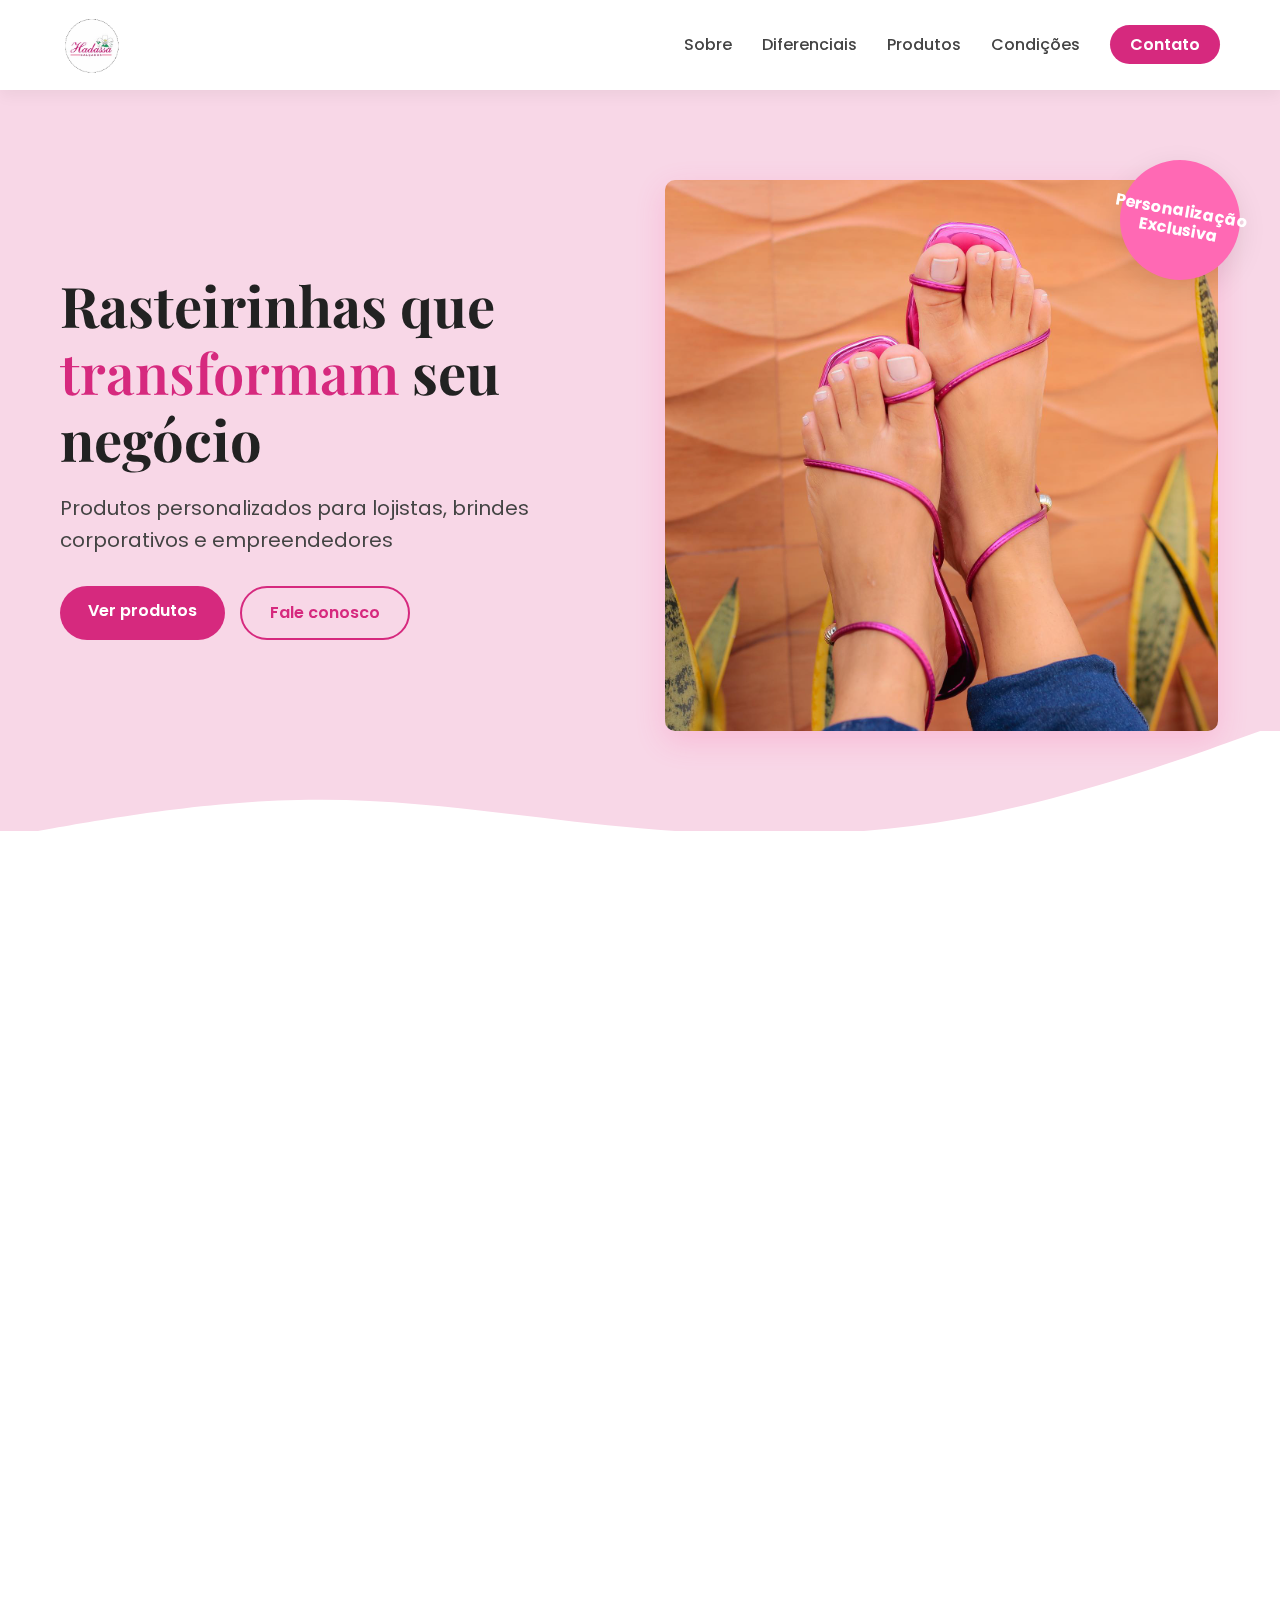
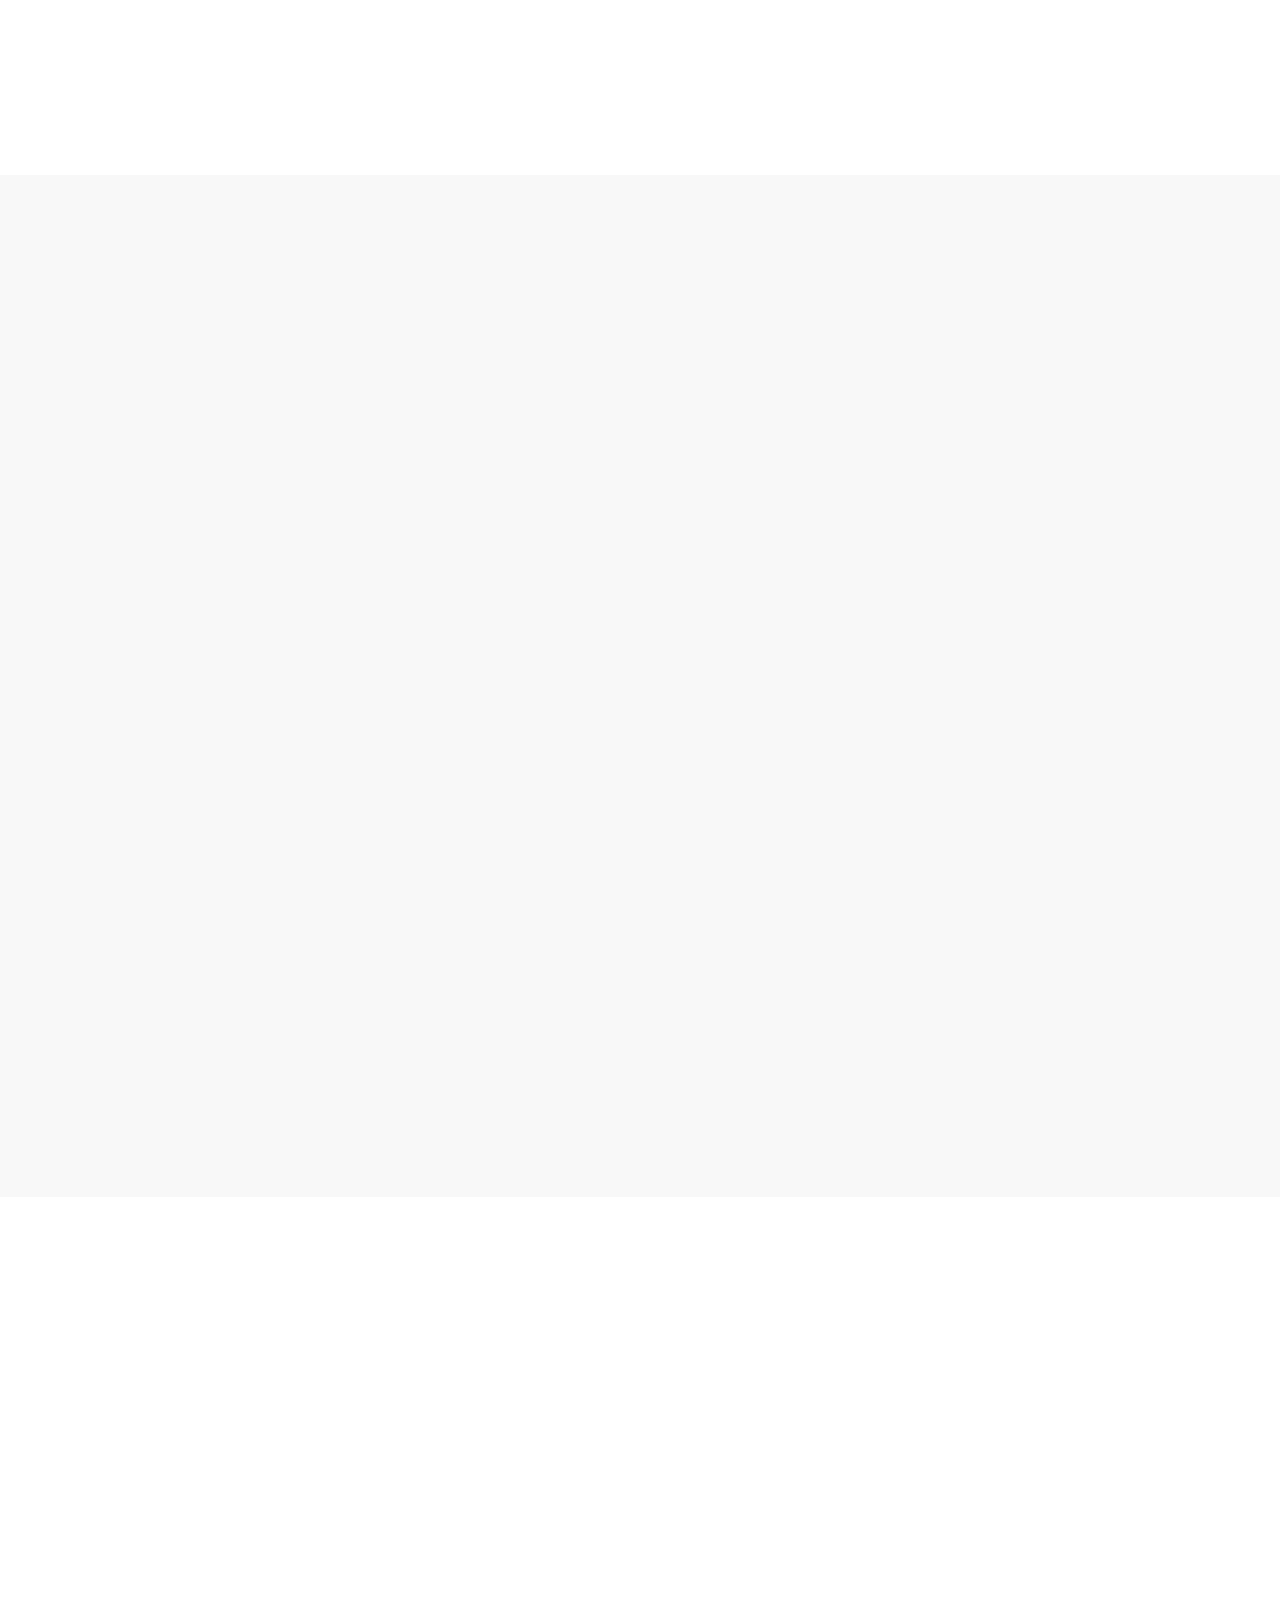
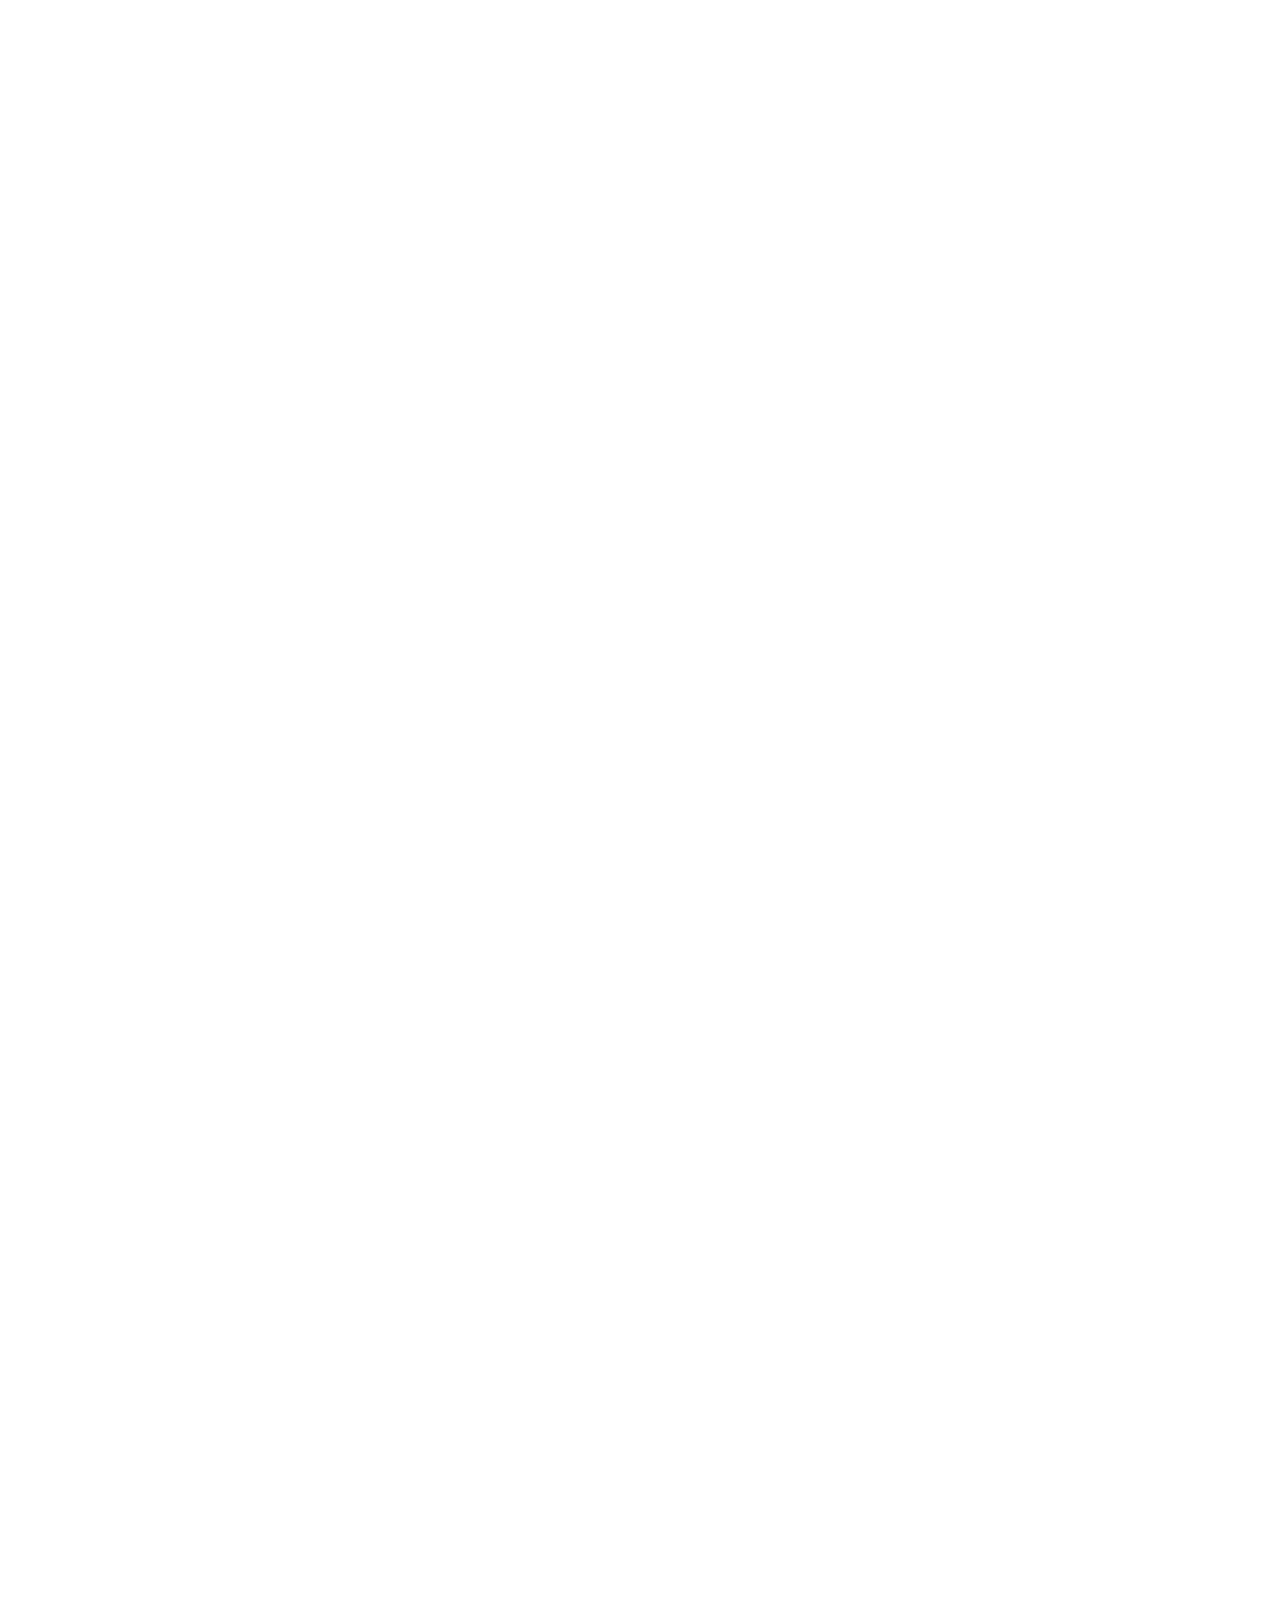
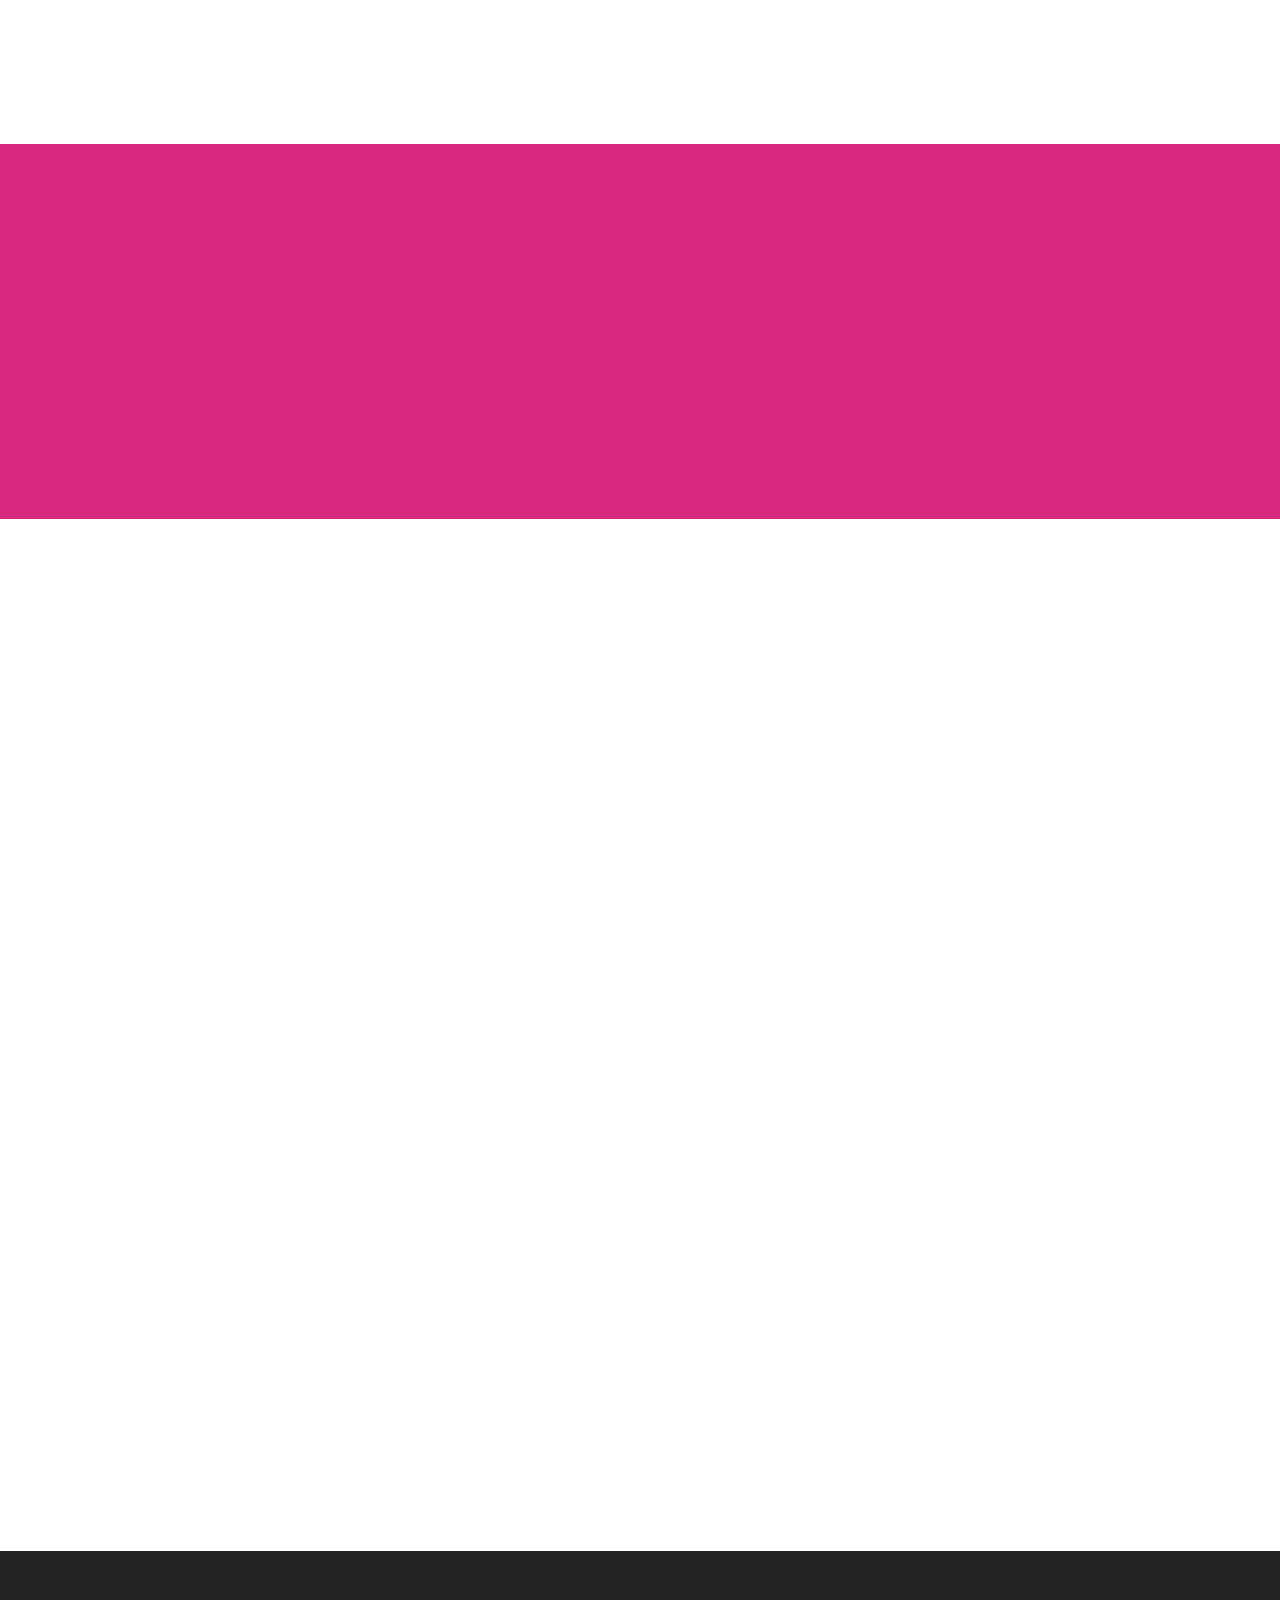
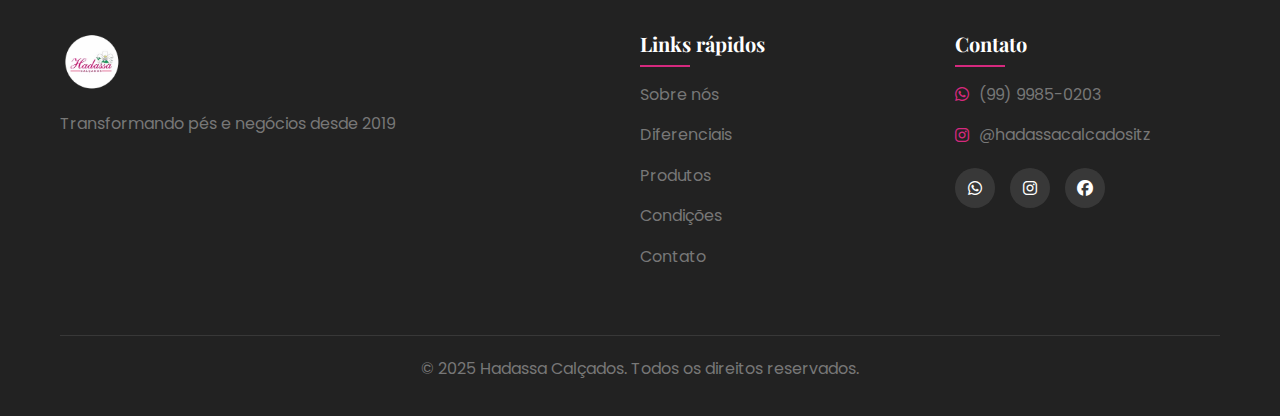
<file: index-formspree-final.html>
<!DOCTYPE html>
<html lang="pt-BR">
<head>
    <meta charset="UTF-8">
    <meta name="viewport" content="width=device-width, initial-scale=1.0">
    <title>Hadassa Calçados | Rasteirinhas Personalizadas</title>
    <link rel="preconnect" href="https://fonts.googleapis.com">
    <link rel="preconnect" href="https://fonts.gstatic.com" crossorigin>
    <link href="https://fonts.googleapis.com/css2?family=Playfair+Display:wght@400;500;600;700&family=Poppins:wght@300;400;500;600;700&display=swap" rel="stylesheet">
    <link rel="stylesheet" href="https://cdnjs.cloudflare.com/ajax/libs/font-awesome/6.4.0/css/all.min.css">
    <link rel="stylesheet" href="https://unpkg.com/aos@next/dist/aos.css" />
    <link rel="stylesheet" href="styles.css">
<!-- FAVICONS COMPLETOS -->
    <link rel="icon" type="image/png" sizes="16x16" href="favicon-16x16.png">
    <link rel="icon" type="image/png" sizes="32x32" href="favicon-32x32.png">
    <link rel="icon" type="image/png" sizes="48x48" href="favicon-48x48.png">
    <link rel="icon" type="image/png" sizes="64x64" href="favicon-64x64.png">
    <link rel="icon" type="image/png" sizes="128x128" href="favicon-128x128.png">
    <link rel="icon" type="image/png" sizes="256x256" href="favicon-256x256.png">
    <link rel="apple-touch-icon" href="apple-touch-icon.png">
    <link rel="icon" href="favicon.ico" type="image/x-icon">
</head>
<body>
    <!-- Preloader -->
    <div class="preloader">
        <div class="loader">
            <img src="logo_transparent.png" alt="Hadassa Calçados" class="loader-logo">
            <div class="spinner"></div>
        </div>
    </div>

    <!-- Header -->
    <header class="header">
        <div class="container">
            <div class="header-inner">
                <a href="#" class="logo">
                    <img src="logo_transparent.png" alt="Hadassa Calçados">
                </a>
                <nav class="nav">
                    <ul class="nav-list">
                        <li class="nav-item"><a href="#sobre" class="nav-link">Sobre</a></li>
                        <li class="nav-item"><a href="#diferenciais" class="nav-link">Diferenciais</a></li>
                        <li class="nav-item"><a href="#produtos" class="nav-link">Produtos</a></li>
                        <li class="nav-item"><a href="#condicoes" class="nav-link">Condições</a></li>
                        <li class="nav-item"><a href="#contato" class="nav-link btn-nav">Contato</a></li>
                    </ul>
                </nav>
                <button class="menu-toggle" aria-label="Menu">
                    <span></span>
                    <span></span>
                    <span></span>
                </button>
            </div>
        </div>
    </header>

    <!-- Hero Section -->
    <section class="hero">
        <div class="container">
            <div class="hero-content" data-aos="fade-right">
                <h1 class="hero-title">Rasteirinhas que <span class="highlight">transformam</span> seu negócio</h1>
                <p class="hero-subtitle">Produtos personalizados para lojistas, brindes corporativos e empreendedores</p>
                <div class="hero-buttons">
                    <a href="#produtos" class="btn btn-primary">Ver produtos</a>
                    <a href="#contato" class="btn btn-outline">Fale conosco</a>
                </div>
            </div>
            <div class="hero-image" data-aos="fade-left">
                <img src="images/rasteirinha_rosa_topo.png" alt="Rasteirinhas Hadassa" class="hero-img" style="border-radius: 10px;">
                <div class="hero-badge" style="background-color: #ff69b4; color: white;">
                    <span>Personalização</span>
                    <span>Exclusiva</span>
                </div>
            </div>
        </div>
        <div class="hero-shape"></div>
    </section>

    <!-- Sobre Section -->
    <section id="sobre" class="section section-sobre">
        <div class="container">
            <div class="section-header" data-aos="fade-up">
                <span class="section-subtitle">Quem somos</span>
                <h2 class="section-title">Expertise em rasteirinhas desde 2019</h2>
                <p class="section-description">Somos uma fábrica especializada em calçados femininos que une qualidade, design e personalização para impulsionar seu negócio.</p>
            </div>
            <div class="sobre-content">
                <div class="sobre-image" data-aos="fade-right">
                    <img src="images/rasteirinha_preta.png" alt="Sandálias Hadassa" class="sobre-img" style="border-radius: 10px;">
                    <div class="sobre-experience">
                        <span class="number">5+</span>
                        <span class="text">Anos de experiência</span>
                    </div>
                </div>
                <div class="sobre-text" data-aos="fade-left">
                    <h3 class="sobre-heading">Por que escolher a Hadassa Calçados?</h3>
                    <p>Nascemos da paixão por criar calçados que combinam conforto, beleza e personalidade. Nossa missão é oferecer produtos que não apenas encantem os pés, mas também impulsionem o sucesso do seu negócio.</p>
                    
                    <div class="features">
                        <div class="feature-item">
                            <div class="feature-icon">
                                <i class="fas fa-check-circle"></i>
                            </div>
                            <div class="feature-text">
                                <h4>Produção própria</h4>
                                <p>Controle total de qualidade em todas as etapas</p>
                            </div>
                        </div>
                        <div class="feature-item">
                            <div class="feature-icon">
                                <i class="fas fa-gem"></i>
                            </div>
                            <div class="feature-text">
                                <h4>Materiais premium</h4>
                                <p>Selecionados para durabilidade e conforto</p>
                            </div>
                        </div>
                        <div class="feature-item">
                            <div class="feature-icon">
                                <i class="fas fa-truck"></i>
                            </div>
                            <div class="feature-text">
                                <h4>Entrega nacional</h4>
                                <p>Enviamos para todo o Brasil com agilidade</p>
                            </div>
                        </div>
                        <div class="feature-item">
                            <div class="feature-icon">
                                <i class="fas fa-users"></i>
                            </div>
                            <div class="feature-text">
                                <h4>Atendimento personalizado</h4>
                                <p>Suporte completo do pedido à entrega</p>
                            </div>
                        </div>
                    </div>
                    
                    <a href="#diferenciais" class="btn btn-arrow">Conheça nossos diferenciais <i class="fas fa-arrow-right"></i></a>
                </div>
            </div>
        </div>
    </section>

    <!-- Clientes Section -->
    <section class="section section-clientes">
        <div class="container">
            <div class="section-header" data-aos="fade-up">
                <span class="section-subtitle">Público-alvo</span>
                <h2 class="section-title">Quem pode se beneficiar com nossos produtos</h2>
            </div>
            <div class="clientes-grid">
                <div class="cliente-card" data-aos="fade-up" data-aos-delay="100">
                    <div class="cliente-icon">
                        <i class="fas fa-store"></i>
                    </div>
                    <h3 class="cliente-title">Lojistas</h3>
                    <p class="cliente-desc">Aumente suas margens com produtos exclusivos que seus clientes não encontrarão em outros lugares. Diferencie-se da concorrência com rasteirinhas personalizadas com sua marca.</p>
                </div>
                <div class="cliente-card" data-aos="fade-up" data-aos-delay="200">
                    <div class="cliente-icon">
                        <i class="fas fa-gift"></i>
                    </div>
                    <h3 class="cliente-title">Empresas</h3>
                    <p class="cliente-desc">Surpreenda clientes e colaboradoras com brindes corporativos úteis e memoráveis. Rasteirinhas personalizadas com sua logo são presentes que serão usados e lembrados.</p>
                </div>
                <div class="cliente-card" data-aos="fade-up" data-aos-delay="300">
                    <div class="cliente-icon">
                        <i class="fas fa-rocket"></i>
                    </div>
                    <h3 class="cliente-title">Empreendedores</h3>
                    <p class="cliente-desc">Inicie seu negócio com um produto diferenciado e de alta margem. Nosso pedido mínimo acessível permite que você comece com investimento reduzido e escale conforme seu crescimento.</p>
                </div>
            </div>
            <div class="clientes-cta" data-aos="fade-up">
                <p class="cta-text">Quer se destacar no mercado de calçados?</p>
                <a href="#contato" class="btn btn-primary">Seja nosso parceiro</a>
            </div>
        </div>
    </section>

    <!-- Diferenciais Section -->
    <section id="diferenciais" class="section section-diferenciais">
        <div class="container">
            <div class="section-header" data-aos="fade-up">
                <span class="section-subtitle">Nossos diferenciais</span>
                <h2 class="section-title">O que nos torna únicos no mercado</h2>
            </div>
            <div class="diferenciais-content">
                <div class="diferenciais-image" data-aos="fade-right">
                    <img src="images/rasteirinha_colorida.png" alt="Diferenciais Hadassa" class="diferenciais-img" style="border-radius: 10px;">
                </div>
                <div class="diferenciais-list" data-aos="fade-left">
                    <div class="diferencial-item">
                        <div class="diferencial-number">01</div>
                        <div class="diferencial-text">
                            <h3>Personalização completa</h3>
                            <p>Você escolhe o material, design e aplicação da sua logo. Criamos exatamente o que você imagina para sua marca brilhar.</p>
                        </div>
                    </div>
                    <div class="diferencial-item">
                        <div class="diferencial-number">02</div>
                        <div class="diferencial-text">
                            <h3>Qualidade superior</h3>
                            <p>Utilizamos materiais selecionados e processos artesanais que garantem durabilidade e conforto excepcionais em cada par.</p>
                        </div>
                    </div>
                    <div class="diferencial-item">
                        <div class="diferencial-number">03</div>
                        <div class="diferencial-text">
                            <h3>Pedido mínimo acessível</h3>
                            <p>Comece com apenas 15 pares e teste o potencial do produto antes de fazer grandes investimentos.</p>
                        </div>
                    </div>
                    <div class="diferencial-item">
                        <div class="diferencial-number">04</div>
                        <div class="diferencial-text">
                            <h3>Consultoria de vendas</h3>
                            <p>Oferecemos dicas e estratégias para maximizar suas vendas e rentabilidade com nossos produtos.</p>
                        </div>
                    </div>
                </div>
            </div>
            <div class="diferenciais-testimonial" data-aos="fade-up">
                <div class="testimonial-content">
                    <div class="testimonial-icon">
                        <i class="fas fa-quote-left"></i>
                    </div>
                    <p class="testimonial-text">A personalização das rasteirinhas Hadassa transformou minha loja. Minhas clientes adoram a exclusividade e o conforto, e eu adoro as margens de lucro!</p>
                    <div class="testimonial-author">
                        <div class="author-info">
                            <h4>Ana Luiza</h4>
                            <p>Lojista em São Paulo</p>
                        </div>
                    </div>
                </div>
            </div>
        </div>
    </section>

    <!-- Produtos Section -->
    <section id="produtos" class="section section-produtos">
        <div class="container">
            <div class="section-header" data-aos="fade-up">
                <span class="section-subtitle">Nossos produtos</span>
                <h2 class="section-title">Rasteirinhas que encantam e vendem</h2>
                <p class="section-description">Conheça nossa linha de produtos que combina estilo, conforto e personalização para seu negócio.</p>
            </div>
            <div class="produtos-grid">
                <div class="produto-card" data-aos="fade-up" data-aos-delay="100">
                    <div class="produto-image">
                        <img src="images/rasteirinha_trancada_marrom.png" alt="Rasteirinhas Clássicas" class="produto-img" style="border-radius: 10px;">
                        <div class="produto-overlay">
                            <a href="#contato" class="btn btn-sm">Solicitar</a>
                        </div>
                    </div>
                    <div class="produto-info">
                        <h3 class="produto-title">Rasteirinhas Clássicas</h3>
                        <p class="produto-desc">Modelos atemporais que combinam com qualquer look. Perfeitas para o dia a dia com conforto e estilo.</p>
                    </div>
                </div>
                <div class="produto-card" data-aos="fade-up" data-aos-delay="200">
                    <div class="produto-image">
                        <img src="images/rasteirinha_preta_laco.png" alt="Sandálias Anatômicas" class="produto-img" style="border-radius: 10px;">
                        <div class="produto-overlay">
                            <a href="#contato" class="btn btn-sm">Solicitar</a>
                        </div>
                    </div>
                    <div class="produto-info">
                        <h3 class="produto-title">Sandálias Anatômicas</h3>
                        <p class="produto-desc">Com solado moldado para maior conforto. Ideais para quem busca bem-estar sem abrir mão do estilo.</p>
                    </div>
                </div>
                <div class="produto-card" data-aos="fade-up" data-aos-delay="300">
                    <div class="produto-image">
                        <img src="images/rasteirinha_dourada.png" alt="Modelos Trançados" class="produto-img" style="border-radius: 10px;">
                        <div class="produto-overlay">
                            <a href="#contato" class="btn btn-sm">Solicitar</a>
                        </div>
                    </div>
                    <div class="produto-info">
                        <h3 class="produto-title">Modelos Trançados</h3>
                        <p class="produto-desc">Design diferenciado com tiras entrelaçadas. Um toque de sofisticação para looks especiais.</p>
                    </div>
                </div>
                <div class="produto-card" data-aos="fade-up" data-aos-delay="400">
                    <div class="produto-image">
                        <img src="images/rasteirinha_trancada_marrom2.png" alt="Linha Corporativa" class="produto-img" style="border-radius: 10px;">
                        <div class="produto-overlay">
                            <a href="#contato" class="btn btn-sm">Solicitar</a>
                        </div>
                    </div>
                    <div class="produto-info">
                        <h3 class="produto-title">Linha Corporativa</h3>
                        <p class="produto-desc">Desenvolvidas especialmente para brindes empresariais com sua logo em destaque.</p>
                    </div>
                </div>
            </div>
        </div>
    </section>

    <!-- CTA Section -->
    <section class="section section-cta">
        <div class="container">
            <div class="cta-content" data-aos="fade-up">
                <h2 class="cta-title">Pronto para transformar seu negócio?</h2>
                <p class="cta-text">Tenha produtos exclusivos que seus clientes vão adorar e que trarão resultados para sua empresa.</p>
                <a href="#contato" class="btn btn-light">Solicite um orçamento</a>
            </div>
        </div>
    </section>

    <!-- Contato Section -->
    <section id="contato" class="section section-contato">
        <div class="container">
            <div class="section-header" data-aos="fade-up">
                <span class="section-subtitle">Fale conosco</span>
                <h2 class="section-title">Vamos crescer juntos</h2>
                <p class="section-description">Entre em contato e descubra como podemos impulsionar seu negócio com nossas rasteirinhas personalizadas.</p>
            </div>
            <div class="contato-content">
                <div class="contato-info" data-aos="fade-right">
                    <div class="contato-card">
                        <div class="contato-icon">
                            <i class="fab fa-whatsapp"></i>
                        </div>
                        <div class="contato-text">
                            <h3>WhatsApp</h3>
                            <p>(99) 9985-0203</p>
                            <a href="https://wa.me/5599985020369" class="btn btn-sm" target="_blank">Enviar mensagem</a>
                        </div>
                    </div>
                    <div class="contato-card">
                        <div class="contato-icon">
                            <i class="fab fa-instagram"></i>
                        </div>
                        <div class="contato-text">
                            <h3>Instagram</h3>
                            <p>@hadassacalcadositz</p>
                            <a href="https://www.instagram.com/hadassacalcadositz/" class="btn btn-sm" target="_blank">Seguir</a>
                        </div>
                    </div>
                    <div class="contato-card">
                        <div class="contato-icon">
                            <i class="far fa-clock"></i>
                        </div>
                        <div class="contato-text">
                            <h3>Horário de atendimento</h3>
                            <p>Segunda a sexta: 8h às 18h</p>
                            <p>Sábado: 8h às 12h</p>
                        </div>
                    </div>
                </div>
                <div class="contato-form-container" data-aos="fade-left">
                    <!-- Formulário Formspree otimizado -->
                    <form class="contato-form" action="https://formspree.io/f/mqaqazbn" method="POST">
                        <!-- Campo oculto para email (Formspree geralmente exige um campo de email) -->
                        <input type="hidden" name="_subject" value="Novo contato do site Hadassa Calçados">
                        
                        <div class="form-group">
                            <label for="name">Nome completo</label>
                            <input type="text" id="name" name="name" placeholder="Seu nome completo" required>
                        </div>
                        <div class="form-group">
                            <label for="phone">Telefone/WhatsApp</label>
                            <input type="tel" id="phone" name="phone" placeholder="(00) 00000-0000" required>
                        </div>
                        <div class="form-group">
                            <label for="message">Mensagem</label>
                            <textarea id="message" name="message" placeholder="Como podemos ajudar?" required></textarea>
                        </div>
                        <!-- Campo oculto de email para garantir compatibilidade com Formspree -->
                        <input type="hidden" name="email" value="cliente@hadassacalcados.com.br">
                        
                        <button type="submit" class="btn btn-primary btn-block">Enviar mensagem</button>
                    </form>
                </div>
            </div>
        </div>
    </section>

    <!-- Footer -->
    <footer class="footer">
        <div class="container">
            <div class="footer-content">
                <div class="footer-logo">
                    <img src="logo_transparent.png" alt="Hadassa Calçados">
                    <p>Transformando pés e negócios desde 2019</p>
                </div>
                <div class="footer-links">
                    <h3>Links rápidos</h3>
                    <ul>
                        <li><a href="#sobre">Sobre nós</a></li>
                        <li><a href="#diferenciais">Diferenciais</a></li>
                        <li><a href="#produtos">Produtos</a></li>
                        <li><a href="#condicoes">Condições</a></li>
                        <li><a href="#contato">Contato</a></li>
                    </ul>
                </div>
                <div class="footer-contact">
                    <h3>Contato</h3>
                    <p><i class="fab fa-whatsapp"></i> (99) 9985-0203</p>
                    <p><i class="fab fa-instagram"></i> @hadassacalcadositz</p>
                    <div class="social-links">
                        <a href="https://wa.me/5599985020369" target="_blank"><i class="fab fa-whatsapp"></i></a>
                        <a href="https://www.instagram.com/hadassacalcadositz/" target="_blank"><i class="fab fa-instagram"></i></a>
                        <a href="#" target="_blank"><i class="fab fa-facebook"></i></a>
                    </div>
                </div>
            </div>
            <div class="footer-bottom">
                <p>&copy; 2025 Hadassa Calçados. Todos os direitos reservados.</p>
            </div>
        </div>
    </footer>

    <!-- Back to Top -->
    <a href="#" class="back-to-top">
        <i class="fas fa-chevron-up"></i>
    </a>

    <!-- Scripts -->
    <script src="https://unpkg.com/aos@next/dist/aos.js"></script>
    <script src="script.js"></script>
</body>
</html>
</file>
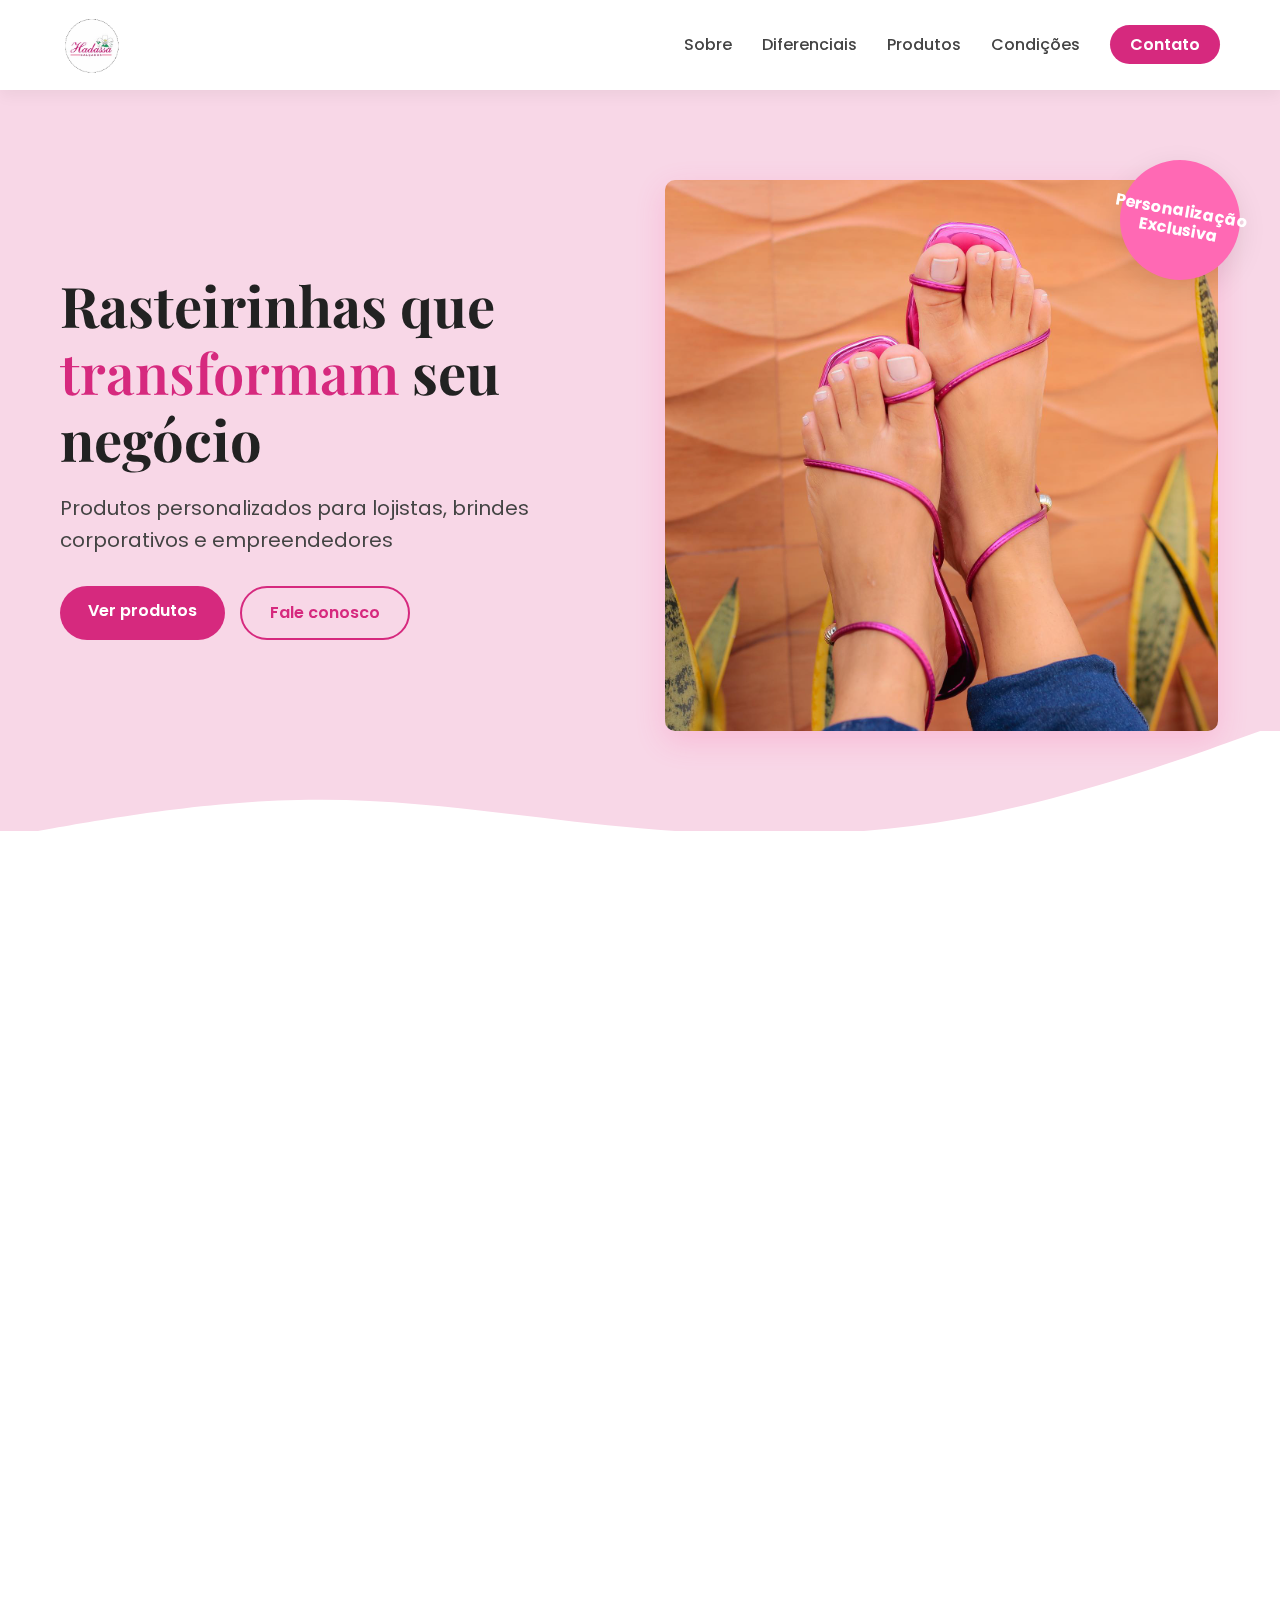
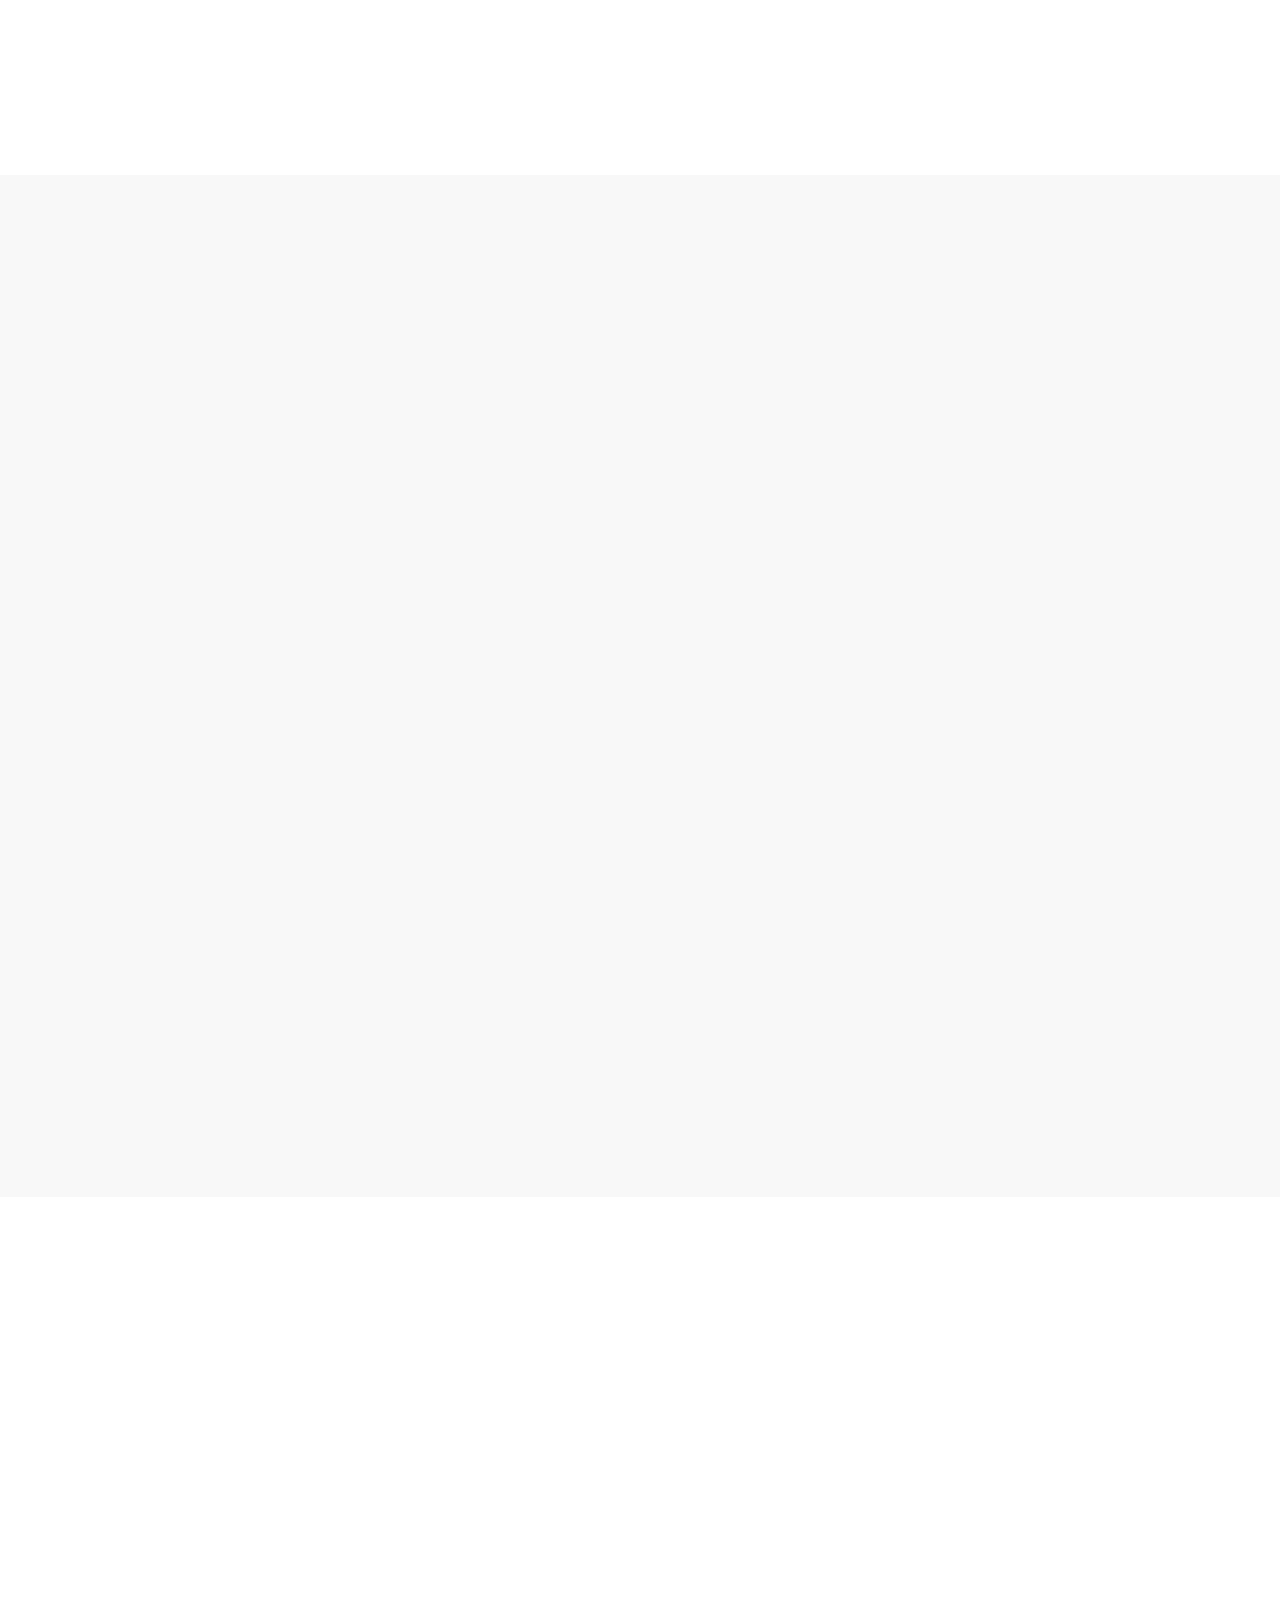
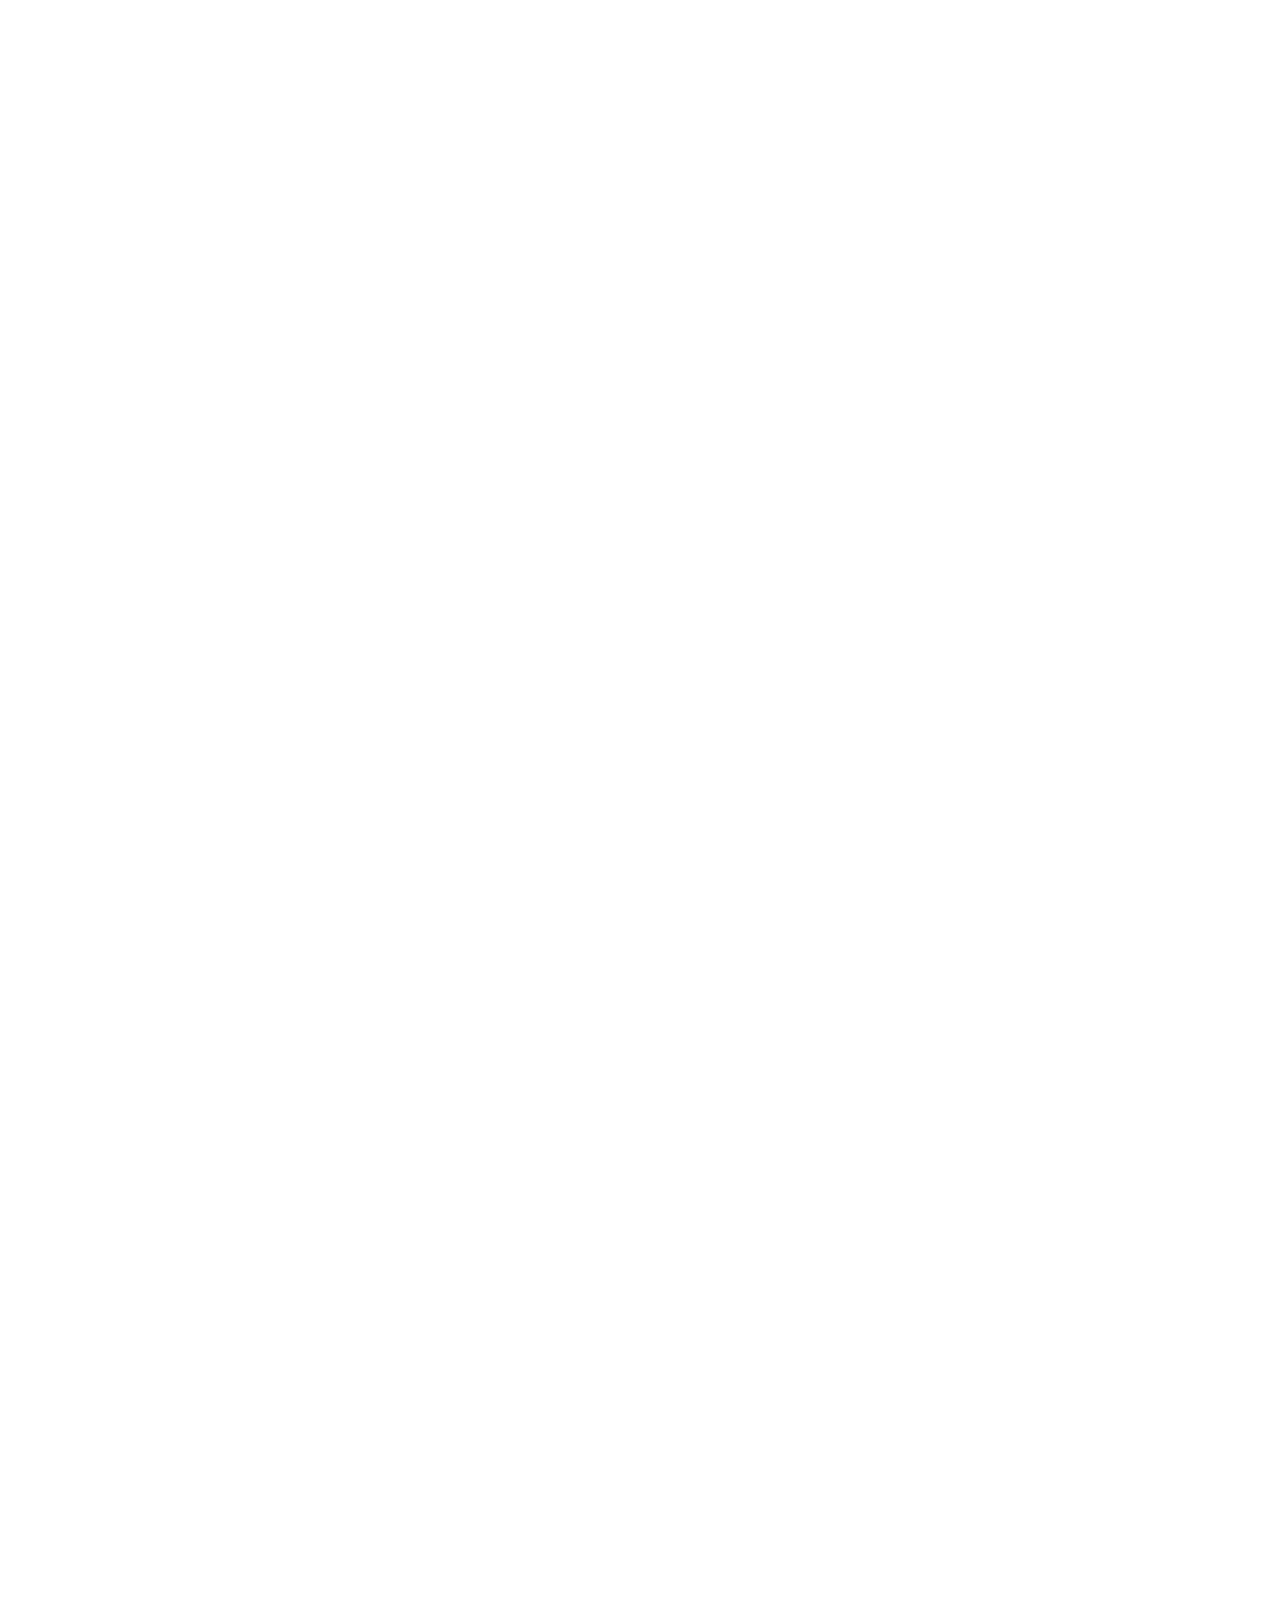
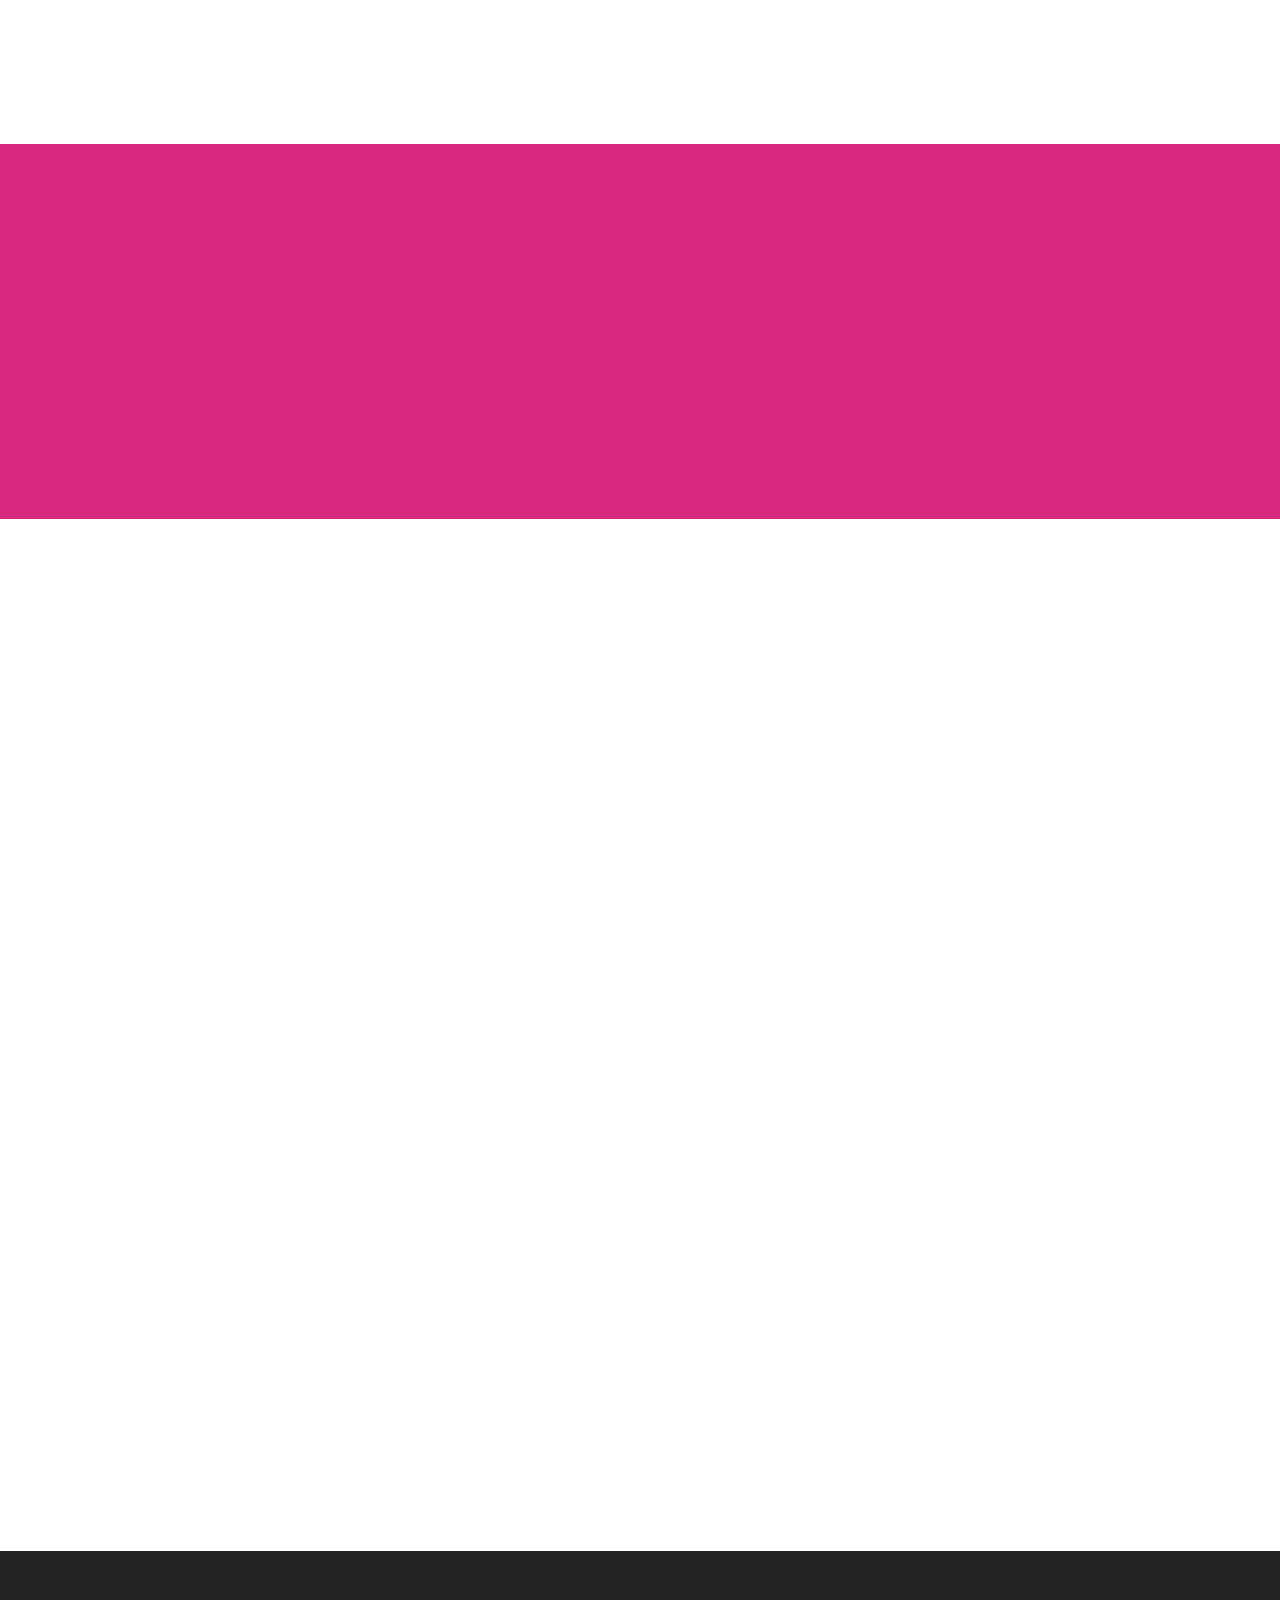
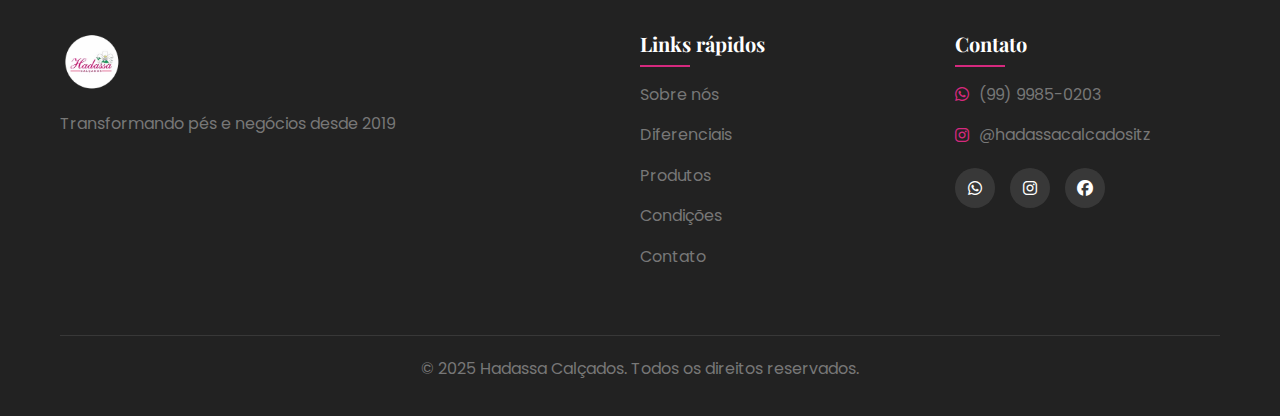
<file: index-formspree.html>
<!DOCTYPE html>
<html lang="pt-BR">
<head>
    <meta charset="UTF-8">
    <meta name="viewport" content="width=device-width, initial-scale=1.0">
    <title>Hadassa Calçados | Rasteirinhas Personalizadas</title>
    <link rel="preconnect" href="https://fonts.googleapis.com">
    <link rel="preconnect" href="https://fonts.gstatic.com" crossorigin>
    <link href="https://fonts.googleapis.com/css2?family=Playfair+Display:wght@400;500;600;700&family=Poppins:wght@300;400;500;600;700&display=swap" rel="stylesheet">
    <link rel="stylesheet" href="https://cdnjs.cloudflare.com/ajax/libs/font-awesome/6.4.0/css/all.min.css">
    <link rel="stylesheet" href="https://unpkg.com/aos@next/dist/aos.css" />
    <link rel="stylesheet" href="styles.css">
<!-- FAVICONS COMPLETOS -->
    <link rel="icon" type="image/png" sizes="16x16" href="favicon-16x16.png">
    <link rel="icon" type="image/png" sizes="32x32" href="favicon-32x32.png">
    <link rel="icon" type="image/png" sizes="48x48" href="favicon-48x48.png">
    <link rel="icon" type="image/png" sizes="64x64" href="favicon-64x64.png">
    <link rel="icon" type="image/png" sizes="128x128" href="favicon-128x128.png">
    <link rel="icon" type="image/png" sizes="256x256" href="favicon-256x256.png">
    <link rel="apple-touch-icon" href="apple-touch-icon.png">
    <link rel="icon" href="favicon.ico" type="image/x-icon">
</head>
<body>
    <!-- Preloader -->
    <div class="preloader">
        <div class="loader">
            <img src="logo_transparent.png" alt="Hadassa Calçados" class="loader-logo">
            <div class="spinner"></div>
        </div>
    </div>

    <!-- Header -->
    <header class="header">
        <div class="container">
            <div class="header-inner">
                <a href="#" class="logo">
                    <img src="logo_transparent.png" alt="Hadassa Calçados">
                </a>
                <nav class="nav">
                    <ul class="nav-list">
                        <li class="nav-item"><a href="#sobre" class="nav-link">Sobre</a></li>
                        <li class="nav-item"><a href="#diferenciais" class="nav-link">Diferenciais</a></li>
                        <li class="nav-item"><a href="#produtos" class="nav-link">Produtos</a></li>
                        <li class="nav-item"><a href="#condicoes" class="nav-link">Condições</a></li>
                        <li class="nav-item"><a href="#contato" class="nav-link btn-nav">Contato</a></li>
                    </ul>
                </nav>
                <button class="menu-toggle" aria-label="Menu">
                    <span></span>
                    <span></span>
                    <span></span>
                </button>
            </div>
        </div>
    </header>

    <!-- Hero Section -->
    <section class="hero">
        <div class="container">
            <div class="hero-content" data-aos="fade-right">
                <h1 class="hero-title">Rasteirinhas que <span class="highlight">transformam</span> seu negócio</h1>
                <p class="hero-subtitle">Produtos personalizados para lojistas, brindes corporativos e empreendedores</p>
                <div class="hero-buttons">
                    <a href="#produtos" class="btn btn-primary">Ver produtos</a>
                    <a href="#contato" class="btn btn-outline">Fale conosco</a>
                </div>
            </div>
            <div class="hero-image" data-aos="fade-left">
                <img src="images/rasteirinha_rosa_topo.png" alt="Rasteirinhas Hadassa" class="hero-img" style="border-radius: 10px;">
                <div class="hero-badge" style="background-color: #ff69b4; color: white;">
                    <span>Personalização</span>
                    <span>Exclusiva</span>
                </div>
            </div>
        </div>
        <div class="hero-shape"></div>
    </section>

    <!-- Sobre Section -->
    <section id="sobre" class="section section-sobre">
        <div class="container">
            <div class="section-header" data-aos="fade-up">
                <span class="section-subtitle">Quem somos</span>
                <h2 class="section-title">Expertise em rasteirinhas desde 2019</h2>
                <p class="section-description">Somos uma fábrica especializada em calçados femininos que une qualidade, design e personalização para impulsionar seu negócio.</p>
            </div>
            <div class="sobre-content">
                <div class="sobre-image" data-aos="fade-right">
                    <img src="images/rasteirinha_preta.png" alt="Sandálias Hadassa" class="sobre-img" style="border-radius: 10px;">
                    <div class="sobre-experience">
                        <span class="number">5+</span>
                        <span class="text">Anos de experiência</span>
                    </div>
                </div>
                <div class="sobre-text" data-aos="fade-left">
                    <h3 class="sobre-heading">Por que escolher a Hadassa Calçados?</h3>
                    <p>Nascemos da paixão por criar calçados que combinam conforto, beleza e personalidade. Nossa missão é oferecer produtos que não apenas encantem os pés, mas também impulsionem o sucesso do seu negócio.</p>
                    
                    <div class="features">
                        <div class="feature-item">
                            <div class="feature-icon">
                                <i class="fas fa-check-circle"></i>
                            </div>
                            <div class="feature-text">
                                <h4>Produção própria</h4>
                                <p>Controle total de qualidade em todas as etapas</p>
                            </div>
                        </div>
                        <div class="feature-item">
                            <div class="feature-icon">
                                <i class="fas fa-gem"></i>
                            </div>
                            <div class="feature-text">
                                <h4>Materiais premium</h4>
                                <p>Selecionados para durabilidade e conforto</p>
                            </div>
                        </div>
                        <div class="feature-item">
                            <div class="feature-icon">
                                <i class="fas fa-truck"></i>
                            </div>
                            <div class="feature-text">
                                <h4>Entrega nacional</h4>
                                <p>Enviamos para todo o Brasil com agilidade</p>
                            </div>
                        </div>
                        <div class="feature-item">
                            <div class="feature-icon">
                                <i class="fas fa-users"></i>
                            </div>
                            <div class="feature-text">
                                <h4>Atendimento personalizado</h4>
                                <p>Suporte completo do pedido à entrega</p>
                            </div>
                        </div>
                    </div>
                    
                    <a href="#diferenciais" class="btn btn-arrow">Conheça nossos diferenciais <i class="fas fa-arrow-right"></i></a>
                </div>
            </div>
        </div>
    </section>

    <!-- Clientes Section -->
    <section class="section section-clientes">
        <div class="container">
            <div class="section-header" data-aos="fade-up">
                <span class="section-subtitle">Público-alvo</span>
                <h2 class="section-title">Quem pode se beneficiar com nossos produtos</h2>
            </div>
            <div class="clientes-grid">
                <div class="cliente-card" data-aos="fade-up" data-aos-delay="100">
                    <div class="cliente-icon">
                        <i class="fas fa-store"></i>
                    </div>
                    <h3 class="cliente-title">Lojistas</h3>
                    <p class="cliente-desc">Aumente suas margens com produtos exclusivos que seus clientes não encontrarão em outros lugares. Diferencie-se da concorrência com rasteirinhas personalizadas com sua marca.</p>
                </div>
                <div class="cliente-card" data-aos="fade-up" data-aos-delay="200">
                    <div class="cliente-icon">
                        <i class="fas fa-gift"></i>
                    </div>
                    <h3 class="cliente-title">Empresas</h3>
                    <p class="cliente-desc">Surpreenda clientes e colaboradoras com brindes corporativos úteis e memoráveis. Rasteirinhas personalizadas com sua logo são presentes que serão usados e lembrados.</p>
                </div>
                <div class="cliente-card" data-aos="fade-up" data-aos-delay="300">
                    <div class="cliente-icon">
                        <i class="fas fa-rocket"></i>
                    </div>
                    <h3 class="cliente-title">Empreendedores</h3>
                    <p class="cliente-desc">Inicie seu negócio com um produto diferenciado e de alta margem. Nosso pedido mínimo acessível permite que você comece com investimento reduzido e escale conforme seu crescimento.</p>
                </div>
            </div>
            <div class="clientes-cta" data-aos="fade-up">
                <p class="cta-text">Quer se destacar no mercado de calçados?</p>
                <a href="#contato" class="btn btn-primary">Seja nosso parceiro</a>
            </div>
        </div>
    </section>

    <!-- Diferenciais Section -->
    <section id="diferenciais" class="section section-diferenciais">
        <div class="container">
            <div class="section-header" data-aos="fade-up">
                <span class="section-subtitle">Nossos diferenciais</span>
                <h2 class="section-title">O que nos torna únicos no mercado</h2>
            </div>
            <div class="diferenciais-content">
                <div class="diferenciais-image" data-aos="fade-right">
                    <img src="images/rasteirinha_colorida.png" alt="Diferenciais Hadassa" class="diferenciais-img" style="border-radius: 10px;">
                </div>
                <div class="diferenciais-list" data-aos="fade-left">
                    <div class="diferencial-item">
                        <div class="diferencial-number">01</div>
                        <div class="diferencial-text">
                            <h3>Personalização completa</h3>
                            <p>Você escolhe o material, design e aplicação da sua logo. Criamos exatamente o que você imagina para sua marca brilhar.</p>
                        </div>
                    </div>
                    <div class="diferencial-item">
                        <div class="diferencial-number">02</div>
                        <div class="diferencial-text">
                            <h3>Qualidade superior</h3>
                            <p>Utilizamos materiais selecionados e processos artesanais que garantem durabilidade e conforto excepcionais em cada par.</p>
                        </div>
                    </div>
                    <div class="diferencial-item">
                        <div class="diferencial-number">03</div>
                        <div class="diferencial-text">
                            <h3>Pedido mínimo acessível</h3>
                            <p>Comece com apenas 15 pares e teste o potencial do produto antes de fazer grandes investimentos.</p>
                        </div>
                    </div>
                    <div class="diferencial-item">
                        <div class="diferencial-number">04</div>
                        <div class="diferencial-text">
                            <h3>Consultoria de vendas</h3>
                            <p>Oferecemos dicas e estratégias para maximizar suas vendas e rentabilidade com nossos produtos.</p>
                        </div>
                    </div>
                </div>
            </div>
            <div class="diferenciais-testimonial" data-aos="fade-up">
                <div class="testimonial-content">
                    <div class="testimonial-icon">
                        <i class="fas fa-quote-left"></i>
                    </div>
                    <p class="testimonial-text">A personalização das rasteirinhas Hadassa transformou minha loja. Minhas clientes adoram a exclusividade e o conforto, e eu adoro as margens de lucro!</p>
                    <div class="testimonial-author">
                        <div class="author-info">
                            <h4>Ana Luiza</h4>
                            <p>Lojista em São Paulo</p>
                        </div>
                    </div>
                </div>
            </div>
        </div>
    </section>

    <!-- Produtos Section -->
    <section id="produtos" class="section section-produtos">
        <div class="container">
            <div class="section-header" data-aos="fade-up">
                <span class="section-subtitle">Nossos produtos</span>
                <h2 class="section-title">Rasteirinhas que encantam e vendem</h2>
                <p class="section-description">Conheça nossa linha de produtos que combina estilo, conforto e personalização para seu negócio.</p>
            </div>
            <div class="produtos-grid">
                <div class="produto-card" data-aos="fade-up" data-aos-delay="100">
                    <div class="produto-image">
                        <img src="images/rasteirinha_trancada_marrom.png" alt="Rasteirinhas Clássicas" class="produto-img" style="border-radius: 10px;">
                        <div class="produto-overlay">
                            <a href="#contato" class="btn btn-sm">Solicitar</a>
                        </div>
                    </div>
                    <div class="produto-info">
                        <h3 class="produto-title">Rasteirinhas Clássicas</h3>
                        <p class="produto-desc">Modelos atemporais que combinam com qualquer look. Perfeitas para o dia a dia com conforto e estilo.</p>
                    </div>
                </div>
                <div class="produto-card" data-aos="fade-up" data-aos-delay="200">
                    <div class="produto-image">
                        <img src="images/rasteirinha_preta_laco.png" alt="Sandálias Anatômicas" class="produto-img" style="border-radius: 10px;">
                        <div class="produto-overlay">
                            <a href="#contato" class="btn btn-sm">Solicitar</a>
                        </div>
                    </div>
                    <div class="produto-info">
                        <h3 class="produto-title">Sandálias Anatômicas</h3>
                        <p class="produto-desc">Com solado moldado para maior conforto. Ideais para quem busca bem-estar sem abrir mão do estilo.</p>
                    </div>
                </div>
                <div class="produto-card" data-aos="fade-up" data-aos-delay="300">
                    <div class="produto-image">
                        <img src="images/rasteirinha_dourada.png" alt="Modelos Trançados" class="produto-img" style="border-radius: 10px;">
                        <div class="produto-overlay">
                            <a href="#contato" class="btn btn-sm">Solicitar</a>
                        </div>
                    </div>
                    <div class="produto-info">
                        <h3 class="produto-title">Modelos Trançados</h3>
                        <p class="produto-desc">Design diferenciado com tiras entrelaçadas. Um toque de sofisticação para looks especiais.</p>
                    </div>
                </div>
                <div class="produto-card" data-aos="fade-up" data-aos-delay="400">
                    <div class="produto-image">
                        <img src="images/rasteirinha_trancada_marrom2.png" alt="Linha Corporativa" class="produto-img" style="border-radius: 10px;">
                        <div class="produto-overlay">
                            <a href="#contato" class="btn btn-sm">Solicitar</a>
                        </div>
                    </div>
                    <div class="produto-info">
                        <h3 class="produto-title">Linha Corporativa</h3>
                        <p class="produto-desc">Desenvolvidas especialmente para brindes empresariais com sua logo em destaque.</p>
                    </div>
                </div>
            </div>
        </div>
    </section>

    <!-- CTA Section -->
    <section class="section section-cta">
        <div class="container">
            <div class="cta-content" data-aos="fade-up">
                <h2 class="cta-title">Pronto para transformar seu negócio?</h2>
                <p class="cta-text">Tenha produtos exclusivos que seus clientes vão adorar e que trarão resultados para sua empresa.</p>
                <a href="#contato" class="btn btn-light">Solicite um orçamento</a>
            </div>
        </div>
    </section>

    <!-- Contato Section -->
    <section id="contato" class="section section-contato">
        <div class="container">
            <div class="section-header" data-aos="fade-up">
                <span class="section-subtitle">Fale conosco</span>
                <h2 class="section-title">Vamos crescer juntos</h2>
                <p class="section-description">Entre em contato e descubra como podemos impulsionar seu negócio com nossas rasteirinhas personalizadas.</p>
            </div>
            <div class="contato-content">
                <div class="contato-info" data-aos="fade-right">
                    <div class="contato-card">
                        <div class="contato-icon">
                            <i class="fab fa-whatsapp"></i>
                        </div>
                        <div class="contato-text">
                            <h3>WhatsApp</h3>
                            <p>(99) 9985-0203</p>
                            <a href="https://wa.me/5599985020369" class="btn btn-sm" target="_blank">Enviar mensagem</a>
                        </div>
                    </div>
                    <div class="contato-card">
                        <div class="contato-icon">
                            <i class="fab fa-instagram"></i>
                        </div>
                        <div class="contato-text">
                            <h3>Instagram</h3>
                            <p>@hadassacalcadositz</p>
                            <a href="https://www.instagram.com/hadassacalcadositz/" class="btn btn-sm" target="_blank">Seguir</a>
                        </div>
                    </div>
                    <div class="contato-card">
                        <div class="contato-icon">
                            <i class="far fa-clock"></i>
                        </div>
                        <div class="contato-text">
                            <h3>Horário de atendimento</h3>
                            <p>Segunda a sexta: 8h às 18h</p>
                            <p>Sábado: 8h às 12h</p>
                        </div>
                    </div>
                </div>
                <div class="contato-form-container" data-aos="fade-left">
                    <form class="contato-form" id="formulario-contato" action="https://formspree.io/f/mqaqazbn" method="POST">
                        <div class="form-group">
                            <label for="nome">Nome completo</label>
                            <input type="text" id="nome" name="nome" placeholder="Seu nome completo" required>
                        </div>
                        <div class="form-group">
                            <label for="telefone">Telefone/WhatsApp</label>
                            <input type="tel" id="telefone" name="telefone" placeholder="(00) 00000-0000" required>
                        </div>
                        <div class="form-group">
                            <label for="mensagem">Mensagem</label>
                            <textarea id="mensagem" name="mensagem" placeholder="Como podemos ajudar?" required></textarea>
                        </div>
                        <button type="submit" class="btn btn-primary btn-block">Enviar mensagem</button>
                    </form>
                </div>
            </div>
        </div>
    </section>

    <!-- Footer -->
    <footer class="footer">
        <div class="container">
            <div class="footer-content">
                <div class="footer-logo">
                    <img src="logo_transparent.png" alt="Hadassa Calçados">
                    <p>Transformando pés e negócios desde 2019</p>
                </div>
                <div class="footer-links">
                    <h3>Links rápidos</h3>
                    <ul>
                        <li><a href="#sobre">Sobre nós</a></li>
                        <li><a href="#diferenciais">Diferenciais</a></li>
                        <li><a href="#produtos">Produtos</a></li>
                        <li><a href="#condicoes">Condições</a></li>
                        <li><a href="#contato">Contato</a></li>
                    </ul>
                </div>
                <div class="footer-contact">
                    <h3>Contato</h3>
                    <p><i class="fab fa-whatsapp"></i> (99) 9985-0203</p>
                    <p><i class="fab fa-instagram"></i> @hadassacalcadositz</p>
                    <div class="social-links">
                        <a href="https://wa.me/5599985020369" target="_blank"><i class="fab fa-whatsapp"></i></a>
                        <a href="https://www.instagram.com/hadassacalcadositz/" target="_blank"><i class="fab fa-instagram"></i></a>
                        <a href="#" target="_blank"><i class="fab fa-facebook"></i></a>
                    </div>
                </div>
            </div>
            <div class="footer-bottom">
                <p>&copy; 2025 Hadassa Calçados. Todos os direitos reservados.</p>
            </div>
        </div>
    </footer>

    <!-- Back to Top -->
    <a href="#" class="back-to-top">
        <i class="fas fa-chevron-up"></i>
    </a>

    <!-- Scripts -->
    <script src="https://unpkg.com/aos@next/dist/aos.js"></script>
    <script src="script.js"></script>
</body>
</html>
</file>
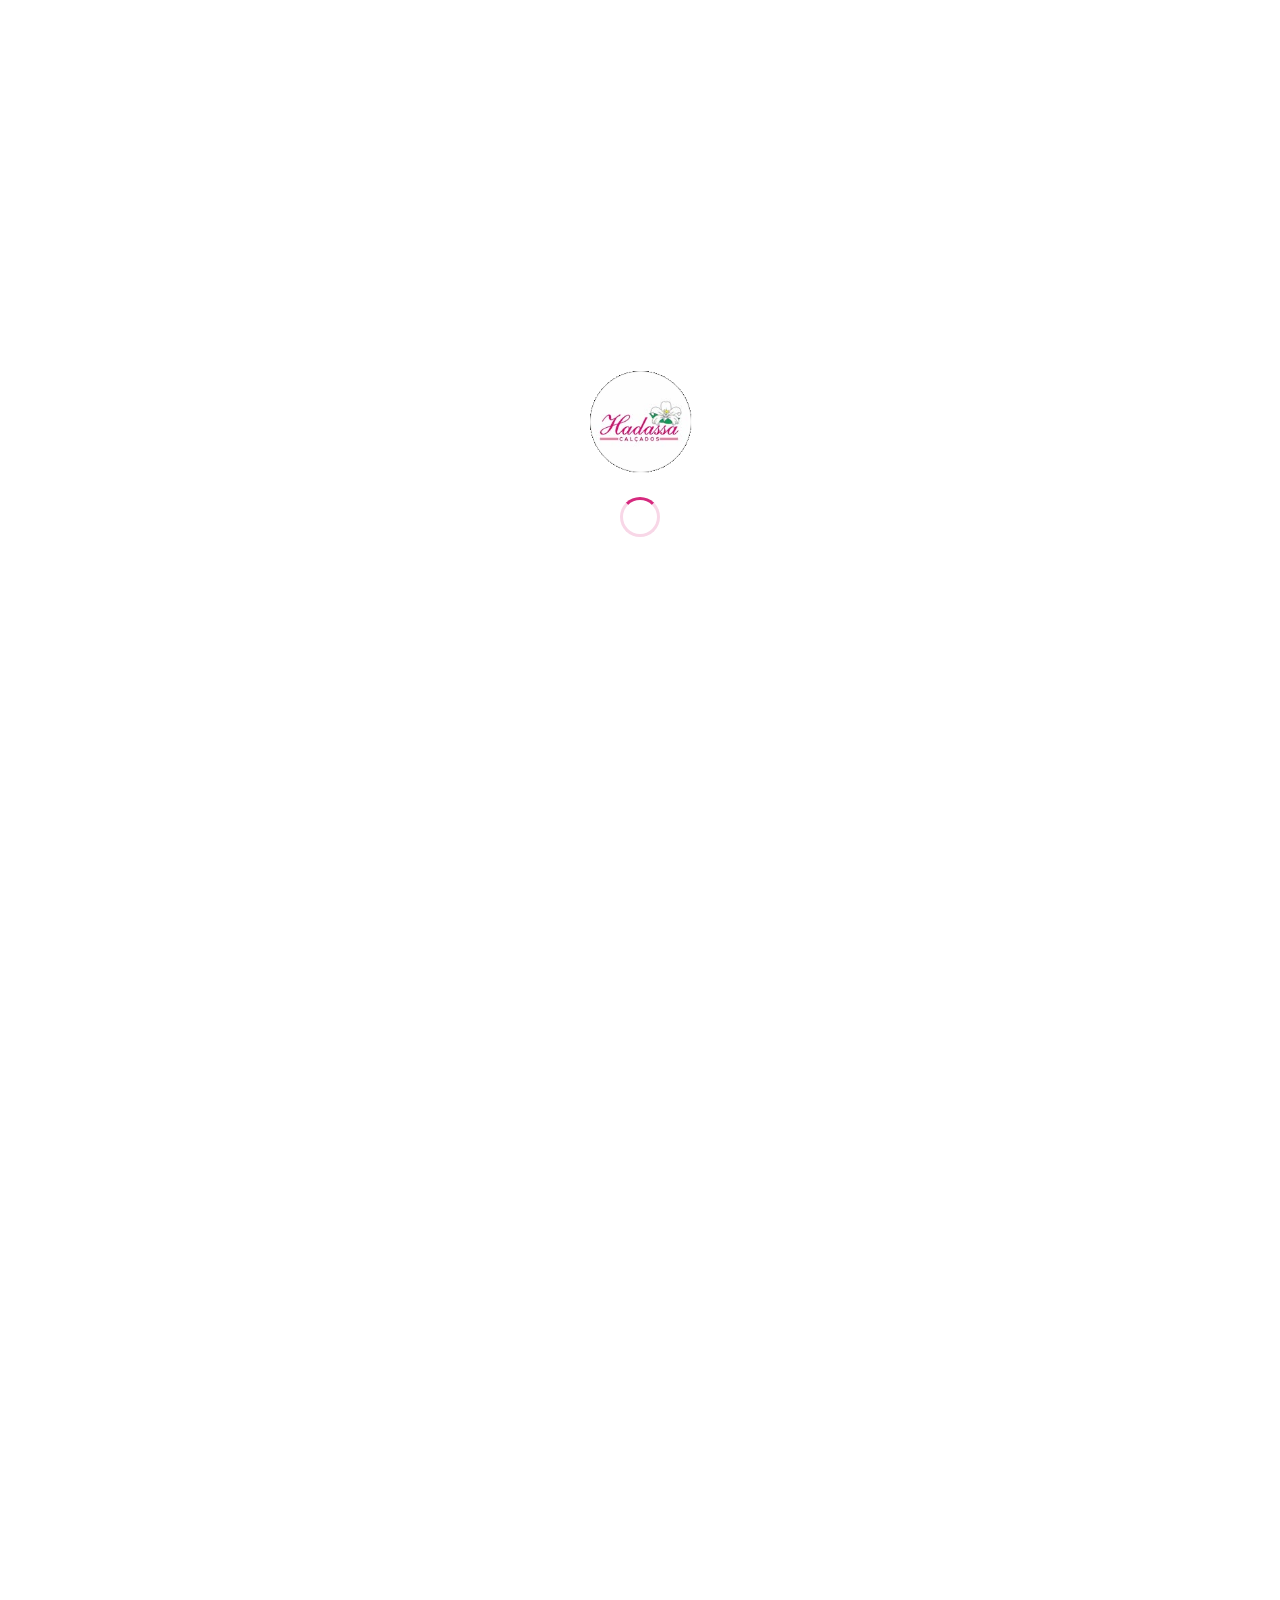
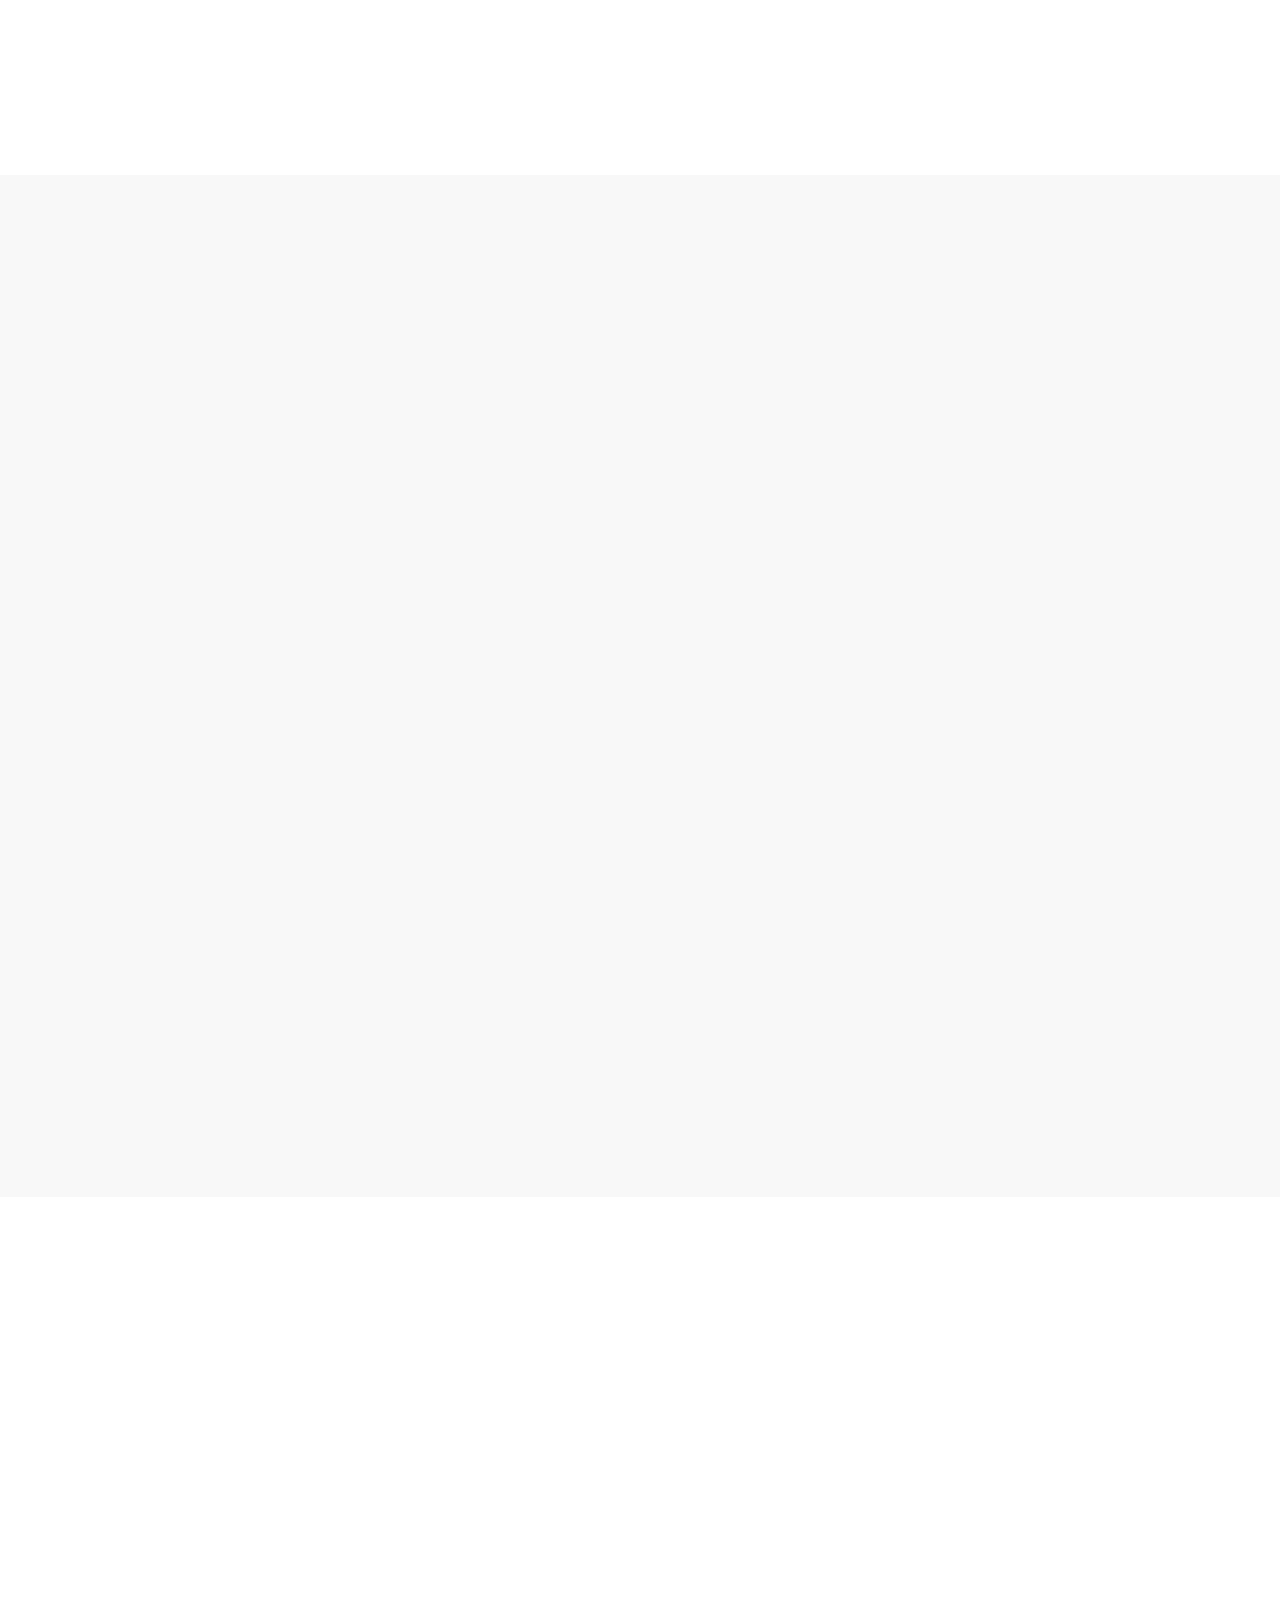
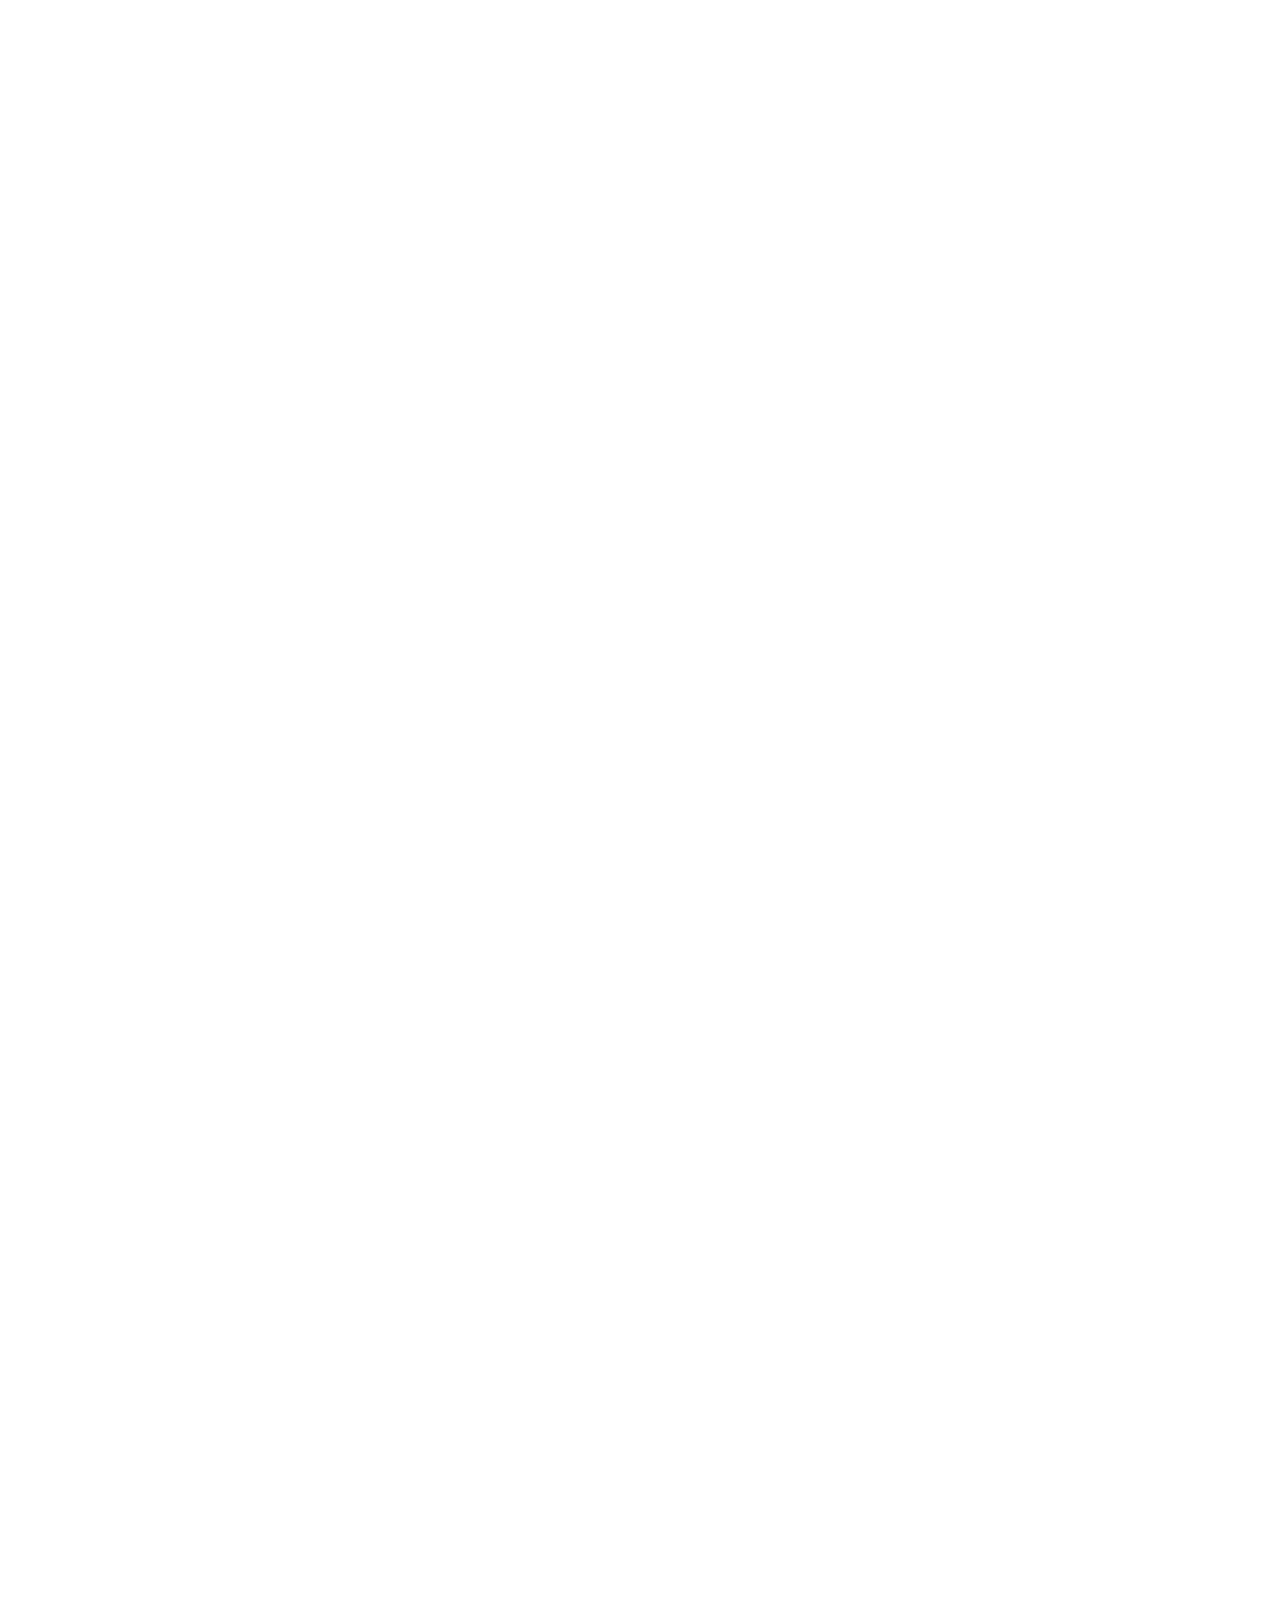
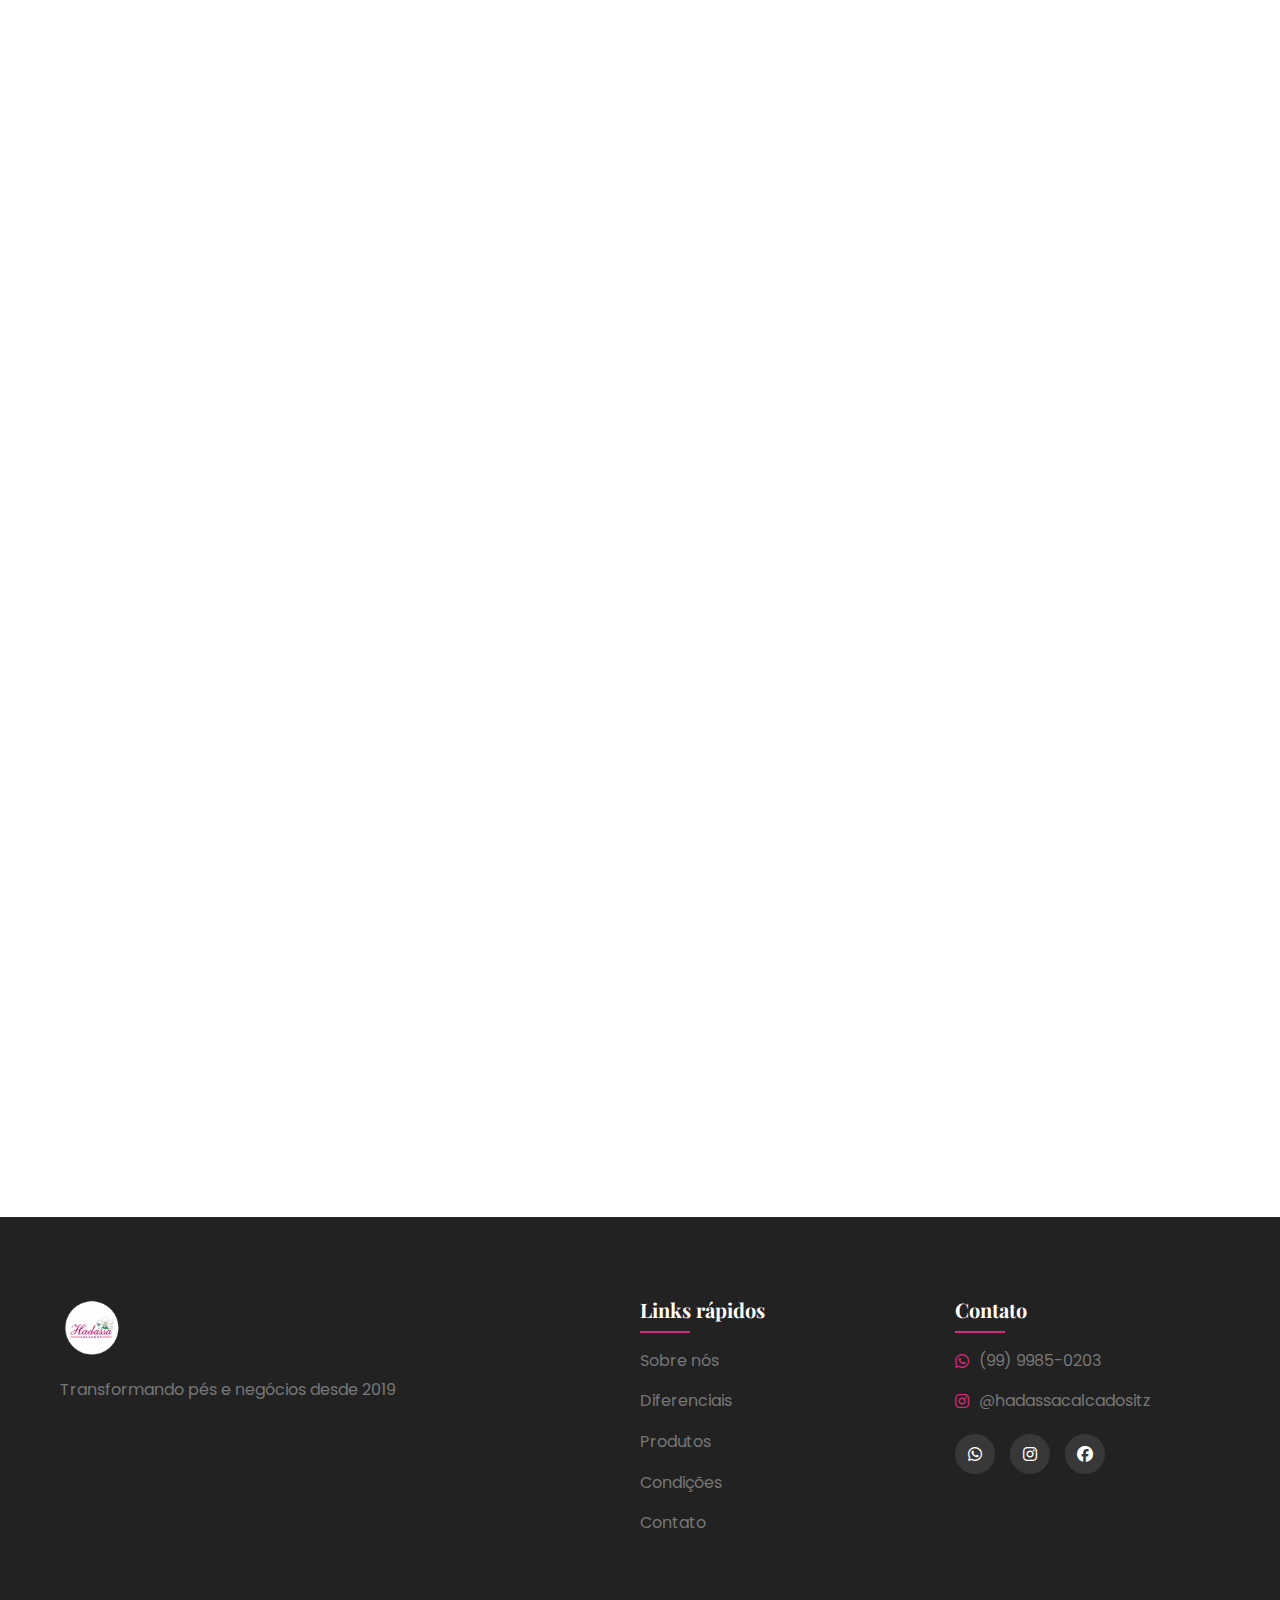
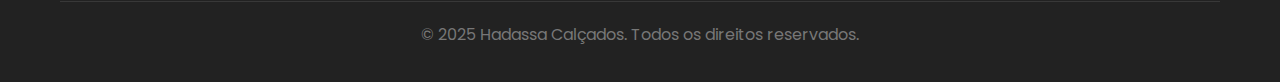
<file: index-modificado (4).html>
<!DOCTYPE html>
<html lang="pt-BR">
<head>
    <meta charset="UTF-8">
    <meta name="viewport" content="width=device-width, initial-scale=1.0">
    <title>Hadassa Calçados | Rasteirinhas Personalizadas</title>
    <link rel="preconnect" href="https://fonts.googleapis.com">
    <link rel="preconnect" href="https://fonts.gstatic.com" crossorigin>
    <link href="https://fonts.googleapis.com/css2?family=Playfair+Display:wght@400;500;600;700&family=Poppins:wght@300;400;500;600;700&display=swap" rel="stylesheet">
    <link rel="stylesheet" href="https://cdnjs.cloudflare.com/ajax/libs/font-awesome/6.4.0/css/all.min.css">
    <link rel="stylesheet" href="https://unpkg.com/aos@next/dist/aos.css" />
    <link rel="stylesheet" href="styles.css">
<!-- FAVICONS COMPLETOS -->
    <link rel="icon" type="image/png" sizes="16x16" href="favicon-16x16.png">
    <link rel="icon" type="image/png" sizes="32x32" href="favicon-32x32.png">
    <link rel="icon" type="image/png" sizes="48x48" href="favicon-48x48.png">
    <link rel="icon" type="image/png" sizes="64x64" href="favicon-64x64.png">
    <link rel="icon" type="image/png" sizes="128x128" href="favicon-128x128.png">
    <link rel="icon" type="image/png" sizes="256x256" href="favicon-256x256.png">
    <link rel="apple-touch-icon" href="apple-touch-icon.png">
    <link rel="icon" href="favicon.ico" type="image/x-icon">
</head>
<body>
    <!-- Preloader -->
    <div class="preloader">
        <div class="loader">
            <img src="logo_transparent.png" alt="Hadassa Calçados" class="loader-logo">
            <div class="spinner"></div>
        </div>
    </div>

    <!-- Header -->
    <header class="header">
        <div class="container">
            <div class="header-inner">
                <a href="#" class="logo">
                    <img src="logo_transparent.png" alt="Hadassa Calçados">
                </a>
                <nav class="nav">
                    <ul class="nav-list">
                        <li class="nav-item"><a href="#sobre" class="nav-link">Sobre</a></li>
                        <li class="nav-item"><a href="#diferenciais" class="nav-link">Diferenciais</a></li>
                        <li class="nav-item"><a href="#produtos" class="nav-link">Produtos</a></li>
                        <li class="nav-item"><a href="#condicoes" class="nav-link">Condições</a></li>
                        <li class="nav-item"><a href="#contato" class="nav-link btn-nav">Contato</a></li>
                    </ul>
                </nav>
                <button class="menu-toggle" aria-label="Menu">
                    <span></span>
                    <span></span>
                    <span></span>
                </button>
            </div>
        </div>
    </header>

    <!-- Hero Section -->
    <section class="hero">
        <div class="container">
            <div class="hero-content" data-aos="fade-right">
                <h1 class="hero-title">Rasteirinhas que <span class="highlight">transformam</span> seu negócio</h1>
                <p class="hero-subtitle">Produtos personalizados para lojistas, brindes corporativos e empreendedores</p>
                <div class="hero-buttons">
                    <a href="#produtos" class="btn btn-primary">Ver produtos</a>
                    <a href="#contato" class="btn btn-outline">Fale conosco</a>
                </div>
            </div>
            <div class="hero-image" data-aos="fade-left">
                <img src="images/rasteirinha_rosa_topo.png" alt="Rasteirinhas Hadassa" class="hero-img" style="border-radius: 10px;">
                <div class="hero-badge" style="background-color: #ff69b4; color: white;">
                    <span>Personalização</span>
                    <span>Exclusiva</span>
                </div>
            </div>
        </div>
        <div class="hero-shape"></div>
    </section>

    <!-- Sobre Section -->
    <section id="sobre" class="section section-sobre">
        <div class="container">
            <div class="section-header" data-aos="fade-up">
                <span class="section-subtitle">Quem somos</span>
                <h2 class="section-title">Expertise em rasteirinhas desde 2019</h2>
                <p class="section-description">Somos uma fábrica especializada em calçados femininos que une qualidade, design e personalização para impulsionar seu negócio.</p>
            </div>
            <div class="sobre-content">
                <div class="sobre-image" data-aos="fade-right">
                    <img src="images/rasteirinha_preta.png" alt="Sandálias Hadassa" class="sobre-img" style="border-radius: 10px;">
                    <div class="sobre-experience">
                        <span class="number">5+</span>
                        <span class="text">Anos de experiência</span>
                    </div>
                </div>
                <div class="sobre-text" data-aos="fade-left">
                    <h3 class="sobre-heading">Por que escolher a Hadassa Calçados?</h3>
                    <p>Nascemos da paixão por criar calçados que combinam conforto, beleza e personalidade. Nossa missão é oferecer produtos que não apenas encantem os pés, mas também impulsionem o sucesso do seu negócio.</p>
                    
                    <div class="features">
                        <div class="feature-item">
                            <div class="feature-icon">
                                <i class="fas fa-check-circle"></i>
                            </div>
                            <div class="feature-text">
                                <h4>Produção própria</h4>
                                <p>Controle total de qualidade em todas as etapas</p>
                            </div>
                        </div>
                        <div class="feature-item">
                            <div class="feature-icon">
                                <i class="fas fa-gem"></i>
                            </div>
                            <div class="feature-text">
                                <h4>Materiais premium</h4>
                                <p>Selecionados para durabilidade e conforto</p>
                            </div>
                        </div>
                        <div class="feature-item">
                            <div class="feature-icon">
                                <i class="fas fa-truck"></i>
                            </div>
                            <div class="feature-text">
                                <h4>Entrega nacional</h4>
                                <p>Enviamos para todo o Brasil com agilidade</p>
                            </div>
                        </div>
                        <div class="feature-item">
                            <div class="feature-icon">
                                <i class="fas fa-users"></i>
                            </div>
                            <div class="feature-text">
                                <h4>Atendimento personalizado</h4>
                                <p>Suporte completo do pedido à entrega</p>
                            </div>
                        </div>
                    </div>
                    
                    <a href="#diferenciais" class="btn btn-arrow">Conheça nossos diferenciais <i class="fas fa-arrow-right"></i></a>
                </div>
            </div>
        </div>
    </section>

    <!-- Clientes Section -->
    <section class="section section-clientes">
        <div class="container">
            <div class="section-header" data-aos="fade-up">
                <span class="section-subtitle">Público-alvo</span>
                <h2 class="section-title">Quem pode se beneficiar com nossos produtos</h2>
            </div>
            <div class="clientes-grid">
                <div class="cliente-card" data-aos="fade-up" data-aos-delay="100">
                    <div class="cliente-icon">
                        <i class="fas fa-store"></i>
                    </div>
                    <h3 class="cliente-title">Lojistas</h3>
                    <p class="cliente-desc">Aumente suas margens com produtos exclusivos que seus clientes não encontrarão em outros lugares. Diferencie-se da concorrência com rasteirinhas personalizadas com sua marca.</p>
                </div>
                <div class="cliente-card" data-aos="fade-up" data-aos-delay="200">
                    <div class="cliente-icon">
                        <i class="fas fa-gift"></i>
                    </div>
                    <h3 class="cliente-title">Empresas</h3>
                    <p class="cliente-desc">Surpreenda clientes e colaboradoras com brindes corporativos úteis e memoráveis. Rasteirinhas personalizadas com sua logo são presentes que serão usados e lembrados.</p>
                </div>
                <div class="cliente-card" data-aos="fade-up" data-aos-delay="300">
                    <div class="cliente-icon">
                        <i class="fas fa-rocket"></i>
                    </div>
                    <h3 class="cliente-title">Empreendedores</h3>
                    <p class="cliente-desc">Inicie seu negócio com um produto diferenciado e de alta margem. Nosso pedido mínimo acessível permite que você comece com investimento reduzido e escale conforme seu crescimento.</p>
                </div>
            </div>
            <div class="clientes-cta" data-aos="fade-up">
                <p class="cta-text">Quer se destacar no mercado de calçados?</p>
                <a href="#contato" class="btn btn-primary">Seja nosso parceiro</a>
            </div>
        </div>
    </section>

    <!-- Diferenciais Section -->
    <section id="diferenciais" class="section section-diferenciais">
        <div class="container">
            <div class="section-header" data-aos="fade-up">
                <span class="section-subtitle">Nossos diferenciais</span>
                <h2 class="section-title">O que nos torna únicos no mercado</h2>
            </div>
            <div class="diferenciais-content">
                <div class="diferenciais-image" data-aos="fade-right">
                    <img src="images/rasteirinha_colorida.png" alt="Diferenciais Hadassa" class="diferenciais-img" style="border-radius: 10px;">
                </div>
                <div class="diferenciais-list" data-aos="fade-left">
                    <div class="diferencial-item">
                        <div class="diferencial-number">01</div>
                        <div class="diferencial-text">
                            <h3>Personalização completa</h3>
                            <p>Você escolhe o material, design e aplicação da sua logo. Criamos exatamente o que você imagina para sua marca brilhar.</p>
                        </div>
                    </div>
                    <div class="diferencial-item">
                        <div class="diferencial-number">02</div>
                        <div class="diferencial-text">
                            <h3>Qualidade superior</h3>
                            <p>Utilizamos materiais selecionados e processos artesanais que garantem durabilidade e conforto excepcionais em cada par.</p>
                        </div>
                    </div>
                    <div class="diferencial-item">
                        <div class="diferencial-number">03</div>
                        <div class="diferencial-text">
                            <h3>Pedido mínimo acessível</h3>
                            <p>Comece com apenas 15 pares e teste o potencial do produto antes de fazer grandes investimentos.</p>
                        </div>
                    </div>
                    <div class="diferencial-item">
                        <div class="diferencial-number">04</div>
                        <div class="diferencial-text">
                            <h3>Consultoria de vendas</h3>
                            <p>Oferecemos dicas e estratégias para maximizar suas vendas e rentabilidade com nossos produtos.</p>
                        </div>
                    </div>
                </div>
            </div>
            <div class="diferenciais-testimonial" data-aos="fade-up">
                <div class="testimonial-content">
                    <div class="testimonial-icon">
                        <i class="fas fa-quote-left"></i>
                    </div>
                    <p class="testimonial-text">A personalização das rasteirinhas Hadassa transformou minha loja. Minhas clientes adoram a exclusividade e o conforto, e eu adoro as margens de lucro!</p>
                    <div class="testimonial-author">
                        <div class="author-info">
                            <h4>Ana Luiza</h4>
                            <p>Lojista em São Paulo</p>
                        </div>
                    </div>
                </div>
            </div>
        </div>
    </section>

    <!-- Produtos Section -->
    <section id="produtos" class="section section-produtos">
        <div class="container">
            <div class="section-header" data-aos="fade-up">
                <span class="section-subtitle">Nossos produtos</span>
                <h2 class="section-title">Rasteirinhas que encantam e vendem</h2>
                <p class="section-description">Conheça nossa linha de produtos que combina estilo, conforto e personalização para seu negócio.</p>
            </div>
            <div class="produtos-grid">
                <div class="produto-card" data-aos="fade-up" data-aos-delay="100">
                    <div class="produto-image">
                        <img src="images/rasteirinha_trancada_marrom.png" alt="Rasteirinhas Clássicas" class="produto-img" style="border-radius: 10px;">
                        <div class="produto-overlay">
                            <a href="#contato" class="btn btn-sm">Solicitar</a>
                        </div>
                    </div>
                    <div class="produto-info">
                        <h3 class="produto-title">Rasteirinhas Clássicas</h3>
                        <p class="produto-desc">Modelos atemporais que combinam com qualquer look. Perfeitas para o dia a dia com conforto e estilo.</p>
                    </div>
                </div>
                <div class="produto-card" data-aos="fade-up" data-aos-delay="200">
                    <div class="produto-image">
                        <img src="images/rasteirinha_preta_laco.png" alt="Sandálias Anatômicas" class="produto-img" style="border-radius: 10px;">
                        <div class="produto-overlay">
                            <a href="#contato" class="btn btn-sm">Solicitar</a>
                        </div>
                    </div>
                    <div class="produto-info">
                        <h3 class="produto-title">Sandálias Anatômicas</h3>
                        <p class="produto-desc">Com solado moldado para maior conforto. Ideais para quem busca bem-estar sem abrir mão do estilo.</p>
                    </div>
                </div>
                <div class="produto-card" data-aos="fade-up" data-aos-delay="300">
                    <div class="produto-image">
                        <img src="images/rasteirinha_dourada.png" alt="Modelos Trançados" class="produto-img" style="border-radius: 10px;">
                        <div class="produto-overlay">
                            <a href="#contato" class="btn btn-sm">Solicitar</a>
                        </div>
                    </div>
                    <div class="produto-info">
                        <h3 class="produto-title">Modelos Trançados</h3>
                        <p class="produto-desc">Design diferenciado com tiras entrelaçadas. Um toque de sofisticação para looks especiais.</p>
                    </div>
                </div>
            </div>
        </div>
    </section>

    <!-- Contato Section -->
    <section id="contato" class="section section-contato">
        <div class="container">
            <div class="section-header" data-aos="fade-up">
                <span class="section-subtitle">Fale conosco</span>
                <h2 class="section-title">Vamos crescer juntos</h2>
                <p class="section-description">Entre em contato e descubra como podemos impulsionar seu negócio com nossas rasteirinhas personalizadas.</p>
            </div>
            <div class="contato-content">
                <div class="contato-info" data-aos="fade-right">
                    <div class="contato-card">
                        <div class="contato-icon">
                            <i class="fab fa-whatsapp"></i>
                        </div>
                        <div class="contato-text">
                            <h3>WhatsApp</h3>
                            <p>(99) 9985-0203</p>
                            <a href="https://wa.me/5599985020369" class="btn btn-sm" target="_blank">Enviar mensagem</a>
                        </div>
                    </div>
                    <div class="contato-card">
                        <div class="contato-icon">
                            <i class="fab fa-instagram"></i>
                        </div>
                        <div class="contato-text">
                            <h3>Instagram</h3>
                            <p>@hadassacalcadositz</p>
                            <a href="https://www.instagram.com/hadassacalcadositz/" class="btn btn-sm" target="_blank">Seguir</a>
                        </div>
                    </div>
                    <div class="contato-card">
                        <div class="contato-icon">
                            <i class="far fa-clock"></i>
                        </div>
                        <div class="contato-text">
                            <h3>Horário de atendimento</h3>
                            <p>Segunda a sexta: 8h às 18h</p>
                            <p>Sábado: 8h às 12h</p>
                        </div>
                    </div>
                </div>
                <div class="contato-form-container" data-aos="fade-left">
                    <!-- Formulário com design original mas estrutura do opcao2 -->
                    <form class="contato-form" action="https://formspree.io/f/mqaqazbn" method="POST">
                        <div class="form-group">
                            <label for="name">Nome completo</label>
                            <input type="text" id="name" name="name" placeholder="Seu nome completo" required>
                        </div>
                        
                        <div class="form-group">
                            <label for="email">Email</label>
                            <input type="email" id="email" name="email" placeholder="Seu email" required>
                        </div>
                        
                        <div class="form-group">
                            <label for="phone">Telefone/WhatsApp</label>
                            <input type="tel" id="phone" name="phone" placeholder="(00) 00000-0000" required>
                        </div>
                        
                        <div class="form-group">
                            <label for="message">Mensagem</label>
                            <textarea id="message" name="message" placeholder="Como podemos ajudar?" required></textarea>
                        </div>
                        
                        <button type="submit" class="btn btn-primary btn-block">Enviar mensagem</button>
                    </form>
                </div>
            </div>
        </div>
    </section>

    <!-- Footer -->
    <footer class="footer">
        <div class="container">
            <div class="footer-content">
                <div class="footer-logo">
                    <img src="logo_transparent.png" alt="Hadassa Calçados">
                    <p>Transformando pés e negócios desde 2019</p>
                </div>
                <div class="footer-links">
                    <h3>Links rápidos</h3>
                    <ul>
                        <li><a href="#sobre">Sobre nós</a></li>
                        <li><a href="#diferenciais">Diferenciais</a></li>
                        <li><a href="#produtos">Produtos</a></li>
                        <li><a href="#condicoes">Condições</a></li>
                        <li><a href="#contato">Contato</a></li>
                    </ul>
                </div>
                <div class="footer-contact">
                    <h3>Contato</h3>
                    <p><i class="fab fa-whatsapp"></i> (99) 9985-0203</p>
                    <p><i class="fab fa-instagram"></i> @hadassacalcadositz</p>
                    <div class="social-links">
                        <a href="https://wa.me/5599985020369" target="_blank"><i class="fab fa-whatsapp"></i></a>
                        <a href="https://www.instagram.com/hadassacalcadositz/" target="_blank"><i class="fab fa-instagram"></i></a>
                        <a href="#" target="_blank"><i class="fab fa-facebook"></i></a>
                    </div>
                </div>
            </div>
            <div class="footer-bottom">
                <p>&copy; 2025 Hadassa Calçados. Todos os direitos reservados.</p>
            </div>
        </div>
    </footer>

    <!-- Scripts -->
    <script src="https://unpkg.com/aos@next/dist/aos.js"></script>
    <script>
        // Inicialização do AOS (Animate On Scroll)
        AOS.init({
            duration: 800,
            offset: 50,
            once: true
        });

        // Preloader
        window.addEventListener('load', function() {
            const preloader = document.querySelector('.preloader');
            setTimeout(function() {
                preloader.classList.add('fade-out');
                setTimeout(function() {
                    preloader.style.display = 'none';
                }, 500);
            }, 1000);
        });

        // Menu Toggle para Mobile
        const menuToggle = document.querySelector('.menu-toggle');
        const nav = document.querySelector('.nav');
        
        menuToggle.addEventListener('click', function() {
            this.classList.toggle('active');
            nav.classList.toggle('active');
        });

        // Fechar menu ao clicar em um link
        const navLinks = document.querySelectorAll('.nav-link');
        navLinks.forEach(link => {
            link.addEventListener('click', () => {
                menuToggle.classList.remove('active');
                nav.classList.remove('active');
            });
        });

        // Smooth Scroll
        document.querySelectorAll('a[href^="#"]').forEach(anchor => {
            anchor.addEventListener('click', function (e) {
                e.preventDefault();
                
                const target = document.querySelector(this.getAttribute('href'));
                if (target) {
                    window.scrollTo({
                        top: target.offsetTop - 80,
                        behavior: 'smooth'
                    });
                }
            });
        });

        // Header Scroll Effect
        window.addEventListener('scroll', function() {
            const header = document.querySelector('.header');
            if (window.scrollY > 50) {
                header.classList.add('scrolled');
            } else {
                header.classList.remove('scrolled');
            }
        });
    </script>
</body>
</html>
</file>
<file: styles.css>
:root {
    --rosa-hadassa: #d6297e;
    --rosa-claro: #f8d7e7;
    --verde-hadassa: #43b049;
    --verde-claro: #e4f5e5;
    --preto: #222222;
    --cinza-escuro: #444444;
    --cinza: #777777;
    --cinza-claro: #f8f8f8;
    --branco: #ffffff;
    --sombra-suave: 0 5px 15px rgba(0, 0, 0, 0.05);
    --sombra-media: 0 10px 30px rgba(0, 0, 0, 0.1);
    --sombra-forte: 0 15px 40px rgba(0, 0, 0, 0.15);
    --transicao: all 0.3s ease;
    --borda-radius: 8px;
    --borda-radius-lg: 16px;
}

/* Reset e Base */
* {
    margin: 0;
    padding: 0;
    box-sizing: border-box;
}

html {
    scroll-behavior: smooth;
    font-size: 62.5%; /* 1rem = 10px */
}

body {
    font-family: 'Poppins', sans-serif;
    font-size: 1.6rem;
    line-height: 1.6;
    color: var(--cinza-escuro);
    background-color: var(--branco);
    overflow-x: hidden;
}

h1, h2, h3, h4, h5, h6 {
    font-family: 'Playfair Display', serif;
    color: var(--preto);
    line-height: 1.3;
    margin-bottom: 1.5rem;
}

p {
    margin-bottom: 1.5rem;
}

a {
    text-decoration: none;
    color: var(--rosa-hadassa);
    transition: var(--transicao);
}

a:hover {
    color: var(--verde-hadassa);
}

ul, ol {
    list-style: none;
}

img {
    max-width: 100%;
    height: auto;
    display: block;
}

.container {
    width: 100%;
    max-width: 1200px;
    margin: 0 auto;
    padding: 0 2rem;
}

.highlight {
    color: #ff4d94;
    color: var(--rosa-hadassa);
    font-weight: 600;
}

/* Preloader */
.preloader {
    position: fixed;
    top: 0;
    left: 0;
    width: 100%;
    height: 100%;
    background-color: var(--branco);
    display: flex;
    justify-content: center;
    align-items: center;
    z-index: 9999;
    transition: opacity 0.5s ease, visibility 0.5s ease;
}

.preloader.hidden {
    opacity: 0;
    visibility: hidden;
}

.loader {
    display: flex;
    flex-direction: column;
    align-items: center;
}

.loader-logo {
    width: 120px;
    margin-bottom: 2rem;
    animation: pulse 1.5s infinite ease-in-out;
}

.spinner {
    width: 40px;
    height: 40px;
    border: 3px solid var(--rosa-claro);
    border-top: 3px solid var(--rosa-hadassa);
    border-radius: 50%;
    animation: spin 1s linear infinite;
}

@keyframes spin {
    0% { transform: rotate(0deg); }
    100% { transform: rotate(360deg); }
}

@keyframes pulse {
    0% { transform: scale(1); }
    50% { transform: scale(1.05); }
    100% { transform: scale(1); }
}

/* Header */
.header {
    position: fixed;
    top: 0;
    left: 0;
    width: 100%;
    background-color: var(--branco);
    box-shadow: var(--sombra-suave);
    z-index: 100;
    padding: 1.5rem 0;
    transition: var(--transicao);
}

.header.scrolled {
    padding: 1rem 0;
    box-shadow: var(--sombra-media);
}

.header-inner {
    display: flex;
    justify-content: space-between;
    align-items: center;
}

.logo img {
    height: 60px;
    transition: var(--transicao);
}

.header.scrolled .logo img {
    height: 50px;
}

.nav-list {
    display: flex;
    align-items: center;
    gap: 3rem;
}

.nav-link {
    color: var(--cinza-escuro);
    font-weight: 500;
    position: relative;
    padding: 0.5rem 0;
}

.nav-link::after {
    content: '';
    position: absolute;
    bottom: 0;
    left: 0;
    width: 0;
    height: 2px;
    background-color: var(--rosa-hadassa);
    transition: var(--transicao);
}

.nav-link:hover {
    color: var(--rosa-hadassa);
}

.nav-link:hover::after {
    width: 100%;
}

.btn-nav {
    background-color: var(--rosa-hadassa);
    color: var(--branco);
    padding: 0.8rem 2rem;
    border-radius: 50px;
    font-weight: 600;
}

.btn-nav:hover {
    background-color: var(--verde-hadassa);
    color: var(--branco);
}

.menu-toggle {
    display: none;
    background: none;
    border: none;
    cursor: pointer;
    width: 30px;
    height: 20px;
    position: relative;
}

.menu-toggle span {
    display: block;
    width: 100%;
    height: 2px;
    background-color: var(--cinza-escuro);
    position: absolute;
    left: 0;
    transition: var(--transicao);
}

.menu-toggle span:nth-child(1) {
    top: 0;
}

.menu-toggle span:nth-child(2) {
    top: 50%;
    transform: translateY(-50%);
}

.menu-toggle span:nth-child(3) {
    bottom: 0;
}

.menu-toggle.active span:nth-child(1) {
    transform: rotate(45deg);
    top: 9px;
}

.menu-toggle.active span:nth-child(2) {
    opacity: 0;
}

.menu-toggle.active span:nth-child(3) {
    transform: rotate(-45deg);
    bottom: 9px;
}

/* Botões */
.btn {
    display: inline-block;
    padding: 1.2rem 2.8rem;
    border-radius: 50px;
    font-weight: 600;
    text-align: center;
    cursor: pointer;
    transition: var(--transicao);
    border: none;
    outline: none;
}

.btn-primary {
    background-color: #ff4d94;
    background-color: var(--rosa-hadassa);
    color: var(--branco);
}

.btn-primary:hover {
    background-color: var(--verde-hadassa);
    color: var(--branco);
    transform: translateY(-3px);
    box-shadow: var(--sombra-media);
}

.btn-outline {
    border-color: #ff4d94;
    color: #ff4d94;
    background-color: transparent;
    color: var(--rosa-hadassa);
    border: 2px solid var(--rosa-hadassa);
}

.btn-outline:hover {
    background-color: #ff4d94;
    background-color: var(--rosa-hadassa);
    color: var(--branco);
    transform: translateY(-3px);
    box-shadow: var(--sombra-media);
}

.btn-light {
    background-color: var(--branco);
    color: var(--rosa-hadassa);
}

.btn-light:hover {
    background-color: var(--rosa-claro);
    color: var(--rosa-hadassa);
    transform: translateY(-3px);
    box-shadow: var(--sombra-media);
}

.btn-arrow {
    display: inline-flex;
    align-items: center;
    color: var(--rosa-hadassa);
    font-weight: 600;
    gap: 1rem;
}

.btn-arrow i {
    transition: var(--transicao);
}

.btn-arrow:hover i {
    transform: translateX(5px);
}

.btn-sm {
    padding: 0.8rem 1.6rem;
    font-size: 1.4rem;
}

.btn-block {
    display: block;
    width: 100%;
}

.hero-buttons {
    display: flex;
    gap: 1.5rem;
    margin-top: 3rem;
}

/* Seções */
.section {
    padding: 10rem 0;
}

.section-header {
    text-align: center;
    max-width: 800px;
    margin: 0 auto 6rem;
}

.section-subtitle {
    color: #ff4d94;
    display: inline-block;
    font-size: 1.4rem;
    font-weight: 600;
    text-transform: uppercase;
    color: var(--rosa-hadassa);
    letter-spacing: 2px;
    margin-bottom: 1.5rem;
    position: relative;
}

.section-subtitle::before,
.section-subtitle::after {
    content: '';
    position: absolute;
    top: 50%;
    width: 30px;
    height: 1px;
    background-color: var(--rosa-hadassa);
}

.section-subtitle::before {
    left: -40px;
}

.section-subtitle::after {
    right: -40px;
}

.section-title {
    font-size: 4rem;
    font-weight: 700;
    margin-bottom: 2rem;
}

.section-description {
    font-size: 1.8rem;
    color: var(--cinza);
}

/* Hero Section */
.hero {
    padding: 18rem 0 10rem;
    background-color: var(--rosa-claro);
    position: relative;
    overflow: hidden;
}

.hero .container {
    display: flex;
    align-items: center;
    justify-content: space-between;
    gap: 5rem;
}

.hero-content {
    flex: 1;
}

.hero-title {
    font-size: 5.6rem;
    font-weight: 700;
    line-height: 1.2;
    margin-bottom: 2rem;
}

.hero-subtitle {
    font-size: 2rem;
    color: var(--cinza-escuro);
    margin-bottom: 3rem;
}

.hero-image {
    flex: 1;
    position: relative;
}

.hero-img {
    border-radius: var(--borda-radius-lg);
    box-shadow: var(--sombra-forte);
}

.hero-badge {
    position: absolute;
    top: -20px;
    right: -20px;
    background-color: var(--verde-hadassa);
    color: var(--branco);
    padding: 2rem;
    border-radius: 50%;
    width: 120px;
    height: 120px;
    display: flex;
    flex-direction: column;
    justify-content: center;
    align-items: center;
    font-weight: 700;
    line-height: 1.2;
    transform: rotate(10deg);
    box-shadow: var(--sombra-media);
}

.hero-shape {
    position: absolute;
    bottom: 0;
    left: 0;
    width: 100%;
    height: 100px;
    background-image: url("data:image/svg+xml,%3Csvg xmlns='http://www.w3.org/2000/svg' viewBox='0 0 1440 320'%3E%3Cpath fill='%23ffffff' fill-opacity='1' d='M0,224L60,213.3C120,203,240,181,360,181.3C480,181,600,203,720,213.3C840,224,960,224,1080,202.7C1200,181,1320,139,1380,117.3L1440,96L1440,320L1380,320C1320,320,1200,320,1080,320C960,320,840,320,720,320C600,320,480,320,360,320C240,320,120,320,60,320L0,320Z'%3E%3C/path%3E%3C/svg%3E");
    background-size: cover;
    background-position: center;
}

/* Sobre Section */
.section-sobre .sobre-content {
    display: flex;
    align-items: center;
    gap: 5rem;
}

.sobre-image {
    flex: 1;
    position: relative;
}

.sobre-img {
    border-radius: var(--borda-radius-lg);
    box-shadow: var(--sombra-media);
}

.sobre-experience {
    position: absolute;
    bottom: -30px;
    right: -30px;
    background-color: var(--rosa-hadassa);
    color: var(--branco);
    padding: 2rem;
    border-radius: var(--borda-radius);
    text-align: center;
    box-shadow: var(--sombra-media);
}

.sobre-experience .number {
    font-size: 3.6rem;
    font-weight: 700;
    line-height: 1;
    display: block;
}

.sobre-experience .text {
    font-size: 1.4rem;
}

.sobre-text {
    flex: 1;
}

.sobre-heading {
    font-size: 3rem;
    margin-bottom: 2rem;
}

.features {
    margin-top: 4rem;
    display: grid;
    grid-template-columns: repeat(2, 1fr);
    gap: 3rem;
}

.feature-item {
    display: flex;
    align-items: flex-start;
    gap: 1.5rem;
}

.feature-icon {
    width: 50px;
    height: 50px;
    background-color: var(--rosa-claro);
    color: var(--rosa-hadassa);
    border-radius: 50%;
    display: flex;
    justify-content: center;
    align-items: center;
    font-size: 2rem;
    flex-shrink: 0;
}

.feature-text h4 {
    font-size: 1.8rem;
    margin-bottom: 0.5rem;
}

.feature-text p {
    font-size: 1.4rem;
    color: var(--cinza);
    margin-bottom: 0;
}

/* Clientes Section */
.section-clientes {
    background-color: var(--cinza-claro);
}

.clientes-grid {
    display: grid;
    grid-template-columns: repeat(3, 1fr);
    gap: 3rem;
    margin-bottom: 5rem;
}

.cliente-card {
    background-color: var(--branco);
    padding: 4rem 3rem;
    border-radius: var(--borda-radius);
    box-shadow: var(--sombra-suave);
    text-align: center;
    transition: var(--transicao);
}

.cliente-card:hover {
    transform: translateY(-10px);
    box-shadow: var(--sombra-media);
}

.cliente-icon {
    width: 80px;
    height: 80px;
    background-color: var(--rosa-claro);
    color: var(--rosa-hadassa);
    border-radius: 50%;
    display: flex;
    justify-content: center;
    align-items: center;
    font-size: 3rem;
    margin: 0 auto 2rem;
}

.cliente-title {
    font-size: 2.2rem;
    margin-bottom: 1.5rem;
}

.cliente-desc {
    color: var(--cinza);
    margin-bottom: 0;
}

.clientes-cta {
    background-color: var(--branco);
    padding: 4rem;
    border-radius: var(--borda-radius);
    box-shadow: var(--sombra-suave);
    text-align: center;
}

.cta-text {
    font-size: 2.4rem;
    font-weight: 600;
    color: var(--preto);
    margin-bottom: 2rem;
}

/* Diferenciais Section */
.diferenciais-content {
    display: flex;
    align-items: center;
    gap: 5rem;
    margin-bottom: 5rem;
}

.diferenciais-image {
    flex: 1;
}

.diferenciais-img {
    border-radius: var(--borda-radius-lg);
    box-shadow: var(--sombra-media);
}

.diferenciais-list {
    flex: 1;
}

.diferencial-item {
    display: flex;
    align-items: flex-start;
    gap: 2rem;
    margin-bottom: 3rem;
}

.diferencial-item:last-child {
    margin-bottom: 0;
}

.diferencial-number {
    width: 60px;
    height: 60px;
    background-color: var(--rosa-hadassa);
    color: var(--branco);
    border-radius: 50%;
    display: flex;
    justify-content: center;
    align-items: center;
    font-size: 2.4rem;
    font-weight: 700;
    flex-shrink: 0;
}

.diferencial-text h3 {
    font-size: 2.2rem;
    margin-bottom: 1rem;
}

.diferencial-text p {
    color: var(--cinza);
    margin-bottom: 0;
}

.diferenciais-testimonial {
    background-color: var(--cinza-claro);
    padding: 4rem;
    border-radius: var(--borda-radius);
    position: relative;
}

.testimonial-icon {
    color: var(--rosa-hadassa);
    font-size: 3rem;
    margin-bottom: 2rem;
}

.testimonial-text {
    font-size: 2rem;
    font-style: italic;
    margin-bottom: 2rem;
}

.testimonial-author {
    display: flex;
    align-items: center;
    gap: 1.5rem;
}

.author-info h4 {
    font-size: 1.8rem;
    margin-bottom: 0.5rem;
}

.author-info p {
    color: var(--cinza);
    margin-bottom: 0;
}

/* Produtos Section */
.produtos-grid {
    display: grid;
    grid-template-columns: repeat(4, 1fr);
    gap: 3rem;
    margin-bottom: 5rem;
}

.produto-card {
    background-color: var(--branco);
    border-radius: var(--borda-radius);
    box-shadow: var(--sombra-suave);
    overflow: hidden;
    transition: var(--transicao);
}

.produto-card:hover {
    transform: translateY(-10px);
    box-shadow: var(--sombra-media);
}

.produto-image {
    height: 250px;
    position: relative;
    overflow: hidden;
}

.produto-img {
    width: 100%;
    height: 100%;
    object-fit: cover;
    transition: var(--transicao);
}

.produto-card:hover .produto-img {
    transform: scale(1.1);
}

.produto-overlay {
    position: absolute;
    top: 0;
    left: 0;
    width: 100%;
    height: 100%;
    background-color: rgba(214, 41, 126, 0.8);
    display: flex;
    justify-content: center;
    align-items: center;
    opacity: 0;
    transition: var(--transicao);
}

.produto-card:hover .produto-overlay {
    opacity: 1;
}

.produto-info {
    padding: 2rem;
}

.produto-title {
    font-size: 2rem;
    margin-bottom: 1rem;
}

.produto-desc {
    color: var(--cinza);
    margin-bottom: 0;
}

.produtos-cta {
    text-align: center;
}

.produtos-cta p {
    font-size: 1.8rem;
    font-weight: 500;
    margin-bottom: 2rem;
}

/* Condicoes Section */
.section-condicoes {
    background-color: var(--cinza-claro);
}

.condicoes-content {
    display: flex;
    align-items: center;
    gap: 5rem;
}

.condicoes-image {
    flex: 1;
}

.condicoes-img {
    border-radius: var(--borda-radius-lg);
    box-shadow: var(--sombra-media);
}

.condicoes-info {
    flex: 1;
    display: grid;
    grid-template-columns: repeat(2, 1fr);
    gap: 3rem;
}

.condicoes-card {
    background-color: var(--branco);
    padding: 3rem;
    border-radius: var(--borda-radius);
    box-shadow: var(--sombra-suave);
}

.condicoes-title {
    font-size: 2rem;
    color: var(--rosa-hadassa);
    margin-bottom: 1.5rem;
}

.condicoes-desc {
    font-weight: 500;
    margin-bottom: 1.5rem;
}

.condicoes-list {
    list-style: disc;
    padding-left: 2rem;
    margin-bottom: 0;
}

.condicoes-list li {
    margin-bottom: 0.8rem;
}

.condicoes-note {
    font-size: 1.4rem;
    color: var(--cinza);
    font-style: italic;
    margin-bottom: 0;
}

.pagamento-options {
    display: flex;
    gap: 2rem;
}

.pagamento-option {
    display: flex;
    flex-direction: column;
    align-items: center;
    gap: 0.5rem;
}

.pagamento-option i {
    font-size: 2.4rem;
    color: var(--rosa-hadassa);
}

.transportadoras {
    display: flex;
    flex-wrap: wrap;
    gap: 1rem;
}

.transportadoras span {
    background-color: var(--rosa-claro);
    color: var(--rosa-hadassa);
    padding: 0.5rem 1rem;
    border-radius: 50px;
    font-size: 1.4rem;
}

/* Processo Section */
.processo-steps {
    max-width: 800px;
    margin: 0 auto;
}

.processo-step {
    display: flex;
    align-items: flex-start;
    gap: 2rem;
    margin-bottom: 4rem;
    position: relative;
}

.processo-step:last-child {
    margin-bottom: 0;
}

.processo-step::after {
    content: '';
    position: absolute;
    top: 60px;
    left: 25px;
    width: 2px;
    height: calc(100% - 30px);
    background-color: var(--rosa-claro);
    z-index: -1;
}

.processo-step:last-child::after {
    display: none;
}

.step-number {
    width: 50px;
    height: 50px;
    background-color: var(--rosa-hadassa);
    color: var(--branco);
    border-radius: 50%;
    display: flex;
    justify-content: center;
    align-items: center;
    font-size: 2rem;
    font-weight: 700;
    flex-shrink: 0;
}

.step-content {
    background-color: var(--branco);
    padding: 2rem 3rem;
    border-radius: var(--borda-radius);
    box-shadow: var(--sombra-suave);
    flex: 1;
}

.step-title {
    font-size: 2rem;
    margin-bottom: 1rem;
}

.step-desc {
    color: var(--cinza);
    margin-bottom: 0;
}

/* CTA Section */
.section-cta {
    background-color: var(--rosa-hadassa);
    color: var(--branco);
    text-align: center;
    padding: 8rem 0;
}

.cta-title {
    font-size: 4rem;
    color: var(--branco);
    margin-bottom: 2rem;
}

.cta-text {
    font-size: 2rem;
    margin-bottom: 3rem;
    max-width: 800px;
    margin-left: auto;
    margin-right: auto;
}

/* Contato Section */
.contato-content {
    display: flex;
    gap: 5rem;
}

.contato-info {
    flex: 1;
}

.contato-card {
    display: flex;
    align-items: flex-start;
    gap: 2rem;
    background-color: var(--branco);
    padding: 3rem;
    border-radius: var(--borda-radius);
    box-shadow: var(--sombra-suave);
    margin-bottom: 3rem;
}

.contato-card:last-child {
    margin-bottom: 0;
}

.contato-icon {
    width: 60px;
    height: 60px;
    background-color: var(--rosa-claro);
    color: var(--rosa-hadassa);
    border-radius: 50%;
    display: flex;
    justify-content: center;
    align-items: center;
    font-size: 2.4rem;
    flex-shrink: 0;
}

.contato-text {
    flex: 1;
}

.contato-text h3 {
    font-size: 2rem;
    margin-bottom: 1rem;
}

.contato-text p {
    margin-bottom: 1.5rem;
}

.contato-text p:last-of-type {
    margin-bottom: 2rem;
}

.contato-form-container {
    flex: 1;
    background-color: var(--branco);
    padding: 4rem;
    border-radius: var(--borda-radius);
    box-shadow: var(--sombra-suave);
}

.contato-form .form-group {
    margin-bottom: 2rem;
}

.contato-form label {
    display: block;
    font-weight: 500;
    margin-bottom: 0.8rem;
}

.contato-form input,
.contato-form textarea {
    width: 100%;
    padding: 1.2rem;
    border: 1px solid var(--cinza-claro);
    border-radius: var(--borda-radius);
    font-family: 'Poppins', sans-serif;
    font-size: 1.6rem;
    transition: var(--transicao);
}

.contato-form input:focus,
.contato-form textarea:focus {
    outline: none;
    border-color: var(--rosa-hadassa);
    box-shadow: 0 0 0 3px var(--rosa-claro);
}

.contato-form textarea {
    height: 150px;
    resize: vertical;
}

/* Footer */
.footer {
    background-color: var(--preto);
    color: var(--cinza);
    padding: 8rem 0 2rem;
}

.footer-content {
    display: grid;
    grid-template-columns: 2fr 1fr 1fr;
    gap: 5rem;
    margin-bottom: 5rem;
}

.footer-logo img {
    height: 60px;
    margin-bottom: 2rem;
}

.footer-logo p {
    font-size: 1.6rem;
}

.footer h3 {
    color: var(--branco);
    font-size: 2rem;
    margin-bottom: 2.5rem;
    position: relative;
}

.footer h3::after {
    content: '';
    position: absolute;
    bottom: -10px;
    left: 0;
    width: 50px;
    height: 2px;
    background-color: var(--rosa-hadassa);
}

.footer-links ul li {
    margin-bottom: 1.5rem;
}

.footer-links ul li a {
    color: var(--cinza);
    transition: var(--transicao);
}

.footer-links ul li a:hover {
    color: var(--rosa-hadassa);
    padding-left: 5px;
}

.footer-contact p {
    display: flex;
    align-items: center;
    gap: 1rem;
    margin-bottom: 1.5rem;
}

.footer-contact p i {
    color: var(--rosa-hadassa);
}

.social-links {
    display: flex;
    gap: 1.5rem;
    margin-top: 2rem;
}

.social-links a {
    width: 40px;
    height: 40px;
    background-color: rgba(255, 255, 255, 0.1);
    color: var(--branco);
    border-radius: 50%;
    display: flex;
    justify-content: center;
    align-items: center;
    transition: var(--transicao);
}

.social-links a:hover {
    background-color: var(--rosa-hadassa);
    transform: translateY(-3px);
}

.footer-bottom {
    text-align: center;
    padding-top: 2rem;
    border-top: 1px solid rgba(255, 255, 255, 0.1);
}

/* Back to Top */
.back-to-top {
    position: fixed;
    bottom: 30px;
    right: 30px;
    width: 50px;
    height: 50px;
    background-color: var(--rosa-hadassa);
    color: var(--branco);
    border-radius: 50%;
    display: flex;
    justify-content: center;
    align-items: center;
    font-size: 2rem;
    box-shadow: var(--sombra-media);
    opacity: 0;
    visibility: hidden;
    transition: var(--transicao);
    z-index: 99;
}

.back-to-top.active {
    opacity: 1;
    visibility: visible;
}

.back-to-top:hover {
    background-color: var(--verde-hadassa);
    color: var(--branco);
    transform: translateY(-5px);
}

/* Animações */
[data-aos] {
    opacity: 0;
    transform: translateY(30px);
    transition: opacity 0.6s ease, transform 0.6s ease;
}

[data-aos].aos-animate {
    opacity: 1;
    transform: translateY(0);
}

/* Responsividade */
@media (max-width: 1200px) {
    .hero-title {
        font-size: 4.8rem;
    }
    
    .section-title {
        font-size: 3.6rem;
    }
    
    .produtos-grid {
        grid-template-columns: repeat(2, 1fr);
    }
}

@media (max-width: 992px) {
    html {
        font-size: 56.25%; /* 1rem = 9px */
    }
    
    .hero .container,
    .section-sobre .sobre-content,
    .diferenciais-content,
    .condicoes-content,
    .contato-content {
        flex-direction: column;
    }
    
    .hero-image {
        order: -1;
    }
    
    .hero-badge {
        width: 100px;
        height: 100px;
        padding: 1.5rem;
    }
    
    .features,
    .condicoes-info {
        grid-template-columns: 1fr;
    }
    
    .clientes-grid {
        grid-template-columns: repeat(2, 1fr);
    }
    
    .footer-content {
        grid-template-columns: 1fr 1fr;
    }
}

@media (max-width: 768px) {
    html {
        font-size: 50%; /* 1rem = 8px */
    }
    
    .nav {
        position: fixed;
        top: 80px;
        left: 0;
        width: 100%;
        background-color: var(--branco);
        padding: 2rem;
        box-shadow: var(--sombra-media);
        transform: translateY(-100%);
        opacity: 0;
        visibility: hidden;
        transition: var(--transicao);
        z-index: 99;
    }
    
    .nav.active {
        transform: translateY(0);
        opacity: 1;
        visibility: visible;
    }
    
    .nav-list {
        flex-direction: column;
        gap: 2rem;
    }
    
    .menu-toggle {
        display: block;
    }
    
    .produtos-grid {
        grid-template-columns: 1fr;
    }
    
    .clientes-grid {
        grid-template-columns: 1fr;
    }
    
    .footer-content {
        grid-template-columns: 1fr;
        gap: 4rem;
    }
}

@media (max-width: 576px) {
    .hero-buttons {
        flex-direction: column;
    }
    
    .section-header {
        margin-bottom: 4rem;
    }
    
    .section-subtitle::before,
    .section-subtitle::after {
        display: none;
    }
    
    .sobre-experience {
        bottom: 10px;
        right: 10px;
        padding: 1.5rem;
    }
    
    .diferencial-item,
    .contato-card {
        flex-direction: column;
        text-align: center;
    }
    
    .diferencial-number,
    .contato-icon {
        margin: 0 auto 1.5rem;
    }
    
    .contato-form-container {
        padding: 3rem 2rem;
    }
}

/* Efeitos adicionais para melhorar a aparência */
.hero-img {
    box-shadow: 0 10px 30px rgba(255, 77, 148, 0.2);
    transition: transform 0.3s ease, box-shadow 0.3s ease;
}

.hero-img:hover {
    transform: translateY(-5px);
    box-shadow: 0 15px 35px rgba(255, 77, 148, 0.3);
}

.produto-card:hover .produto-img {
    transform: scale(1.05);
    box-shadow: 0 10px 25px rgba(255, 77, 148, 0.15);
}

.hero-badge {
    animation: pulse 2s infinite;
}

@keyframes pulse {
    0% {
        transform: scale(1);
    }
    50% {
        transform: scale(1.05);
    }
    100% {
        transform: scale(1);
    }
}

/* Incluir o CSS personalizado */
@import url('custom.css');
</file>
